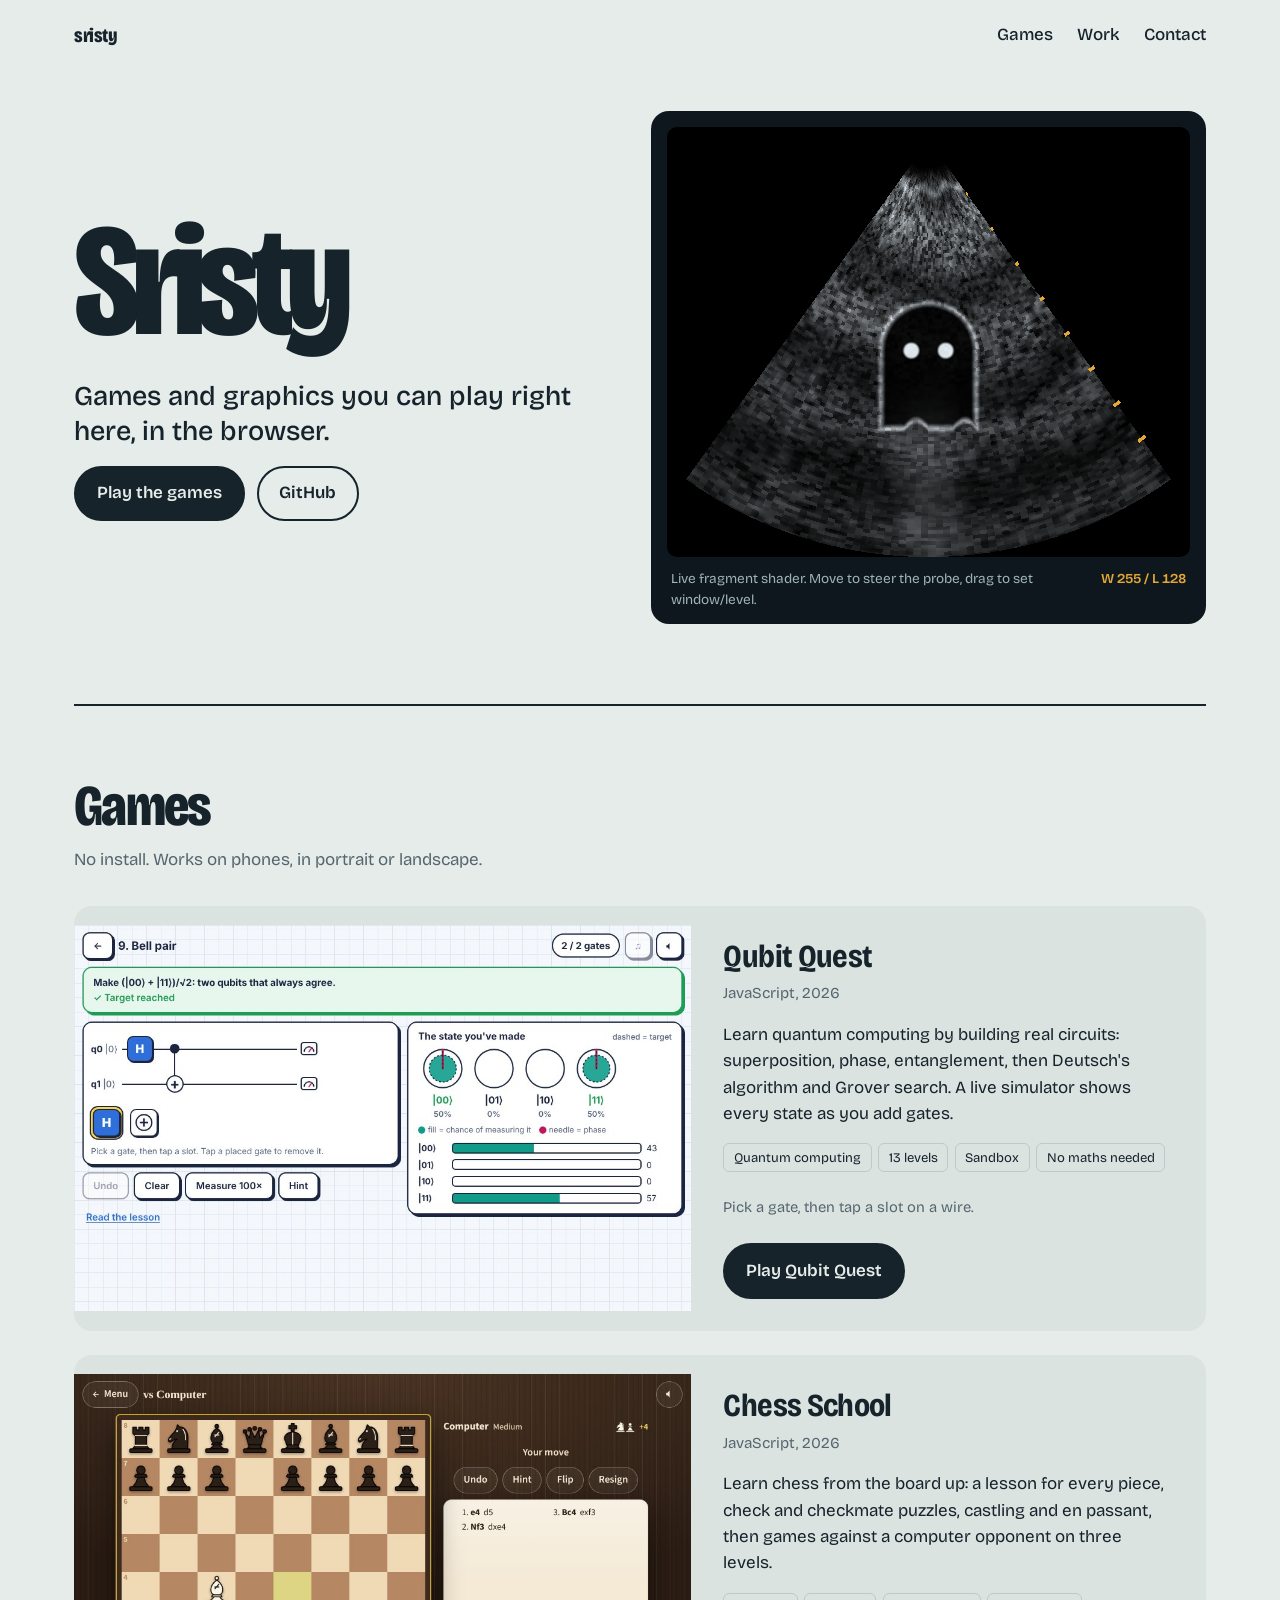
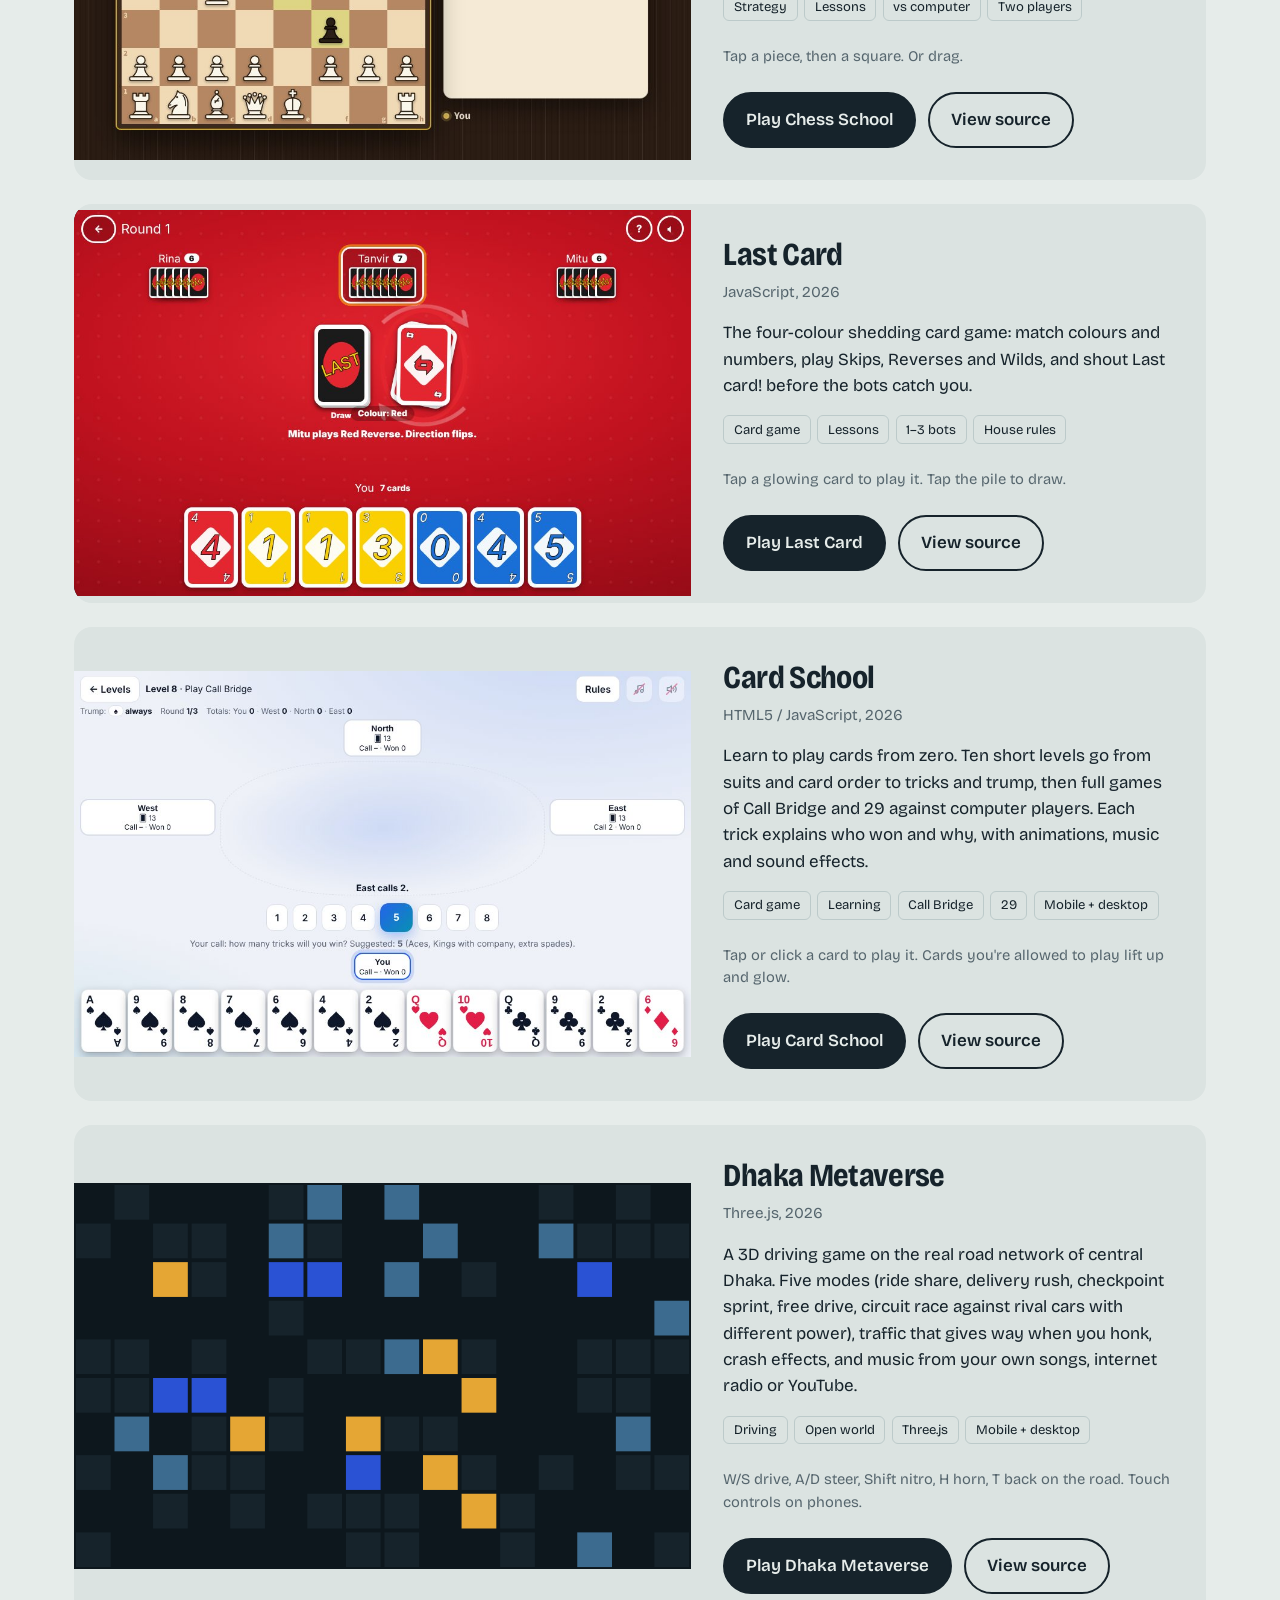
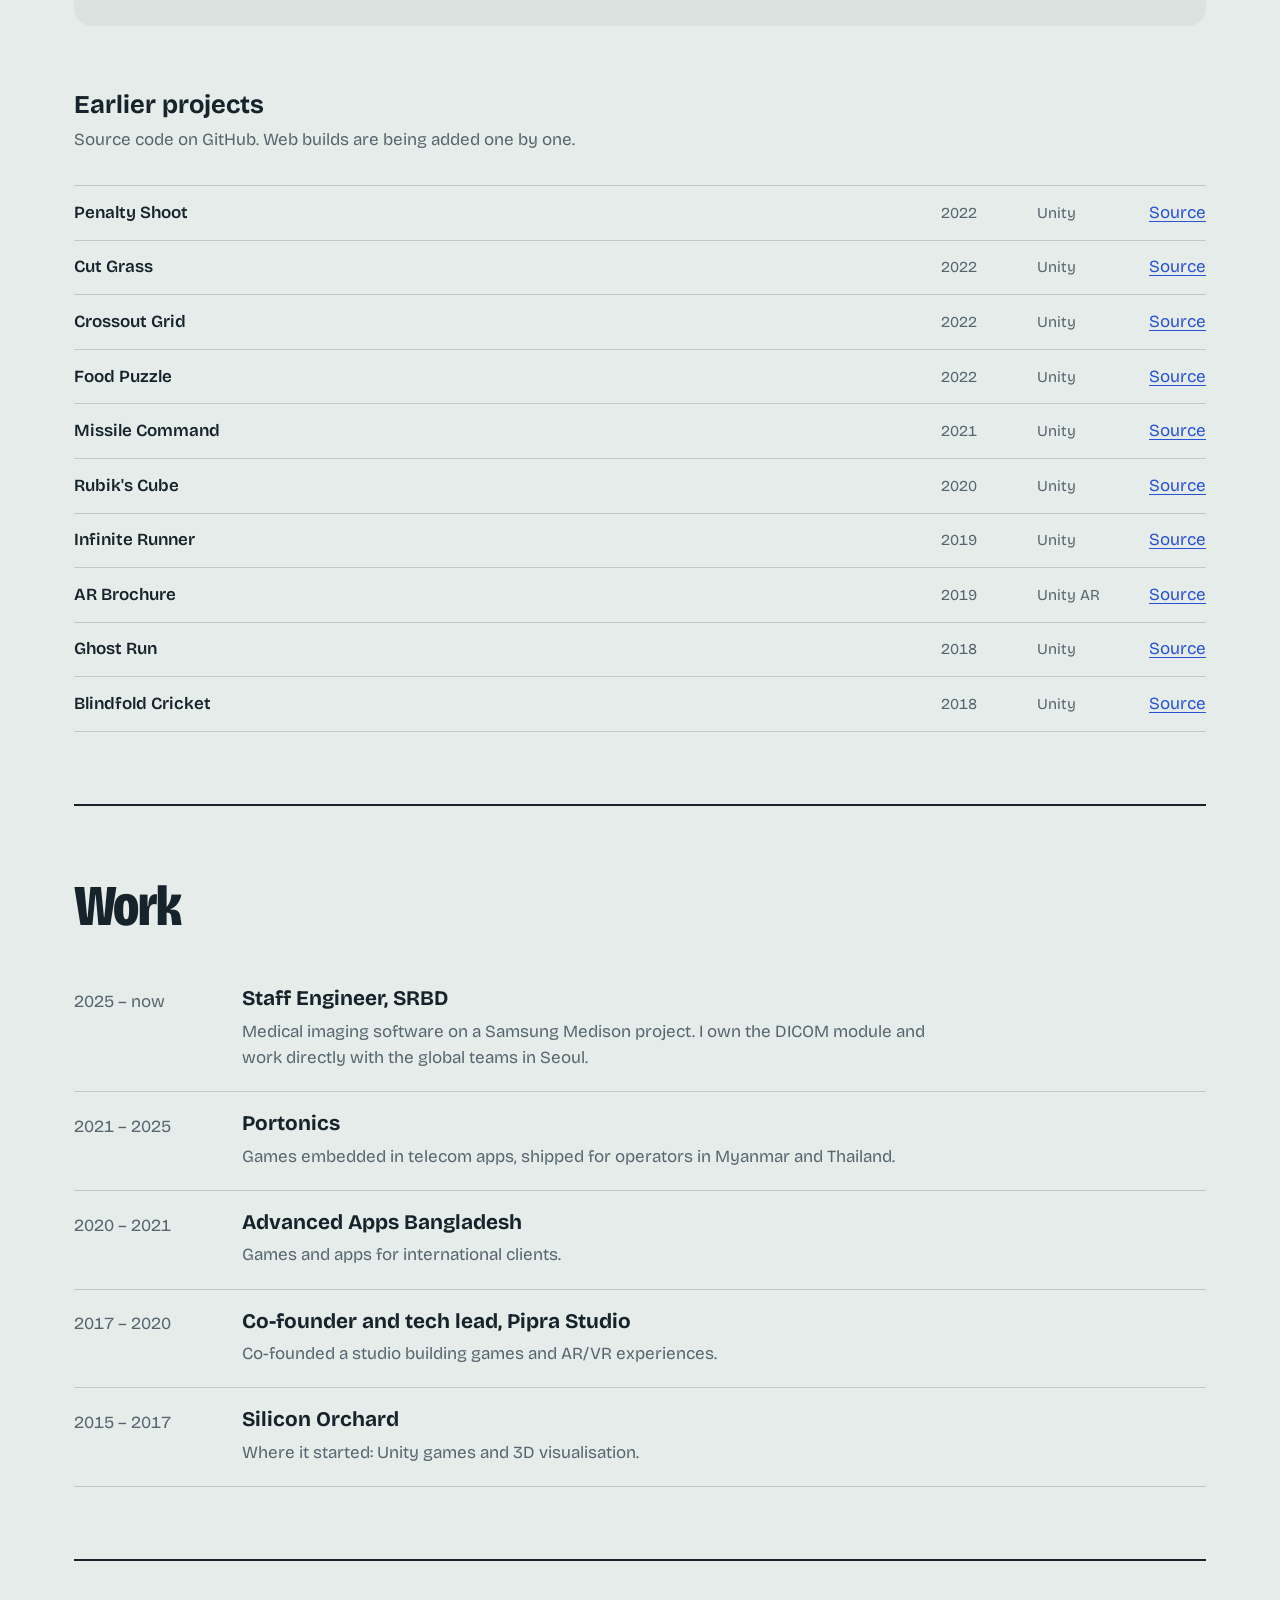
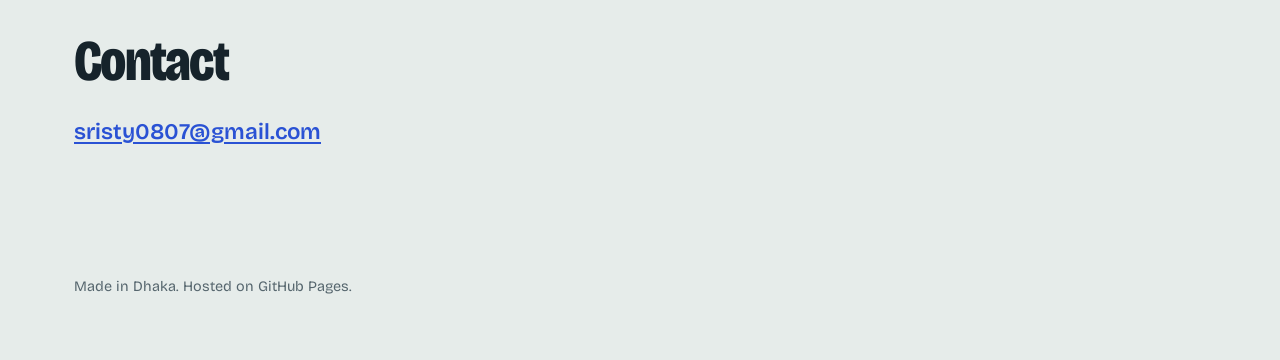
<file: index.html>
<!DOCTYPE html>
<html lang="en">
<head>
<meta charset="utf-8">
<meta name="viewport" content="width=device-width, initial-scale=1">
<title>Sristy</title>
<meta name="description" content="Chess, Call Bridge, 29, Last Card, quantum computing puzzles and a 3D drive through Dhaka. Tap and play. No install.">
<meta name="theme-color" content="#0d171d">
<link rel="canonical" href="https://sristy0807.github.io/sristy/">
<meta property="og:type" content="website">
<meta property="og:site_name" content="Sristy">
<meta property="og:title" content="Sristy">
<meta property="og:description" content="Chess, Call Bridge, 29, Last Card, quantum computing puzzles and a 3D drive through Dhaka. Tap and play. No install.">
<meta property="og:url" content="https://sristy0807.github.io/sristy/">
<meta property="og:image" content="https://sristy0807.github.io/sristy/assets/og.jpg">
<meta property="og:image:width" content="1200">
<meta property="og:image:height" content="630">
<meta property="og:image:alt" content="Sristy: games you can play right in your browser.">
<meta name="twitter:card" content="summary_large_image">
<meta name="twitter:title" content="Sristy">
<meta name="twitter:description" content="Chess, Call Bridge, 29, Last Card, quantum computing puzzles and a 3D drive through Dhaka. Tap and play. No install.">
<meta name="twitter:image" content="https://sristy0807.github.io/sristy/assets/og.jpg">
<link rel="preconnect" href="https://fonts.googleapis.com">
<link rel="preconnect" href="https://fonts.gstatic.com" crossorigin>
<link href="https://fonts.googleapis.com/css2?family=Bricolage+Grotesque:opsz,wdth,wght@12..96,75..100,400..800&display=swap" rel="stylesheet">
<link rel="stylesheet" href="assets/style.css">
</head>
<body>
<a class="skip" href="#games">Skip to games</a>

<header class="top">
  <a class="mark" href="#">sristy</a>
  <nav aria-label="Sections">
    <a href="#games">Games</a>
    <a href="#work">Work</a>
    <a href="#contact">Contact</a>
  </nav>
</header>

<main>
  <section class="hero">
    <div class="hero-text">
      <h1 id="c-name">Sristy</h1>
      <p class="lede">Games and graphics you can play right here, in the browser.</p>
      <div class="actions">
        <a class="btn primary" href="#games">Play the games</a>
        <a class="btn" href="https://github.com/sristy0807" rel="me">GitHub</a>
      </div>
    </div>

    <figure class="scan" aria-label="Interactive shader: a simulated ultrasound scan. Drag to change window and level.">
      <canvas id="scan" width="560" height="460"></canvas>
      <figcaption>
        <span>Live fragment shader. Move to steer the probe, drag to set window/level.</span>
        <output id="wl">W 255 / L 128</output>
      </figcaption>
    </figure>
  </section>

  <section id="games" class="games" aria-labelledby="games-h">
    <h2 id="games-h">Games</h2>
    <p class="section-intro">No install. Works on phones, in portrait or landscape.</p>
    <div id="featured" class="featured"></div>

    <h3 class="archive-h">Earlier projects</h3>
    <p class="section-intro">Source code on GitHub. Web builds are being added one by one.</p>
    <ul id="archive" class="archive"></ul>
  </section>

  <section id="work" class="work" aria-labelledby="work-h">
    <h2 id="work-h">Work</h2>
    <ol class="timeline" id="c-work">
      <li>
        <span class="when">2025 – now</span>
        <div>
          <h3>Staff Engineer, SRBD</h3>
          <p>Medical imaging software on a Samsung Medison project. I own the DICOM module and work directly with the global teams in Seoul.</p>
        </div>
      </li>
      <li>
        <span class="when">2021 – 2025</span>
        <div>
          <h3>Portonics</h3>
          <p>Games embedded in telecom apps, shipped for operators in Myanmar and Thailand.</p>
        </div>
      </li>
      <li>
        <span class="when">2020 – 2021</span>
        <div>
          <h3>Advanced Apps Bangladesh</h3>
          <p>Games and apps for international clients.</p>
        </div>
      </li>
      <li>
        <span class="when">2017 – 2020</span>
        <div>
          <h3>Co-founder and tech lead, Pipra Studio</h3>
          <p>Co-founded a studio building games and AR/VR experiences.</p>
        </div>
      </li>
      <li>
        <span class="when">2015 – 2017</span>
        <div>
          <h3>Silicon Orchard</h3>
          <p>Where it started: Unity games and 3D visualisation.</p>
        </div>
      </li>
    </ol>

  </section>

  <section id="contact" class="contact" aria-labelledby="contact-h">
    <h2 id="contact-h">Contact</h2>
    <ul class="links" id="c-links">
      <li><a href="https://github.com/sristy0807" rel="me">github.com/sristy0807</a></li>
      <!-- Add yours:
      <li><a href="mailto:you@example.com">you@example.com</a></li>
      <li><a href="https://www.linkedin.com/in/your-handle/">LinkedIn</a></li>
      -->
    </ul>
  </section>
</main>

<footer class="foot">
  <p id="c-footer">Made in Dhaka. Hosted on GitHub Pages.</p>
</footer>

<script src="assets/scan.js"></script>
<script src="assets/main.js"></script>
</body>
</html>
</file>
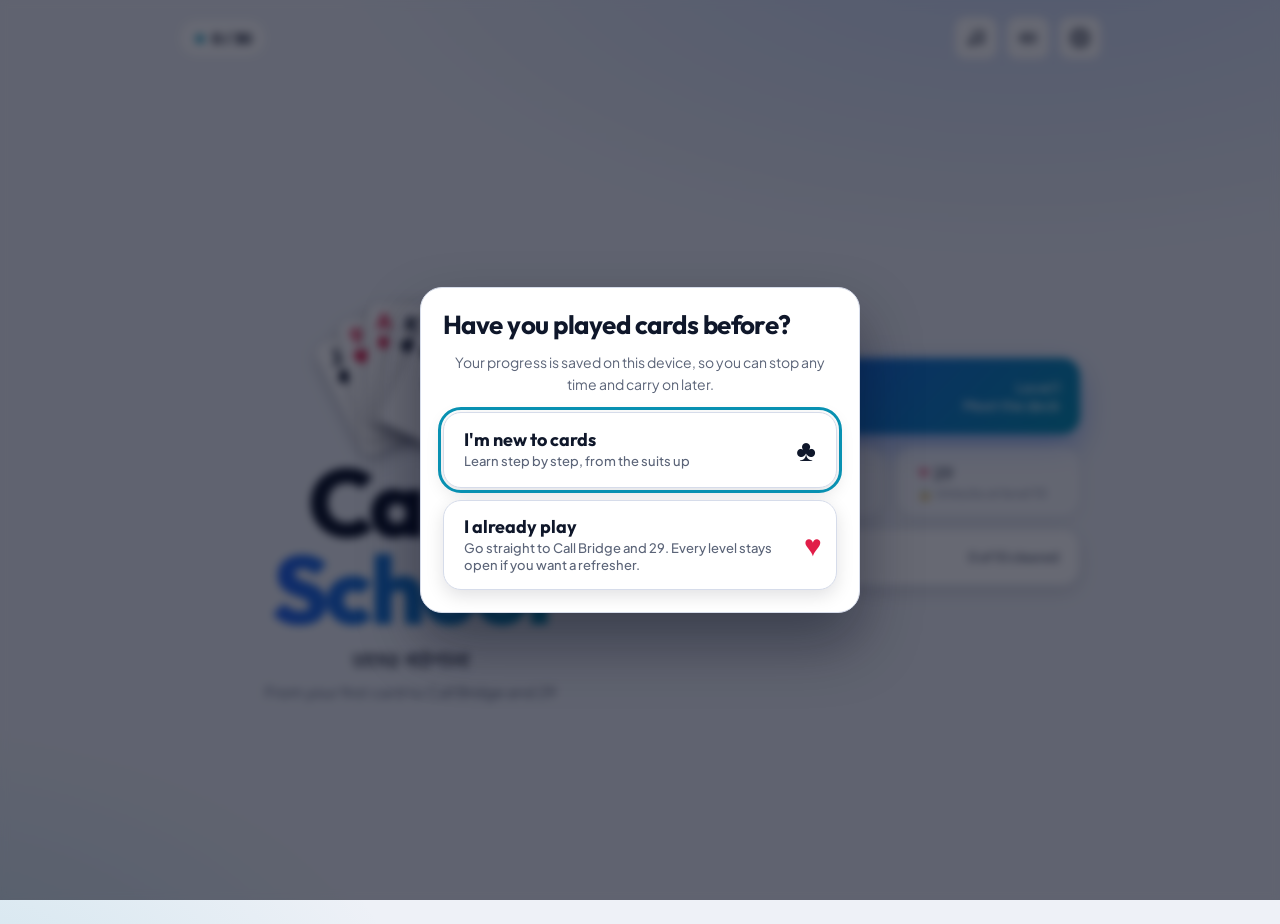
<file: games/card-school/index.html>
<!DOCTYPE html>
<html lang="en">
<head>
<meta charset="utf-8">
<meta name="viewport" content="width=device-width,initial-scale=1">
<title>Card School</title>
<link rel="preconnect" href="https://fonts.googleapis.com">
<link href="https://fonts.googleapis.com/css2?family=Outfit:wght@500;700;800&family=Plus+Jakarta+Sans:wght@400;600;700&family=Hind+Siliguri:wght@500;600&display=swap" rel="stylesheet">
<style>
/* VOICE: modern, calm, game-app polish — encouraging feedback that you feel
   IDEA: a sleek digital card table, like a premium mobile card app
   PICTURE: crisp white cards floating on a deep ink table with a soft cyan glow
   COLOUR and TYPE: ink/slate ground, electric blue-cyan accent, mint = right, rose = wrong; Outfit display, Plus Jakarta Sans body, Hind Siliguri for Bangla
   LAYOUT: level path on home, single-column lessons, table grid with seats around a trick ring */
:root{color-scheme:light dark;
 --bg:light-dark(#eef1f7,#0c0f17);--bg2:light-dark(#dfe5f0,#141a26);
 --surface:light-dark(#ffffff,#171d2b);--surface2:light-dark(#f4f6fb,#1f2738);--line:light-dark(#d6dcea,#2a3347);
 --ink:light-dark(#0f172a,#e8ecf5);--muted:light-dark(#5b6478,#94a0b8);
 --accent:light-dark(#2563eb,#4f8cff);--accent2:light-dark(#0891b2,#22d3ee);--onaccent:#ffffff;
 --good:light-dark(#059669,#34d399);--bad:light-dark(#e11d48,#fb7185);
 --card:#ffffff;--red:#e11d48;--cw:clamp(42px,calc((100vw - 36px)/8),70px)}
:root[data-theme=light]{color-scheme:light}:root[data-theme=dark]{color-scheme:dark}
*{box-sizing:border-box;min-width:0}
body{margin:0;min-height:100vh;color:var(--ink);font:16px/1.55 "Plus Jakarta Sans","Hind Siliguri",system-ui,sans-serif;background:radial-gradient(1200px 600px at 80% -10%,color-mix(in srgb,var(--accent) 18%,transparent),transparent 60%),radial-gradient(900px 500px at -10% 110%,color-mix(in srgb,var(--accent2) 14%,transparent),transparent 60%),var(--bg) fixed;overflow-x:clip}
#app{max-width:920px;margin:0 auto;padding:16px max(3vw,12px) 40px}
button{font:inherit;color:inherit;cursor:pointer}
button:focus-visible{outline:3px solid var(--accent2);outline-offset:2px}
h1,h2,.prompt,.num,.sname,.primary,.group{font-family:"Outfit","Hind Siliguri",sans-serif}
h1,h2{line-height:1.05;margin:.2em 0;text-wrap:balance;letter-spacing:-.02em}
h1{font-size:clamp(38px,6vw,52px);font-weight:800}
h1 span{background:linear-gradient(90deg,var(--accent),var(--accent2));-webkit-background-clip:text;background-clip:text;color:transparent}
h2{font-size:clamp(26px,4vw,34px);font-weight:700}
.hero{display:grid;grid-template-columns:minmax(0,1.2fr) minmax(0,1fr);gap:16px;align-items:center;margin-bottom:12px}
.hero p{color:var(--muted);max-width:52ch;margin:.3em 0}
.hero p b{color:var(--ink)}
.fan{position:relative;height:calc(var(--cw)*2.1);display:flex;justify-content:center;align-items:flex-end}
.fan .card{position:absolute;bottom:0;transform-origin:50% 120%;animation:fanIn .6s cubic-bezier(.2,.9,.3,1.3) backwards}
.fan .card:nth-child(2){animation-delay:.06s}.fan .card:nth-child(3){animation-delay:.12s}.fan .card:nth-child(4){animation-delay:.18s}.fan .card:nth-child(5){animation-delay:.24s}
@keyframes fanIn{from{opacity:0;translate:0 30px}}
/* cards */
.card{width:var(--cw);height:calc(var(--cw)*1.4);background:var(--card);border-radius:calc(var(--cw)*.14);box-shadow:0 1px 0 rgba(15,23,42,.08),0 6px 16px rgba(2,6,23,.28);border:1px solid rgba(15,23,42,.08);position:relative;color:#0f172a;font-family:"Outfit",sans-serif;font-weight:700;flex:none;user-select:none;transition:transform .18s,box-shadow .18s,filter .18s}
.card.red{color:var(--red)}
.card .tl,.card .br{position:absolute;font-size:calc(var(--cw)*.25);line-height:.95;text-align:center}
.card .tl{top:6%;left:9%}.card .br{bottom:6%;right:9%;transform:rotate(180deg)}
.card .mid{position:absolute;inset:0;display:grid;place-items:center}
.card .sv{display:block;fill:currentColor}
.card .tl .sv,.card .br .sv{width:calc(var(--cw)*.19);height:calc(var(--cw)*.19);margin:2px auto 0}
.card .mid .sv{width:calc(var(--cw)*.46);height:calc(var(--cw)*.46)}
.card.sm{--cw:40px}
.card.back{background:linear-gradient(135deg,var(--accent),var(--accent2));border:3px solid #fff}
.crow{display:flex;flex-wrap:wrap;gap:6px;margin:8px 0;align-items:flex-end}
/* home */
.group{margin:24px 0 8px;font-weight:700;color:var(--accent);font-size:15px;display:flex;align-items:center;gap:10px}
.group::after{content:"";flex:1;height:1px;background:var(--line)}
.path{display:grid;grid-template-columns:repeat(auto-fill,minmax(150px,1fr));gap:10px}
.tile{background:var(--surface);border:1px solid var(--line);border-radius:18px;padding:14px;text-align:left;display:grid;gap:4px;min-height:122px;box-shadow:0 4px 14px rgba(2,6,23,.08);transition:transform .2s,border-color .2s,box-shadow .2s}
.tile:hover:not(:disabled){border-color:var(--accent);transform:translateY(-3px);box-shadow:0 10px 24px color-mix(in srgb,var(--accent) 25%,transparent)}
.tile .num{font-size:28px;font-weight:800;line-height:1;color:var(--accent)}
.tile .tt{font-weight:700;line-height:1.25}
.stars,.tile .stars{color:var(--accent2);letter-spacing:2px}
.tile.locked{opacity:.45;cursor:not-allowed;box-shadow:none}
footer{margin-top:28px;color:var(--muted);font-size:14px;display:flex;justify-content:space-between;gap:10px;flex-wrap:wrap}
.btn.icon{width:44px;padding:0;display:grid;place-items:center}.btn.icon.off{opacity:.45;position:relative}.btn.icon.off::after{content:"";position:absolute;width:26px;height:2px;background:var(--bad);transform:rotate(-45deg)}
.homebar{display:flex;gap:8px;justify-content:flex-end}
.link{background:none;border:0;text-decoration:underline;color:var(--muted);padding:8px 0}
/* panels */
.topbar{display:flex;align-items:center;gap:10px;margin-bottom:12px;flex-wrap:wrap}
.topbar .grow{flex:1}
.btn{background:var(--surface);border:1px solid var(--line);border-radius:12px;padding:8px 14px;min-height:44px;font-weight:600;transition:transform .12s,border-color .15s}
.btn:hover{border-color:var(--accent)}
.btn:active,.primary:active{transform:scale(.96)}
.primary{background:linear-gradient(135deg,var(--accent),var(--accent2));color:var(--onaccent);border:0;border-radius:14px;padding:10px 22px;font-weight:700;min-height:48px;font-size:17px;box-shadow:0 8px 20px color-mix(in srgb,var(--accent) 35%,transparent);transition:transform .12s}
.panel{background:var(--surface);border:1px solid var(--line);border-radius:22px;padding:clamp(16px,3vw,28px);margin-bottom:14px;box-shadow:0 10px 30px rgba(2,6,23,.1);animation:rise .35s ease-out}
@keyframes rise{from{opacity:0;translate:0 12px}}
.lesson p{max-width:66ch}
.tip{background:color-mix(in srgb,var(--accent2) 12%,transparent);border-left:4px solid var(--accent2);padding:10px 14px;border-radius:10px}
table.suits{border-collapse:collapse;margin:8px 0}
table.suits td{padding:4px 12px 4px 0}
.big{font-size:30px;line-height:1}
.redt{color:var(--red)}
.bn{color:var(--muted);font-family:"Hind Siliguri",sans-serif}
/* quiz */
.dots{display:flex;gap:6px;flex-wrap:wrap}
.dot{width:12px;height:12px;border-radius:50%;background:var(--line);transition:background .3s}
.dot.g{background:var(--good)}.dot.r{background:var(--bad)}.dot.now{background:var(--accent);box-shadow:0 0 0 4px color-mix(in srgb,var(--accent) 25%,transparent)}
.prompt{font-size:22px;font-weight:700;margin:0 0 12px}
.show{display:flex;gap:10px;align-items:center;margin-bottom:12px}
.lbl,.clabel{font-size:13px;color:var(--muted);text-align:center}
.choices{display:flex;flex-wrap:wrap;gap:10px}
.choice{background:var(--surface2);border:2px solid var(--line);border-radius:14px;padding:10px 16px;min-height:48px;font-weight:600;transition:transform .15s,border-color .15s,background .2s}
.choice:hover:not(:disabled){border-color:var(--accent);transform:translateY(-2px)}
.cardrow .choice{background:none;border-color:transparent;padding:4px;display:grid;gap:4px;justify-items:center}
.choice:disabled{cursor:default}
.choice.right{border-color:var(--good);background:color-mix(in srgb,var(--good) 16%,transparent)}
.choice.wrong{border-color:var(--bad);background:color-mix(in srgb,var(--bad) 16%,transparent)}
.choice.dim{opacity:.4}
.choice.pop{animation:pop .55s cubic-bezier(.2,1.6,.4,1)}
.choice.shake{animation:shake .5s}
.choice.right .card{box-shadow:0 0 0 3px var(--good),0 0 24px color-mix(in srgb,var(--good) 60%,transparent)}
.choice.wrong .card{box-shadow:0 0 0 3px var(--bad)}
@keyframes pop{0%{transform:scale(1)}35%{transform:scale(1.18)}60%{transform:scale(.95)}100%{transform:scale(1)}}
@keyframes shake{0%,100%{transform:translateX(0)}15%,55%{transform:translateX(-10px) rotate(-2deg)}35%,75%{transform:translateX(10px) rotate(2deg)}}
.panel.flash-good{animation:flashG .7s}.panel.flash-bad{animation:flashB .7s}
@keyframes flashG{0%{box-shadow:0 0 0 0 color-mix(in srgb,var(--good) 70%,transparent)}100%{box-shadow:0 0 0 22px transparent}}
@keyframes flashB{0%{box-shadow:0 0 0 0 color-mix(in srgb,var(--bad) 70%,transparent)}100%{box-shadow:0 0 0 22px transparent}}
.explain{margin:14px 0;padding:12px 16px;border-radius:14px;display:flex;gap:12px;align-items:flex-start;animation:slideIn .35s cubic-bezier(.2,.9,.3,1.2)}
.explain .ic{flex:none;width:30px;height:30px;border-radius:50%;display:grid;place-items:center;color:#fff;font-weight:800}
.explain.ok{background:color-mix(in srgb,var(--good) 14%,transparent)}.explain.ok .ic{background:var(--good)}
.explain.no{background:color-mix(in srgb,var(--bad) 14%,transparent)}.explain.no .ic{background:var(--bad)}
@keyframes slideIn{from{opacity:0;transform:translateY(-8px) scale(.97)}}
.burst{position:fixed;width:9px;height:9px;border-radius:2px;pointer-events:none;z-index:20;animation:burst .9s cubic-bezier(.1,.7,.3,1) forwards}
@keyframes burst{to{transform:translate(var(--dx),var(--dy)) rotate(var(--rot));opacity:0}}
.floatxt{position:fixed;z-index:21;pointer-events:none;font:800 22px "Outfit",sans-serif;animation:floatUp 1s ease-out forwards}
@keyframes floatUp{from{transform:translate(-50%,0);opacity:1}to{transform:translate(-50%,-60px);opacity:0}}
/* table */
.info{display:flex;flex-wrap:wrap;gap:6px 14px;font-size:14px;color:var(--muted)}
.info b{color:var(--ink)}
.trumpchip{background:var(--card);color:#0f172a;border:1px solid var(--line);border-radius:8px;padding:0 8px;font-weight:800}
.trumpchip.red{color:var(--red)}
.board{display:grid;grid-template-columns:minmax(0,1fr) minmax(0,2.4fr) minmax(0,1fr);grid-template-areas:". n ." "w c e";gap:8px;align-items:center;margin:8px 0}
.seat{background:var(--surface);border:2px solid var(--line);border-radius:14px;padding:6px 8px;text-align:center;font-size:13px;transition:border-color .2s,box-shadow .2s}
.seat.turn{border-color:var(--accent);box-shadow:0 0 0 4px color-mix(in srgb,var(--accent) 22%,transparent);animation:breathe 1.6s ease-in-out infinite}
@keyframes breathe{50%{box-shadow:0 0 0 8px color-mix(in srgb,var(--accent) 10%,transparent)}}
.s1{grid-area:w}.s2{grid-area:n;justify-self:center;min-width:130px}.s3{grid-area:e}
.sname{font-weight:700;font-size:16px}
.pt{background:var(--surface2);border:1px solid var(--line);border-radius:6px;padding:0 6px;font-size:12px;font-weight:600}
.bidtag{background:var(--accent);border-color:var(--accent);color:#fff}
.center{grid-area:c;position:relative;height:calc(var(--cw)*3.3);border-radius:50%;background:radial-gradient(ellipse,color-mix(in srgb,var(--accent) 16%,transparent),transparent 70%);border:1px dashed var(--line)}
.slot{position:absolute;animation:deal .3s cubic-bezier(.2,.9,.3,1.2)}
@keyframes deal{from{opacity:0;scale:.6}}
.slot0{left:50%;bottom:2%;transform:translateX(-50%)}
.slot2{left:50%;top:2%;transform:translateX(-50%)}
.slot1{left:6%;top:50%;transform:translateY(-50%)}
.slot3{right:6%;top:50%;transform:translateY(-50%)}
.slot.win .card{box-shadow:0 0 0 3px var(--accent2),0 0 26px var(--accent2);animation:pop .5s cubic-bezier(.2,1.6,.4,1)}
.slot.win.mine .card{box-shadow:0 0 0 3px var(--good),0 0 26px var(--good)}
.slot.lead .card::after{content:"lead";position:absolute;top:-18px;left:50%;transform:translateX(-50%);font-size:11px;color:var(--accent);font-weight:700;font-family:"Plus Jakarta Sans",sans-serif}
.msg{min-height:28px;text-align:center;font-weight:700}
.msg.warn{color:var(--bad);animation:shake .45s}
.explainbar{text-align:center;color:var(--muted);font-size:14px;min-height:24px}
.youbar{display:flex;justify-content:space-between;align-items:center;gap:8px;flex-wrap:wrap;margin-top:6px}
.youbar .seat{display:inline-block}
.hand{display:flex;justify-content:center;padding:18px 0 8px;overflow-x:auto}
.hand .card{margin-left:calc(var(--cw)*-.42)}
.hand .card:first-child{margin-left:0}
.hand .card.ok{transform:translateY(-14px);box-shadow:0 0 0 2px var(--accent),0 10px 20px color-mix(in srgb,var(--accent) 35%,transparent);cursor:pointer}
.hand .card.ok:hover{transform:translateY(-24px)}
.hand .card.no{filter:grayscale(.5) brightness(.7)}
.hand .card.shake{animation:shake .45s;box-shadow:0 0 0 3px var(--bad)}
.actions{display:flex;flex-wrap:wrap;gap:8px;justify-content:center;align-items:center;margin:6px 0}
.hint{width:100%;text-align:center;color:var(--muted);font-size:14px}
.overlay{position:fixed;inset:0;background:rgba(2,6,23,.6);backdrop-filter:blur(4px);display:grid;place-items:center;padding:16px;z-index:5;animation:fade .25s}
@keyframes fade{from{opacity:0}}
.modal{background:var(--surface);border:1px solid var(--line);border-radius:22px;padding:22px;max-width:560px;width:100%;max-height:90vh;overflow:auto;box-shadow:0 30px 60px rgba(2,6,23,.4);animation:modalIn .4s cubic-bezier(.2,.9,.3,1.25)}
@keyframes modalIn{from{opacity:0;transform:scale(.9) translateY(20px)}}
.modal table{width:100%;border-collapse:collapse;margin:8px 0}
.modal td,.modal th{padding:6px;text-align:right;border-bottom:1px solid var(--line)}
.modal td:first-child,.modal th:first-child{text-align:left}
.bigstars{font-size:36px;color:var(--accent2);letter-spacing:6px}
.bigstars span{display:inline-block;animation:starIn .5s cubic-bezier(.2,1.6,.4,1) backwards}
.bigstars span:nth-child(2){animation-delay:.15s}.bigstars span:nth-child(3){animation-delay:.3s}
@keyframes starIn{from{transform:scale(0) rotate(-90deg);opacity:0}}
.seat.got{animation:gotPop .7s cubic-bezier(.2,1.6,.4,1)}
@keyframes gotPop{30%{transform:scale(1.14);border-color:var(--good);box-shadow:0 0 0 8px color-mix(in srgb,var(--good) 30%,transparent)}}
.flyer{position:fixed;z-index:15;pointer-events:none;margin:0!important}
.stackbadge{position:fixed;z-index:16;pointer-events:none;font:700 13px "Outfit",sans-serif;color:var(--good)}
@media(max-width:600px){.hero{grid-template-columns:1fr}.fan{height:calc(var(--cw)*1.9)}.board{grid-template-columns:minmax(0,1fr) minmax(0,2fr) minmax(0,1fr)}.seat{font-size:12px;padding:4px}.sname{font-size:14px}.s2{min-width:0}}
/* ===== game menu ===== */
body.scr-home #app,body.scr-levels #app{max-width:1000px}
.menu{min-height:calc(100dvh - 32px);display:flex;flex-direction:column}
.menubar{display:flex;align-items:center;gap:8px}
.menubar .grow,.grow{flex:1}
.chip{display:inline-flex;align-items:center;gap:6px;background:var(--surface);border:1px solid var(--line);border-radius:999px;padding:6px 14px;font:700 15px "Outfit",sans-serif;min-height:40px}
.chip .st{color:var(--accent2)}
.menumain{flex:1;display:grid;grid-template-columns:1fr;align-content:center;justify-items:center;gap:clamp(16px,4vh,36px);padding:12px 0}
.brand{text-align:center;display:grid;justify-items:center}
.brand .fan{--cw:clamp(52px,15vw,88px);width:calc(var(--cw)*4);margin-bottom:clamp(10px,3vh,24px)}
.logo{font:800 clamp(52px,14vw,96px)/.9 "Outfit",sans-serif;letter-spacing:-.04em;margin:.1em 0 .15em}
.logo span{background:linear-gradient(90deg,var(--accent),var(--accent2));-webkit-background-clip:text;background-clip:text;color:transparent}
.tag{margin:0;color:var(--muted);font-size:15px}
.tag .bn{display:block;font-size:20px;color:var(--ink);margin-bottom:2px}
.menubtns{display:grid;gap:12px;width:min(100%,380px)}
.mbtn{display:flex;align-items:center;justify-content:space-between;gap:12px;background:var(--surface);border:1px solid var(--line);border-radius:18px;padding:14px 20px;min-height:58px;font:700 19px "Outfit",sans-serif;text-align:left;box-shadow:0 6px 18px rgba(2,6,23,.12);transition:transform .12s,border-color .15s}
.mbtn small{font:600 13px "Plus Jakarta Sans",sans-serif;color:var(--muted)}
.mbtn:hover:not(:disabled){border-color:var(--accent)}
.mbtn:active:not(:disabled){transform:scale(.97)}
.mbtn:disabled{opacity:.5;cursor:not-allowed}
.mbtn.play{background:linear-gradient(135deg,var(--accent),var(--accent2));color:#fff;border:0;min-height:76px;font-size:28px;box-shadow:0 12px 30px color-mix(in srgb,var(--accent) 45%,transparent);animation:glow 2.4s ease-in-out infinite}
.mbtn.play small{color:rgba(255,255,255,.85);font-size:14px;text-align:right}
@keyframes glow{50%{box-shadow:0 12px 40px color-mix(in srgb,var(--accent2) 60%,transparent)}}
.quick{display:grid;grid-template-columns:1fr 1fr;gap:12px}
.quick .mbtn{flex-direction:column;align-items:flex-start;justify-content:center;gap:0;font-size:18px}
.suitic{font-size:22px;line-height:1}
/* settings */
.setrow{display:flex;align-items:center;justify-content:space-between;gap:12px;padding:12px 0;border-bottom:1px solid var(--line)}
.toggle{width:56px;height:32px;border-radius:999px;border:0;background:var(--line);position:relative;transition:background .2s;flex:none}
.toggle::after{content:"";position:absolute;top:4px;left:4px;width:24px;height:24px;border-radius:50%;background:#fff;transition:transform .2s;box-shadow:0 1px 3px rgba(0,0,0,.3)}
.toggle[aria-pressed=true]{background:var(--accent)}
.toggle[aria-pressed=true]::after{transform:translateX(24px)}
.seg{display:flex;background:var(--surface2);border:1px solid var(--line);border-radius:12px;padding:3px}
.seg button{border:0;background:none;border-radius:9px;padding:6px 12px;font-weight:600;min-height:36px}
.seg button[aria-pressed=true]{background:var(--surface);box-shadow:0 1px 4px rgba(2,6,23,.15);color:var(--accent)}
.danger{color:var(--bad)!important}
/* level map */
.chapter{background:var(--surface);border:1px solid var(--line);border-radius:22px;padding:16px clamp(12px,3vw,24px) 18px;margin-bottom:14px;box-shadow:0 8px 24px rgba(2,6,23,.08)}
.chap{display:flex;align-items:center;gap:10px;font:700 20px "Outfit",sans-serif;margin:0 0 14px}
.chap .suitic{width:38px;height:38px;border-radius:12px;display:grid;place-items:center;background:var(--card);color:#0f172a;border:1px solid var(--line)}
.chap .suitic.red{color:var(--red)}
.chap small{margin-left:auto;font:600 14px "Plus Jakarta Sans",sans-serif;color:var(--muted)}
.track{display:grid;grid-template-columns:repeat(var(--k),minmax(0,1fr));position:relative;gap:6px}
.track::before{content:"";position:absolute;left:calc(50%/var(--k));right:calc(50%/var(--k));top:32px;height:4px;border-radius:2px;background:var(--line)}
.node{background:none;border:0;padding:0;display:grid;justify-items:center;gap:6px;position:relative;text-align:center}
.disc{width:64px;height:64px;border-radius:50%;display:grid;place-items:center;font:800 24px "Outfit",sans-serif;background:var(--surface2);border:3px solid var(--line);position:relative;z-index:1;transition:transform .15s}
.node.done .disc{background:linear-gradient(135deg,var(--accent),var(--accent2));color:#fff;border-color:transparent}
.node.now .disc{background:var(--surface);border-color:var(--accent);color:var(--accent);animation:breathe 1.6s ease-in-out infinite;box-shadow:0 0 0 6px color-mix(in srgb,var(--accent) 20%,transparent)}
.node.locked{cursor:not-allowed}.node.locked .disc{opacity:.55;font-size:20px}
.node:hover:not(:disabled) .disc{transform:scale(1.08)}
.node .nt{font-weight:700;font-size:13px;line-height:1.2;max-width:12ch}
.node .stars{font-size:13px;letter-spacing:1px}
.node.locked .nt{color:var(--muted)}
@media(min-width:760px),(orientation:landscape) and (max-height:560px){
  .menumain{grid-template-columns:1.1fr 1fr;align-items:center;justify-items:stretch}
  .brand{justify-items:center}
  .menubtns{justify-self:center}
}
@media(orientation:landscape) and (max-height:560px){
  .menu{min-height:calc(100dvh - 20px)}
  .brand .fan{--cw:clamp(40px,11vh,64px)}
  .logo{font-size:clamp(40px,12vh,72px)}
  .mbtn{min-height:46px;padding:8px 16px;font-size:17px}
  .mbtn.play{min-height:58px;font-size:24px}
  .menubtns{gap:8px}.quick{gap:8px}
  .tag .bn{font-size:17px}
}
/* ===== responsive table (portrait + landscape) ===== */
body.scr-table{overflow:hidden}
body.scr-table #app{max-width:1200px;height:100dvh;padding:8px max(env(safe-area-inset-right),10px) max(env(safe-area-inset-bottom),6px) max(env(safe-area-inset-left),10px)}
.tbl{height:100%;display:flex;flex-direction:column;gap:4px}
.tbl .topbar{margin:0;flex-wrap:nowrap}
.tbl .topbar .grow{white-space:nowrap;overflow:hidden;text-overflow:ellipsis;font-size:15px}
.tbl .info{flex-wrap:nowrap;overflow-x:auto;white-space:nowrap;scrollbar-width:none;font-size:13px}
.tbl .info::-webkit-scrollbar{display:none}
.tbl .info>span{flex:none}
.tbl{position:relative}
.tbl .board{flex:1;min-height:0;margin:0;grid-template-rows:auto minmax(0,1fr)}
.tbl .center{height:auto;align-self:stretch;min-height:calc(var(--cw)*3);max-height:calc(var(--cw)*4.4);margin:auto 0;width:100%;border-radius:40%}
.tbl .seat{font-size:12px;padding:4px 6px;line-height:1.3}
.tbl .sname{font-size:14px}
.status{min-height:42px;display:grid;align-content:center}
.tbl .msg{min-height:0;font-size:15px;line-height:1.3}
.tbl .explainbar{min-height:0;font-size:13px;line-height:1.3}
.tbl .actions{margin:0}
.tbl .actions:empty{display:none}
.mine{display:flex;flex-direction:column;align-items:stretch}
.mine .youbar{margin:0;justify-content:center}
.tbl .hand{container-type:inline-size;padding:16px 0 2px;overflow:visible;justify-content:center}
.tbl .hand .card,.tbl .hand .card:first-child{margin-left:0}
.tbl .hand .card+.card{margin-left:min(4px,calc((100cqw - 4px - var(--n)*var(--cw))/max(var(--n) - 1,1)))}
.tbl .hand .card.ok:hover{transform:translateY(-14px)}
@media(hover:hover){.tbl .hand .card.ok:hover{transform:translateY(-22px)}}
.backlbl{display:inline}
@media(max-width:600px){
  .backlbl{display:none}
  .tbl .info{flex-wrap:wrap;white-space:normal;row-gap:2px;column-gap:10px;font-size:12px}
  .topbar .grow{white-space:nowrap;overflow:hidden;text-overflow:ellipsis}
  .topbar .dots{order:9;width:100%;justify-content:center}
  .tbl .seat .sub2{display:none}
  .tbl .actions{gap:6px}
  .tbl .actions [data-bid]{flex:1 0 38px;max-width:48px;padding:6px 0;min-height:44px}
}
/* phone landscape: short screens */
@media(orientation:landscape) and (max-height:560px){
  body.scr-table #app{padding-top:4px}
  .tbl{gap:2px}
  .tbl .topbar .btn{min-height:40px;padding:4px 10px}
  .tbl .topbar .btn.icon{width:40px}
  .tbl .board{grid-template-columns:minmax(0,1fr) minmax(0,3fr) minmax(0,1fr);grid-template-areas:"w n e" "w c e";grid-template-rows:auto minmax(0,1fr)}
  .tbl .s2{padding:2px 10px}
  .tbl .s2 .sub2{display:none}
  .tbl .center{min-height:calc(var(--cw)*2.9);max-height:calc(var(--cw)*3.2)}
  .slot0{bottom:0}.slot2{top:0}
  .status{min-height:30px}
  .tbl .msg{font-size:14px}.tbl .explainbar{font-size:12px}
  .tbl .actions .btn,.tbl .actions .primary{min-height:44px;padding:4px 12px;font-size:15px}
  .tbl .actions .hint{font-size:12px}
  .tbl .actions{position:absolute;left:50%;transform:translateX(-50%);bottom:calc(var(--cw)*1.4 + 24px);z-index:4;width:min(92%,640px);background:color-mix(in srgb,var(--surface) 92%,transparent);backdrop-filter:blur(6px);border:1px solid var(--line);border-radius:16px;padding:8px;box-shadow:0 10px 30px rgba(2,6,23,.25)}
  .tbl .actions.inplay{left:auto;right:8px;transform:none;width:auto;max-width:44%}
  .mine{flex-direction:row;align-items:flex-end;gap:8px}
  .mine .youbar{flex:none;margin-bottom:6px}
  .mine .hand{flex:1;min-width:0;padding-top:14px}
}
.welcome{display:grid;gap:12px;max-width:440px}
.welcome h2{margin:0;font:700 26px/1.15 "Outfit",sans-serif}
.welcome .hint{margin:0 0 4px;color:var(--muted)}
.welcome .mbtn{min-height:76px;font-size:18px}
.welcome .mbtn small{display:block;font-weight:500;margin-top:2px;line-height:1.35}
.welcome .suitic{font-size:30px}
:root{--np-bg:rgba(15,23,42,.94);--np-fg:#fff;--np-acc:#22d3ee}
#np{position:fixed;left:0;right:0;margin-inline:auto;width:max-content;top:max(env(safe-area-inset-top),10px);transform:translateY(-160%);z-index:60;display:flex;align-items:center;gap:10px;padding:7px 7px 7px 14px;border-radius:999px;background:var(--np-bg);color:var(--np-fg);box-shadow:0 10px 30px rgba(0,0,0,.35);transition:transform .5s cubic-bezier(.2,.9,.3,1.15);max-width:min(92vw,420px);font-family:var(--np-font,inherit)}
#np.np-show{transform:none}#np.np-hide{transform:translateY(-160%)}
.np-ic{font-size:20px;color:var(--np-acc);animation:npb .9s ease-in-out infinite;flex:none}
@keyframes npb{50%{transform:translateY(-3px) rotate(-8deg)}}
.np-t{display:grid;line-height:1.15;font-weight:800;font-size:15px;white-space:nowrap;overflow:hidden;text-overflow:ellipsis;min-width:0}
.np-t small{font-size:11px;opacity:.75;font-weight:700}
.np-skip{flex:none;border:0;border-radius:999px;padding:6px 12px;min-height:36px;background:var(--np-acc);color:var(--np-bg);font:800 14px system-ui,sans-serif;cursor:pointer}
.mus-off{opacity:.45}
@media(prefers-reduced-motion:reduce){#np{transition:none}.np-ic{animation:none}}
@media(prefers-reduced-motion:reduce){*,*::before,*::after{animation:none!important;transition:none!important}}
</style>
</head>
<body>
<div id="app"></div>
<script>
{
const SUITS=['S','H','D','C'];
const SYM={S:'♠︎\uFE0E',H:'♥︎\uFE0E',D:'♦︎\uFE0E',C:'♣︎\uFE0E'};
/* card suits are drawn as SVG so iOS/Android never swap in emoji */
const SUITSVG={S:'<path d="M50 4C38 22 8 38 8 60c0 14 11 23 23 23 7 0 13-3 16-8-1 9-5 15-12 21h30c-7-6-11-12-12-21 3 5 9 8 16 8 12 0 23-9 23-23C92 38 62 22 50 4z"/>',
  H:'<path d="M50 92C20 68 4 52 4 32 4 17 15 6 29 6c9 0 17 5 21 13 4-8 12-13 21-13 14 0 25 11 25 26 0 20-16 36-46 60z"/>',
  D:'<path d="M50 2 88 50 50 98 12 50z"/>',
  C:'<circle cx="50" cy="27" r="21"/><circle cx="26" cy="58" r="21"/><circle cx="74" cy="58" r="21"/><path d="M44 52h12c0 20 4 30 14 44H30c10-14 14-24 14-44z"/>'};
const sv=s=>`<svg class="sv" viewBox="0 0 100 100" aria-hidden="true">${SUITSVG[s]}</svg>`;
const SNAME={S:'Spades',H:'Hearts',D:'Diamonds',C:'Clubs'};
const BN={S:'ইস্কাপন',H:'হরতন',D:'রুইতন',C:'চিড়িতন'};
const rl=r=>({11:'J',12:'Q',13:'K',14:'A'}[r]||String(r));
const isRed=s=>s==='H'||s==='D';
const cname=c=>rl(c.r)+SYM[c.s];
const longName=c=>({11:'Jack',12:'Queen',13:'King',14:'Ace'}[c.r]||c.r)+' of '+SNAME[c.s];
const rnd=n=>Math.floor(Math.random()*n);
const pick=a=>a[rnd(a.length)];
function shuffle(a){for(let i=a.length-1;i>0;i--){const j=rnd(i+1);[a[i],a[j]]=[a[j],a[i]];}return a;}
function deck52(){const d=[];for(const s of SUITS)for(let r=2;r<=14;r++)d.push({s,r});return d;}
function deck32(){const d=[];for(const s of SUITS)for(const r of [7,8,9,10,11,12,13,14])d.push({s,r});return d;}
const P29={11:8,9:7,14:6,10:5,13:4,12:3,8:2,7:1};
const PTS29={11:3,9:2,14:1,10:1};
const pts=c=>PTS29[c.r]||0;
const power=(c,mode)=>mode==='29'?P29[c.r]:c.r;
function sortHand(h,mode){const o={S:0,H:1,C:2,D:3};return h.sort((a,b)=>o[a.s]-o[b.s]||power(b,mode)-power(a,mode));}
function cardHTML(c,o={}){return `<div class="card ${isRed(c.s)?'red':''} ${o.cls||''}" ${o.attr||''} role="img" aria-label="${longName(c)}"><span class="tl">${rl(c.r)}${sv(c.s)}</span><span class="mid">${sv(c.s)}</span><span class="br">${rl(c.r)}${sv(c.s)}</span></div>`;}
const C=(r,s)=>cardHTML({r,s},{cls:'sm'});
const row=(...cs)=>`<div class="crow">${cs.join('')}</div>`;
function beats(b,a,trump,mode){if(trump&&b.s===trump&&a.s!==trump)return true;if(trump&&a.s===trump&&b.s!==trump)return false;if(b.s===a.s)return power(b,mode)>power(a,mode);return false;}
function winnerIdx(cards,trump,mode='std'){let w=0;for(let i=1;i<cards.length;i++)if(beats(cards[i],cards[w],trump,mode))w=i;return w;}
const starsHTML=n=>`<div class="bigstars">${[0,1,2].map(i=>`<span>${i<n?'★':'☆'}</span>`).join('')}</div>`;
function burst(el,color,n=22){if(!el||matchMedia('(prefers-reduced-motion: reduce)').matches)return;const r=el.getBoundingClientRect(),x=r.left+r.width/2,y=r.top+r.height/2;
  const cols=color?[color]:['#4f8cff','#22d3ee','#34d399','#f472b6','#a5b4fc'];
  for(let i=0;i<n;i++){const d=document.createElement('span');d.className='burst';const a=Math.random()*Math.PI*2,v=50+Math.random()*90;
    d.style.cssText=`left:${x}px;top:${y}px;background:${cols[i%cols.length]};--dx:${Math.cos(a)*v}px;--dy:${Math.sin(a)*v}px;--rot:${rnd(540)}deg`;document.body.appendChild(d);setTimeout(()=>d.remove(),950);}}
function floatText(el,txt,color){if(!el)return;const r=el.getBoundingClientRect();const d=document.createElement('span');d.className='floatxt';d.textContent=txt;d.style.cssText=`left:${r.left+r.width/2}px;top:${r.top-6}px;color:${color}`;document.body.appendChild(d);setTimeout(()=>d.remove(),1000);}
const noMotion=()=>matchMedia('(prefers-reduced-motion: reduce)').matches;
const seatEl=p=>app.querySelector(p===0?'.youbar .seat':'.board .s'+p);
function centerOf(el){const r=el.getBoundingClientRect();return {x:r.left+r.width/2,y:r.top+r.height/2};}
/* trick cards fly to the winner's seat */
function collectAnim(w,done){sfx.collect();const target=seatEl(w),cards=[...app.querySelectorAll('.center .slot .card')];
  if(!target||!cards.length||noMotion())return done();
  const t=centerOf(target);
  cards.forEach((c,i)=>{const r=c.getBoundingClientRect(),dx=t.x-(r.left+r.width/2),dy=t.y-(r.top+r.height/2);
    c.animate([{transform:'translate(0,0) scale(1) rotate(0)',opacity:1},{transform:`translate(${dx*.15}px,${dy*.15}px) scale(1.05) rotate(${(i-1.5)*6}deg)`,opacity:1,offset:.25},{transform:`translate(${dx}px,${dy}px) scale(.3) rotate(${(i-1.5)*20}deg)`,opacity:.15}],
      {duration:650,delay:i*70,easing:'cubic-bezier(.55,0,.35,1)',fill:'forwards'});});
  setTimeout(done,650+cards.length*70);}
/* deal: card backs fly from the middle to every seat */
function dealAnim(perSeat){sfx.deal(perSeat*4);if(noMotion())return;const ctr=app.querySelector('.center');if(!ctr)return;const o=centerOf(ctr);
  const cw=parseFloat(getComputedStyle(app.querySelector('.card')||document.body).width)||50;let k=0;
  for(let n=0;n<perSeat;n++)for(const p of [1,2,3,0]){const el=seatEl(p);if(!el)continue;const t=p===0?centerOf(app.querySelector('.hand')):centerOf(el);
    const f=document.createElement('div');f.className='card back flyer';f.style.left=(o.x-cw/2)+'px';f.style.top=(o.y-cw*.7)+'px';document.body.appendChild(f);
    const a=f.animate([{transform:'translate(0,0) scale(.9) rotate(0)',opacity:0},{opacity:1,offset:.15},{transform:`translate(${t.x-o.x}px,${t.y-o.y}px) scale(${p===0?1:.45}) rotate(${p%2?90:0}deg)`,opacity:p===0?0:.2}],
      {duration:420,delay:k*28,easing:'cubic-bezier(.3,.7,.3,1)',fill:'forwards'});a.onfinish=()=>f.remove();k++;}
  app.querySelectorAll('.hand .card').forEach((c,i)=>c.animate([{opacity:0,transform:'translateY(40px) scale(.8)'},{opacity:1,transform:''}],{duration:300,delay:perSeat*4*28*.6+i*35,easing:'cubic-bezier(.2,.9,.3,1.2)',fill:'backwards'}));}
const dealDelay=n=>noMotion()?0:n*4*28+500;
const cssv=n=>getComputedStyle(document.documentElement).getPropertyValue(n).trim();
const fmt=v=>(v<0?'−':'')+(Number.isInteger(v)?Math.abs(v):Math.abs(v).toFixed(1));

/* ---------- storage ---------- */
const KEY='cardschool.v1';
const store={get(d){try{const v=JSON.parse(localStorage.getItem(KEY));if(!v||typeof v!=='object'||Array.isArray(v))return d;const o={...d,...v};if(!o.stars||typeof o.stars!=='object')o.stars={};o.unlocked=Math.max(1,Math.min(10,+o.unlocked||1));return o;}catch(e){return d}},set(v){try{localStorage.setItem(KEY,JSON.stringify(v))}catch(e){}}};
let progress=store.get({unlocked:1,stars:{}});
/* saved game: written whenever the table is waiting for the player, so it can be resumed exactly there */
const SAVE_KEY='cardschool.game.v1';
function saveGame(){if(!G||!cur)return;try{localStorage.setItem(SAVE_KEY,JSON.stringify({lvl:cur.id,at:Date.now(),g:{...G,showRules:false,celebrate:false,shakeIdx:null,gotSeat:-1,warn:false}}));}catch(e){}}
function loadSave(){try{const v=JSON.parse(localStorage.getItem(SAVE_KEY));return v&&v.g&&LEVELS[v.lvl-1]?v:null;}catch(e){return null;}}
function clearSave(){try{localStorage.removeItem(SAVE_KEY);}catch(e){}}
function resumeGame(){const sv=loadSave();if(!sv)return;try{if(!Array.isArray(sv.g.hands)||sv.g.hands.length!==4||!Array.isArray(sv.g.trick))throw new Error('bad save');cur=LEVELS[sv.lvl-1];G=sv.g;G.dealing=false;G.id=++gid;go('table');}catch(e){clearSave();G=null;go('home');}}
function recordResult(mode,won){const st=progress.stats=progress.stats||{};const m=st[mode]=st[mode]||{played:0,won:0};m.played++;if(won)m.won++;store.set(progress);}
function setSkill(k){progress.skill=k;if(k==='pro')progress.unlocked=LEVELS.length;store.set(progress);}
function complete(id,stars){progress.stars[id]=Math.max(progress.stars[id]||0,stars);progress.unlocked=Math.max(progress.unlocked,Math.min(LEVELS.length,id+1));store.set(progress);}

/* ---------- audio: everything synthesized with Web Audio ---------- */
const AU={ctx:null,master:null,mus:null,fx:null,echo:null,timer:null,step:0,next:0,noise:null};
function audioPrefs(){progress.audio=progress.audio||{music:true,sfx:true};return progress.audio;}
function ensureAudio(){
  if(!AU.ctx){const AC=window.AudioContext||window.webkitAudioContext;if(!AC)return false;
    try{AU.ctx=new AC();}catch(e){return false;}
    const c=AU.ctx;AU.master=c.createGain();AU.master.gain.value=.8;
    const comp=c.createDynamicsCompressor();AU.master.connect(comp);comp.connect(c.destination);
    AU.mus=c.createGain();AU.mus.gain.value=audioPrefs().music?.55:0;AU.mus.connect(AU.master);
    AU.fx=c.createGain();AU.fx.gain.value=audioPrefs().sfx?.9:0;AU.fx.connect(AU.master);
    const d=c.createDelay(1),fb=c.createGain(),wet=c.createGain();d.delayTime.value=.34;fb.gain.value=.28;wet.gain.value=.35;
    d.connect(fb);fb.connect(d);d.connect(wet);wet.connect(AU.mus);AU.echo=d;
    const len=c.sampleRate*.5,buf=c.createBuffer(1,len,c.sampleRate),ch=buf.getChannelData(0);for(let i=0;i<len;i++)ch[i]=Math.random()*2-1;AU.noise=buf;}
  if(AU.ctx.state==='suspended')AU.ctx.resume().catch(()=>{});
  return true;}
const mtof=m=>440*Math.pow(2,(m-69)/12);
function tone(f,t,dur,o={}){const c=AU.ctx,osc=c.createOscillator(),g=c.createGain();
  osc.type=o.type||'sine';osc.frequency.setValueAtTime(f,t);if(o.to)osc.frequency.exponentialRampToValueAtTime(o.to,t+dur);
  const a=o.a??.005,v=o.v??.2;g.gain.setValueAtTime(0,t);g.gain.linearRampToValueAtTime(v,t+a);g.gain.exponentialRampToValueAtTime(.0001,t+dur);
  let node=osc;if(o.lp){const f2=c.createBiquadFilter();f2.type='lowpass';f2.frequency.value=o.lp;osc.connect(f2);node=f2;}
  node.connect(g);g.connect(o.dest||AU.fx);if(o.send)g.connect(AU.echo);osc.start(t);osc.stop(t+dur+.05);}
function noise(t,dur,o={}){const c=AU.ctx,src=c.createBufferSource(),f=c.createBiquadFilter(),g=c.createGain();
  src.buffer=AU.noise;f.type=o.ft||'bandpass';f.frequency.setValueAtTime(o.f||2000,t);if(o.fto)f.frequency.exponentialRampToValueAtTime(o.fto,t+dur);f.Q.value=o.q||1;
  const v=o.v??.15;g.gain.setValueAtTime(v,t);g.gain.exponentialRampToValueAtTime(.0001,t+dur);
  src.connect(f);f.connect(g);g.connect(o.dest||AU.fx);src.start(t);src.stop(t+dur+.02);}
const sfx=new Proxy({
  tap(t){tone(880,t,.06,{v:.06,type:'triangle'});},
  card(t){noise(t,.09,{f:3200,fto:900,q:.8,v:.22});tone(170,t,.08,{type:'triangle',v:.12});},
  deal(t,n){for(let i=0;i<Math.min(n,26);i++)noise(t+i*.028,.035,{f:4000,q:1.5,v:.09});},
  right(t){[72,76,79,84].forEach((m,i)=>tone(mtof(m),t+i*.07,.35,{type:'triangle',v:.16}));tone(mtof(96),t+.28,.4,{v:.05});},
  wrong(t){tone(233,t,.18,{type:'sawtooth',v:.1,lp:900});tone(175,t+.16,.32,{type:'sawtooth',v:.1,lp:700,to:150});},
  illegal(t){tone(120,t,.14,{type:'square',v:.1,lp:500,to:80});},
  trick(t,mine){if(mine)[79,84,88].forEach((m,i)=>tone(mtof(m),t+i*.06,.3,{type:'triangle',v:.13}));else{tone(mtof(67),t,.18,{v:.08});tone(mtof(64),t+.1,.25,{v:.07});}},
  collect(t){noise(t,.35,{f:600,fto:3000,q:.7,v:.08});},
  reveal(t){noise(t,.5,{f:300,fto:5000,q:.6,v:.12});[60,64,67,72].forEach(m=>tone(mtof(m),t+.35,.7,{type:'triangle',v:.06}));},
  bid(t){tone(mtof(74),t,.12,{type:'triangle',v:.08});tone(mtof(79),t+.07,.15,{type:'triangle',v:.07});},
  win(t){[60,64,67,72,76,79,84].forEach((m,i)=>tone(mtof(m),t+i*.08,.5,{type:'triangle',v:.12}));[72,76,79].forEach(m=>tone(mtof(m),t+.62,1.1,{type:'sine',v:.07}));},
  lose(t){[67,64,60].forEach((m,i)=>tone(mtof(m),t+i*.16,.4,{type:'triangle',v:.09}));},
  round(t){[67,72].forEach((m,i)=>tone(mtof(m),t+i*.1,.35,{type:'triangle',v:.1}));},
},{get(o,k){return (...a)=>{if(!audioPrefs().sfx||!ensureAudio())return;try{o[k](AU.ctx.currentTime+.01,...a);}catch(e){}};}});
/* ---------- music ---------- */
/* ---------- Jukebox: background music composed live with Web Audio ----------
   Each track: chords, tempo, instruments and drum patterns. Melodies are generated
   from the track's chords (seeded, so a track always sounds the same).
   Tracks play in random order, each ~1.5–2 minutes, then the next one starts. */
function Jukebox(cfg){
  const SC={major:[0,2,4,5,7,9,11],minor:[0,2,3,5,7,8,10],dorian:[0,2,3,5,7,9,10],mixo:[0,2,4,5,7,9,10],harm:[0,2,3,5,7,8,11]};
  const Q={maj:[0,4,7],min:[0,3,7],maj7:[0,4,7,11],m7:[0,3,7,10],'7':[0,4,7,10],m7b5:[0,3,6,10],sus:[0,5,7],add9:[0,4,7,14],m9:[0,3,7,10,14],'6':[0,4,7,9],dim:[0,3,6],maj9:[0,4,7,11,14]};
  let ctx=null,out,bus,rev,noiseBuf,on=false,timer=null,T=null,step=0,nextT=0,last=-1,fade=null,prevVoicing=null;
  const mtof=m=>440*Math.pow(2,(m-69)/12);
  function rng(seed){let s=seed>>>0||1;return()=>{s^=s<<13;s^=s>>>17;s^=s<<5;return ((s>>>0)%100000)/100000;};}
  function ensure(){if(ctx)return true;const AC=window.AudioContext||window.webkitAudioContext;if(!AC)return false;
    try{ctx=new AC();}catch(e){return false;}
    out=ctx.createGain();out.gain.value=cfg.volume??.3;const comp=ctx.createDynamicsCompressor();comp.threshold.value=-18;comp.ratio.value=3;out.connect(comp);comp.connect(ctx.destination);if(cfg.tap)cfg.tap(ctx,comp);
    bus=ctx.createGain();bus.connect(out);
    rev=ctx.createConvolver();const len=ctx.sampleRate*2.4,imp=ctx.createBuffer(2,len,ctx.sampleRate);
    for(let c=0;c<2;c++){const d=imp.getChannelData(c);for(let i=0;i<len;i++)d[i]=(Math.random()*2-1)*Math.pow(1-i/len,3.2);}
    rev.buffer=imp;const wet=ctx.createGain();wet.gain.value=cfg.reverb??.28;rev.connect(wet);wet.connect(out);
    const nl=ctx.sampleRate;noiseBuf=ctx.createBuffer(1,nl,ctx.sampleRate);const nd=noiseBuf.getChannelData(0);for(let i=0;i<nl;i++)nd[i]=Math.random()*2-1;
    document.addEventListener('visibilitychange',()=>{if(!ctx)return;if(document.hidden)ctx.suspend();else if(on)ctx.resume();});
    return true;}
  /* ---- instruments ---- */
  function env(g,t,a,peak,dur,rel){g.gain.setValueAtTime(0,t);g.gain.linearRampToValueAtTime(peak,t+a);g.gain.setTargetAtTime(0,t+Math.max(a,dur),rel);}
  function osc(type,f,t,end,det=0){const o=ctx.createOscillator();o.type=type;o.frequency.setValueAtTime(f,t);o.detune.value=det;o.start(t);o.stop(end);return o;}
  function lp(f,q=.7){const b=ctx.createBiquadFilter();b.type='lowpass';b.frequency.value=f;b.Q.value=q;return b;}
  function send(node,amt){node.connect(bus);if(amt){const s=ctx.createGain();s.gain.value=amt;node.connect(s);s.connect(rev);}}
  const INST={
    keys(m,t,d,v){const g=ctx.createGain(),f=lp(2600);env(g,t,.008,v*.16,.02,Math.min(d,1.4)*.5);[['sine',0],['triangle',12]].forEach(([ty,o],i)=>{const n=osc(ty,mtof(m+o),t,t+d+2);const gg=ctx.createGain();gg.gain.value=i?.25:1;n.connect(gg);gg.connect(f);});f.connect(g);send(g,.35);},
    piano(m,t,d,v){const g=ctx.createGain(),f=lp(3200);env(g,t,.004,v*.2,.01,Math.min(d+.3,2)*.42);[['triangle',0,1],['sine',12,.35],['sine',19,.08]].forEach(([ty,o,a])=>{const n=osc(ty,mtof(m+o),t,t+d+3);const gg=ctx.createGain();gg.gain.value=a;n.connect(gg);gg.connect(f);});f.connect(g);send(g,.45);},
    harpsi(m,t,d,v){const g=ctx.createGain(),f=lp(4200,1.2);env(g,t,.002,v*.1,.01,.28);[0,12].forEach((o,i)=>{const n=osc('sawtooth',mtof(m+o),t,t+1.6,i?4:-4);n.connect(f);});f.connect(g);send(g,.35);},
    pad(m,t,d,v){const g=ctx.createGain(),f=lp(1100);env(g,t,.5,v*.07,d,.6);[-8,8].forEach(det=>osc('sawtooth',mtof(m),t,t+d+3,det).connect(f));f.connect(g);send(g,.6);},
    strings(m,t,d,v){const g=ctx.createGain(),f=lp(2000);env(g,t,.32,v*.06,d,.45);const lfo=ctx.createOscillator(),lg=ctx.createGain();lfo.frequency.value=5.2;lg.gain.value=6;lfo.connect(lg);lfo.start(t);lfo.stop(t+d+3);
      [-6,0,7].forEach(det=>{const n=osc('sawtooth',mtof(m),t,t+d+3,det);lg.connect(n.detune);n.connect(f);});f.connect(g);send(g,.7);},
    bass(m,t,d,v){const g=ctx.createGain(),f=lp(520);env(g,t,.01,v*.3,d*.8,.08);osc('triangle',mtof(m),t,t+d+.6).connect(f);const s=osc('sine',mtof(m-12),t,t+d+.6);const sg=ctx.createGain();sg.gain.value=.6;s.connect(sg);sg.connect(f);f.connect(g);send(g,0);},
    synthbass(m,t,d,v){const g=ctx.createGain(),f=lp(300,6);f.frequency.setValueAtTime(1800,t);f.frequency.exponentialRampToValueAtTime(260,t+.18);env(g,t,.005,v*.2,d*.7,.06);osc('square',mtof(m),t,t+d+.5).connect(f);f.connect(g);send(g,0);},
    pluck(m,t,d,v){const g=ctx.createGain(),f=lp(400,3);f.frequency.setValueAtTime(3800,t);f.frequency.exponentialRampToValueAtTime(500,t+.25);env(g,t,.004,v*.12,.02,.22);osc('sawtooth',mtof(m),t,t+1.4).connect(f);f.connect(g);send(g,.4);},
    lead(m,t,d,v){const g=ctx.createGain(),f=lp(2600);env(g,t,.02,v*.07,d*.9,.12);const n=osc('square',mtof(m),t,t+d+1);const lfo=ctx.createOscillator(),lg=ctx.createGain();lfo.frequency.value=5.5;lg.gain.value=10;lfo.connect(lg);lg.connect(n.detune);lfo.start(t+.15);lfo.stop(t+d+1);n.connect(f);f.connect(g);send(g,.3);},
    chip(m,t,d,v){const g=ctx.createGain();env(g,t,.003,v*.055,d*.85,.03);osc('square',mtof(m),t,t+d+.4).connect(g);send(g,.15);},
    bell(m,t,d,v){const g=ctx.createGain();env(g,t,.003,v*.1,.01,.9);const c=osc('sine',mtof(m),t,t+4),mo=osc('sine',mtof(m)*3.5,t,t+4),mg=ctx.createGain();mg.gain.setValueAtTime(mtof(m)*1.2,t);mg.gain.exponentialRampToValueAtTime(1,t+1.5);mo.connect(mg);mg.connect(c.frequency);c.connect(g);send(g,.55);},
    guitar(m,t,d,v){const g=ctx.createGain(),f=lp(2200,1);f.frequency.setValueAtTime(3000,t);f.frequency.exponentialRampToValueAtTime(900,t+.4);env(g,t,.003,v*.11,.02,.4);[['triangle',0],['sawtooth',0]].forEach(([ty],i)=>{const n=osc(ty,mtof(m),t,t+2,i?3:0);const gg=ctx.createGain();gg.gain.value=i?.25:1;n.connect(gg);gg.connect(f);});f.connect(g);send(g,.35);}};
  function noise(t,dur,type,freq,v,q=1){const s=ctx.createBufferSource(),f=ctx.createBiquadFilter(),g=ctx.createGain();s.buffer=noiseBuf;f.type=type;f.frequency.value=freq;f.Q.value=q;
    g.gain.setValueAtTime(v,t);g.gain.exponentialRampToValueAtTime(.0001,t+dur);s.connect(f);f.connect(g);send(g,.08);s.start(t,Math.random()*.5);s.stop(t+dur+.02);}
  const DRUM={k(t,v){const g=ctx.createGain(),o=osc('sine',150,t,t+.5);o.frequency.exponentialRampToValueAtTime(42,t+.16);g.gain.setValueAtTime(v*.55,t);g.gain.exponentialRampToValueAtTime(.0001,t+.38);o.connect(g);g.connect(bus);},
    s(t,v){noise(t,.16,'bandpass',1900,v*.22,.8);const g=ctx.createGain(),o=osc('triangle',190,t,t+.2);g.gain.setValueAtTime(v*.12,t);g.gain.exponentialRampToValueAtTime(.0001,t+.1);o.connect(g);g.connect(bus);},
    c(t,v){[0,.012,.024].forEach(d=>noise(t+d,.1,'bandpass',1400,v*.18,1.4));},
    h(t,v){noise(t,.04,'highpass',8000,v*.07);},
    o(t,v){noise(t,.26,'highpass',7000,v*.06);},
    r(t,v){noise(t,.03,'bandpass',3200,v*.16,4);const g=ctx.createGain(),o=osc('square',820,t,t+.05);g.gain.setValueAtTime(v*.03,t);g.gain.exponentialRampToValueAtTime(.0001,t+.03);o.connect(g);g.connect(bus);},
    z(t,v){noise(t,.05,'highpass',6000,v*.05);}, /* shaker */
    b(t,v){const g=ctx.createGain(),o=osc('sine',90,t,t+.9);o.frequency.exponentialRampToValueAtTime(55,t+.5);g.gain.setValueAtTime(v*.25,t);g.gain.exponentialRampToValueAtTime(.0001,t+.8);o.connect(g);send(g,.4);}}; /* soft timpani */
  /* ---- composition ---- */
  function build(tr,seed){const r=rng(seed),scale=SC[tr.scale||'major'],root=tr.key;
    const chords=tr.prog.map(([off,q])=>({root:root+off,tones:Q[q].map(i=>root+off+i)}));
    const degToMidi=d=>{const o=Math.floor(d/7),i=((d%7)+7)%7;return root+12+12*o+scale[i];};
    /* two 2-bar motifs on a 16th grid: [step, len, degree] */
    const style=tr.mel||{};const dens=style.density??.45,rhythm=style.rhythm||'mid';
    const grid=rhythm==='slow'?4:rhythm==='busy'?2:2;
    function motif(){const notes=[];let deg=Math.floor(r()*5)+2;
      for(let s=0;s<32;s+=grid){const strong=s%8===0;if(!strong&&r()>dens)continue;if(strong&&s%16!==0&&r()<.25)continue;
        deg+=Math.round((r()-.5)*(r()<.2?6:3));deg=Math.max(-1,Math.min(10,deg));
        let len=grid;while(s+len<32&&r()<(rhythm==='slow'?.6:.35))len+=grid;notes.push([s,len,deg]);s+=len-grid;}
      return notes;}
    const M=[motif(),motif()];
    const B=[motif(),motif()];
    return {chords,degToMidi,M,B};}
  function snap(m,tones){let best=m,bd=99;for(const t of tones)for(let o=-24;o<=36;o+=12){const c=t+o,d=Math.abs(c-m);if(d<bd){bd=d;best=c;}}return best;}
  function voicing(tones){/* keep chords near middle C, close to the previous one */
    const base=tones.map(t=>{let n=t;while(n<55)n+=12;while(n>67)n-=12;return n;}).sort((a,b)=>a-b);
    let best=base,bs=1e9;for(let inv=0;inv<base.length;inv++){const v=base.map((n,i)=>i<inv?n+12:n).sort((a,b)=>a-b);const sc=prevVoicing?v.reduce((a,n,i)=>a+Math.abs(n-(prevVoicing[i]??n)),0):Math.abs(v[0]-60);if(sc<bs){bs=sc;best=v;}}
    prevVoicing=best;return best;}
  const FORM=[['intro',4],['A',8],['A',8],['B',8],['A',8],['outro',4]];
  function sectionAt(bar){let b=bar;for(const [name,len] of FORM){if(b<len)return {name,bar:b};b-=len;}return null;}
  function playStep(t){const tr=T.tr,S=T.S,bar=Math.floor(step/16),st=step%16,sec=sectionAt(bar);if(!sec){T.done=true;return;}
    const dur16=60/tr.bpm/4,ch=S.chords[sec.bar%S.chords.length],full=sec.name==='A'||sec.name==='B';
    const tt=t+(st%2?(tr.swing||0)*dur16:0);
    const vEnd=sec.name==='outro'?Math.max(.15,1-sec.bar/4):1,vIn=sec.name==='intro'?.6+sec.bar*.1:1,vel=vEnd*vIn;
    /* chords */
    const cp=tr.chordPat||'x...............';if(cp[st]==='x'){let len=1;while(st+len<16&&cp[st+len]!=='x')len++;const v=voicing(ch.tones);v.forEach(n=>INST[tr.chord](n,tt,len*dur16,vel*(tr.chordVol??1)));}
    /* arpeggio */
    if(tr.arp&&tr.arpPat){const a=tr.arpPat[st%tr.arpPat.length];if(a!=='.'&&a!==undefined){const v=voicing(ch.tones);prevVoicing=v;const n=v[(+a)%v.length]+(tr.arpOct??12);INST[tr.arp](n,tt,dur16*2,vel*.8*(tr.arpVol??1));}}
    /* bass */
    if(tr.bass&&sec.name!=='intro'||tr.bass&&sec.bar>=2){const bp=tr.bassPat||'x.......x.......',b=bp[st];
      if(b&&b!=='.'){const off=b==='5'?7:b==='8'?12:b==='3'?ch.tones[1]-ch.root:0;let len=1;while(st+len<16&&bp[st+len]==='.')len++;INST[tr.bass](ch.root-24+(tr.bassOct??0)+off,tt,len*dur16,vel);}}
    /* drums */
    if(tr.drums&&(full||sec.name==='intro'&&sec.bar>=2)){const half=sec.name==='B'&&tr.breakdown!==false;
      for(const [k,pat] of Object.entries(tr.drums)){if(half&&k==='k'&&st%8)continue;if(half&&(k==='h'||k==='o')&&st%4)continue;if(sec.name==='intro'&&k!=='h'&&k!=='z'&&k!=='r')continue;
        const c=pat[st%pat.length];if(c&&c!=='.')DRUM[k](tt,(c==='X'?1:.7)*vel);}
      if(full&&sec.bar%8===7&&st>=12&&tr.fill!==false)DRUM.s(tt,.5);}
    /* melody */
    if(tr.lead&&full){const mot=(sec.name==='B'?S.B:S.M)[Math.floor(sec.bar/2)%2],pos=(sec.bar%2)*16+st;
      for(const [s,len,deg] of mot)if(s===pos){let m=S.degToMidi(deg+(sec.name==='B'?2:0))+(tr.leadOct??0);if(st%4===0)m=snap(m,ch.tones.map(x=>x+12+(tr.leadOct??0)));INST[tr.lead](m,tt,len*dur16*.95,vel*(tr.leadVol??1));}}
    /* counter bells in B */
    if(tr.sparkle&&sec.name==='B'&&st===0&&sec.bar%2===0){INST[tr.sparkle](ch.tones[2]+24,tt+dur16*6,dur16*4,.6);}
  }
  function tick(){if(!T)return;while(nextT<ctx.currentTime+.18){if(T.done){scheduleNext(1.2);return;}playStep(nextT);step++;nextT+=60/T.tr.bpm/4;}}
  function pickTrack(){const n=cfg.tracks.length;let i;do i=Math.floor(Math.random()*n);while(n>1&&i===last);last=i;return i;}
  function startTrack(i){const tr=cfg.tracks[i];T={tr,S:build(tr,(i+1)*7919+(cfg.seed||1)),done:false};step=0;prevVoicing=null;nextT=ctx.currentTime+.12;
    bus.gain.cancelScheduledValues(ctx.currentTime);bus.gain.setValueAtTime(tr.gain||1,ctx.currentTime);if(cfg.onTrack)cfg.onTrack(tr.title,tr);}
  function scheduleNext(gap){const id=T;T=null;clearTimeout(fade);fade=setTimeout(()=>{if(on&&!T)startTrack(pickTrack());},gap*1000);}
  return {
    start(){if(!ensure())return;if(ctx.state==='suspended')ctx.resume().catch(()=>{});if(on&&(T||fade))return;on=true;if(!timer)timer=setInterval(tick,40);if(!T)startTrack(pickTrack());},
    stop(){on=false;if(!ctx)return;const now=ctx.currentTime;bus.gain.setTargetAtTime(0,now,.15);T=null;clearTimeout(fade);fade=null;setTimeout(()=>{if(!on&&ctx)ctx.suspend();},600);},
    next(){if(!on||!ctx)return;const now=ctx.currentTime;bus.gain.setTargetAtTime(0,now,.12);T=null;clearTimeout(fade);fade=setTimeout(()=>{if(on)startTrack(pickTrack());},500);},
    setVolume(v){cfg.volume=v;if(out)out.gain.setTargetAtTime(v,ctx.currentTime,.1);},
    jump(bar){step=bar*16;},
    get playing(){return on;},get title(){return T?T.tr.title:'';},tracks:cfg.tracks};
}
/* "Now playing" banner, like a sports game's soundtrack */
function nowPlaying(title,onSkip){let el=document.getElementById('np');if(!el){el=document.createElement('div');el.id='np';el.setAttribute('role','status');document.body.appendChild(el);}
  el.innerHTML=`<span class="np-ic" aria-hidden="true">♪</span><span class="np-t"><small>Now playing</small>${title}</span><button type="button" class="np-skip" aria-label="Next track">Skip ⏭︎</button>`;
  el.querySelector('.np-skip').onclick=e=>{e.stopPropagation();onSkip();};
  el.classList.remove('np-hide');el.classList.add('np-show');clearTimeout(el._t);el._t=setTimeout(()=>{el.classList.remove('np-show');el.classList.add('np-hide');},3800);}
const TRACKS_CARD=[
 {title:'Tea Stall Shuffle',bpm:86,swing:.18,key:57,scale:'dorian',prog:[[0,'m7'],[-4,'maj7'],[3,'maj7'],[-2,'6']],chord:'keys',chordPat:'x.....x.........',
  bass:'bass',bassPat:'x.....x...x.....',lead:'pluck',mel:{density:.35},drums:{k:'x.........x.....',s:'....x.......x...',h:'..x...x...x...x.'},arp:'keys',arpPat:'0.1.2.3.2.1.3.2.',arpVol:.5},
 {title:'Rainy Rickshaw',bpm:76,swing:.15,key:50,scale:'dorian',prog:[[0,'m9'],[5,'7'],[-2,'maj7'],[7,'m7']],chord:'pad',chordPat:'x...............',chordVol:.9,
  bass:'bass',bassPat:'x.......x..5....',lead:'bell',mel:{density:.3,rhythm:'slow'},leadVol:.8,drums:{k:'x......x..x.....',s:'....x.......x...',h:'x.x.x.x.x.x.x.x.'},arp:'keys',arpPat:'0...2...1...3...'},
 {title:'Trump Card Bossa',bpm:116,swing:0,key:50,scale:'major',prog:[[0,'m7'],[5,'7'],[-2,'maj7'],[7,'7'],[0,'m7'],[5,'7'],[-2,'maj7'],[-2,'maj7']],chord:'guitar',chordPat:'x..x..x...x..x..',
  bass:'bass',bassPat:'x..5..x.x..5..x.',lead:'keys',mel:{density:.4},drums:{r:'x..x..x...x..x..',z:'xxxxxxxxxxxxxxxx',k:'x..x....x..x....'},breakdown:false},
 {title:'Evening Adda',bpm:92,swing:.16,key:53,scale:'major',prog:[[0,'maj7'],[-1,'m7'],[-3,'m7'],[-5,'maj7']],chord:'keys',chordPat:'x.......x.......',
  bass:'bass',bassPat:'x...x.....5.x...',lead:'guitar',mel:{density:.4},drums:{k:'x.......x.x.....',s:'....x.......x...',h:'x.xxx.x.x.xxx.x.'},sparkle:'bell'}];

const MUSIC=Jukebox({tracks:TRACKS_CARD,volume:.24,reverb:.3,onTrack:t=>nowPlaying(t,()=>MUSIC.next())});
function startMusic(){MUSIC.start();}
function setAudio(k){const p=audioPrefs();p[k]=!p[k];store.set(progress);ensureAudio();
  if(AU.ctx){const g=k==='music'?AU.mus:AU.fx;g.gain.setTargetAtTime(p[k]?(k==='music'?.55:.9):0,AU.ctx.currentTime,.08);}
  if(k==='music')p.music?MUSIC.start():MUSIC.stop();render();}
const ICON={music:'<svg width="18" height="18" viewBox="0 0 24 24" fill="none" stroke="currentColor" stroke-width="2" stroke-linecap="round"><path d="M9 18V5l12-2v13"/><circle cx="6" cy="18" r="3"/><circle cx="18" cy="16" r="3"/></svg>',
  sfx:'<svg width="18" height="18" viewBox="0 0 24 24" fill="none" stroke="currentColor" stroke-width="2" stroke-linecap="round"><path d="M11 5 6 9H2v6h4l5 4V5z"/><path d="M15.5 8.5a5 5 0 0 1 0 7M19 5a10 10 0 0 1 0 14"/></svg>'};
const audioBtns=()=>['music','sfx'].map(k=>`<button class="btn icon ${audioPrefs()[k]?'':'off'}" data-audio="${k}" aria-pressed="${audioPrefs()[k]}" title="${k==='music'?'Music':'Sound effects'} ${audioPrefs()[k]?'on':'off'}">${ICON[k]}</button>`).join('');
document.addEventListener('pointerdown',e=>{if(ensureAudio()&&audioPrefs().music&&!MUSIC.playing)MUSIC.start();
  const b=e.target.closest('button');if(b&&!b.classList.contains('choice')&&!b.dataset.audio&&!b.dataset.bid&&!b.dataset.b29&&!b.dataset.tr)sfx.tap();},true);
document.addEventListener('click',e=>{const b=e.target.closest('[data-audio]');if(b)setAudio(b.dataset.audio);});

/* ---------- question generators ---------- */
function genSuitQ(){
  if(Math.random()<.5){const c=pick(deck52());
    return {prompt:'Which suit is this card?',show:cardHTML(c),choices:SUITS.map(s=>({html:`<span class="${isRed(s)?'redt':''}">${SYM[s]}</span> ${SNAME[s]} <span class="bn">${BN[s]}</span>`,ok:s===c.s})),
      explain:`${SYM[c.s]} is ${SNAME[c.s]} (${BN[c.s]}). ${isRed(c.s)?'Hearts and Diamonds are red.':'Spades and Clubs are black.'}`};}
  const t=pick(deck52());
  const sameRank={s:pick(SUITS.filter(s=>s!==t.s)),r:t.r};
  let r2;do{r2=2+rnd(13)}while(r2===t.r);
  const sameSuit={s:t.s,r:r2};
  let x;do{x=pick(deck52())}while(x.s===t.s||x.r===t.r);
  const opts=shuffle([t,sameRank,sameSuit,x]);
  return {prompt:`Tap the <b>${longName(t)}</b>`,choices:opts.map(o=>({html:cardHTML(o),ok:o===t})),cards:true,explain:`The ${longName(t)} is written ${cname(t)}.`};
}
function genRankQ(){
  const s=pick(SUITS);let a,b;
  if(Math.random()<.6){a=9+rnd(6);do{b=9+rnd(6)}while(b===a);}else{a=2+rnd(13);do{b=2+rnd(13)}while(b===a);}
  const A={s,r:a},B={s,r:b},hi=a>b?A:B;
  return {prompt:'Same suit — which card is <b>higher</b>?',choices:[A,B].map(c=>({html:cardHTML(c),ok:c===hi})),cards:true,
    explain:`Low → high: 2 3 4 5 6 7 8 9 10 J Q K <b>A</b>. So ${cname(hi)} is higher.`};
}
function genFollowQ(){
  const d=shuffle(deck52());const led=d.pop();
  const same=d.filter(c=>c.s===led.s),diff=d.filter(c=>c.s!==led.s);
  const k=Math.random()<.75?1+rnd(2):0;
  const hand=sortHand([...same.slice(0,k),...diff.slice(0,6-k)],'std');
  return {prompt:k?'West led this card. Tap a card you are <b>allowed</b> to play.':'West led this card. You have none of that suit — tap <b>any</b> card.',
    show:`<div><div class="lbl">Led card</div>${cardHTML(led)}</div>`,choices:hand.map(c=>({html:cardHTML(c),ok:k?c.s===led.s:true})),cards:true,
    explain:k?`You hold ${SNAME[led.s]}, so you must follow suit with a ${SYM[led.s]}.`:`No ${SNAME[led.s]} in your hand, so any card is legal.`};
}
function genTrickQ(trump){
  const d=shuffle(deck52());
  const take=f=>{const i=d.findIndex(f);return i<0?null:d.splice(i,1)[0];};
  const lead=trump?(Math.random()<.15?'S':pick(['H','D','C'])):pick(SUITS);
  const cards=[take(c=>c.s===lead)];
  for(let i=0;i<3;i++){const r=Math.random();let c=null;
    if(trump&&lead!=='S'&&r<.35)c=take(x=>x.s==='S');
    else if(r<.72)c=take(x=>x.s===lead);
    else c=take(x=>x.s!==lead&&(!trump||x.s!=='S')&&x.r>=12);
    cards.push(c||take(x=>x.s!==lead&&(!trump||x.s!=='S'))||take(()=>true));}
  const tr=trump?'S':null,w=winnerIdx(cards,tr),wc=cards[w];
  const labels=['West · led','North','East','You'];
  const offHigh=cards.some(c=>c.s!==lead&&c.s!==tr&&c.r>=12);
  let ex;
  if(tr&&wc.s==='S'&&lead!=='S')ex=`${cname(wc)} wins: ${cards.filter(c=>c.s==='S').length>1?'it is the highest trump.':'a trump beats every other suit.'}`;
  else ex=`${cname(wc)} wins: highest ${SNAME[lead]}, the suit that was led.${offHigh?' Other suits cannot win — even a King or Ace.':''}`;
  return {prompt:trump?'Spades ♠︎ are trump. Which card wins this trick?':'No trump. Which card wins this trick?',
    choices:cards.map((c,i)=>({html:`${cardHTML(c)}<div class="clabel">${labels[i]}</div>`,ok:i===w})),cards:true,explain:ex};
}
function numOpts(correct,cands){const set=[correct];const has=v=>set.some(x=>Math.abs(x-v)<1e-9);
  for(const c of cands){if(set.length>=4)break;if(!has(c))set.push(c);}
  let k=1;while(set.length<4){if(!has(correct+k))set.push(correct+k);k++;}
  return shuffle(set);}
function genCBQ(){
  const t=rnd(5);
  if(t===0)return {prompt:'In Call Bridge, which suit is <b>always trump</b>?',choices:SUITS.map(s=>({html:`${SYM[s]} ${SNAME[s]}`,ok:s==='S'})),explain:'Spades ♠︎ are always trump in Call Bridge.'};
  const bid=2+rnd(5);
  const won=t<=2?(t===1?bid:bid+1+rnd(3)):Math.max(0,bid-1-rnd(2));
  const correct=won>=bid?Math.round((bid+.1*(won-bid))*10)/10:-bid;
  const opts=numOpts(correct,[won,-bid===correct?bid:-bid,bid,-won,won+.1]);
  return {prompt:`You called <b>${bid}</b> and won <b>${won}</b> tricks. Your score this round?`,
    choices:opts.map(v=>({html:fmt(v),ok:Math.abs(v-correct)<1e-9})),
    explain:won>=bid?`You made your call: +${bid}${won>bid?` plus 0.1 for each of the ${won-bid} extra trick${won-bid>1?'s':''}`:''} = ${fmt(correct)}.`:`You missed your call, so you lose it: −${bid}. Tricks won don't help.`};
}
function gen29Q(){
  const t=rnd(3);
  if(t===0){const s=pick(SUITS);
    const pairs=[[11,14],[9,14],[9,13],[10,13],[10,12],[9,10],[11,9],[14,10],[12,8],[13,9]];
    const [a,b]=shuffle(pick(pairs).slice());const A={s,r:a},B={s,r:b},hi=P29[a]>P29[b]?A:B;
    return {prompt:'In <b>29</b>, which card is higher?',choices:[A,B].map(c=>({html:cardHTML(c),ok:c===hi})),cards:true,explain:'29 order, high → low: <b>J 9 A 10 K Q 8 7</b>. '+cname(hi)+' wins.'};}
  if(t===1){const c=Math.random()<.7?{s:pick(SUITS),r:pick([11,9,14,10])}:pick(deck32());
    return {prompt:'How many points is this card worth in 29?',show:cardHTML(c),choices:[0,1,2,3].map(v=>({html:String(v),ok:v===pts(c)})),explain:'J = 3, 9 = 2, A = 1, 10 = 1. K, Q, 8 and 7 are worth 0.'};}
  const cards=shuffle(deck32()).slice(0,4);const sum=cards.reduce((s,c)=>s+pts(c),0);
  const opts=numOpts(sum,[sum+1,Math.max(0,sum-1),sum+2,sum+3].filter(v=>v>=0));
  return {prompt:'This trick was won. How many <b>points</b> are in it?',show:`<div class="crow">${cards.map(c=>cardHTML(c)).join('')}</div>`,
    choices:opts.map(v=>({html:String(v),ok:v===sum})),explain:cards.map(c=>`${cname(c)}=${pts(c)}`).join(', ')+` → total ${sum}.`};
}

/* ---------- lessons ---------- */
const LEVELS=[
 {id:1,group:'Basics',title:'Meet the deck',type:'quiz',gen:genSuitQ,n:8,pass:6,lesson:()=>`
  <p>A deck has <b>52 cards</b> in <b>4 suits</b>. Each suit has a symbol and a colour:</p>
  <table class="suits"><tr><td class="big">♠︎</td><td>Spades</td><td class="bn">ইস্কাপন</td><td>black</td></tr>
  <tr><td class="big redt">♥︎</td><td>Hearts</td><td class="bn">হরতন</td><td>red</td></tr>
  <tr><td class="big redt">♦︎</td><td>Diamonds</td><td class="bn">রুইতন</td><td>red</td></tr>
  <tr><td class="big">♣︎</td><td>Clubs</td><td class="bn">চিড়িতন</td><td>black</td></tr></table>
  <p>Every suit has 13 cards: <b>2 to 10</b>, plus four letter cards:</p>
  ${row(C(11,'C'),C(12,'D'),C(13,'H'),C(14,'S'))}
  <p><b>J</b> Jack <span class="bn">(গোলাম)</span> · <b>Q</b> Queen <span class="bn">(বিবি)</span> · <b>K</b> King <span class="bn">(সাহেব)</span> · <b>A</b> Ace <span class="bn">(টেক্কা)</span></p>
  <p class="tip">Goal: recognise any suit and card at a glance. Get 6 of 8 right to pass.</p>`},
 {id:2,group:'Basics',title:'Who is bigger?',type:'quiz',gen:genRankQ,n:8,pass:6,lesson:()=>`
  <p>Inside one suit, cards go from low to high like this:</p>
  ${row(...[2,3,4,5,6,7,8,9,10,11,12,13,14].map(r=>C(r,'H')))}
  <p><b>2 is the lowest, Ace is the highest.</b> Then King, Queen, Jack, 10 and so on down.</p>
  <p class="tip">For now, compare only cards of the same suit. Different suits come next.</p>`},
 {id:3,group:'Tricks',title:'Follow the suit',type:'quiz',gen:genFollowQ,n:8,pass:6,lesson:()=>`
  <p>Call Bridge and 29 are <b>trick-taking</b> games. In a <b>trick</b>, each of the 4 players plays one card, going round the table. The first card is the <b>lead</b>.</p>
  <p><b>Rule 1 — follow suit.</b> If you have a card of the led suit, you <i>must</i> play one. If you don't, you may play any card.</p>
  <p>West leads ${C(7,'H')} and you hold:</p>${row(C(13,'H'),C(3,'H'),C(14,'S'),C(9,'C'))}
  <p>You must play K♥︎ or 3♥︎ — not the A♠︎, even though it's your best card.</p>`},
 {id:4,group:'Tricks',title:'Win the trick',type:'quiz',gen:()=>genTrickQ(false),n:8,pass:6,lesson:()=>`
  <p><b>Rule 2 — the highest card of the led suit wins.</b> Cards of other suits cannot win, however big they are.</p>
  ${row(C(7,'H'),C(2,'H'),C(14,'C'),C(10,'H'))}
  <p>Hearts were led. A♣︎ is a different suit, so it doesn't count. <b>10♥︎ wins.</b></p>
  <p class="tip">Whoever wins a trick leads the next one.</p>`},
 {id:5,group:'Tricks',title:'The power of trump',type:'quiz',gen:()=>genTrickQ(true),n:8,pass:6,lesson:()=>`
  <p><b>Trump</b> is one special suit that beats all the others. Any trump beats any non-trump card. If several trumps are played, the highest trump wins.</p>
  <p>In <b>Call Bridge, Spades ♠︎ are always trump</b>.</p>
  ${row(C(13,'H'),C(14,'H'),C(2,'S'),C(12,'H'))}
  <p>Hearts led, but the tiny <b>2♠︎ wins</b>, because it's a trump.</p>
  <p class="tip">You can only play a trump on another suit when you have none of the led suit. In Call Bridge, if you're out of the led suit and hold a spade, you must play it.</p>`},
 {id:6,group:'Tricks',title:'Your first full hand',type:'practice',lesson:()=>`
  <p>Time to play a real hand against three computer players. Everyone gets <b>13 cards</b>, so there are <b>13 tricks</b>. Spades are trump.</p>
  <p>When it's your turn, the cards you're allowed to play <b>lift up and glow</b>. Tap one to play it. After each trick, a line explains who won and why.</p>
  <p class="tip">Tips: keep your Aces and spades to win tricks. When you can't win, throw your smallest card.</p>
  <p>Win 2+ tricks for ★★, 4+ for ★★★.</p>`},
 {id:7,group:'Call Bridge',title:'Calls and scores',type:'quiz',gen:genCBQ,n:8,pass:6,lesson:()=>`
  <p><b>Call Bridge</b> (কল ব্রিজ): 4 players, everyone plays alone. 13 cards each, <b>Spades always trump</b>.</p>
  <p>Before playing, each player <b>calls</b> how many tricks they think they'll win (at least 1).</p>
  <p><b>Scoring each round</b></p>
  <p>• Win at least your call → <b>+call</b>, plus <b>0.1</b> for each extra trick. Call 4, win 6 → <b>4.2</b><br>
  • Win fewer → <b>−call</b>. Call 4, win 3 → <b>−4</b></p>
  <p>Usually 5 rounds are played; the highest total wins.</p>
  <p class="tip">How to guess your call: count each Ace as 1 trick, a King with another card of its suit as about 1, and each spade beyond your third as roughly 1. Calling too high hurts more than calling a bit low.</p>`},
 {id:8,group:'Call Bridge',title:'Play Call Bridge',type:'callbridge',lesson:()=>`
  <p>Play <b>3 rounds</b> of Call Bridge against three computer players. When it's your turn to call, you'll see a suggested call — you can take it or choose your own.</p>
  <p>Your call and tricks won are shown under your name. Finish 1st for ★★★, 2nd for ★★.</p>`},
 {id:9,group:'Twenty-Nine',title:'29: new order, points',type:'quiz',gen:gen29Q,n:8,pass:6,lesson:()=>`
  <p><b>29</b> (টুয়েন্টি নাইন) uses only <b>32 cards</b>: 7 up to Ace in each suit. Card order is different:</p>
  ${row(C(11,'S'),C(9,'S'),C(14,'S'),C(10,'S'),C(13,'S'),C(12,'S'),C(8,'S'),C(7,'S'))}
  <p>High → low: <b>J 9 A 10 K Q 8 7</b>. The Jack is the boss.</p>
  <p><b>Points:</b> J = 3, 9 = 2, A = 1, 10 = 1. Total in the deck = <b>28</b>.</p>
  <p>You play in <b>teams</b>: you and the player opposite (North) are partners. You get 4 cards, then <b>bid</b> (16 to 28) for how many points your team will collect. The highest bidder <b>secretly picks trump</b>, then everyone gets 4 more cards.</p>
  <p>Trump stays hidden until a player who can't follow suit <b>asks to reveal it</b>. That player must then play a trump if they have one.</p>
  <p class="tip">The bidding team needs points ≥ their bid. Each trick's points go to the team that wins it.</p>`},
 {id:10,group:'Twenty-Nine',title:'Play 29',type:'g29',lesson:()=>`
  <p>Play <b>3 deals</b> of 29 with North as your partner against West and East.</p>
  <p>The bidding team gets <b>+1 game point</b> if it makes its bid, <b>−1</b> if it fails. When you're out of the led suit and trump is still hidden, a <b>Reveal trump</b> button appears.</p>
  <p class="tip">When your partner is winning a trick, give them your point cards (J, 9, A, 10).</p>
  <p>Finish with your team ahead for ★★★.</p>`},
];

/* ---------- navigation ---------- */
document.addEventListener('keydown',e=>{if(e.key==='Escape'&&showSettings){showSettings=false;resetArm=false;render();}
  if(e.key==='Tab'){const dlg=document.querySelector('#setov .modal,#welcome .modal');if(dlg){const fs=[...dlg.querySelectorAll('button')];if(fs.length&&!dlg.contains(document.activeElement)){e.preventDefault();fs[0].focus();}else if(fs.length){const i=fs.indexOf(document.activeElement);if(e.shiftKey&&i===0){e.preventDefault();fs[fs.length-1].focus();}else if(!e.shiftKey&&i===fs.length-1){e.preventDefault();fs[0].focus();}}}}});
document.addEventListener('click',e=>{if(e.isTrusted&&screen==='quiz'&&renderQuiz._t&&Date.now()-renderQuiz._t<350&&e.target.closest('button,a')){e.stopPropagation();e.preventDefault();}},true);
const app=document.getElementById('app');
let screen='home',cur=null,Q=null,G=null,resetArm=false,showSettings=false;
function go(s){screen=s;render();window.scrollTo(0,0);}
function applyTheme(){const t=progress.theme;if(t==='light'||t==='dark')document.documentElement.dataset.theme=t;else delete document.documentElement.dataset.theme;}
/* card size from the real viewport, so cards fit in portrait and landscape */
function sizeCards(){const w=innerWidth,h=innerHeight,land=w>h;
  const cw=land?Math.min(h/(h<560?7.6:8.6),w/12.5,88):Math.min(w/6.4,h/11.5,84);
  document.documentElement.style.setProperty('--cw',Math.max(36,Math.round(cw))+'px');}
addEventListener('resize',()=>{sizeCards();});
addEventListener('orientationchange',()=>setTimeout(()=>{sizeCards();render();},250));
function render(){document.body.className='scr-'+screen;({home:renderHome,levels:renderLevels,lesson:renderLesson,quiz:renderQuiz,table:renderTable})[screen]();}
function openLevel(id){cur=LEVELS[id-1];G=null;go('lesson');}

const CHAP_SUIT={'Basics':'C','Tricks':'D','Call Bridge':'S','Twenty-Nine':'H'};
const totalStars=()=>Object.values(progress.stars).reduce((a,b)=>a+b,0);
const starChip=()=>`<span class="chip" title="Stars earned"><span class="st">★</span>${totalStars()} / ${LEVELS.length*3}</span>`;
const GEAR='<svg width="20" height="20" viewBox="0 0 24 24" fill="none" stroke="currentColor" stroke-width="2" stroke-linecap="round" stroke-linejoin="round"><circle cx="12" cy="12" r="3"/><path d="M19.4 15a1.7 1.7 0 0 0 .3 1.8l.1.1a2 2 0 1 1-2.8 2.8l-.1-.1a1.7 1.7 0 0 0-1.8-.3 1.7 1.7 0 0 0-1 1.5V21a2 2 0 1 1-4 0v-.1a1.7 1.7 0 0 0-1.1-1.5 1.7 1.7 0 0 0-1.8.3l-.1.1a2 2 0 1 1-2.8-2.8l.1-.1a1.7 1.7 0 0 0 .3-1.8 1.7 1.7 0 0 0-1.5-1H3a2 2 0 1 1 0-4h.1a1.7 1.7 0 0 0 1.5-1.1 1.7 1.7 0 0 0-.3-1.8l-.1-.1a2 2 0 1 1 2.8-2.8l.1.1a1.7 1.7 0 0 0 1.8.3H9a1.7 1.7 0 0 0 1-1.5V3a2 2 0 1 1 4 0v.1a1.7 1.7 0 0 0 1 1.5 1.7 1.7 0 0 0 1.8-.3l.1-.1a2 2 0 1 1 2.8 2.8l-.1.1a1.7 1.7 0 0 0-.3 1.8V9a1.7 1.7 0 0 0 1.5 1H21a2 2 0 1 1 0 4h-.1a1.7 1.7 0 0 0-1.5 1z"/></svg>';
function nextLevel(){const open=LEVELS.filter(l=>l.id<=progress.unlocked);return open.find(l=>!progress.stars[l.id])||open[open.length-1];}
function quickPlay(id){cur=LEVELS[id-1];startLevel();}

function settingsHTML(){if(!showSettings)return '';const a=audioPrefs(),th=progress.theme||'auto';
  const tg=(k,label)=>`<div class="setrow"><span>${label}</span><button class="toggle" data-set="${k}" aria-pressed="${a[k]}" aria-label="${label}"></button></div>`;
  return `<div class="overlay" id="setov"><div class="modal" role="dialog" aria-modal="true" aria-label="Settings"><h2>Settings</h2>
    <div class="setrow"><span>Music${MUSIC.playing&&MUSIC.title?`<br><small class="bn" style="font-family:inherit">♪ ${MUSIC.title}</small>`:''}</span><span style="display:flex;gap:8px;align-items:center">${a.music?'<button class="btn" id="nexttr">Next track</button>':''}<button class="toggle" data-set="music" aria-pressed="${a.music}" aria-label="Music"></button></span></div>${tg('sfx','Sound effects')}
    <div class="setrow"><span>Theme</span><div class="seg">${['auto','light','dark'].map(t=>`<button data-theme="${t}" aria-pressed="${th===t}">${t[0].toUpperCase()+t.slice(1)}</button>`).join('')}</div></div>
    <div class="setrow"><span>Experience</span><div class="seg"><button data-skillset="new" aria-pressed="${progress.skill!=='pro'}">Learning</button><button data-skillset="pro" aria-pressed="${progress.skill==='pro'}">I already play</button></div></div>
    <div class="setrow"><span>Progress<br><small class="bn" style="font-family:inherit">Saved in this browser</small></span><button class="btn danger" id="reset">${resetArm?'Tap again to erase':'Reset progress'}</button></div>
    <div class="actions" style="margin-top:16px"><button class="primary" id="closeset">Done</button></div></div></div>`;}
function bindSettings(){
  {const dlg=document.querySelector('#setov .modal,#welcome .modal');if(dlg&&!dlg.contains(document.activeElement)){const f=dlg.querySelector('button');if(f)f.focus({preventScroll:true});}}
  const on=(id,f)=>{const e=document.getElementById(id);if(e)e.onclick=f;};
  on('settings',()=>{showSettings=true;render();});
  on('closeset',()=>{showSettings=false;resetArm=false;render();});on('nexttr',()=>{MUSIC.next();setTimeout(render,700);});
  const ov=document.getElementById('setov');if(ov)ov.onclick=e=>{if(e.target===ov){showSettings=false;resetArm=false;render();}};
  app.querySelectorAll('[data-set]').forEach(b=>b.onclick=()=>setAudio(b.dataset.set));
  app.querySelectorAll('[data-skillset]').forEach(b=>b.onclick=()=>{setSkill(b.dataset.skillset);render();});
  app.querySelectorAll('[data-theme]').forEach(b=>b.onclick=()=>{progress.theme=b.dataset.theme;store.set(progress);applyTheme();render();});
  on('reset',()=>{if(resetArm){const keep={audio:progress.audio,theme:progress.theme};progress={unlocked:1,stars:{},...keep};store.set(progress);clearSave();resetArm=false;}else resetArm=true;render();});
}

const MODE_NAME={cb:'Call Bridge','29':'29',practice:'Practice hand'};
function saveLabel(sv){const g=sv.g,nm=MODE_NAME[g.mode]||LEVELS[sv.lvl-1].title;
  return g.mode==='practice'?nm:`${nm}<br>${g.mode==='29'?'Deal':'Round'} ${g.round} of ${g.maxRounds}`;}
function statLine(mode,id){const m=(progress.stats||{})[mode];if(id>progress.unlocked)return `🔒 Unlocks at level ${id}`;
  return m&&m.played?`Won ${m.won} of ${m.played}`:'Quick game';}
function welcomeHTML(){if(progress.skill||Object.keys(progress.stars).length)return '';
  return `<div class="overlay" id="welcome"><div class="modal welcome" role="dialog" aria-modal="true" aria-labelledby="wh">
    <h2 id="wh">Have you played cards before?</h2>
    <p class="hint">Your progress is saved on this device, so you can stop any time and carry on later.</p>
    <button class="mbtn" data-skill="new"><span>I'm new to cards<br><small>Learn step by step, from the suits up</small></span><span class="suitic">♣︎</span></button>
    <button class="mbtn" data-skill="pro"><span>I already play<br><small>Go straight to Call Bridge and 29. Every level stays open if you want a refresher.</small></span><span class="suitic redt">♥︎</span></button>
  </div></div>`;}

function renderHome(){
  G=null;const sv=loadSave(),pro=progress.skill==='pro',nx=nextLevel(),started=totalStars()>0,done=Object.keys(progress.stars).length;
  const q=(id,mode,name,s)=>{const locked=id>progress.unlocked;
    return `<button class="mbtn" data-q="${id}" ${locked?'disabled':''}><span><span class="suitic ${isRed(s)?'redt':''}">${SYM[s]}</span> ${name}</span><small>${statLine(mode,id)}</small></button>`;};
  let primary;
  if(sv)primary=`<button class="mbtn play" id="resume">Resume<small>${saveLabel(sv)}</small></button>`;
  else if(pro)primary=`<button class="mbtn play" data-q="8">Play<small>Call Bridge<br>3 rounds vs 3 bots</small></button>`;
  else primary=`<button class="mbtn play" id="play">${started?'Continue':'Play'}<small>Level ${nx.id}<br>${nx.title}</small></button>`;
  app.innerHTML=`<div class="menu">
    <div class="menubar">${starChip()}<span class="grow"></span>${audioBtns()}<button class="btn icon" id="settings" aria-label="Settings">${GEAR}</button></div>
    <div class="menumain">
      <div class="brand">
        <div class="fan">${[{r:11,s:'S'},{r:9,s:'H'},{r:14,s:'D'},{r:13,s:'C'},{r:2,s:'S'}].map((c,i)=>cardHTML(c,{attr:`style="transform:rotate(${(i-2)*13}deg) translateY(${Math.abs(i-2)*6}px)"`})).join('')}</div>
        <h1 class="logo">Card <span>School</span></h1>
        <p class="tag"><span class="bn">তাসের পাঠশালা</span>From your first card to Call Bridge and 29</p>
      </div>
      <div class="menubtns">
        ${primary}
        <div class="quick">${q(8,'cb','Call Bridge','S')}${q(10,'29','29','H')}</div>
        <button class="mbtn" id="levels">${pro?'Lessons':'Levels'}<small>${done} of ${LEVELS.length} cleared</small></button>
      </div>
    </div></div>${welcomeHTML()}${settingsHTML()}`;
  const on=(id,f)=>{const e=document.getElementById(id);if(e)e.onclick=f;};
  on('play',()=>openLevel(nx.id));on('resume',resumeGame);on('levels',()=>go('levels'));
  app.querySelectorAll('[data-q]').forEach(b=>b.onclick=()=>quickPlay(+b.dataset.q));
  app.querySelectorAll('[data-skill]').forEach(b=>b.onclick=()=>{setSkill(b.dataset.skill);if(b.dataset.skill==='new')openLevel(1);else render();});
  bindSettings();
}

function renderLevels(){
  G=null;const groups=[...new Set(LEVELS.map(l=>l.group))],nx=nextLevel();
  app.innerHTML=`<div class="topbar"><button class="btn" data-act="menu" aria-label="Back to menu">←<span class="backlbl"> Menu</span></button><span class="grow"><b style="font:700 22px Outfit,sans-serif">Levels</b></span>${starChip()}<button class="btn icon" id="settings" aria-label="Settings">${GEAR}</button></div>
    ${groups.map(g=>{const ls=LEVELS.filter(l=>l.group===g),s=CHAP_SUIT[g]||'S',got=ls.reduce((a,l)=>a+(progress.stars[l.id]||0),0);
      return `<section class="chapter"><h2 class="chap"><span class="suitic ${isRed(s)?'red':''}">${SYM[s]}</span>${g}<small>★ ${got} / ${ls.length*3}</small></h2>
      <div class="track" style="--k:${ls.length}">${ls.map(L=>{const locked=L.id>progress.unlocked,st=progress.stars[L.id]||0,state=locked?'locked':L.id===nx.id&&!st?'now':st?'done':'open';
        return `<button class="node ${state}" ${locked?'disabled':''} data-lvl="${L.id}" aria-label="Level ${L.id}: ${L.title}${locked?', locked':''}"><span class="disc">${locked?'🔒':L.id}</span><span class="nt">${L.title}</span><span class="stars">${'★'.repeat(st)}${'☆'.repeat(3-st)}</span></button>`;}).join('')}</div></section>`;}).join('')}
    ${settingsHTML()}`;
  bindCommon();bindSettings();
  app.querySelectorAll('[data-lvl]').forEach(b=>b.onclick=()=>openLevel(+b.dataset.lvl));
}
function topbar(extra=''){return `<div class="topbar"><button class="btn" data-act="home" aria-label="Back to levels">←<span class="backlbl"> Levels</span></button><span class="grow"><b>Level ${cur.id}</b> · ${cur.title}</span>${extra}${audioBtns()}</div>`;}
function bindCommon(){app.querySelectorAll('[data-act=home]').forEach(b=>b.onclick=()=>go('levels'));app.querySelectorAll('[data-act=menu]').forEach(b=>b.onclick=()=>go('home'));}

function renderLesson(){
  app.innerHTML=`${topbar()}<div class="panel lesson"><h2>${cur.title}</h2>${cur.lesson()}</div>
    <button class="primary" id="start">${cur.type==='quiz'?'Start practice':'Deal the cards'} →</button>`;
  bindCommon();document.getElementById('start').onclick=startLevel;
}
function startLevel(){
  if(cur.type==='quiz'){Q={i:0,n:cur.n,correct:0,hist:[],q:cur.gen(),answered:false,done:false};go('quiz');}
  else{clearSave();G=cur.type==='practice'?baseG('practice'):cur.type==='callbridge'?baseG('cb'):baseG('29');screen='table';beginDeal();}
}

/* ---------- quiz ---------- */
function renderQuiz(){
  renderQuiz._t=Date.now();
  if(Q.done)return renderResult();
  const q=Q.q;
  const dots=Array.from({length:Q.n},(_,i)=>`<span class="dot ${i<Q.i?(Q.hist[i]?'g':'r'):i===Q.i?'now':''}"></span>`).join('');
  app.innerHTML=`${topbar(`<div class="dots">${dots}</div>`)}<div class="panel ${Q.anim?(Q.lastOk?'flash-good':'flash-bad'):''}" style="${Q.answered?'animation-name:'+(Q.anim?'':'none'):''}">
    <p class="prompt">${q.prompt}</p>${q.show?`<div class="show">${q.show}</div>`:''}
    <div class="choices ${q.cards?'cardrow':''}">${q.choices.map((c,i)=>`<button class="choice ${Q.answered?(c.ok?'right':(Q.pick===i?'wrong':'dim')):''} ${Q.anim&&Q.pick===i?(Q.lastOk?'pop':'shake'):''}" ${Q.answered?'disabled':''} data-i="${i}">${c.html}</button>`).join('')}</div>
    ${Q.answered?`<div class="explain ${Q.lastOk?'ok':'no'}"><span class="ic">${Q.lastOk?'✓':'✕'}</span><div><b>${Q.lastOk?pick(['Correct!','Nice one!','Spot on!','Well done!']):'Not quite.'}</b> ${q.explain}</div></div><button class="primary" id="next">${Q.i+1<Q.n?'Next':'See result'} →</button>`:''}
    <button class="link" data-act="lesson">Read the lesson again</button></div>`;
  bindCommon();
  app.querySelectorAll('.choice').forEach(b=>b.onclick=()=>{if(Q.answered)return;const i=+b.dataset.i;Q.answered=true;Q.pick=i;Q.lastOk=q.choices[i].ok;Q.hist.push(Q.lastOk);if(Q.lastOk)Q.correct++;Q.lastOk?sfx.right():sfx.wrong();Q.anim=true;render();Q.anim=false;
    const el=app.querySelector(`.choice[data-i="${i}"]`);if(Q.lastOk){burst(el,null,26);floatText(el,'+1',cssv('--good'));}else floatText(el,'✕',cssv('--bad'));});
  const n=document.getElementById('next');if(n)n.onclick=()=>{Q.i++;if(Q.i>=Q.n){Q.done=true;}else{Q.q=cur.gen();Q.answered=false;}render();};
  app.querySelector('[data-act=lesson]').onclick=()=>go('lesson');
}
function renderResult(){
  const pass=Q.correct>=cur.pass,stars=Q.correct===Q.n?3:Q.correct>=Q.n-1?2:1;
  if(pass)complete(cur.id,stars);if(!Q.sounded){Q.sounded=true;pass?sfx.win():sfx.lose();}
  const hasNext=cur.id<LEVELS.length;
  app.innerHTML=`${topbar()}<div class="panel" style="text-align:center"><h2>${pass?'Level passed!':'Almost there'}</h2>
    <p>You got <b>${Q.correct}</b> of ${Q.n} right.${pass?'':` You need ${cur.pass} to pass.`}</p>
    ${pass?starsHTML(stars):''}
    <div class="actions">${pass&&hasNext?`<button class="primary" id="nx">Next level →</button>`:''}<button class="btn" id="again">Try again</button><button class="btn" data-act="home">All levels</button></div></div>`;
  bindCommon();
  const nx=document.getElementById('nx');if(nx)nx.onclick=()=>openLevel(cur.id+1);
  document.getElementById('again').onclick=startLevel;
  if(pass){const st=app.querySelector('.bigstars');setTimeout(()=>{burst(st,null,40);},250);}
}

/* ---------- game engine ---------- */
const SEATN=['You','West','North','East'];
let gid=0;
function baseG(mode){return {id:++gid,mode,hands:[[],[],[],[]],trick:[],tricksWon:[0,0,0,0],teamPts:[0,0],turn:0,phase:'play',trump:null,trumpRevealed:true,mustTrump:-1,msg:'',explain:'',round:1,maxRounds:mode==='practice'?1:3,dealer:rnd(4),bids:[null,null,null,null],scores10:[0,0,0,0],game:[0,0],winSlot:null,history:[]};}
function later(fn,ms){const id=G&&G.id;setTimeout(()=>{if(G&&G.id===id&&screen==='table')fn();},ms);}
const effTrump=()=>G.mode==='29'?(G.trumpRevealed?G.trump:null):G.trump;
const gmode=()=>G.mode==='29'?'29':'std';

function beginDeal(){
  const g=G;Object.assign(g,{trick:[],tricksWon:[0,0,0,0],teamPts:[0,0],bids:[null,null,null,null],explain:'',mustTrump:-1,winSlot:null,bidder:null});
  if(g.mode==='29'){
    g.deck=shuffle(deck32());for(let p=0;p<4;p++)g.hands[p]=sortHand(g.deck.splice(0,4),'29');
    g.trump=null;g.trumpRevealed=false;g.auction={high:15,holder:null,passed:[false,false,false,false],turn:(g.dealer+1)%4};
    g.phase='bid';g.msg='Bidding on your first 4 cards. Lowest bid is 16.';g.dealing=true;render();dealAnim(4);later(()=>{g.dealing=false;stepAuction();},dealDelay(4));return;}
  const d=shuffle(deck52());for(let p=0;p<4;p++)g.hands[p]=sortHand(d.splice(0,13),'std');
  g.trump='S';g.trumpRevealed=true;
  if(g.mode==='practice'){g.phase='play';g.turn=(g.dealer+1)%4;g.msg=g.turn===0?'You lead the first trick. Play any card.':`${SEATN[g.turn]} leads first.`;g.dealing=true;render();dealAnim(13);later(()=>{g.dealing=false;nextTurn();},dealDelay(13));return;}
  g.phase='bid';g.bidTurn=(g.dealer+1)%4;g.bidCount=0;g.msg='Everyone calls how many tricks they will win.';g.dealing=true;render();dealAnim(13);later(()=>{g.dealing=false;stepBidCB();},dealDelay(13));
}
/* Call Bridge calls */
function estimateTricks(h){let t=0;const by={};for(const c of h)(by[c.s]=by[c.s]||[]).push(c);
  const sp=(by.S||[]).length;
  for(const s of SUITS){const cs=by[s]||[],n=cs.length,has=r=>cs.some(c=>c.r===r);
    if(has(14))t+=1;if(has(13))t+=n>=2?.85:.3;if(has(12))t+=n>=3?.45:.1;
    if(s==='S')t+=Math.max(0,n-3)*.8;else if(n<=1&&sp>=3)t+=.5;}
  return Math.max(1,Math.min(8,Math.round(t)));}
function stepBidCB(){const g=G;
  if(g.bidCount===4){g.phase='play';g.turn=(g.dealer+1)%4;g.msg='Calls done — Spades ♠︎ are trump. Play!';render();nextTurn();return;}
  const p=g.bidTurn;if(p===0){render();return;}
  later(()=>{if(g.phase!=='bid'||g.bidTurn!==p||g.bids[p]!==null)return;g.bids[p]=estimateTricks(g.hands[p]);g.msg=`${SEATN[p]} calls ${g.bids[p]}.`;g.bidTurn=(p+1)%4;g.bidCount++;render();stepBidCB();},600);}
function humanBidCB(n){const g=G;if(g.dealing||g.phase!=='bid'||g.bidTurn!==0||g.bids[0]!==null)return;sfx.bid();g.bids[0]=n;g.msg=`You call ${n}.`;g.bidTurn=1;g.bidCount++;render();stepBidCB();}
/* 29 auction */
function suitScore29(h,s){const cs=h.filter(c=>c.s===s);return cs.length+(cs.some(c=>c.r===11)?2:0)+(cs.some(c=>c.r===9)?1.5:0)+(cs.some(c=>c.r===14)?.5:0);}
function botMax29(h){const best=Math.max(...SUITS.map(s=>suitScore29(h,s)));const jacks=h.filter(c=>c.r===11).length;return Math.min(22,14+Math.round(best)+Math.max(0,jacks-1));}
function bestSuit29(h){let b=SUITS[0];for(const s of SUITS)if(suitScore29(h,s)>suitScore29(h,b))b=s;return b;}
function stepAuction(){const g=G,a=g.auction;const active=[0,1,2,3].filter(p=>!a.passed[p]);
  if(active.length===1&&a.holder===null){a.holder=active[0];a.high=16;g.msg=`Everyone else passed — ${SEATN[a.holder]} must take the bid at 16.`;return endAuction();}
  if(active.length<=1)return endAuction();
  while(a.passed[a.turn]||a.turn===a.holder)a.turn=(a.turn+1)%4;
  const p=a.turn;if(p===0){render();return;}
  later(()=>{if(g.phase!=='bid'||a.turn!==p||a.passed[p]||a.holder===p)return;const nx=Math.max(16,a.high+1);
    if(nx<=botMax29(g.hands[p])&&nx<=28){a.high=nx;a.holder=p;g.msg=`${SEATN[p]} bids ${nx}.`;}else{a.passed[p]=true;g.msg=`${SEATN[p]} passes.`;}
    a.turn=(p+1)%4;skipAuction(a);render();stepAuction();},650);}
function skipAuction(a){if([0,1,2,3].filter(q=>!a.passed[q]).length>1){let k=0;while((a.passed[a.turn]||a.turn===a.holder)&&k++<4)a.turn=(a.turn+1)%4;}}
function humanBid29(v){const g=G,a=g.auction;if(g.dealing||g.phase!=='bid'||a.turn!==0||a.holder===0||a.passed[0])return;sfx.bid();
  if(v==='pass'){a.passed[0]=true;g.msg='You pass.';}else{a.high=v;a.holder=0;g.msg=`You bid ${v}.`;}
  a.turn=1;skipAuction(a);render();stepAuction();}
function endAuction(){const g=G,a=g.auction;g.bidder=a.holder;g.bidValue=a.high;g.phase='trump';
  if(g.bidder===0){g.msg=`You won the bid at ${a.high}. Pick a trump suit — only you will know it.`;render();return;}
  render();
  later(()=>{g.trump=bestSuit29(g.hands[g.bidder]);g.msg=`${SEATN[g.bidder]} won the bid at ${a.high} and secretly chose trump.`;finishDeal29();},800);}
function humanTrump(s){const g=G;if(g.phase!=='trump'||g.bidder!==0||g.trump)return;sfx.reveal();g.trump=s;g.msg=`Your secret trump is ${SYM[s]} ${SNAME[s]}.`;finishDeal29();}
function finishDeal29(){const g=G;for(let p=0;p<4;p++)g.hands[p]=sortHand(g.hands[p].concat(g.deck.splice(0,4)),'29');
  g.phase='play';g.turn=(g.dealer+1)%4;g.dealing=true;render();dealAnim(4);later(()=>{g.dealing=false;nextTurn();},dealDelay(4));}

/* play */
function legal(p){const g=G,h=g.hands[p];if(!g.trick.length)return h.slice();
  const ls=g.trick[0].c.s,f=h.filter(c=>c.s===ls);if(f.length)return f;
  if(g.mode!=='29'||g.mustTrump===p){const t=h.filter(c=>c.s===g.trump);if(t.length)return t;}
  return h.slice();}
function nextTurn(){const g=G;if(g.trick.length===4){later(resolveTrick,650);return;}
  if(g.turn===0){render();return;}const p=g.turn;later(()=>botTurn(p),700);}
function playCard(p,c){const g=G,h=g.hands[p];if(g.trick.length>=4||g.turn!==p||!h.includes(c))return;sfx.card();h.splice(h.indexOf(c),1);g.trick.push({p,c});g.turn=(p+1)%4;render();nextTurn();}
function humanPlay(i){const g=G;if(!g||g.dealing||g.phase!=='play'||g.turn!==0||g.trick.length>=4)return;
  const c=g.hands[0][i];if(!legal(0).includes(c)){sfx.illegal();g.msg=whyIllegal();g.warn=true;g.shakeIdx=i;render();g.warn=false;g.shakeIdx=-1;return;}
  g.msg='';playCard(0,c);}
function whyIllegal(){const ls=G.trick[0].c.s;
  if(G.hands[0].some(x=>x.s===ls))return `You must follow suit — play a ${SYM[ls]} ${SNAME[ls]} card.`;
  return `You have no ${SNAME[ls]}, so you must play a trump ${SYM[G.trump]}.`;}
function canReveal(){const g=G;return g.mode==='29'&&g.phase==='play'&&g.turn===0&&g.trick.length>0&&g.trick.length<4&&!g.trumpRevealed&&!g.hands[0].some(c=>c.s===g.trick[0].c.s);}
function humanReveal(){const g=G;if(!canReveal())return;sfx.reveal();g.trumpRevealed=true;g.mustTrump=0;
  const has=g.hands[0].some(c=>c.s===g.trump);
  g.msg=`Trump is ${SYM[g.trump]} ${SNAME[g.trump]}! ${has?'You must play one now.':'You have none, so play any card.'}`;render();}
function botTurn(p){const g=G;if(!g||g.phase!=='play'||g.turn!==p||p===0||g.trick.length>=4)return;
  if(g.mode==='29'&&g.trick.length&&!g.trumpRevealed&&!g.hands[p].some(c=>c.s===g.trick[0].c.s)){
    const cards=g.trick.map(t=>t.c),winP=g.trick[winnerIdx(cards,null,'29')].p;
    if((winP+2)%4!==p){sfx.reveal();g.trumpRevealed=true;g.mustTrump=p;g.msg=`${SEATN[p]} has no ${SYM[g.trick[0].c.s]} and asks to reveal trump: it's ${SYM[g.trump]} ${SNAME[g.trump]}!`;}}
  playCard(p,botChoose(p));}
function botChoose(p){const g=G,L=legal(p),tr=effTrump(),mode=gmode();
  const pv=c=>power(c,mode),isT=c=>tr&&c.s===tr;
  const minBy=(a,f)=>a.reduce((b,c)=>f(c)<f(b)?c:b),maxBy=(a,f)=>a.reduce((b,c)=>f(c)>f(b)?c:b);
  if(!g.trick.length){
    const pool=L.filter(c=>!isT(c)).length?L.filter(c=>!isT(c)):L;
    const top=pool.find(c=>mode==='std'?c.r===14:c.r===11);if(top)return top;
    const by={};pool.forEach(c=>(by[c.s]=by[c.s]||[]).push(c));
    const longest=Object.values(by).reduce((a,b)=>b.length>a.length?b:a);
    return minBy(longest,c=>pv(c)+pts(c)*3*(mode==='29'));}
  const cards=g.trick.map(t=>t.c),wi=winnerIdx(cards,tr,mode),winP=g.trick[wi].p,winC=cards[wi];
  const last=g.trick.length===3;
  const partnerWin=g.mode==='29'&&(winP+2)%4===p;
  const strong=isT(winC)||(mode==='29'?winC.r===11||winC.r===9:winC.r>=13);
  const winners=L.filter(c=>beats(c,winC,tr,mode));
  if(partnerWin&&(last||strong)){const safe=L.filter(c=>!beats(c,winC,tr,mode));const pool=safe.length?safe:L;
    return maxBy(pool,c=>pts(c)*10-pv(c)-(isT(c)?40:0));}
  if(winners.length&&(last||Math.random()<.85))return minBy(winners,c=>pv(c)+(isT(c)?20:0)+pts(c)*3);
  return minBy(L,c=>pv(c)+(isT(c)?30:0)+pts(c)*10);}
function resolveTrick(){const g=G,cards=g.trick.map(t=>t.c),tr=effTrump(),mode=gmode();
  const wi=winnerIdx(cards,tr,mode),w=g.trick[wi].p,wc=cards[wi];g.tricksWon[w]++;
  let ex=`${SEATN[w]} won with ${cname(wc)} — `+(tr&&wc.s===tr&&cards[0].s!==tr?'a trump beats the other suits.':`highest ${SNAME[cards[0].s]}, the led suit.`);
  if(g.mode==='29'){const s=cards.reduce((a,c)=>a+pts(c),0);g.teamPts[w%2]+=s;ex+=` Worth ${s} point${s===1?'':'s'}.`;}
  g.explain=ex;g.winSlot=w;render();sfx.trick(w===0||(g.mode==='29'&&w===2));
  if(w===0||(g.mode==='29'&&w===2)){const el=app.querySelector('.slot.win');burst(el,null,18);floatText(el,w===0?'+1 trick':'Team +1',cssv('--good'));}
  later(()=>collectAnim(w,()=>{if(!G||G!==g)return;g.trick=[];g.winSlot=null;g.mustTrump=-1;g.turn=w;g.gotSeat=w;if(!g.hands[0].length){render();g.gotSeat=-1;later(endDeal,700);}else{render();g.gotSeat=-1;nextTurn();}}),1000);}

/* end of a deal */
function endDeal(){const g=G;g.phase='summary';let html='',final=g.round>=g.maxRounds,stars=0;
  if(g.mode==='practice'){const t=g.tricksWon[0];stars=t>=4?3:t>=2?2:1;complete(cur.id,stars);
    html=`<h2>Hand complete!</h2><p>You won <b>${t}</b> of 13 tricks.</p><table><tr><th>Player</th><th>Tricks</th></tr>${[0,1,2,3].map(p=>`<tr><td>${SEATN[p]}</td><td>${g.tricksWon[p]}</td></tr>`).join('')}</table>`;}
  else if(g.mode==='cb'){
    const rs=[0,1,2,3].map(p=>{const b=g.bids[p],w=g.tricksWon[p];return w>=b?b*10+(w-b):-b*10;});
    rs.forEach((v,p)=>g.scores10[p]+=v);
    html=`<h2>Round ${g.round} of ${g.maxRounds}</h2><table><tr><th>Player</th><th>Call</th><th>Won</th><th>Round</th><th>Total</th></tr>${[0,1,2,3].map(p=>`<tr><td>${SEATN[p]}</td><td>${g.bids[p]}</td><td>${g.tricksWon[p]}</td><td>${fmt(rs[p]/10)}</td><td><b>${fmt(g.scores10[p]/10)}</b></td></tr>`).join('')}</table>
      <p>${g.tricksWon[0]>=g.bids[0]?`You made your call of ${g.bids[0]}. `:`You called ${g.bids[0]} but won ${g.tricksWon[0]}, so you lose ${g.bids[0]}. `}</p>`;
    if(final){const rank=1+g.scores10.filter((v,p)=>p&&v>g.scores10[0]).length;stars=rank===1?3:rank===2?2:1;complete(cur.id,stars);
      html+=`<p><b>${rank===1?'You win the game!':`You finished #${rank}.`}</b></p>`;}}
  else{const bt=g.bidder%2,made=g.teamPts[bt]>=g.bidValue;g.game[bt]+=made?1:-1;
    const team=t=>t===0?'You + North':'West + East';
    html=`<h2>Deal ${g.round} of ${g.maxRounds}</h2><p>${SEATN[g.bidder]} bid <b>${g.bidValue}</b> with trump ${SYM[g.trump]} ${SNAME[g.trump]}.</p>
      <table><tr><th>Team</th><th>Points</th><th>Game score</th></tr><tr><td>${team(0)}</td><td>${g.teamPts[0]}</td><td><b>${fmt(g.game[0])}</b></td></tr><tr><td>${team(1)}</td><td>${g.teamPts[1]}</td><td><b>${fmt(g.game[1])}</b></td></tr></table>
      <p>${team(bt)} ${made?`collected ${g.teamPts[bt]} ≥ ${g.bidValue}: <b>+1</b> game point.`:`needed ${g.bidValue} but got ${g.teamPts[bt]}: <b>−1</b> game point.`}</p>`;
    if(final){const d=g.game[0]-g.game[1];stars=d>0?3:d===0?2:1;complete(cur.id,stars);html+=`<p><b>${d>0?'Your team wins!':d===0?'It’s a draw.':'West + East win this time.'}</b></p>`;}}
  const done=g.mode==='practice'||final;
  if(done&&g.mode!=='practice')recordResult(g.mode,stars===3);
  g.summary=html+(done?starsHTML(stars):'');g.celebrate=done&&stars>=2;
  g.summaryDone=done;render();done?(stars>=2?sfx.win():sfx.lose()):sfx.round();}
function nextRound(){const g=G;g.round++;g.dealer=(g.dealer+1)%4;beginDeal();}

/* table render */
function renderTable(){const g=G;if(!g)return;{const rm=app.querySelector('.modal.lesson');renderTable._rs=rm?rm.scrollTop:0;}
  const myTurn=!g.dealing&&g.phase==='play'&&g.turn===0&&g.trick.length<4,L=myTurn?legal(0):[];
  const turnOf=p=>(g.phase==='play'&&g.turn===p&&g.trick.length<4)||(g.phase==='bid'&&(g.mode==='cb'?g.bidTurn===p:g.auction.turn===p&&!g.auction.passed[p]));
  const sub=p=>g.mode==='cb'?`Call ${g.bids[p]??'–'} · Won ${g.tricksWon[p]}`:g.mode==='29'&&g.phase==='bid'?(g.auction.passed[p]?'passed':g.auction.holder===p?`bid ${g.auction.high}`:'&nbsp;'):`Tricks ${g.tricksWon[p]}`;
  const seat=p=>`<div class="seat s${p} ${turnOf(p)?'turn':''} ${g.gotSeat===p?'got':''}"><div class="sname">${SEATN[p]}${g.mode==='29'&&p===2?' <span class="pt">partner</span>':''}${g.mode==='29'&&g.bidder===p?` <span class="pt bidtag">bid ${g.bidValue}</span>`:''}</div>${p?`<div class="sub2">🂠 ${g.hands[p].length}</div>`:''}<div>${sub(p)}</div></div>`;
  let trumpTxt;
  if(g.mode!=='29')trumpTxt=`<span class="trumpchip">♠︎</span> always`;
  else if(g.trumpRevealed&&g.trump)trumpTxt=`<span class="trumpchip ${isRed(g.trump)?'red':''}">${SYM[g.trump]}</span> revealed`;
  else if(g.trump&&g.bidder===0)trumpTxt=`<span class="trumpchip ${isRed(g.trump)?'red':''}">${SYM[g.trump]}</span> secret — only you know`;
  else trumpTxt=g.phase==='bid'?'not chosen yet':'hidden';
  let info=`<span>Trump: <b>${trumpTxt}</b></span>`;
  if(g.mode==='cb')info+=`<span>Round <b>${g.round}/${g.maxRounds}</b></span><span>Totals: ${[0,1,2,3].map(p=>`${SEATN[p]} <b>${fmt(g.scores10[p]/10)}</b>`).join(' · ')}</span>`;
  if(g.mode==='29')info+=`<span>Deal <b>${g.round}/${g.maxRounds}</b></span><span>Points — You+North <b>${g.teamPts[0]}</b> · West+East <b>${g.teamPts[1]}</b></span><span>Game <b>${fmt(g.game[0])} : ${fmt(g.game[1])}</b></span>`;
  let actions='';
  if(!g.dealing&&g.mode==='cb'&&g.phase==='bid'&&g.bidTurn===0&&g.bids[0]===null){const est=estimateTricks(g.hands[0]);
    actions=`${[1,2,3,4,5,6,7,8].map(n=>`<button class="${n===est?'primary':'btn'}" data-bid="${n}">${n}</button>`).join('')}<div class="hint">Your call: how many tricks will you win? Suggested: <b>${est}</b> (Aces, Kings with company, extra spades).</div>`;}
  if(!g.dealing&&g.mode==='29'&&g.phase==='bid'&&g.auction.turn===0&&!g.auction.passed[0]&&g.auction.holder!==0){const a=g.auction,nx=Math.max(16,a.high+1),mx=botMax29(g.hands[0]);
    const opts=[];for(let v=nx;v<=Math.min(28,nx+3);v++)opts.push(v);
    actions=`${opts.map(v=>`<button class="btn" data-b29="${v}">Bid ${v}</button>`).join('')}<button class="btn" data-b29="pass">Pass</button>
      <div class="hint">${a.holder!==null?`Highest bid: ${a.high} by ${SEATN[a.holder]}. `:''}${mx>=nx?`Your 4 cards look good for up to about <b>${mx}</b>.`:'Your 4 cards look weak — passing is sensible.'} Strong hands have the J or 9 with other cards of the same suit.</div>`;}
  if(g.mode==='29'&&g.phase==='trump'&&g.bidder===0&&!g.trump)actions=`${SUITS.map(s=>`<button class="btn" data-tr="${s}"><span class="${isRed(s)?'redt':''}">${SYM[s]}</span> ${SNAME[s]}</button>`).join('')}<div class="hint">Suggested: ${SYM[bestSuit29(g.hands[0])]} — your strongest suit among these 4 cards.</div>`;
  if(canReveal())actions=`<button class="primary" id="reveal">Reveal trump</button><div class="hint">You have no ${SNAME[g.trick[0].c.s]}. Reveal trump (then you must play one if you have it), or just discard any card.</div>`;
  const trick=g.trick.map((t,i)=>`<div class="slot slot${t.p} ${g.winSlot===t.p?'win'+(t.p===0||(g.mode==='29'&&t.p===2)?' mine':''):''} ${i===0?'lead':''}">${cardHTML(t.c)}</div>`).join('');
  const hand=g.hands[0].map((c,i)=>cardHTML(c,{attr:`data-c="${i}"`,cls:(myTurn?(L.includes(c)?'ok':'no'):'')+(g.shakeIdx===i?' shake':'')})).join('');
  app.innerHTML=`<div class="tbl">${topbar(`<button class="btn" id="rules">Rules</button>`)}<div class="info">${info}</div>
    <div class="board">${seat(2)}${seat(1)}<div class="center">${trick}</div>${seat(3)}</div>
    <div class="status"><div class="msg ${g.warn?'warn':''}">${g.msg||(myTurn?(g.trick.length?'Your turn — play a glowing card.':'Your lead — play any card.'):'&nbsp;')}</div>
    <div class="explainbar">${g.explain}</div></div>
    <div class="actions ${g.phase==='play'?'inplay':''}">${actions}</div>
    <div class="mine"><div class="youbar">${seat(0)}</div>
    <div class="hand" style="--n:${g.hands[0].length}">${hand}</div></div></div>
    ${g.phase==='summary'?`<div class="overlay"><div class="modal">${g.summary}<div class="actions">${g.summaryDone?`${cur.id<LEVELS.length?'<button class="primary" id="nxl">Next level →</button>':''}<button class="btn" id="again">Play again</button><button class="btn" data-act="home">All levels</button>`:`<button class="primary" id="nr">Next ${g.mode==='29'?'deal':'round'} →</button>`}</div></div></div>`:''}
    ${g.showRules?`<div class="overlay"><div class="modal lesson"><h2>${cur.title}</h2>${cur.lesson()}<button class="primary" id="closer">Back to the table</button></div></div>`:''}`;
  if(g.summaryDone)clearSave();else if(!g.dealing&&(myTurn||actions||g.phase==='summary'))saveGame();
  { const rm=app.querySelector('.modal.lesson'); if(rm&&renderTable._rs)rm.scrollTop=renderTable._rs; }
  bindCommon();
  app.querySelectorAll('[data-c]').forEach(e=>{e.onclick=()=>humanPlay(+e.dataset.c);if(e.classList.contains('ok')){e.tabIndex=0;e.setAttribute('role','button');e.onkeydown=ev=>{if(ev.key==='Enter'||ev.key===' '){ev.preventDefault();renderTable._focus=+e.dataset.c;humanPlay(+e.dataset.c);}};}});
  if(renderTable._focus!=null){const f=app.querySelector('.hand [tabindex="0"]');if(f)f.focus({preventScroll:true});renderTable._focus=null;}
  app.querySelectorAll('[data-bid]').forEach(e=>e.onclick=()=>humanBidCB(+e.dataset.bid));
  app.querySelectorAll('[data-b29]').forEach(e=>e.onclick=()=>humanBid29(e.dataset.b29==='pass'?'pass':+e.dataset.b29));
  app.querySelectorAll('[data-tr]').forEach(e=>e.onclick=()=>humanTrump(e.dataset.tr));
  const on=(id,f)=>{const e=document.getElementById(id);if(e)e.onclick=f;};
  on('reveal',humanReveal);on('nr',nextRound);on('again',startLevel);on('nxl',()=>openLevel(cur.id+1));
  on('rules',()=>{g.showRules=true;render();});
  if(g.phase==='summary'&&g.celebrate){g.celebrate=false;setTimeout(()=>burst(app.querySelector('.bigstars'),null,40),300);}on('closer',()=>{g.showRules=false;render();});
}
applyTheme();sizeCards();render();
}
</script>
</body>
</file>
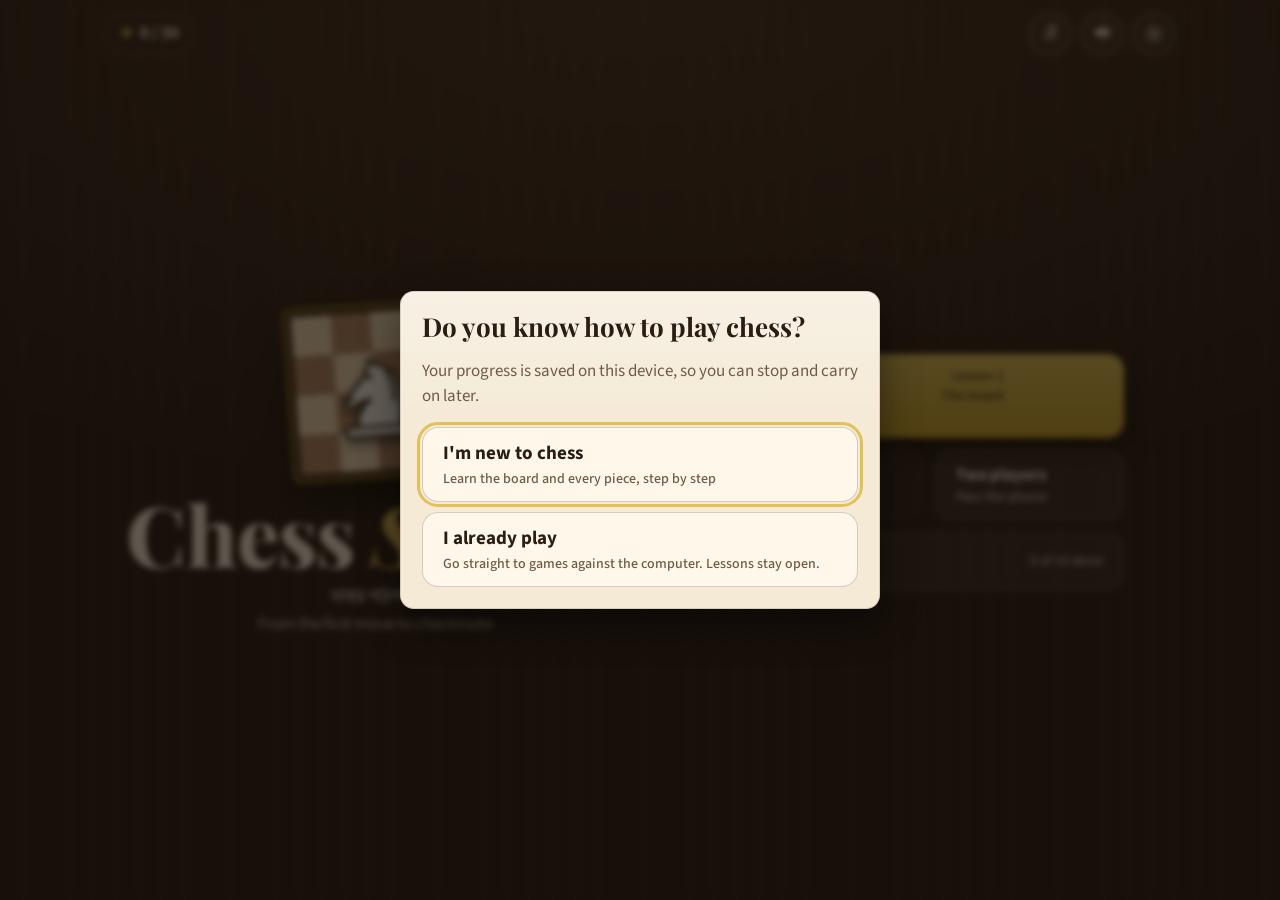
<file: games/chess-school/index.html>
<!DOCTYPE html>
<html lang="en">
<head>
<meta charset="utf-8">
<meta name="viewport" content="width=device-width, initial-scale=1, viewport-fit=cover">
<meta name="theme-color" content="#2b1d14">
<title>Chess School</title>
<link rel="preconnect" href="https://fonts.googleapis.com">
<link rel="preconnect" href="https://fonts.gstatic.com" crossorigin>
<link href="https://fonts.googleapis.com/css2?family=Playfair+Display:wght@600;700;800&family=Source+Sans+3:wght@400;600;700&display=swap" rel="stylesheet">
<style>
/* VOICE: a quiet club room. IDEA: a walnut board box with a parchment score sheet.
   COLOUR: walnut #2b1d14, parchment #f4ead6, brass #c9a227, board cream #f0d9b5 / brown #b58863.
   TYPE: Playfair Display for titles, Source Sans 3 for play. LAYOUT: board is the hero; panels around it. */
:root{--walnut:#2b1d14;--walnut2:#3b2a1d;--grain:#4a3424;--parch:#f4ead6;--parch2:#e9dcc2;--ink:#2b1d14;--muted:#6f5b47;--brass:#c9a227;--brass2:#e2c15a;
  --light:#f0d9b5;--dark:#b58863;--last:rgba(205,210,90,.55);--sel:rgba(120,170,60,.6);--good:#3f7d3a;--bad:#a23b2a;--sq:56px;--r:14px;
  --serif:"Playfair Display",Georgia,serif;--sans:"Source Sans 3",system-ui,sans-serif}
:root[data-board=green]{--light:#eeeed2;--dark:#769656}
:root[data-board=marble]{--light:#e8e6e1;--dark:#8c8a86}
*{box-sizing:border-box;min-width:0}
html,body{margin:0;height:100%}
body{background:var(--walnut) radial-gradient(120% 80% at 50% 0%,var(--grain),var(--walnut) 70%);color:var(--parch);font:17px/1.5 var(--sans);-webkit-tap-highlight-color:transparent;overflow-x:clip}
body::before{content:"";position:fixed;inset:0;pointer-events:none;opacity:.07;background:repeating-linear-gradient(90deg,#000 0 2px,transparent 2px 9px),repeating-linear-gradient(90deg,#fff 0 1px,transparent 1px 23px)}
button{font:inherit;color:inherit;cursor:pointer}
button:focus-visible,.sq:focus-visible{outline:3px solid var(--brass2);outline-offset:2px}
#app{position:relative;max-width:1100px;margin:0 auto;min-height:100dvh;padding:max(env(safe-area-inset-top),12px) max(env(safe-area-inset-right),14px) max(env(safe-area-inset-bottom),12px) max(env(safe-area-inset-left),14px)}
h1,h2,h3{font-family:var(--serif);line-height:1.1;margin:0}
.btn{display:inline-flex;align-items:center;justify-content:center;gap:8px;min-height:44px;padding:8px 16px;border-radius:999px;border:1.5px solid rgba(244,234,214,.35);background:rgba(244,234,214,.06);font-weight:600}
.btn:hover{border-color:var(--brass2)}
.btn.icon{width:44px;padding:0}
.btn:disabled{opacity:.4;cursor:not-allowed}
.primary{min-height:50px;padding:10px 24px;border-radius:999px;border:0;background:linear-gradient(180deg,var(--brass2),var(--brass));color:var(--walnut);font-weight:700;box-shadow:0 6px 18px rgba(0,0,0,.35),inset 0 1px 0 rgba(255,255,255,.4)}
.primary:active{transform:translateY(1px)}
.link{background:none;border:0;color:var(--brass2);text-decoration:underline;text-underline-offset:3px;padding:8px 0;min-height:44px}
.topbar{display:flex;align-items:center;gap:8px;margin-bottom:12px}
.topbar .grow{flex:1;font:700 19px var(--serif);white-space:nowrap;overflow:hidden;text-overflow:ellipsis}
.chip{display:inline-flex;align-items:center;gap:6px;border:1.5px solid rgba(244,234,214,.25);border-radius:999px;padding:6px 14px;font-weight:700;min-height:40px}
.chip .st{color:var(--brass2)}
.sheet{background:var(--parch) linear-gradient(180deg,rgba(255,255,255,.35),transparent 40%);color:var(--ink);border-radius:var(--r);box-shadow:0 14px 40px rgba(0,0,0,.45),inset 0 0 0 1px rgba(43,29,20,.15)}
.sheet .muted,.muted{color:var(--muted)}
/* menu */
.menu{min-height:calc(100dvh - 24px);display:flex;flex-direction:column}
.menubar{display:flex;align-items:center;gap:8px}
.menumain{flex:1;display:grid;align-content:center;justify-items:center;gap:clamp(18px,4vh,40px);padding:10px 0}
.brand{text-align:center;display:grid;justify-items:center}
.crest{width:clamp(110px,30vw,170px);aspect-ratio:1;display:grid;grid-template-columns:repeat(4,1fr);border:6px solid var(--walnut2);outline:2px solid var(--brass);border-radius:6px;box-shadow:0 18px 40px rgba(0,0,0,.5);position:relative;margin-bottom:18px;transform:rotate(-4deg)}
.crest i{background:var(--light)}.crest i:nth-child(8n+2),.crest i:nth-child(8n+4),.crest i:nth-child(8n+5),.crest i:nth-child(8n+7){background:var(--dark)}
.crest svg{position:absolute;width:62%;left:19%;bottom:14%;filter:drop-shadow(0 6px 6px rgba(0,0,0,.45))}
.logo{font:800 clamp(46px,12vw,84px)/.95 var(--serif);letter-spacing:-.01em}
.logo em{font-style:italic;color:var(--brass2)}
.tag{margin:.4em 0 0;color:#d8c8ac}.tag .bn{display:block;font-size:1.25em;color:var(--parch)}
.menubtns{display:grid;gap:12px;width:min(100%,390px)}
.mbtn{display:flex;align-items:center;justify-content:space-between;gap:12px;min-height:58px;padding:12px 20px;border-radius:16px;border:1.5px solid rgba(244,234,214,.22);background:rgba(244,234,214,.07);font:700 19px var(--sans);text-align:left}
.mbtn small{font-weight:500;font-size:14px;color:#d8c8ac;text-align:right}
.mbtn:hover:not(:disabled){border-color:var(--brass2)}
.mbtn:disabled{opacity:.45;cursor:not-allowed}
.mbtn.play{background:linear-gradient(180deg,var(--brass2),var(--brass));color:var(--walnut);border:0;min-height:76px;font:800 28px var(--serif);box-shadow:0 12px 30px rgba(0,0,0,.45)}
.mbtn.play small{color:rgba(43,29,20,.8);font-family:var(--sans);font-weight:600}
.quick{display:grid;grid-template-columns:1fr 1fr;gap:12px}
.quick .mbtn{flex-direction:column;align-items:flex-start;gap:0;font-size:17px}
.quick .mbtn small{text-align:left}
/* overlay + modal */
.overlay{position:fixed;inset:0;z-index:20;background:rgba(15,10,6,.65);backdrop-filter:blur(3px);display:grid;place-items:center;padding:16px;animation:fade .2s}
.modal{width:min(100%,480px);max-height:90dvh;overflow:auto;padding:22px}
.modal h2{font-size:26px;margin-bottom:8px}
.modal .row{display:flex;gap:10px;flex-wrap:wrap;margin-top:16px}
.modal .btn{border-color:rgba(43,29,20,.3);background:rgba(43,29,20,.04)}
.modal .mbtn{border-color:rgba(43,29,20,.2);background:#fff8ea;color:var(--ink);width:100%;margin-top:10px}
.modal .mbtn{flex-direction:column;align-items:flex-start;gap:2px}.modal .mbtn small{color:var(--muted);display:block;text-align:left;font-weight:500}
.setrow{display:flex;align-items:center;justify-content:space-between;gap:12px;padding:12px 0;border-bottom:1px solid rgba(43,29,20,.15)}
.seg{display:flex;flex-wrap:wrap;background:rgba(43,29,20,.07);border-radius:12px;padding:3px}
.seg button{border:0;background:none;border-radius:9px;padding:6px 12px;min-height:38px;font-weight:600;color:var(--ink)}
.seg button[aria-pressed=true]{background:#fff;box-shadow:0 1px 4px rgba(0,0,0,.2)}
.toggle{width:56px;height:32px;border-radius:999px;border:0;background:#cbbba0;position:relative;flex:none}
.toggle::after{content:"";position:absolute;top:4px;left:4px;width:24px;height:24px;border-radius:50%;background:#fff;transition:transform .2s;box-shadow:0 1px 3px rgba(0,0,0,.3)}
.toggle[aria-pressed=true]{background:var(--good)}.toggle[aria-pressed=true]::after{transform:translateX(24px)}
.danger{color:var(--bad)!important}
/* levels */
.chapter{padding:16px clamp(12px,3vw,24px) 18px;margin-bottom:14px}
.chap{display:flex;align-items:center;gap:10px;font-size:22px;margin-bottom:14px}
.chap small{margin-left:auto;font:600 14px var(--sans);color:var(--muted)}
.chap svg{width:34px;height:34px}
.track{display:grid;grid-template-columns:repeat(var(--k),minmax(0,1fr));position:relative;gap:6px}
.track::before{content:"";position:absolute;left:calc(50%/var(--k));right:calc(50%/var(--k));top:31px;height:3px;background:rgba(43,29,20,.2)}
.node{background:none;border:0;padding:0;display:grid;justify-items:center;gap:6px;text-align:center;color:var(--ink)}
.disc{width:62px;height:62px;border-radius:50%;display:grid;place-items:center;font:800 22px var(--serif);background:#fff8ea;border:3px solid rgba(43,29,20,.25);position:relative;z-index:1}
.node.done .disc{background:var(--walnut);color:var(--brass2);border-color:var(--brass)}
.node.now .disc{border-color:var(--brass);box-shadow:0 0 0 6px rgba(201,162,39,.25);animation:breathe 1.6s ease-in-out infinite}
.node.locked{cursor:not-allowed}.node.locked .disc{opacity:.5}
.node .nt{font-weight:700;font-size:13px;line-height:1.2;max-width:12ch}
.node .stars{font-size:13px;color:#a8830f;letter-spacing:1px}
@keyframes breathe{50%{transform:scale(1.06)}}
@keyframes fade{from{opacity:0}}
/* lesson */
.lesson{padding:22px;max-width:680px;margin:0 auto}
.lesson h2{font-size:30px;margin-bottom:10px}
.lesson p{margin:.6em 0}
.lesson .demo{display:flex;justify-content:center;margin:14px 0}
.lesson .demo .board{--sq:clamp(30px,9vw,44px)}
.lesson .actions{display:flex;gap:10px;flex-wrap:wrap;margin-top:18px}
</style>
<style>
/* board */
.board{display:grid;grid-template-columns:repeat(8,var(--sq));grid-template-rows:repeat(8,var(--sq));border:calc(var(--sq)*.14) solid var(--walnut2);border-radius:6px;outline:2px solid var(--brass);box-shadow:0 20px 50px rgba(0,0,0,.55);position:relative;touch-action:none;user-select:none;-webkit-user-select:none}
.sq{position:relative;background:var(--light);border:0;padding:0;display:block}
.sq.d{background:var(--dark)}
.sq.last::before{content:"";position:absolute;inset:0;background:var(--last)}
.sq.sel::before{content:"";position:absolute;inset:0;background:var(--sel)}
.sq.chk::before{content:"";position:absolute;inset:0;background:radial-gradient(circle,rgba(220,30,20,.95) 0,rgba(220,30,20,.5) 40%,transparent 72%)}
.sq.tgt::after{content:"";position:absolute;left:50%;top:50%;width:30%;height:30%;margin:-15% 0 0 -15%;border-radius:50%;background:rgba(30,20,10,.28)}
.sq.tgt.cap::after{width:88%;height:88%;margin:-44% 0 0 -44%;background:none;border:calc(var(--sq)*.08) solid rgba(30,20,10,.28)}
.sq.goal::after{content:"";position:absolute;inset:18%;border-radius:50%;border:3px dashed rgba(43,29,20,.55)}
.sq.flash{animation:flash .6s}
@keyframes flash{50%{box-shadow:inset 0 0 0 999px rgba(63,125,58,.55)}}
.sq.err{animation:err .5s}
@keyframes err{50%{box-shadow:inset 0 0 0 999px rgba(162,59,42,.55)}}
.coord{position:absolute;font:700 max(10px,calc(var(--sq)*.2))/1 var(--sans);pointer-events:none;color:var(--dark)}
.sq.d .coord{color:var(--light)}
.coord.f{right:4%;bottom:3%}.coord.r{left:5%;top:4%}
.pc{position:absolute;inset:4%;z-index:2;pointer-events:none;transition:transform .18s ease-out}
.pc svg{width:100%;height:100%;display:block;filter:drop-shadow(0 calc(var(--sq)*.04) calc(var(--sq)*.03) rgba(0,0,0,.35))}
.pc.drag{transition:none;z-index:9}
.board.flip{direction:ltr}
/* piece colours */
.pw .b{fill:#fbf6ea;stroke:#2a1d12}.pw .l{stroke:#2a1d12;fill:none}.pw .e{fill:#2a1d12}
.pb .b{fill:#2b2018;stroke:#0d0805}.pb .l{stroke:#e9dcc2;fill:none}.pb .e{fill:#e9dcc2}
.pw path,.pb path,.pw circle,.pb circle{stroke-width:3;stroke-linejoin:round;stroke-linecap:round}
/* play layout */
.play{display:grid;gap:10px;justify-items:center}
.strip{display:flex;align-items:center;gap:10px;width:calc(var(--sq)*8.28);min-height:40px}
.strip .who{font-weight:700;white-space:nowrap}
.strip .who small{font-weight:500;color:#d8c8ac;margin-left:4px}
.strip .caps{flex:1;display:flex;flex-wrap:wrap;gap:0;justify-content:flex-end;align-items:center;min-height:24px}
.strip .caps svg{width:22px;height:22px;margin-left:-6px}
.strip .adv{font-weight:700;color:var(--brass2);margin-left:4px;font-size:14px}
.strip.turn .who::before{content:"";display:inline-block;width:10px;height:10px;border-radius:50%;background:var(--brass2);margin-right:8px;box-shadow:0 0 0 4px rgba(226,193,90,.25)}
.side{display:grid;gap:10px;width:calc(var(--sq)*8.28)}
.status{min-height:26px;text-align:center;font-weight:600;color:#ecdfc6}
.status.warn{color:#ffb4a2}
.ctrls{display:flex;gap:8px;justify-content:center;flex-wrap:wrap}
.moves{padding:10px 12px;font:15px/1.6 var(--sans);max-height:30dvh;overflow:auto;display:none}
.moves ol{margin:0;padding-left:2.2em;columns:2;column-gap:20px}
.moves li{break-inside:avoid}
.moves b{font-weight:700}
.moves .cur{background:rgba(201,162,39,.35);border-radius:4px;padding:0 3px}
.movesline{width:calc(var(--sq)*8.28);overflow-x:auto;white-space:nowrap;scrollbar-width:none;font-size:14px;color:#d8c8ac;min-height:22px}
.movesline::-webkit-scrollbar{display:none}
.movesline span{margin-right:8px}.movesline .n{color:#9d8a70}
.goalcard{width:calc(var(--sq)*8.28);padding:12px 16px;display:flex;gap:12px;align-items:center}
.goalcard .txt{flex:1}.goalcard b{font-size:17px}.goalcard .muted{font-size:14px}
.goalcard .count{font:800 26px var(--serif);text-align:center;line-height:1}.goalcard .count small{display:block;font:600 12px var(--sans);color:var(--muted)}
.dots{display:flex;gap:6px;justify-content:center}.dots i{width:10px;height:10px;border-radius:50%;background:rgba(244,234,214,.25)}.dots i.g{background:#7fbf6a}.dots i.r{background:#e07a62}.dots i.now{background:var(--brass2)}
.promo{display:flex;gap:10px;justify-content:center;margin-top:12px}
.promo button{width:72px;height:72px;border-radius:14px;border:2px solid rgba(43,29,20,.2);background:#fff8ea}
.promo svg{width:56px;height:56px}
.bigstars{font-size:46px;color:#a8830f;letter-spacing:6px;text-align:center;margin:6px 0}
.result-txt{text-align:center}
@media(orientation:landscape) and (min-width:700px){
  .play{grid-template-columns:auto minmax(250px,340px);grid-template-areas:"board top" "board side" "board bot";grid-template-rows:auto 1fr auto;align-items:start;justify-content:center;column-gap:22px;row-gap:10px}
  .play>.board{grid-area:board}
  .play>.strip.top,.play>.goalcard{grid-area:top;width:100%}
  .play>.strip.bot,.play>.ctrls{grid-area:bot;width:100%}
  .play>.side,.play>.status{grid-area:side;width:100%;align-self:stretch;align-content:start}
  .play .moves{display:block;max-height:none;min-height:90px;flex:1}
  .play .side{display:flex;flex-direction:column;min-height:0}
  .play .movesline{display:none}
}
@media(orientation:landscape) and (max-height:560px){
  .menumain{grid-template-columns:1fr 1fr;align-items:center}
  .crest{width:clamp(80px,22vh,130px);margin-bottom:10px}
  .logo{font-size:clamp(38px,11vh,64px)}
  .mbtn{min-height:46px;padding:8px 16px;font-size:17px}.mbtn.play{min-height:56px;font-size:24px}
  .menubtns,.quick{gap:8px}
  #app{padding-top:max(env(safe-area-inset-top),6px)}
  .topbar{margin-bottom:4px}.topbar .btn{min-height:38px}
  .moves{font-size:14px}
}
@media(min-width:760px){.menumain{grid-template-columns:1.1fr 1fr;align-items:center}}
@media(max-width:420px){.backlbl{display:none}.topbar .dots{order:9;width:100%;justify-content:center}.topbar{flex-wrap:wrap}}
@media(prefers-reduced-motion:reduce){*{animation:none!important;transition:none!important}}
:root{--np-bg:#2b1d14;--np-fg:#f4ead6;--np-acc:#e2c15a}
#np{position:fixed;left:0;right:0;margin-inline:auto;width:max-content;top:max(env(safe-area-inset-top),10px);transform:translateY(-160%);z-index:60;display:flex;align-items:center;gap:10px;padding:7px 7px 7px 14px;border-radius:999px;background:var(--np-bg);color:var(--np-fg);box-shadow:0 10px 30px rgba(0,0,0,.35);transition:transform .5s cubic-bezier(.2,.9,.3,1.15);max-width:min(92vw,420px);font-family:var(--np-font,inherit)}
#np.np-show{transform:none}#np.np-hide{transform:translateY(-160%)}
.np-ic{font-size:20px;color:var(--np-acc);animation:npb .9s ease-in-out infinite;flex:none}
@keyframes npb{50%{transform:translateY(-3px) rotate(-8deg)}}
.np-t{display:grid;line-height:1.15;font-weight:800;font-size:15px;white-space:nowrap;overflow:hidden;text-overflow:ellipsis;min-width:0}
.np-t small{font-size:11px;opacity:.75;font-weight:700}
.np-skip{flex:none;border:0;border-radius:999px;padding:6px 12px;min-height:36px;background:var(--np-acc);color:var(--np-bg);font:800 14px system-ui,sans-serif;cursor:pointer}
.mus-off{opacity:.45}
@media(prefers-reduced-motion:reduce){#np{transition:none}.np-ic{animation:none}}
</style>
</head>
<body>
<div id="app"></div>
<script>
{
/* ---------- chess rules engine ----------
   Board: 64 squares, index = row*8+col, row 0 is rank 8 (top, black's back rank).
   Pieces: 'P','N','B','R','Q','K' white, lowercase black, null empty. */
const FILES='abcdefgh';
const sqName=i=>FILES[i%8]+(8-(i>>3));
const sqIdx=n=>(8-+n[1])*8+FILES.indexOf(n[0]);
const colorOf=p=>p?(p===p.toUpperCase()?'w':'b'):null;
const opp=c=>c==='w'?'b':'w';
const START_FEN='rnbqkbnr/pppppppp/8/8/8/8/PPPPPPPP/RNBQKBNR w KQkq - 0 1';

function parseFEN(f){const [pos,turn,cas,ep,half,full]=f.trim().split(/\s+/);const b=[];
  for(const ch of pos.replace(/\//g,''))if(/\d/.test(ch))for(let i=0;i<+ch;i++)b.push(null);else b.push(ch);
  return {b,turn:turn||'w',castle:{K:/K/.test(cas||''),Q:/Q/.test(cas||''),k:/k/.test(cas||''),q:/q/.test(cas||'')},ep:ep&&ep!=='-'?sqIdx(ep):-1,half:+half||0,full:+full||1};}
function toFEN(s){let out='';for(let r=0;r<8;r++){let e=0;for(let c=0;c<8;c++){const p=s.b[r*8+c];if(!p)e++;else{if(e)out+=e;e=0;out+=p;}}if(e)out+=e;if(r<7)out+='/';}
  const cas=(s.castle.K?'K':'')+(s.castle.Q?'Q':'')+(s.castle.k?'k':'')+(s.castle.q?'q':'')||'-';
  return `${out} ${s.turn} ${cas} ${s.ep>=0?sqName(s.ep):'-'} ${s.half} ${s.full}`;}

const DIRS={N:[[-2,-1],[-2,1],[-1,-2],[-1,2],[1,-2],[1,2],[2,-1],[2,1]],B:[[-1,-1],[-1,1],[1,-1],[1,1]],R:[[-1,0],[1,0],[0,-1],[0,1]]};
DIRS.Q=DIRS.B.concat(DIRS.R);DIRS.K=DIRS.Q;
const inB=(r,c)=>r>=0&&r<8&&c>=0&&c<8;

function attacked(b,sq,by){const r=sq>>3,c=sq%8;
  const pr=by==='w'?r+1:r-1,P=by==='w'?'P':'p';
  for(const dc of[-1,1])if(inB(pr,c+dc)&&b[pr*8+c+dc]===P)return true;
  const up=x=>by==='w'?x.toUpperCase():x.toLowerCase();
  for(const[dr,dc]of DIRS.N){const rr=r+dr,cc=c+dc;if(inB(rr,cc)&&b[rr*8+cc]===up('n'))return true;}
  for(const[dr,dc]of DIRS.K){const rr=r+dr,cc=c+dc;if(inB(rr,cc)&&b[rr*8+cc]===up('k'))return true;}
  for(const[dr,dc]of DIRS.B){let rr=r+dr,cc=c+dc;while(inB(rr,cc)){const p=b[rr*8+cc];if(p){if(p===up('b')||p===up('q'))return true;break;}rr+=dr;cc+=dc;}}
  for(const[dr,dc]of DIRS.R){let rr=r+dr,cc=c+dc;while(inB(rr,cc)){const p=b[rr*8+cc];if(p){if(p===up('r')||p===up('q'))return true;break;}rr+=dr;cc+=dc;}}
  return false;}
const kingSq=(b,c)=>b.indexOf(c==='w'?'K':'k');
const inCheck=(s,c=s.turn)=>{const k=kingSq(s.b,c);return k>=0&&attacked(s.b,k,opp(c));};

function pseudo(s){const b=s.b,me=s.turn,out=[];
  for(let i=0;i<64;i++){const p=b[i];if(!p||colorOf(p)!==me)continue;const t=p.toUpperCase(),r=i>>3,c=i%8;
    if(t==='P'){const d=me==='w'?-1:1,start=me==='w'?6:1,last=me==='w'?0:7,r1=r+d;
      const push=(to,cap,flag)=>{if((to>>3)===last)for(const pr of'QRBN')out.push({from:i,to,piece:p,cap,promo:me==='w'?pr:pr.toLowerCase(),flag});else out.push({from:i,to,piece:p,cap,flag});};
      if(inB(r1,c)&&!b[r1*8+c]){push(r1*8+c,null,'');if(r===start&&!b[(r+2*d)*8+c])out.push({from:i,to:(r+2*d)*8+c,piece:p,cap:null,flag:'d'});}
      for(const dc of[-1,1]){if(!inB(r1,c+dc))continue;const to=r1*8+c+dc;
        if(b[to]&&colorOf(b[to])!==me)push(to,b[to],'');else if(to===s.ep)out.push({from:i,to,piece:p,cap:me==='w'?'p':'P',flag:'e'});}
      continue;}
    const slide=t==='B'||t==='R'||t==='Q';
    for(const[dr,dc]of DIRS[t]){let rr=r+dr,cc=c+dc;while(inB(rr,cc)){const q=b[rr*8+cc];if(q&&colorOf(q)===me)break;out.push({from:i,to:rr*8+cc,piece:p,cap:q||null,flag:''});if(q||!slide)break;rr+=dr;cc+=dc;}}
    if(t==='K'){const home=me==='w'?60:4,K=me==='w'?'K':'k',Q=me==='w'?'Q':'q',them=opp(me);
      if(i===home&&!attacked(b,home,them)){
        if(s.castle[K]&&!b[home+1]&&!b[home+2]&&b[home+3]===(me==='w'?'R':'r')&&!attacked(b,home+1,them)&&!attacked(b,home+2,them))out.push({from:i,to:home+2,piece:p,cap:null,flag:'k'});
        if(s.castle[Q]&&!b[home-1]&&!b[home-2]&&!b[home-3]&&b[home-4]===(me==='w'?'R':'r')&&!attacked(b,home-1,them)&&!attacked(b,home-2,them))out.push({from:i,to:home-2,piece:p,cap:null,flag:'q'});}}}
  return out;}

function makeMove(s,m){const b=s.b.slice(),me=s.turn;b[m.to]=m.promo||m.piece;b[m.from]=null;
  if(m.flag==='e')b[m.to+(me==='w'?8:-8)]=null;
  if(m.flag==='k'){b[m.to-1]=b[m.to+1];b[m.to+1]=null;}
  if(m.flag==='q'){b[m.to+1]=b[m.to-2];b[m.to-2]=null;}
  const castle={...s.castle};
  if(m.piece==='K')castle.K=castle.Q=false;if(m.piece==='k')castle.k=castle.q=false;
  for(const sq of[m.from,m.to]){if(sq===63)castle.K=false;if(sq===56)castle.Q=false;if(sq===7)castle.k=false;if(sq===0)castle.q=false;}
  return {b,turn:opp(me),castle,ep:m.flag==='d'?(m.from+m.to)/2:-1,half:(m.cap||m.piece.toUpperCase()==='P')?0:s.half+1,full:s.full+(me==='b'?1:0)};}

function legalMoves(s){return pseudo(s).filter(m=>{const n=makeMove(s,m);const k=kingSq(n.b,s.turn);return k<0||!attacked(n.b,k,n.turn);});}

function insufficient(b){const ps=b.filter(p=>p&&p.toUpperCase()!=='K');
  if(!ps.length)return true;if(ps.length===1&&/[nbNB]/.test(ps[0]))return true;
  if(ps.every(p=>/[bB]/.test(p))){const col=b.map((p,i)=>p&&/[bB]/.test(p)?((i>>3)+i%8)%2:-1).filter(x=>x>=0);return col.every(x=>x===col[0]);}
  return false;}
/* status: 'play' | 'checkmate' | 'stalemate' | 'draw50' | 'material' | 'repetition' */
function gameStatus(s,history=[]){const mv=legalMoves(s);
  if(!mv.length)return inCheck(s)?'checkmate':'stalemate';
  if(s.half>=100)return 'draw50';if(insufficient(s.b))return 'material';
  const key=toFEN(s).split(' ').slice(0,4).join(' ');if(history.filter(h=>h===key).length>=3)return 'repetition';
  return 'play';}
const posKey=s=>toFEN(s).split(' ').slice(0,4).join(' ');

function san(s,m,legal=legalMoves(s)){let out;const t=m.piece.toUpperCase();
  if(m.flag==='k')out='O-O';else if(m.flag==='q')out='O-O-O';
  else{if(t==='P')out=(m.cap?FILES[m.from%8]+'x':'')+sqName(m.to)+(m.promo?'='+m.promo.toUpperCase():'');
    else{const others=legal.filter(o=>o!==m&&o.piece===m.piece&&o.to===m.to&&o.from!==m.from);let dis='';
      if(others.length){const sameFile=others.some(o=>o.from%8===m.from%8),sameRank=others.some(o=>(o.from>>3)===(m.from>>3));
        dis=!sameFile?FILES[m.from%8]:!sameRank?String(8-(m.from>>3)):sqName(m.from);}
      out=t+dis+(m.cap?'x':'')+sqName(m.to);}}
  const n=makeMove(s,m);if(inCheck(n))out+=legalMoves(n).length?'+':'#';return out;}

function perft(s,d){if(!d)return 1;let n=0;for(const m of legalMoves(s))n+=perft(makeMove(s,m),d-1);return n;}
/* ---------- computer opponent: negamax + alpha-beta + quiescence ---------- */
const VAL={P:100,N:320,B:330,R:500,Q:900,K:0};
/* piece-square tables from white's view, row 0 = rank 8 */
const PST={
P:[0,0,0,0,0,0,0,0,50,50,50,50,50,50,50,50,10,10,20,30,30,20,10,10,5,5,10,25,25,10,5,5,0,0,0,20,20,0,0,0,5,-5,-10,0,0,-10,-5,5,5,10,10,-20,-20,10,10,5,0,0,0,0,0,0,0,0],
N:[-50,-40,-30,-30,-30,-30,-40,-50,-40,-20,0,0,0,0,-20,-40,-30,0,10,15,15,10,0,-30,-30,5,15,20,20,15,5,-30,-30,0,15,20,20,15,0,-30,-30,5,10,15,15,10,5,-30,-40,-20,0,5,5,0,-20,-40,-50,-40,-30,-30,-30,-30,-40,-50],
B:[-20,-10,-10,-10,-10,-10,-10,-20,-10,0,0,0,0,0,0,-10,-10,0,5,10,10,5,0,-10,-10,5,5,10,10,5,5,-10,-10,0,10,10,10,10,0,-10,-10,10,10,10,10,10,10,-10,-10,5,0,0,0,0,5,-10,-20,-10,-10,-10,-10,-10,-10,-20],
R:[0,0,0,0,0,0,0,0,5,10,10,10,10,10,10,5,-5,0,0,0,0,0,0,-5,-5,0,0,0,0,0,0,-5,-5,0,0,0,0,0,0,-5,-5,0,0,0,0,0,0,-5,-5,0,0,0,0,0,0,-5,0,0,0,5,5,0,0,0],
Q:[-20,-10,-10,-5,-5,-10,-10,-20,-10,0,0,0,0,0,0,-10,-10,0,5,5,5,5,0,-10,-5,0,5,5,5,5,0,-5,0,0,5,5,5,5,0,-5,-10,5,5,5,5,5,0,-10,-10,0,5,0,0,0,0,-10,-20,-10,-10,-5,-5,-10,-10,-20],
K:[-30,-40,-40,-50,-50,-40,-40,-30,-30,-40,-40,-50,-50,-40,-40,-30,-30,-40,-40,-50,-50,-40,-40,-30,-30,-40,-40,-50,-50,-40,-40,-30,-20,-30,-30,-40,-40,-30,-30,-20,-10,-20,-20,-20,-20,-20,-20,-10,20,20,0,0,0,0,20,20,20,30,10,0,0,10,30,20],
KE:[-50,-40,-30,-20,-20,-30,-40,-50,-30,-20,-10,0,0,-10,-20,-30,-30,-10,20,30,30,20,-10,-30,-30,-10,30,40,40,30,-10,-30,-30,-10,30,40,40,30,-10,-30,-30,-10,20,30,30,20,-10,-30,-30,-30,0,0,0,0,-30,-30,-50,-30,-30,-30,-30,-30,-30,-50]};

function evaluate(s){let sc=0,mat=0;
  for(const p of s.b)if(p&&!/[kK]/.test(p))mat+=VAL[p.toUpperCase()];
  const end=mat<2600;
  for(let i=0;i<64;i++){const p=s.b[i];if(!p)continue;const t=p.toUpperCase(),w=p===t,idx=w?i:(7-(i>>3))*8+i%8;
    const v=VAL[t]+(t==='K'&&end?PST.KE:PST[t])[idx];sc+=w?v:-v;}
  return s.turn==='w'?sc:-sc;}

const orderScore=m=>(m.cap?10*VAL[m.cap.toUpperCase()]-VAL[m.piece.toUpperCase()]/10:0)+(m.promo?800:0);
let nodes=0;
function quiesce(s,a,b,depth){nodes++;const stand=evaluate(s);if(stand>=b)return b;if(a<stand)a=stand;if(depth<=0)return a;
  const caps=legalMoves(s).filter(m=>m.cap||m.promo).sort((x,y)=>orderScore(y)-orderScore(x));
  for(const m of caps){const v=-quiesce(makeMove(s,m),-b,-a,depth-1);if(v>=b)return b;if(v>a)a=v;}
  return a;}
function negamax(s,d,a,b,ply){nodes++;const moves=legalMoves(s);
  if(!moves.length)return inCheck(s)?-100000+ply:0;
  if(s.half>=100)return 0;
  if(d<=0)return quiesce(s,a,b,4);
  moves.sort((x,y)=>orderScore(y)-orderScore(x));
  for(const m of moves){const v=-negamax(makeMove(s,m),d-1,-b,-a,ply+1);if(v>=b)return b;if(v>a)a=v;}
  return a;}
/* level: 1 easy, 2 medium, 3 hard. Returns a legal move. */
function bestMove(s,level=2){const moves=legalMoves(s);if(!moves.length)return null;nodes=0;
  const depth=level===1?1:level===2?2:3;
  moves.sort((x,y)=>orderScore(y)-orderScore(x));
  const scored=[];let a=-Infinity;
  for(const m of moves){const v=-negamax(makeMove(s,m),depth-1,-Infinity,level===3?-a:Infinity,1);scored.push({m,v});if(v>a)a=v;}
  scored.sort((x,y)=>y.v-x.v);
  if(level===1){/* easy: often picks a decent move, sometimes a weaker one */
    const ok=scored.filter(x=>x.v>=scored[0].v-150);return (Math.random()<.35?scored[Math.floor(Math.random()*Math.min(scored.length,6))]:ok[Math.floor(Math.random()*ok.length)]).m;}
  if(level===2){const ok=scored.filter(x=>x.v>=scored[0].v-25);return ok[Math.floor(Math.random()*ok.length)].m;}
  return scored[0].m;}
/* ---------- Staunton-style pieces, drawn for this game (viewBox 0 0 100 100) ---------- */
const BASE='<path class="b" d="M22 88h56c3 0 4-2 4-4v-3c0-2-1-3-3-3H21c-2 0-3 1-3 3v3c0 2 1 4 4 4z"/>';
const SHAPE={
P:`<path class="b" d="M40 50c0 12-6 19-14 28h48c-8-9-14-16-14-28z"/><path class="b" d="M35 50h30c2 0 3-2 2-4l-3-4H36l-3 4c-1 2 0 4 2 4z"/><circle class="b" cx="50" cy="30" r="12"/>${BASE}`,
R:`<path class="b" d="M27 16h10v8h7v-8h12v8h7v-8h10v18l-7 6v28l8 10H26l8-10V40l-7-6z"/><path class="l" d="M34 40h32M33 68h34"/>${BASE}`,
B:`<path class="b" d="M42 64c-1 6-6 10-14 14h44c-8-4-13-8-14-14z"/><path class="b" d="M50 18C38 27 33 37 33 46c0 8 5 13 9 15h16c4-2 9-7 9-15 0-9-5-19-17-28z"/><path class="b" d="M38 61h24l3 5H35z"/><circle class="b" cx="50" cy="13" r="5"/><path class="l" d="M56 30 45 43M44 38h12"/>${BASE}`,
N:`<path class="b" d="M30 78c0-14 6-22 15-28-7 1-13 4-17 7-4 3-9 0-8-5 1-6 10-15 16-21 4-4 6-8 8-14l2-8 6 6c15 0 25 14 24 35l-1 28z"/><circle class="e" cx="45" cy="27" r="2.8"/><path class="l" d="M24 50l3-1M62 22c6 8 8 18 7 30"/>${BASE}`,
Q:`<path class="b" d="M22 30l10 36h36l10-36-13 17-4-23-11 21-11-21-4 23z"/><path class="b" d="M32 66h36l-2 6 7 6H27l7-6z"/><circle class="b" cx="22" cy="28" r="5"/><circle class="b" cx="35" cy="22" r="5"/><circle class="b" cx="50" cy="19" r="5"/><circle class="b" cx="65" cy="22" r="5"/><circle class="b" cx="78" cy="28" r="5"/>${BASE}`,
K:`<path class="b" d="M46 5h8v7h7v8h-7v8h-8v-8h-7v-8h7z"/><path class="b" d="M50 30c-15 0-25 8-23 20l6 16h34l6-16c2-12-8-20-23-20z"/><path class="b" d="M33 66h34l-2 6 7 6H28l7-6z"/><path class="l" d="M50 32v32"/>${BASE}`};
const pieceSVG=(p,cls='')=>{const w=p===p.toUpperCase();return `<svg viewBox="0 0 100 100" class="${w?'pw':'pb'} ${cls}" aria-hidden="true">${SHAPE[p.toUpperCase()]}</svg>`;};
const PNAME={P:'pawn',N:'knight',B:'bishop',R:'rook',Q:'queen',K:'king'};
const pieceName=p=>(p===p.toUpperCase()?'White ':'Black ')+PNAME[p.toUpperCase()];
/* ---------- storage ---------- */
const KEY='chessschool.v1',SAVE_KEY='chessschool.game.v1';
const store={get(d){try{const v=localStorage.getItem(KEY);return v?{...d,...JSON.parse(v)}:d}catch(e){return d}},set(v){try{localStorage.setItem(KEY,JSON.stringify(v))}catch(e){}}};
let progress=store.get({unlocked:1,stars:{},sound:true,music:true,coords:true,board:'wood',stats:{}});
function complete(id,stars){progress.stars[id]=Math.max(progress.stars[id]||0,stars);progress.unlocked=Math.max(progress.unlocked,Math.min(LEVELS.length,id+1));store.set(progress);}
function setSkill(k){progress.skill=k;if(k==='pro')progress.unlocked=LEVELS.length;store.set(progress);}
const totalStars=()=>Object.values(progress.stars).reduce((a,b)=>a+b,0);
function saveGame(){if(!G||G.over)return;try{localStorage.setItem(SAVE_KEY,JSON.stringify({mode:G.mode,diff:G.diff,you:G.you,start:G.start,moves:G.moves.map(m=>({from:m.from,to:m.to,promo:m.promo||null})),lvl:G.lvl||null,at:Date.now()}));}catch(e){}}
function loadSave(){try{return JSON.parse(localStorage.getItem(SAVE_KEY));}catch(e){return null;}}
function clearSave(){try{localStorage.removeItem(SAVE_KEY);}catch(e){}}
function recordResult(key,res){const st=progress.stats[key]=progress.stats[key]||{played:0,won:0,drawn:0};st.played++;if(res==='win')st.won++;if(res==='draw')st.drawn++;store.set(progress);}

/* ---------- music ---------- */
/* ---------- Jukebox: background music composed live with Web Audio ----------
   Each track: chords, tempo, instruments and drum patterns. Melodies are generated
   from the track's chords (seeded, so a track always sounds the same).
   Tracks play in random order, each ~1.5–2 minutes, then the next one starts. */
function Jukebox(cfg){
  const SC={major:[0,2,4,5,7,9,11],minor:[0,2,3,5,7,8,10],dorian:[0,2,3,5,7,9,10],mixo:[0,2,4,5,7,9,10],harm:[0,2,3,5,7,8,11]};
  const Q={maj:[0,4,7],min:[0,3,7],maj7:[0,4,7,11],m7:[0,3,7,10],'7':[0,4,7,10],m7b5:[0,3,6,10],sus:[0,5,7],add9:[0,4,7,14],m9:[0,3,7,10,14],'6':[0,4,7,9],dim:[0,3,6],maj9:[0,4,7,11,14]};
  let ctx=null,out,bus,rev,noiseBuf,on=false,timer=null,T=null,step=0,nextT=0,last=-1,fade=null,prevVoicing=null;
  const mtof=m=>440*Math.pow(2,(m-69)/12);
  function rng(seed){let s=seed>>>0||1;return()=>{s^=s<<13;s^=s>>>17;s^=s<<5;return ((s>>>0)%100000)/100000;};}
  function ensure(){if(ctx)return true;const AC=window.AudioContext||window.webkitAudioContext;if(!AC)return false;
    try{ctx=new AC();}catch(e){return false;}
    out=ctx.createGain();out.gain.value=cfg.volume??.3;const comp=ctx.createDynamicsCompressor();comp.threshold.value=-18;comp.ratio.value=3;out.connect(comp);comp.connect(ctx.destination);if(cfg.tap)cfg.tap(ctx,comp);
    bus=ctx.createGain();bus.connect(out);
    rev=ctx.createConvolver();const len=ctx.sampleRate*2.4,imp=ctx.createBuffer(2,len,ctx.sampleRate);
    for(let c=0;c<2;c++){const d=imp.getChannelData(c);for(let i=0;i<len;i++)d[i]=(Math.random()*2-1)*Math.pow(1-i/len,3.2);}
    rev.buffer=imp;const wet=ctx.createGain();wet.gain.value=cfg.reverb??.28;rev.connect(wet);wet.connect(out);
    const nl=ctx.sampleRate;noiseBuf=ctx.createBuffer(1,nl,ctx.sampleRate);const nd=noiseBuf.getChannelData(0);for(let i=0;i<nl;i++)nd[i]=Math.random()*2-1;
    document.addEventListener('visibilitychange',()=>{if(!ctx)return;if(document.hidden)ctx.suspend();else if(on)ctx.resume();});
    return true;}
  /* ---- instruments ---- */
  function env(g,t,a,peak,dur,rel){g.gain.setValueAtTime(0,t);g.gain.linearRampToValueAtTime(peak,t+a);g.gain.setTargetAtTime(0,t+Math.max(a,dur),rel);}
  function osc(type,f,t,end,det=0){const o=ctx.createOscillator();o.type=type;o.frequency.setValueAtTime(f,t);o.detune.value=det;o.start(t);o.stop(end);return o;}
  function lp(f,q=.7){const b=ctx.createBiquadFilter();b.type='lowpass';b.frequency.value=f;b.Q.value=q;return b;}
  function send(node,amt){node.connect(bus);if(amt){const s=ctx.createGain();s.gain.value=amt;node.connect(s);s.connect(rev);}}
  const INST={
    keys(m,t,d,v){const g=ctx.createGain(),f=lp(2600);env(g,t,.008,v*.16,.02,Math.min(d,1.4)*.5);[['sine',0],['triangle',12]].forEach(([ty,o],i)=>{const n=osc(ty,mtof(m+o),t,t+d+2);const gg=ctx.createGain();gg.gain.value=i?.25:1;n.connect(gg);gg.connect(f);});f.connect(g);send(g,.35);},
    piano(m,t,d,v){const g=ctx.createGain(),f=lp(3200);env(g,t,.004,v*.2,.01,Math.min(d+.3,2)*.42);[['triangle',0,1],['sine',12,.35],['sine',19,.08]].forEach(([ty,o,a])=>{const n=osc(ty,mtof(m+o),t,t+d+3);const gg=ctx.createGain();gg.gain.value=a;n.connect(gg);gg.connect(f);});f.connect(g);send(g,.45);},
    harpsi(m,t,d,v){const g=ctx.createGain(),f=lp(4200,1.2);env(g,t,.002,v*.1,.01,.28);[0,12].forEach((o,i)=>{const n=osc('sawtooth',mtof(m+o),t,t+1.6,i?4:-4);n.connect(f);});f.connect(g);send(g,.35);},
    pad(m,t,d,v){const g=ctx.createGain(),f=lp(1100);env(g,t,.5,v*.07,d,.6);[-8,8].forEach(det=>osc('sawtooth',mtof(m),t,t+d+3,det).connect(f));f.connect(g);send(g,.6);},
    strings(m,t,d,v){const g=ctx.createGain(),f=lp(2000);env(g,t,.32,v*.06,d,.45);const lfo=ctx.createOscillator(),lg=ctx.createGain();lfo.frequency.value=5.2;lg.gain.value=6;lfo.connect(lg);lfo.start(t);lfo.stop(t+d+3);
      [-6,0,7].forEach(det=>{const n=osc('sawtooth',mtof(m),t,t+d+3,det);lg.connect(n.detune);n.connect(f);});f.connect(g);send(g,.7);},
    bass(m,t,d,v){const g=ctx.createGain(),f=lp(520);env(g,t,.01,v*.3,d*.8,.08);osc('triangle',mtof(m),t,t+d+.6).connect(f);const s=osc('sine',mtof(m-12),t,t+d+.6);const sg=ctx.createGain();sg.gain.value=.6;s.connect(sg);sg.connect(f);f.connect(g);send(g,0);},
    synthbass(m,t,d,v){const g=ctx.createGain(),f=lp(300,6);f.frequency.setValueAtTime(1800,t);f.frequency.exponentialRampToValueAtTime(260,t+.18);env(g,t,.005,v*.2,d*.7,.06);osc('square',mtof(m),t,t+d+.5).connect(f);f.connect(g);send(g,0);},
    pluck(m,t,d,v){const g=ctx.createGain(),f=lp(400,3);f.frequency.setValueAtTime(3800,t);f.frequency.exponentialRampToValueAtTime(500,t+.25);env(g,t,.004,v*.12,.02,.22);osc('sawtooth',mtof(m),t,t+1.4).connect(f);f.connect(g);send(g,.4);},
    lead(m,t,d,v){const g=ctx.createGain(),f=lp(2600);env(g,t,.02,v*.07,d*.9,.12);const n=osc('square',mtof(m),t,t+d+1);const lfo=ctx.createOscillator(),lg=ctx.createGain();lfo.frequency.value=5.5;lg.gain.value=10;lfo.connect(lg);lg.connect(n.detune);lfo.start(t+.15);lfo.stop(t+d+1);n.connect(f);f.connect(g);send(g,.3);},
    chip(m,t,d,v){const g=ctx.createGain();env(g,t,.003,v*.055,d*.85,.03);osc('square',mtof(m),t,t+d+.4).connect(g);send(g,.15);},
    bell(m,t,d,v){const g=ctx.createGain();env(g,t,.003,v*.1,.01,.9);const c=osc('sine',mtof(m),t,t+4),mo=osc('sine',mtof(m)*3.5,t,t+4),mg=ctx.createGain();mg.gain.setValueAtTime(mtof(m)*1.2,t);mg.gain.exponentialRampToValueAtTime(1,t+1.5);mo.connect(mg);mg.connect(c.frequency);c.connect(g);send(g,.55);},
    guitar(m,t,d,v){const g=ctx.createGain(),f=lp(2200,1);f.frequency.setValueAtTime(3000,t);f.frequency.exponentialRampToValueAtTime(900,t+.4);env(g,t,.003,v*.11,.02,.4);[['triangle',0],['sawtooth',0]].forEach(([ty],i)=>{const n=osc(ty,mtof(m),t,t+2,i?3:0);const gg=ctx.createGain();gg.gain.value=i?.25:1;n.connect(gg);gg.connect(f);});f.connect(g);send(g,.35);}};
  function noise(t,dur,type,freq,v,q=1){const s=ctx.createBufferSource(),f=ctx.createBiquadFilter(),g=ctx.createGain();s.buffer=noiseBuf;f.type=type;f.frequency.value=freq;f.Q.value=q;
    g.gain.setValueAtTime(v,t);g.gain.exponentialRampToValueAtTime(.0001,t+dur);s.connect(f);f.connect(g);send(g,.08);s.start(t,Math.random()*.5);s.stop(t+dur+.02);}
  const DRUM={k(t,v){const g=ctx.createGain(),o=osc('sine',150,t,t+.5);o.frequency.exponentialRampToValueAtTime(42,t+.16);g.gain.setValueAtTime(v*.55,t);g.gain.exponentialRampToValueAtTime(.0001,t+.38);o.connect(g);g.connect(bus);},
    s(t,v){noise(t,.16,'bandpass',1900,v*.22,.8);const g=ctx.createGain(),o=osc('triangle',190,t,t+.2);g.gain.setValueAtTime(v*.12,t);g.gain.exponentialRampToValueAtTime(.0001,t+.1);o.connect(g);g.connect(bus);},
    c(t,v){[0,.012,.024].forEach(d=>noise(t+d,.1,'bandpass',1400,v*.18,1.4));},
    h(t,v){noise(t,.04,'highpass',8000,v*.07);},
    o(t,v){noise(t,.26,'highpass',7000,v*.06);},
    r(t,v){noise(t,.03,'bandpass',3200,v*.16,4);const g=ctx.createGain(),o=osc('square',820,t,t+.05);g.gain.setValueAtTime(v*.03,t);g.gain.exponentialRampToValueAtTime(.0001,t+.03);o.connect(g);g.connect(bus);},
    z(t,v){noise(t,.05,'highpass',6000,v*.05);}, /* shaker */
    b(t,v){const g=ctx.createGain(),o=osc('sine',90,t,t+.9);o.frequency.exponentialRampToValueAtTime(55,t+.5);g.gain.setValueAtTime(v*.25,t);g.gain.exponentialRampToValueAtTime(.0001,t+.8);o.connect(g);send(g,.4);}}; /* soft timpani */
  /* ---- composition ---- */
  function build(tr,seed){const r=rng(seed),scale=SC[tr.scale||'major'],root=tr.key;
    const chords=tr.prog.map(([off,q])=>({root:root+off,tones:Q[q].map(i=>root+off+i)}));
    const degToMidi=d=>{const o=Math.floor(d/7),i=((d%7)+7)%7;return root+12+12*o+scale[i];};
    /* two 2-bar motifs on a 16th grid: [step, len, degree] */
    const style=tr.mel||{};const dens=style.density??.45,rhythm=style.rhythm||'mid';
    const grid=rhythm==='slow'?4:rhythm==='busy'?2:2;
    function motif(){const notes=[];let deg=Math.floor(r()*5)+2;
      for(let s=0;s<32;s+=grid){const strong=s%8===0;if(!strong&&r()>dens)continue;if(strong&&s%16!==0&&r()<.25)continue;
        deg+=Math.round((r()-.5)*(r()<.2?6:3));deg=Math.max(-1,Math.min(10,deg));
        let len=grid;while(s+len<32&&r()<(rhythm==='slow'?.6:.35))len+=grid;notes.push([s,len,deg]);s+=len-grid;}
      return notes;}
    const M=[motif(),motif()];
    const B=[motif(),motif()];
    return {chords,degToMidi,M,B};}
  function snap(m,tones){let best=m,bd=99;for(const t of tones)for(let o=-24;o<=36;o+=12){const c=t+o,d=Math.abs(c-m);if(d<bd){bd=d;best=c;}}return best;}
  function voicing(tones){/* keep chords near middle C, close to the previous one */
    const base=tones.map(t=>{let n=t;while(n<55)n+=12;while(n>67)n-=12;return n;}).sort((a,b)=>a-b);
    let best=base,bs=1e9;for(let inv=0;inv<base.length;inv++){const v=base.map((n,i)=>i<inv?n+12:n).sort((a,b)=>a-b);const sc=prevVoicing?v.reduce((a,n,i)=>a+Math.abs(n-(prevVoicing[i]??n)),0):Math.abs(v[0]-60);if(sc<bs){bs=sc;best=v;}}
    prevVoicing=best;return best;}
  const FORM=[['intro',4],['A',8],['A',8],['B',8],['A',8],['outro',4]];
  function sectionAt(bar){let b=bar;for(const [name,len] of FORM){if(b<len)return {name,bar:b};b-=len;}return null;}
  function playStep(t){const tr=T.tr,S=T.S,bar=Math.floor(step/16),st=step%16,sec=sectionAt(bar);if(!sec){T.done=true;return;}
    const dur16=60/tr.bpm/4,ch=S.chords[sec.bar%S.chords.length],full=sec.name==='A'||sec.name==='B';
    const tt=t+(st%2?(tr.swing||0)*dur16:0);
    const vEnd=sec.name==='outro'?Math.max(.15,1-sec.bar/4):1,vIn=sec.name==='intro'?.6+sec.bar*.1:1,vel=vEnd*vIn;
    /* chords */
    const cp=tr.chordPat||'x...............';if(cp[st]==='x'){let len=1;while(st+len<16&&cp[st+len]!=='x')len++;const v=voicing(ch.tones);v.forEach(n=>INST[tr.chord](n,tt,len*dur16,vel*(tr.chordVol??1)));}
    /* arpeggio */
    if(tr.arp&&tr.arpPat){const a=tr.arpPat[st%tr.arpPat.length];if(a!=='.'&&a!==undefined){const v=voicing(ch.tones);prevVoicing=v;const n=v[(+a)%v.length]+(tr.arpOct??12);INST[tr.arp](n,tt,dur16*2,vel*.8*(tr.arpVol??1));}}
    /* bass */
    if(tr.bass&&sec.name!=='intro'||tr.bass&&sec.bar>=2){const bp=tr.bassPat||'x.......x.......',b=bp[st];
      if(b&&b!=='.'){const off=b==='5'?7:b==='8'?12:b==='3'?ch.tones[1]-ch.root:0;let len=1;while(st+len<16&&bp[st+len]==='.')len++;INST[tr.bass](ch.root-24+(tr.bassOct??0)+off,tt,len*dur16,vel);}}
    /* drums */
    if(tr.drums&&(full||sec.name==='intro'&&sec.bar>=2)){const half=sec.name==='B'&&tr.breakdown!==false;
      for(const [k,pat] of Object.entries(tr.drums)){if(half&&k==='k'&&st%8)continue;if(half&&(k==='h'||k==='o')&&st%4)continue;if(sec.name==='intro'&&k!=='h'&&k!=='z'&&k!=='r')continue;
        const c=pat[st%pat.length];if(c&&c!=='.')DRUM[k](tt,(c==='X'?1:.7)*vel);}
      if(full&&sec.bar%8===7&&st>=12&&tr.fill!==false)DRUM.s(tt,.5);}
    /* melody */
    if(tr.lead&&full){const mot=(sec.name==='B'?S.B:S.M)[Math.floor(sec.bar/2)%2],pos=(sec.bar%2)*16+st;
      for(const [s,len,deg] of mot)if(s===pos){let m=S.degToMidi(deg+(sec.name==='B'?2:0))+(tr.leadOct??0);if(st%4===0)m=snap(m,ch.tones.map(x=>x+12+(tr.leadOct??0)));INST[tr.lead](m,tt,len*dur16*.95,vel*(tr.leadVol??1));}}
    /* counter bells in B */
    if(tr.sparkle&&sec.name==='B'&&st===0&&sec.bar%2===0){INST[tr.sparkle](ch.tones[2]+24,tt+dur16*6,dur16*4,.6);}
  }
  function tick(){if(!T)return;while(nextT<ctx.currentTime+.18){if(T.done){scheduleNext(1.2);return;}playStep(nextT);step++;nextT+=60/T.tr.bpm/4;}}
  function pickTrack(){const n=cfg.tracks.length;let i;do i=Math.floor(Math.random()*n);while(n>1&&i===last);last=i;return i;}
  function startTrack(i){const tr=cfg.tracks[i];T={tr,S:build(tr,(i+1)*7919+(cfg.seed||1)),done:false};step=0;prevVoicing=null;nextT=ctx.currentTime+.12;
    bus.gain.cancelScheduledValues(ctx.currentTime);bus.gain.setValueAtTime(tr.gain||1,ctx.currentTime);if(cfg.onTrack)cfg.onTrack(tr.title,tr);}
  function scheduleNext(gap){const id=T;T=null;clearTimeout(fade);fade=setTimeout(()=>{if(on&&!T)startTrack(pickTrack());},gap*1000);}
  return {
    start(){if(!ensure())return;if(ctx.state==='suspended')ctx.resume().catch(()=>{});if(on&&(T||fade))return;on=true;if(!timer)timer=setInterval(tick,40);if(!T)startTrack(pickTrack());},
    stop(){on=false;if(!ctx)return;const now=ctx.currentTime;bus.gain.setTargetAtTime(0,now,.15);T=null;clearTimeout(fade);fade=null;setTimeout(()=>{if(!on&&ctx)ctx.suspend();},600);},
    next(){if(!on||!ctx)return;const now=ctx.currentTime;bus.gain.setTargetAtTime(0,now,.12);T=null;clearTimeout(fade);fade=setTimeout(()=>{if(on)startTrack(pickTrack());},500);},
    setVolume(v){cfg.volume=v;if(out)out.gain.setTargetAtTime(v,ctx.currentTime,.1);},
    jump(bar){step=bar*16;},
    get playing(){return on;},get title(){return T?T.tr.title:'';},tracks:cfg.tracks};
}
/* "Now playing" banner, like a sports game's soundtrack */
function nowPlaying(title,onSkip){let el=document.getElementById('np');if(!el){el=document.createElement('div');el.id='np';el.setAttribute('role','status');document.body.appendChild(el);}
  el.innerHTML=`<span class="np-ic" aria-hidden="true">♪</span><span class="np-t"><small>Now playing</small>${title}</span><button type="button" class="np-skip" aria-label="Next track">Skip ⏭︎</button>`;
  el.querySelector('.np-skip').onclick=e=>{e.stopPropagation();onSkip();};
  el.classList.remove('np-hide');el.classList.add('np-show');clearTimeout(el._t);el._t=setTimeout(()=>{el.classList.remove('np-show');el.classList.add('np-hide');},3800);}
const TRACKS_CHESS=[
 {title:'Opening Theory',gain:1.5,bpm:72,key:48,scale:'major',prog:[[0,'maj'],[7,'maj'],[9,'min'],[4,'min'],[5,'maj'],[0,'maj'],[2,'min'],[7,'maj']],chord:'strings',chordPat:'x...............',chordVol:.7,
  arp:'piano',arpPat:'0212021202120212',arpOct:0,arpVol:.75,bass:'piano',bassPat:'x.......x.......',bassOct:12,lead:'piano',mel:{density:.35,rhythm:'slow'},reverbLook:true},
 {title:'Endgame Nocturne',gain:2.0,bpm:58,key:52,scale:'minor',prog:[[0,'min'],[-4,'maj7'],[3,'maj'],[-2,'maj'],[-7,'m7'],[0,'min'],[-5,'7'],[-5,'7']],chord:'piano',chordPat:'x.......x.......',chordVol:.6,
  arp:'piano',arpPat:'0.1.2.1.0.1.2.1.',arpOct:0,arpVol:.5,bass:'piano',bassPat:'x...............',bassOct:12,lead:'piano',leadOct:12,mel:{density:.3,rhythm:'slow'},sparkle:'bell'},
 {title:'Grandmaster Minuet',gain:2.8,bpm:104,key:50,scale:'harm',prog:[[0,'min'],[7,'maj'],[0,'min'],[5,'min'],[-2,'maj'],[3,'maj'],[-4,'maj'],[7,'maj']],chord:'harpsi',chordPat:'x...x...x.......',chordVol:.8,
  bass:'harpsi',bassPat:'x...x...x...x...',bassOct:12,lead:'harpsi',leadOct:12,mel:{density:.6},arp:'harpsi',arpPat:'..0.1.2...0.1.2.',arpOct:12,arpVol:.5},
 {title:'Quiet Club',bpm:64,key:45,scale:'minor',prog:[[0,'m9'],[-4,'maj9'],[3,'maj7'],[-2,'6']],chord:'strings',chordPat:'x...............',chordVol:.8,
  bass:'bass',bassPat:'x.......x.......',lead:'bell',mel:{density:.28,rhythm:'slow'},leadVol:.9,arp:'piano',arpPat:'0...1...2...3...',arpOct:12,arpVol:.45,drums:{b:'x...............'},breakdown:false,fill:false}];

const MUSIC=Jukebox({tracks:TRACKS_CHESS,volume:.26,reverb:.34,onTrack:t=>nowPlaying(t,()=>MUSIC.next())});
document.addEventListener('pointerdown',()=>{if(progress.music&&!MUSIC.playing)MUSIC.start();},true);
function toggleMusic(){progress.music=!progress.music;store.set(progress);progress.music?MUSIC.start():MUSIC.stop();render();}
const MUSBTN=()=>`<button class="btn icon ${progress.music?'':'mus-off'}" id="mus" aria-label="Music ${progress.music?'on':'off'}" aria-pressed="${progress.music}">♫</button>`;
/* ---------- sound ---------- */
let AC=null;
function tone(f,d=.08,type='sine',v=.12,when=0){if(!progress.sound)return;try{AC=AC||new (window.AudioContext||window.webkitAudioContext)();const t=AC.currentTime+when,o=AC.createOscillator(),g=AC.createGain();o.type=type;o.frequency.value=f;g.gain.setValueAtTime(v,t);g.gain.exponentialRampToValueAtTime(.0001,t+d);o.connect(g).connect(AC.destination);o.start(t);o.stop(t+d+.02);}catch(e){}}
function knock(v=.25,f=180){if(!progress.sound)return;try{AC=AC||new (window.AudioContext||window.webkitAudioContext)();const t=AC.currentTime,len=.07,buf=AC.createBuffer(1,AC.sampleRate*len,AC.sampleRate),d=buf.getChannelData(0);
  for(let i=0;i<d.length;i++)d[i]=(Math.random()*2-1)*Math.pow(1-i/d.length,4);const s=AC.createBufferSource(),fl=AC.createBiquadFilter(),g=AC.createGain();fl.type='lowpass';fl.frequency.value=f*6;g.gain.value=v;s.buffer=buf;s.connect(fl).connect(g).connect(AC.destination);s.start(t);tone(f,.06,'triangle',v*.5);}catch(e){}}
const sfx={move:()=>knock(.3,220),cap:()=>knock(.5,140),check:()=>{knock(.4,200);tone(880,.12,'sine',.08,.05)},
  good:()=>{tone(660,.1);tone(990,.14,'sine',.1,.09)},bad:()=>tone(180,.2,'square',.05),
  win:()=>[523,659,784,1047].forEach((f,i)=>tone(f,.25,'triangle',.1,i*.12)),lose:()=>[392,330,262].forEach((f,i)=>tone(f,.3,'triangle',.08,i*.16))};

/* ---------- lessons ---------- */
const L=(id,group,title,type,o)=>({id,group,title,type,...o});
const demo=fen=>`<div class="demo">${boardHTML(parseFEN(fen),{static:true})}</div>`;
const LEVELS=[
 L(1,'Basics','The board','squares',{n:8,pass:6,lesson:()=>`<p>A chessboard has 64 squares in 8 columns and 8 rows. The light square is always in each player's bottom-right corner.</p>
   <p>Columns are <b>files</b>, named <b>a</b> to <b>h</b> from White's left. Rows are <b>ranks</b>, numbered <b>1</b> to <b>8</b> from White's side. Every square has a name: file then rank, like <b>e4</b>.</p><p>Find the squares you're asked for. Use the letters and numbers on the edge of the board.</p>`}),
 L(2,'Basics','The rook','collect',{fen:'8/8/8/p3p3/8/8/8/R3p3 w - - 0 1',lesson:()=>`<p>The <b>rook</b> moves in straight lines: up, down, left or right, as many squares as it likes. It can't jump over pieces.</p>${demo('8/8/8/8/3R4/8/8/8 w - - 0 1')}<p>To capture, land on an enemy piece. Capture all the black pawns in as few moves as you can.</p>`}),
 L(3,'Basics','The bishop','collect',{fen:'3p4/8/8/6p1/8/4p3/8/2B5 w - - 0 1',lesson:()=>`<p>The <b>bishop</b> moves diagonally, any distance. A bishop that starts on a dark square stays on dark squares for the whole game.</p>${demo('8/8/8/8/3B4/8/8/8 w - - 0 1')}<p>Capture all the pawns.</p>`}),
 L(4,'Pieces','The queen','collect',{fen:'8/6p1/p2p4/8/8/8/7p/3Q4 w - - 0 1',lesson:()=>`<p>The <b>queen</b> is the strongest piece. She moves like a rook <i>and</i> a bishop: straight or diagonal, any distance.</p>${demo('8/8/8/8/3Q4/8/8/8 w - - 0 1')}<p>Capture all the pawns.</p>`}),
 L(5,'Pieces','The knight','collect',{fen:'8/8/5p2/7p/4p3/2p5/8/1N6 w - - 0 1',lesson:()=>`<p>The <b>knight</b> moves in an L: two squares one way, then one square to the side. It is the only piece that can <b>jump</b> over others.</p>${demo('8/8/8/8/3N4/8/8/8 w - - 0 1')}<p>Capture all the pawns.</p>`}),
 L(6,'Pieces','Pawns and promotion','collect',{fen:'8/8/8/4p3/8/3p4/4P3/8 w - - 0 1',promote:true,lesson:()=>`<p>A <b>pawn</b> moves forward one square, or two on its very first move. It captures one square <b>diagonally</b> forward, and can't move backwards.</p>
   <p>When a pawn reaches the far side it <b>promotes</b>, usually to a queen.</p><p>Capture both pawns, then promote.</p>`}),
 L(7,'The king','Check','find',{goal:'check',puzzles:['k7/8/8/8/8/8/8/1R2K3 w - - 0 1','4k3/8/8/8/4N3/8/8/4K3 w - - 0 1','4k3/8/8/8/8/8/8/4KB2 w - - 0 1'],lesson:()=>`<p>The <b>king</b> moves one square in any direction. When a king is attacked, it is in <b>check</b>, and that side must get out of check straight away: move the king, block, or capture the attacker.</p><p>Find a move that puts the black king in check.</p>`}),
 L(8,'The king','Checkmate','find',{goal:'mate',puzzles:['6k1/5ppp/8/8/8/8/8/R5K1 w - - 0 1','k7/8/1K6/8/8/8/8/7Q w - - 0 1','r1bqkbnr/pppp1ppp/2n5/4p3/2B1P3/5Q2/PPPP1PPP/RNB1K1NR w KQkq - 2 3'],lesson:()=>`<p><b>Checkmate</b> is check with no way out. That wins the game.</p><p>If a player has no legal move but is <i>not</i> in check, it's <b>stalemate</b>, and the game is a draw.</p><p>Each puzzle has a checkmate in one move. Find it.</p>`}),
 L(9,'Master','Special moves','find',{goal:'special',puzzles:[{fen:'r3k2r/pppppppp/8/8/8/8/PPPPPPPP/R3K2R w KQkq - 0 1',need:'castle',say:'Castle: move your king two squares towards a rook.'},{fen:'4k3/8/8/3pP3/8/8/8/4K3 w - d6 0 1',need:'ep',say:'Black just moved d7 to d5. Capture it en passant.'},{fen:'4k3/1P6/8/8/8/8/8/4K3 w - - 0 1',need:'promo',say:'Promote your pawn.'}],lesson:()=>`<p><b>Castling</b>: once per game, the king moves two squares towards a rook and the rook jumps to the other side. Only if neither has moved, the squares between are empty, and the king isn't in, through, or into check.</p>
   <p><b>En passant</b>: if an enemy pawn moves two squares and lands beside your pawn, you may capture it as if it moved one, but only on the very next move.</p><p><b>Promotion</b>: a pawn reaching the last rank becomes a queen, rook, bishop or knight.</p>`}),
 L(10,'Master','Play the computer','game',{diff:1,lesson:()=>`<p>Time for a real game against the computer on <b>Easy</b>. You play White and move first.</p><p>Tips: control the centre, bring out knights and bishops early, castle to keep your king safe, and check what your opponent is threatening before you move.</p>`})];
const CHAP_PIECE={'Basics':'R','Pieces':'N','The king':'K','Master':'Q'};

/* ---------- board ---------- */
function boardHTML(s,o={}){const flip=!!o.flip,out=[];
  for(let vi=0;vi<64;vi++){const i=flip?63-vi:vi,r=i>>3,c=i%8,dark=(r+c)%2===1,p=s.b[i];
    const cls=['sq',dark?'d':'',o.last&&(o.last.from===i||o.last.to===i)?'last':'',o.sel===i?'sel':'',o.check===i?'chk':'',o.targets&&o.targets.has(i)?('tgt'+(p||o.epTarget===i?' cap':'')):'',o.goals&&o.goals.has(i)?'goal':''].filter(Boolean).join(' ');
    let co='';if(progress.coords&&!o.static){if(vi>=56)co+=`<span class="coord f">${FILES[c]}</span>`;if(vi%8===0)co+=`<span class="coord r">${8-r}</span>`;}
    out.push(`<button class="${cls}" data-sq="${i}" ${o.static?'tabindex="-1"':''} aria-label="${sqName(i)}${p?', '+pieceName(p):''}">${co}${p?`<span class="pc" data-p="${i}">${pieceSVG(p)}</span>`:''}</button>`);}
  return `<div class="board ${flip?'flip':''}" ${o.id?`id="${o.id}"`:''} role="grid" aria-label="Chessboard">${out.join('')}</div>`;}
function sizeBoard(){const w=innerWidth,h=innerHeight,land=w>h&&w>=700;
  const sq=land?Math.min((h-(h<560?92:120))/8.3,(w-400)/8.3,84):Math.min((w-28)/8.3,(h-300)/8.3,80);
  document.documentElement.style.setProperty('--sq',Math.max(30,Math.floor(sq))+'px');}
addEventListener('resize',()=>{sizeBoard();});
/* slide the moved piece from its old square */
function animateMove(from,to,flip){const el=document.querySelector(`.board [data-p="${to}"]`);if(!el)return;
  const fr=from>>3,fc=from%8,tr=to>>3,tc=to%8,k=flip?-1:1;
  el.style.transition='none';el.style.transform=`translate(${(fc-tc)*k*108}%,${(fr-tr)*k*108}%)`;
  requestAnimationFrame(()=>requestAnimationFrame(()=>{el.style.transition='';el.style.transform='';}));}
/* ---------- app shell ---------- */
const app=document.getElementById('app');
let screen='home',cur=null,G=null,P=null,Q=null,modal=null,resetArm=false;
const esc=s=>String(s??'').replace(/[&<>"']/g,c=>({'&':'&amp;','<':'&lt;','>':'&gt;','"':'&quot;',"'":'&#39;'}[c]));
const pick=a=>a[Math.floor(Math.random()*a.length)];
const GEAR='<svg width="20" height="20" viewBox="0 0 24 24" fill="none" stroke="currentColor" stroke-width="2" stroke-linecap="round"><circle cx="12" cy="12" r="3"/><path d="M12 2v3M12 19v3M2 12h3M19 12h3M4.9 4.9l2.1 2.1M17 17l2.1 2.1M4.9 19.1 7 17M17 7l2.1-2.1"/></svg>';
const SOUND=()=>`<button class="btn icon" id="snd" aria-label="Sound ${progress.sound?'on':'off'}" aria-pressed="${progress.sound}">${progress.sound?'🔊︎':'🔈︎'}</button>`;
const starChip=()=>`<span class="chip"><span class="st">★</span>${totalStars()} / ${LEVELS.length*3}</span>`;
function go(s){screen=s;modal=null;render();scrollTo(0,0);}
function render(){applyBoard();({home:renderHome,levels:renderLevels,lesson:renderLesson,squares:renderSquares,puzzle:renderPuzzle,game:renderGame})[screen]();renderModal();}
function applyBoard(){if(progress.board==='wood')delete document.documentElement.dataset.board;else document.documentElement.dataset.board=progress.board;}
function bindCommon(){const on=(id,f)=>{const e=document.getElementById(id);if(e)e.onclick=f;};
  on('snd',()=>{progress.sound=!progress.sound;store.set(progress);render();});on('mus',toggleMusic);
  on('settings',()=>{modal='settings';render();});
  app.querySelectorAll('[data-act=levels]').forEach(b=>b.onclick=()=>{G=null;go('levels');});
  app.querySelectorAll('[data-act=menu]').forEach(b=>b.onclick=()=>{G=null;go('home');});}
const topbar=(title,extra='',back='levels')=>`<div class="topbar"><button class="btn" data-act="${back}" aria-label="Back">←<span class="backlbl"> ${back==='levels'?'Lessons':'Menu'}</span></button><span class="grow">${title}</span>${extra}${MUSBTN()}${SOUND()}</div>`;

/* ---------- modals ---------- */
function renderModal(){const old=document.getElementById('ov');if(old)old.remove();if(!modal)return;
  let h='';
  if(modal==='welcome')h=`<h2>Do you know how to play chess?</h2><p class="muted">Your progress is saved on this device, so you can stop and carry on later.</p>
    <button class="mbtn" data-skill="new">I'm new to chess<small>Learn the board and every piece, step by step</small></button>
    <button class="mbtn" data-skill="pro">I already play<small>Go straight to games against the computer. Lessons stay open.</small></button>`;
  if(modal==='settings')h=`<h2>Settings</h2>
    <div class="setrow"><span>Sound</span><button class="toggle" id="t-snd" aria-pressed="${progress.sound}" aria-label="Sound"></button></div>
    <div class="setrow"><span>Music${MUSIC.playing&&MUSIC.title?`<br><small class="muted">♪ ${MUSIC.title}</small>`:''}</span><span style="display:flex;gap:8px;align-items:center">${progress.music?'<button class="btn" id="nexttr">Next track</button>':''}<button class="toggle" id="t-mus" aria-pressed="${progress.music}" aria-label="Music"></button></span></div>
    <div class="setrow"><span>Board coordinates</span><button class="toggle" id="t-co" aria-pressed="${progress.coords}" aria-label="Board coordinates"></button></div>
    <div class="setrow"><span>Board</span><div class="seg">${[['wood','Walnut'],['green','Tournament'],['marble','Marble']].map(([k,n])=>`<button data-board="${k}" aria-pressed="${progress.board===k}">${n}</button>`).join('')}</div></div>
    <div class="setrow"><span>Experience</span><div class="seg"><button data-skillset="new" aria-pressed="${progress.skill!=='pro'}">Learning</button><button data-skillset="pro" aria-pressed="${progress.skill==='pro'}">I already play</button></div></div>
    <div class="setrow"><span>Progress<br><small class="muted">Saved in this browser</small></span><button class="btn danger" id="reset">${resetArm?'Tap again to erase':'Reset progress'}</button></div>
    <div class="row"><button class="primary" id="closem">Done</button></div>`;
  if(modal==='newgame')h=`<h2>Play the computer</h2>
    <div class="setrow"><span>Level</span><div class="seg">${[[1,'Easy'],[2,'Medium'],[3,'Hard']].map(([k,n])=>`<button data-diff="${k}" aria-pressed="${(progress.lastDiff||1)===k}">${n}</button>`).join('')}</div></div>
    <div class="setrow"><span>You play</span><div class="seg">${[['w','White'],['b','Black'],['r','Random']].map(([k,n])=>`<button data-col="${k}" aria-pressed="${(progress.lastCol||'w')===k}">${n}</button>`).join('')}</div></div>
    <div class="row"><button class="primary" id="startai">Start game</button><button class="btn" id="closem">Cancel</button></div>`;
  if(modal==='promo')h=`<h2>Promote to</h2><p class="muted" style="margin:0">Tap outside or press Esc to cancel.</p><div class="promo">${'QRBN'.split('').map(t=>{const p=modalData.color==='w'?t:t.toLowerCase();return `<button data-promo="${p}" aria-label="${PNAME[t]}">${pieceSVG(p)}</button>`;}).join('')}</div>`;
  if(modal==='result')h=modalData.html;
  const ov=document.createElement('div');ov.className='overlay';ov.id='ov';ov.innerHTML=`<div class="modal sheet" role="dialog" aria-modal="true">${h}</div>`;document.body.appendChild(ov);
  const on=(id,f)=>{const e=ov.querySelector('#'+id);if(e)e.onclick=f;};
  ov.onclick=e=>{if(e.target===ov&&modal!=='welcome'&&modal!=='result'){modal=null;resetArm=false;render();}};
  on('closem',()=>{modal=null;resetArm=false;render();});
  on('t-snd',()=>{progress.sound=!progress.sound;store.set(progress);render();});
  on('t-mus',toggleMusic);on('nexttr',()=>{MUSIC.next();setTimeout(render,700);});
  on('t-co',()=>{progress.coords=!progress.coords;store.set(progress);render();});
  ov.querySelectorAll('[data-board]').forEach(b=>b.onclick=()=>{progress.board=b.dataset.board;store.set(progress);render();});
  ov.querySelectorAll('[data-skillset]').forEach(b=>b.onclick=()=>{setSkill(b.dataset.skillset);render();});
  ov.querySelectorAll('[data-skill]').forEach(b=>b.onclick=()=>{setSkill(b.dataset.skill);modal=null;if(b.dataset.skill==='new')openLevel(1);else render();});
  on('reset',()=>{if(resetArm){progress={unlocked:1,stars:{},sound:progress.sound,music:progress.music,coords:progress.coords,board:progress.board,stats:{}};store.set(progress);clearSave();resetArm=false;modal=null;}else resetArm=true;render();});
  ov.querySelectorAll('[data-diff]').forEach(b=>b.onclick=()=>{progress.lastDiff=+b.dataset.diff;store.set(progress);render();});
  ov.querySelectorAll('[data-col]').forEach(b=>b.onclick=()=>{progress.lastCol=b.dataset.col;store.set(progress);render();});
  on('startai',()=>{const c=progress.lastCol||'w';startGame({mode:'ai',diff:progress.lastDiff||1,you:c==='r'?pick(['w','b']):c});});
  ov.querySelectorAll('[data-promo]').forEach(b=>b.onclick=()=>{const f=modalData.done;modal=null;render();f(b.dataset.promo);});
  if(modalData&&modalData.bind&&modal==='result')modalData.bind(ov);
  const first=ov.querySelector('button');if(first)first.focus({preventScroll:true});}
let modalData=null;

/* ---------- menu ---------- */
const DIFF=['','Easy','Medium','Hard'];
function statLine(k){const s=progress.stats[k];return s&&s.played?`Won ${s.won} of ${s.played}`:'';}
function renderHome(){G=null;const sv=loadSave(),pro=progress.skill==='pro',started=totalStars()>0,done=Object.keys(progress.stars).length;
  const open=LEVELS.filter(l=>l.id<=progress.unlocked),nx=open.find(l=>!progress.stars[l.id])||open[open.length-1];
  const ai=LEVELS.length<=progress.unlocked;
  let primary;
  if(sv)primary=`<button class="mbtn play" id="resume">Resume<small>${sv.mode==='2p'?'Two players':`vs Computer, ${DIFF[sv.diff]}`}<br>Move ${Math.floor(sv.moves.length/2)+1}</small></button>`;
  else if(pro)primary=`<button class="mbtn play js-newai">Play<small>vs the computer</small></button>`;
  else primary=`<button class="mbtn play" id="cont">${started?'Continue':'Start'}<small>Lesson ${nx.id}<br>${esc(nx.title)}</small></button>`;
  app.innerHTML=`<div class="menu"><div class="menubar">${starChip()}<span style="flex:1"></span>${MUSBTN()}${SOUND()}<button class="btn icon" id="settings" aria-label="Settings">${GEAR}</button></div>
    <div class="menumain"><div class="brand"><div class="crest">${'<i></i>'.repeat(16)}${pieceSVG('N')}</div>
      <h1 class="logo">Chess <em>School</em></h1><p class="tag"><span class="bn">দাবার পাঠশালা</span>From the first move to checkmate</p></div>
      <div class="menubtns">${primary}
        <div class="quick"><button class="mbtn js-newai" ${!pro&&!ai?'disabled':''}>vs Computer<small>${!pro&&!ai?'🔒 After the lessons':statLine('ai')||'Easy, medium or hard'}</small></button>
          <button class="mbtn" id="twop">Two players<small>Pass the phone</small></button></div>
        <button class="mbtn" id="lv">Lessons<small>${done} of ${LEVELS.length} done</small></button></div></div></div>`;
  bindCommon();const on=(id,f)=>{const e=document.getElementById(id);if(e)e.onclick=f;};
  on('resume',resumeGame);app.querySelectorAll('.js-newai').forEach(b=>b.onclick=()=>{modal='newgame';render();});on('twop',()=>startGame({mode:'2p'}));on('lv',()=>go('levels'));on('cont',()=>openLevel(nx.id));
  if(!progress.skill&&!started&&!sv&&!modal)modal='welcome';}

function renderLevels(){const groups=[...new Set(LEVELS.map(l=>l.group))];
  const open=LEVELS.filter(l=>l.id<=progress.unlocked),nx=open.find(l=>!progress.stars[l.id]);
  app.innerHTML=`${topbar('Lessons',starChip(),'menu')}${groups.map(g=>{const ls=LEVELS.filter(l=>l.group===g),got=ls.reduce((a,l)=>a+(progress.stars[l.id]||0),0);
    return `<section class="chapter sheet"><h2 class="chap">${pieceSVG(CHAP_PIECE[g])}${g}<small>★ ${got} / ${ls.length*3}</small></h2><div class="track" style="--k:${ls.length}">${ls.map(l=>{const locked=l.id>progress.unlocked,st=progress.stars[l.id]||0,state=locked?'locked':nx&&l.id===nx.id?'now':st?'done':'open';
      return `<button class="node ${state}" data-lvl="${l.id}" ${locked?'disabled':''} aria-label="Lesson ${l.id}: ${esc(l.title)}${locked?', locked':''}"><span class="disc">${locked?'🔒︎':l.id}</span><span class="nt">${esc(l.title)}</span><span class="stars">${'★'.repeat(st)}${'☆'.repeat(3-st)}</span></button>`;}).join('')}</div></section>`;}).join('')}`;
  bindCommon();app.querySelectorAll('[data-lvl]').forEach(b=>b.onclick=()=>openLevel(+b.dataset.lvl));}

function openLevel(id){cur=LEVELS[id-1];go('lesson');}
function renderLesson(){app.innerHTML=`${topbar(`Lesson ${cur.id}`)}<div class="lesson sheet"><h2>${esc(cur.title)}</h2>${cur.lesson()}<div class="actions"><button class="primary" id="go">${cur.type==='game'?'Start the game':'Start'}</button></div></div>`;
  bindCommon();document.getElementById('go').onclick=startLevel;}
function startLevel(){
  if(cur.type==='squares'){Q={i:0,ok:0,hist:[],target:rndSq(),flash:null};go('squares');}
  else if(cur.type==='collect'){P={kind:'collect',s:parseFEN(cur.fen),moves:0,sel:null,par:collectPar(cur),promoted:false};go('puzzle');}
  else if(cur.type==='find'){P={kind:'find',i:0,errs:0,hist:[],sel:null};loadFind();go('puzzle');}
  else startGame({mode:'ai',diff:cur.diff,you:'w',lvl:cur.id});}
function finishLevel(stars,title,msg){complete(cur.id,stars);stars>=2?sfx.win():sfx.good();
  modalData={html:`<h2 class="result-txt">${title}</h2><div class="bigstars">${'★'.repeat(stars)}${'☆'.repeat(3-stars)}</div><p class="result-txt">${msg}</p>
    <div class="row" style="justify-content:center">${cur.id<LEVELS.length?'<button class="primary" id="nxl">Next lesson</button>':''}<button class="btn" id="again">Try again</button><button class="btn" id="tolv">All lessons</button></div>`,
    bind:ov=>{const on=(id,f)=>{const e=ov.querySelector('#'+id);if(e)e.onclick=f;};on('nxl',()=>openLevel(cur.id+1));on('again',()=>{modal=null;startLevel();});on('tolv',()=>go('levels'));}};
  modal='result';render();}
/* ---------- lesson 1: find the square ---------- */
const rndSq=()=>Math.floor(Math.random()*64);
function renderSquares(){const dots=Array.from({length:cur.n},(_,i)=>`<i class="${i<Q.i?(Q.hist[i]?'g':'r'):i===Q.i?'now':''}"></i>`).join('');
  app.innerHTML=`${topbar(esc(cur.title),`<div class="dots">${dots}</div>`)}<div class="play">
    <div class="goalcard sheet"><div class="txt"><b>Tap square ${sqName(Q.target)}</b><div class="muted">File (letter) first, then rank (number).</div></div><div class="count">${Q.ok}<small>correct</small></div></div>
    ${boardHTML({b:Array(64).fill(null)},{})}<div class="status" id="st">${Q.msg||'&nbsp;'}</div></div>`;
  bindCommon();
  app.querySelectorAll('.sq').forEach(b=>b.onclick=()=>{const i=+b.dataset.sq,ok=i===Q.target;Q.hist.push(ok);if(ok){Q.ok++;sfx.good();}else sfx.bad();
    Q.msg=ok?pick(['Correct!','Spot on.','Well done.']):`That's ${sqName(i)}. ${sqName(Q.target)} is highlighted.`;
    const prev=Q.target;Q.i++;
    if(Q.i>=cur.n){const pass=Q.ok>=cur.pass;if(pass)return finishLevel(Q.ok===cur.n?3:Q.ok>=cur.n-1?2:1,'Lesson complete',`You found ${Q.ok} of ${cur.n} squares.`);
      Q={i:0,ok:0,hist:[],target:rndSq(),msg:`You got ${Q.ok} of ${cur.n}. You need ${cur.pass}. Try again!`};render();return;}
    do Q.target=rndSq();while(Q.target===prev);render();
    const el=app.querySelector(`[data-sq="${ok?i:prev}"]`);if(el)el.classList.add(ok?'flash':'err');});}

/* ---------- puzzles ---------- */
const nextTurnWhite=s=>({...s,turn:'w',ep:-1});
function collectPar(lv){/* BFS: fewest moves to capture every target (and promote if asked) */
  const s0=parseFEN(lv.fen),key=s=>s.b.map(p=>p||'.').join(''),seen=new Set([key(s0)]);let q=[s0],d=0;
  const done=s=>!s.b.includes('p')&&(!lv.promote||s.b.includes('Q'));
  while(q.length&&d<14){const nq=[];for(const s of q){if(done(s))return d;
    for(const m of legalMoves(s)){if(m.promo&&m.promo!=='Q')continue;const n=nextTurnWhite(makeMove(s,m)),k=key(n);if(!seen.has(k)){seen.add(k);nq.push(n);}}}q=nq;d++;}
  return d;}
function loadFind(){const pz=cur.puzzles[P.i];P.pz=typeof pz==='string'?{fen:pz}:pz;P.s=parseFEN(P.pz.fen);P.sel=null;P.last=null;P.msg='';}
function puzzleGoal(){if(P.kind==='collect'){const left=P.s.b.filter(p=>p==='p').length;
    return {t:left?`Capture ${left} pawn${left>1?'s':''}`:(cur.promote&&!P.promoted?'Now promote your pawn':'Done!'),sub:`Best: ${P.par} moves`,n:P.moves,lab:'moves'};}
  const g=cur.goal;return {t:g==='check'?'Give check':g==='mate'?'Checkmate in one':P.pz.say,sub:g==='special'?'':'White to move',n:P.i+1,lab:`of ${cur.puzzles.length}`};}
function renderPuzzle(){const g=puzzleGoal(),s=P.s,sel=P.sel;
  const legal=sel!=null?legalMoves(s).filter(m=>m.from===sel):[];
  const dots=P.kind==='find'?`<div class="dots">${cur.puzzles.map((_,i)=>`<i class="${i<P.i?(P.hist[i]?'g':'r'):i===P.i?'now':''}"></i>`).join('')}</div>`:'';
  app.innerHTML=`${topbar(esc(cur.title),dots)}<div class="play">
    <div class="goalcard sheet"><div class="txt"><b>${esc(g.t)}</b><div class="muted">${esc(g.sub)}</div></div><div class="count">${g.n}<small>${g.lab}</small></div></div>
    ${boardHTML(s,{sel,targets:new Set(legal.map(m=>m.to)),epTarget:s.ep,last:P.last,check:inCheck(s,'b')?kingSq(s.b,'b'):-1})}
    <div class="status ${P.warn?'warn':''}">${P.msg||'&nbsp;'}</div>
    <div class="ctrls"><button class="btn" id="restart">Start again</button><button class="btn" id="hint">Hint</button><button class="link" id="relesson">Read the lesson</button></div></div>`;
  bindCommon();if(P.last&&P.anim){animateMove(P.last.from,P.last.to,false);P.anim=false;}
  const on=(id,f)=>{const e=document.getElementById(id);if(e)e.onclick=f;};
  on('restart',startLevel);on('relesson',()=>go('lesson'));on('hint',puzzleHint);
  if(!P.done)bindBoard(s,'w',(m)=>puzzleMove(m),i=>{P.sel=i;render();},()=>P.sel);}
function puzzleHint(){let m;
  if(P.kind==='collect'){if(!legalMoves(P.s).length){P.msg='No moves left. Tap Start again.';P.warn=true;render();return;}m=legalMoves(P.s).filter(x=>x.cap)[0];if(!m){P.msg='Move your piece so it lines up with a pawn.';P.warn=false;render();return;}}
  else m=legalMoves(P.s).find(x=>findOk(x));
  if(m){P.sel=m.from;P.msg=`Try the ${PNAME[m.piece.toUpperCase()]} on ${sqName(m.from)}.`;P.warn=false;P.hinted=true;render();}}
function findOk(m){const n=makeMove(P.s,m),g=cur.goal;
  if(g==='check')return inCheck(n,'b');if(g==='mate')return inCheck(n,'b')&&!legalMoves(n).length;
  const need=P.pz.need;return need==='castle'?m.flag==='k'||m.flag==='q':need==='ep'?m.flag==='e':!!m.promo;}
function puzzleMove(m){
  if(P.done)return;
  if(P.kind==='collect'){P.s=nextTurnWhite(makeMove(P.s,m));P.moves++;P.last={from:m.from,to:m.to};P.anim=true;P.sel=null;P.msg='';m.cap?sfx.cap():sfx.move();
    if(m.promo){P.promoted=true;P.msg='Promoted!';}
    const left=P.s.b.filter(p=>p==='p').length;
    if(!left&&(!cur.promote||P.promoted)){P.done=true;render();const st=P.moves<=P.par?3:P.moves<=P.par+2?2:1,mv=P.moves,par=P.par,tok=P;return setTimeout(()=>{if(P===tok&&screen==='puzzle')finishLevel(st,'Lesson complete',`You did it in ${mv} moves. The best is ${par}.`);},450);}
    if(!legalMoves(P.s).length){P.msg='Your piece is stuck: no moves left. Tap Start again.';P.warn=true;}
    return render();}
  const ok=findOk(m);P.hist[P.i]=P.hist[P.i]??ok;
  if(ok){P.done=true;P.s=makeMove(P.s,m);P.last={from:m.from,to:m.to};P.anim=true;P.sel=null;P.warn=false;
    P.msg=cur.goal==='mate'?'Checkmate!':cur.goal==='check'?'Check!':pick(['Perfect.','Exactly right.']);inCheck(P.s)?sfx.check():sfx.good();render();
    const tok=P;setTimeout(()=>{if(screen!=='puzzle'||P!==tok)return;P.done=false;P.i++;if(P.i>=cur.puzzles.length){const errs=P.hist.filter(x=>!x).length;finishLevel(errs===0?3:errs===1?2:1,'Lesson complete',errs?`Solved, with ${errs} wrong tr${errs>1?'ies':'y'} on the way.`:'Every puzzle right first time!');}else{loadFind();render();}},1100);}
  else{sfx.bad();P.sel=null;P.warn=true;P.msg=cur.goal==='mate'?(inCheck(makeMove(P.s,m),'b')?'That is check, but the king can escape. Look again.':'That move isn\'t check. Look for a checkmate.'):cur.goal==='check'?'That doesn\'t attack the king. Try another move.':'Not this one. Read the hint above the board.';render();
    const el=app.querySelector(`[data-sq="${m.to}"]`);if(el)el.classList.add('err');}}

/* ---------- board input: tap-tap or drag ---------- */
function bindBoard(s,side,onMove,onSelect,getSel){const board=app.querySelector('.board');if(!board)return;
  const legal=legalMoves(s);let drag=null;
  const tryMove=(from,to)=>{const ms=legal.filter(m=>m.from===from&&m.to===to);if(!ms.length)return false;
    if(ms.length>1&&ms[0].promo){if(P&&screen==='puzzle'&&P.kind==='collect'){onMove(ms.find(m=>m.promo.toUpperCase()==='Q'));return true;}
      modalData={color:s.turn,done:p=>onMove(ms.find(m=>m.promo===p))};modal='promo';renderModal();return true;}
    onMove(ms[0]);return true;};
  const mine=i=>s.b[i]&&colorOf(s.b[i])===side&&s.turn===side;
  board.addEventListener('click',e=>{const b=e.target.closest('.sq');if(!b||drag&&drag.moved)return;const i=+b.dataset.sq,sel=getSel();
    if(sel!=null&&sel!==i&&tryMove(sel,i))return;
    if(mine(i))onSelect(sel===i?null:i);else if(sel!=null)onSelect(null);});
  board.addEventListener('pointerdown',e=>{const b=e.target.closest('.sq');if(!b)return;const i=+b.dataset.sq;if(!mine(i))return;
    drag={from:i,pc:b.querySelector('.pc'),x:e.clientX,y:e.clientY,moved:false};
    const mv=ev=>{if(!drag||!drag.pc)return;const dx=ev.clientX-drag.x,dy=ev.clientY-drag.y;if(!drag.moved&&Math.hypot(dx,dy)<8)return;
      drag.moved=true;drag.pc.classList.add('drag');drag.pc.style.transform=`translate(${dx}px,${dy}px) scale(1.12)`;ev.preventDefault();};
    const up=ev=>{removeEventListener('pointermove',mv);removeEventListener('pointerup',up);removeEventListener('pointercancel',up);
      const d=drag;if(!d)return;if(!d.moved){drag=null;return;}setTimeout(()=>{drag=null;},0);
      if(d.pc){d.pc.classList.remove('drag');d.pc.style.transform='';}
      if(ev.type==='pointercancel')return;
      const el=document.elementFromPoint(ev.clientX,ev.clientY),t=el&&el.closest&&el.closest('.board .sq');
      if(t&&+t.dataset.sq!==d.from)tryMove(d.from,+t.dataset.sq);};
    addEventListener('pointermove',mv,{passive:false});addEventListener('pointerup',up);addEventListener('pointercancel',up);});}
/* ---------- full game ---------- */
const VALS={P:1,N:3,B:3,R:5,Q:9,K:0};
function startGame(o){clearSave();modal=null;
  G={mode:o.mode,diff:o.diff||1,you:o.mode==='2p'?'w':(o.you||'w'),lvl:o.lvl||null,start:o.start||START_FEN,moves:[],sans:[],states:[],keys:[],sel:null,over:null,thinking:false,hintMv:null};
  G.states=[parseFEN(G.start)];G.keys=[posKey(G.states[0])];G.flip=G.you==='b';
  if(o.moves)for(const mv of o.moves){const s=gs(),m=legalMoves(s).find(x=>x.from===mv.from&&x.to===mv.to&&(x.promo||null)===(mv.promo||null));if(!m)break;pushMove(m,true);}
  if(G.moves.length)saveGame();go('game');maybeAI();}
function resumeGame(){const sv=loadSave();if(!sv)return;startGame({mode:sv.mode,diff:sv.diff,you:sv.you,lvl:sv.lvl,start:sv.start,moves:sv.moves});if(sv.lvl)cur=LEVELS[sv.lvl-1];}
const gs=()=>G.states[G.states.length-1];
function pushMove(m,silent){const s=gs();G.sans.push(san(s,m));const n=makeMove(s,m);G.moves.push(m);G.states.push(n);G.keys.push(posKey(n));G.sel=null;G.hintMv=null;
  if(!silent){const st=gameStatus(n,G.keys);inCheck(n)?sfx.check():m.cap?sfx.cap():sfx.move();G.anim={from:m.from,to:m.to};if(st!=='play')return endGame(st);saveGame();}}
function maybeAI(){if(!G||G.over||G.mode!=='ai'||gs().turn===G.you)return;G.thinking=true;render();
  const id=G;setTimeout(()=>{if(G!==id||screen!=='game'||G.over)return;const m=bestMove(gs(),G.diff);G.thinking=false;if(m)pushMove(m);render();},380);}
function humanMove(m){if(G.over||G.thinking)return;pushMove(m);render();maybeAI();}
function undo(){if(G.thinking||G.over||G.moves.length===0)return;const back=G.mode==='ai'?(gs().turn===G.you?2:1):1;
  for(let i=0;i<back&&G.moves.length;i++){G.moves.pop();G.sans.pop();G.states.pop();G.keys.pop();}
  G.sel=null;G.hintMv=null;if(G.moves.length)saveGame();else clearSave();render();maybeAI();}
function hint(){if(G.over||G.thinking)return;G.thinking=true;render();const id=G;setTimeout(()=>{if(G!==id||screen!=='game')return;const m=bestMove(gs(),3);G.thinking=false;G.hintMv=m;G.sel=m?m.from:null;render();},60);}
function captured(color){/* pieces of `color` that were captured during this game */
  const order='QRBNP',out=G.moves.filter(m=>m.cap&&colorOf(m.cap)===color).map(m=>m.cap);
  return out.sort((a,b)=>order.indexOf(a.toUpperCase())-order.indexOf(b.toUpperCase()));}
function material(c){return gs().b.reduce((a,p)=>a+(p&&colorOf(p)===c?VALS[p.toUpperCase()]:0),0);}
const RES_TXT={checkmate:'Checkmate',stalemate:'Stalemate: no legal moves, so it\'s a draw.',draw50:'Draw by the 50-move rule.',material:'Draw: not enough pieces left to checkmate.',repetition:'Draw by repetition.',resign:'Resigned'};
function endGame(st,resigner){if(G.over)return;const s=gs();let res,title;
  if(st==='checkmate'){const winner=opp(s.turn);title=G.mode==='2p'?`${winner==='w'?'White':'Black'} wins!`:winner===G.you?'You win!':'The computer wins';res=G.mode==='2p'?'2p':winner===G.you?'win':'loss';}
  else if(st==='resign'){title=G.mode==='2p'?`${resigner==='w'?'Black':'White'} wins`:'You resigned';res=G.mode==='2p'?'2p':'loss';}
  else{title='Draw';res=G.mode==='2p'?'2p':'draw';}
  G.over={st,res,title};clearSave();
  if(G.mode==='ai'){recordResult('ai',res);recordResult('ai'+G.diff,res);if(G.lvl){cur=LEVELS[G.lvl-1];complete(G.lvl,res==='win'?3:res==='draw'?2:1);}}
  setTimeout(()=>{(res==='win'||res==='2p')?sfx.win():res==='loss'?sfx.lose():sfx.good();
    const stars=G.lvl?(res==='win'?3:res==='draw'?2:1):0;
    modalData={html:`<h2 class="result-txt">${esc(title)}</h2>${stars?`<div class="bigstars">${'★'.repeat(stars)}${'☆'.repeat(3-stars)}</div>`:''}<p class="result-txt">${st==='checkmate'||st==='resign'?`${G.moves.length?`After ${Math.ceil(G.moves.length/2)} move${Math.ceil(G.moves.length/2)===1?'':'s'}.`:''}`:RES_TXT[st]}</p>
      <div class="row" style="justify-content:center"><button class="primary" id="again">Play again</button><button class="btn" id="review">Look at the board</button><button class="btn" id="tomenu">Menu</button></div>`,
      bind:ov=>{const on=(id,f)=>{const e=ov.querySelector('#'+id);if(e)e.onclick=f;};on('again',()=>startGame({mode:G.mode,diff:G.diff,you:G.mode==='ai'&&(progress.lastCol||'w')==='r'?pick(['w','b']):G.you,lvl:G.lvl}));on('review',()=>{modal=null;render();});on('tomenu',()=>{G=null;go('home');});}};
    modal='result';render();},600);}
function renderGame(){const s=gs(),you=G.mode==='2p'?s.turn:G.you,flip=G.flip;
  const sel=G.sel,legal=sel!=null?legalMoves(s).filter(m=>m.from===sel):[],last=G.moves.length?G.moves[G.moves.length-1]:null;
  const top=flip?'w':'b',bot=flip?'b':'w';
  const name=c=>G.mode==='2p'?(c==='w'?'White':'Black'):c===G.you?'You':`Computer <small>${DIFF[G.diff]}</small>`;
  const strip=(c,pos)=>{const caps=captured(opp(c)),adv=material(c)-material(opp(c));
    return `<div class="strip ${pos} ${!G.over&&s.turn===c?'turn':''}"><span class="who">${name(c)}</span><span class="caps">${caps.map(p=>pieceSVG(p)).join('')}${adv>0?`<span class="adv">+${adv}</span>`:''}</span></div>`;};
  const st=G.over?G.over.title:G.thinking?(G.mode==='ai'&&s.turn!==G.you?'Computer is thinking…':'Finding a good move…'):inCheck(s)?'Check!':G.hintMv?`Hint: ${san(s,G.hintMv)}`:G.mode==='2p'?`${s.turn==='w'?'White':'Black'} to move`:s.turn===G.you?'Your move':'';
  const sans=G.sans,list=[];for(let i=0;i<sans.length;i+=2)list.push([i/2+1,sans[i],sans[i+1]]);
  app.innerHTML=`${topbar(G.lvl?esc(LEVELS[G.lvl-1].title):G.mode==='2p'?'Two players':'vs Computer','',G.lvl?'levels':'menu')}
    <div class="play">${strip(top,'top')}
    ${boardHTML(s,{flip,sel,targets:new Set(legal.map(m=>m.to)),epTarget:s.ep,last,check:inCheck(s)?kingSq(s.b,s.turn):-1})}
    ${strip(bot,'bot')}
    <div class="side"><div class="status ${inCheck(s)&&!G.over?'warn':''}" aria-live="polite">${st||'&nbsp;'}</div>
      <div class="ctrls"><button class="btn" id="undo" ${!G.moves.length||G.thinking||G.over?'disabled':''}>Undo</button>${G.mode==='ai'?`<button class="btn" id="hint" ${G.over||G.thinking?'disabled':''}>Hint</button>`:''}<button class="btn" id="flip" aria-label="Flip board">Flip</button>
        ${G.over?'<button class="primary" id="newg">New game</button>':`<button class="btn" id="resign" ${G.thinking?'disabled':''}>Resign</button>`}</div>
      <div class="movesline">${list.map(([n,a,b])=>`<span><span class="n">${n}.</span> ${a}${b?' '+b:''}</span>`).join('')}</div>
      <div class="moves sheet"><ol>${list.map(([n,a,b])=>`<li><b>${a}</b>${b?`&nbsp;&nbsp;${b}`:''}</li>`).join('')||'<span class="muted">Moves appear here.</span>'}</ol></div></div></div>`;
  bindCommon();
  const ml=app.querySelector('.movesline');if(ml)ml.scrollLeft=ml.scrollWidth;const mv=app.querySelector('.moves');if(mv)mv.scrollTop=mv.scrollHeight;
  if(G.anim){animateMove(G.anim.from,G.anim.to,flip);G.anim=null;}
  const on=(id,f)=>{const e=document.getElementById(id);if(e)e.onclick=f;};
  on('undo',undo);on('hint',hint);on('flip',()=>{G.flip=!G.flip;render();});
  on('resign',()=>{const b=document.getElementById('resign');if(b.dataset.armed)return endGame('resign',G.mode==='2p'?s.turn:G.you);b.dataset.armed=1;b.textContent='Sure?';setTimeout(()=>{if(b.isConnected){delete b.dataset.armed;b.textContent='Resign';}},2500);});
  on('newg',()=>{if(G.mode==='ai'){modal='newgame';render();}else startGame({mode:'2p'});});
  if(!G.over&&!G.thinking)bindBoard(s,you,humanMove,i=>{G.sel=i;G.hintMv=null;render();},()=>G.sel);}

/* ---------- start ---------- */
addEventListener('orientationchange',()=>setTimeout(()=>{sizeBoard();render();},250));
addEventListener('resize',()=>{clearTimeout(window.__rt);window.__rt=setTimeout(()=>{if(screen!=='home'&&screen!=='levels'&&screen!=='lesson')render();},150);});
document.addEventListener('keydown',e=>{if(e.key==='Escape'&&modal&&modal!=='welcome'&&modal!=='result'){modal=null;render();}});
sizeBoard();render();
}
</script>
</body>
</html>
</file>
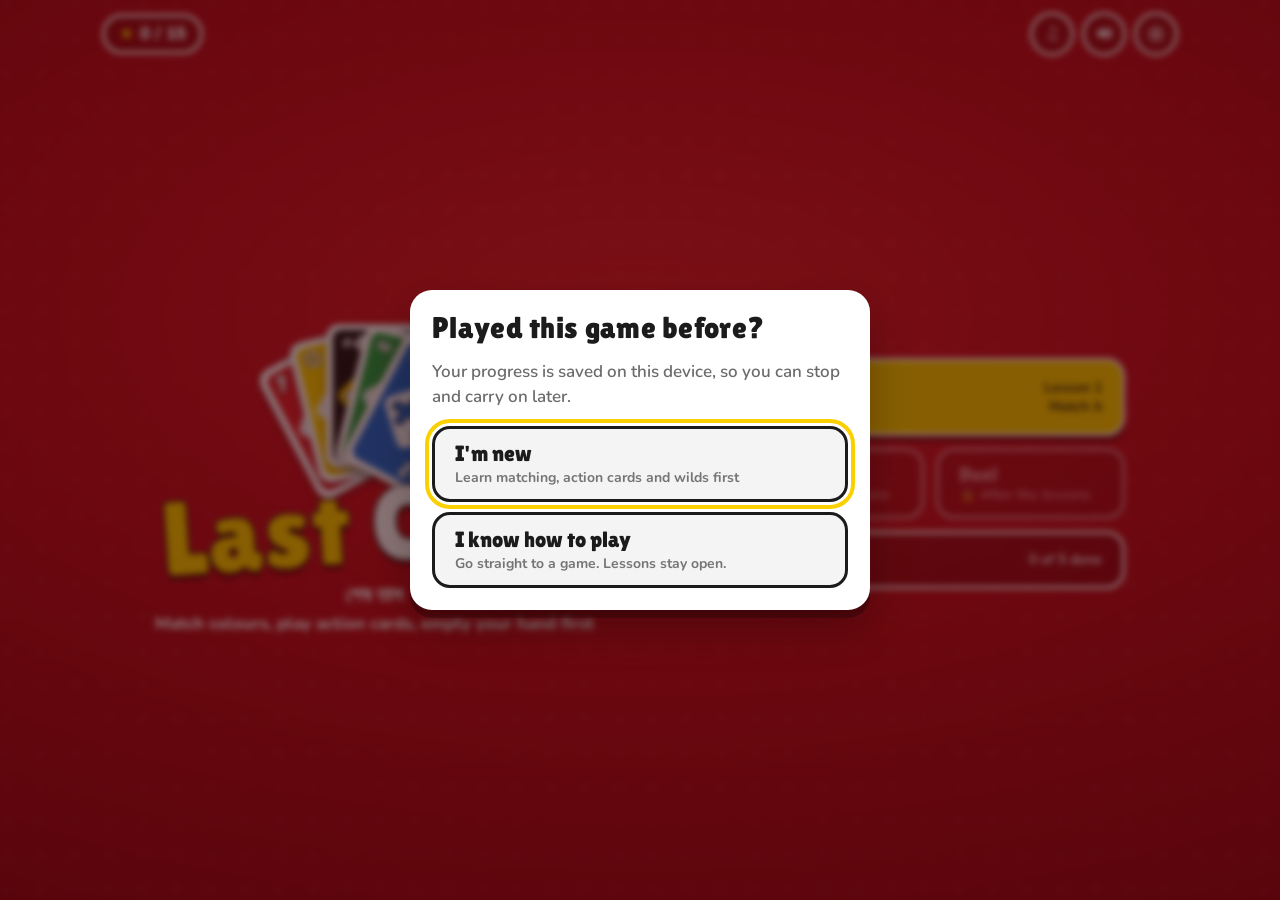
<file: games/last-card/index.html>
<!DOCTYPE html>
<html lang="en">
<head>
<meta charset="utf-8">
<meta name="viewport" content="width=device-width, initial-scale=1, viewport-fit=cover">
<meta name="theme-color" content="#c1121f">
<title>Last Card</title>
<link rel="preconnect" href="https://fonts.googleapis.com">
<link rel="preconnect" href="https://fonts.gstatic.com" crossorigin>
<link href="https://fonts.googleapis.com/css2?family=Lilita+One&family=Nunito:wght@600;700;800;900&display=swap" rel="stylesheet">
<style>
/* VOICE: loud, quick, family games night. IDEA: a red card-table with chunky four-colour cards.
   COLOUR: table red #c1121f, card red #e3262f, yellow #fbd000, green #24a548, blue #1a6fd6, wild black #1b1b1b.
   TYPE: Lilita One for numbers and titles, Nunito for everything else. LAYOUT: discard pile is the hero, hands around it. */
:root{--table:#c1121f;--table2:#8f0b16;--R:#e3262f;--Y:#fbd000;--G:#24a548;--B:#1a6fd6;--K:#1b1b1b;--ink:#1b1b1b;--paper:#fff;--muted:#6b6b6b;
  --cw:64px;--disp:"Lilita One",system-ui,sans-serif;--body:"Nunito",system-ui,sans-serif;--cur:var(--R)}
*{box-sizing:border-box;min-width:0}
html,body{margin:0;height:100%}
body{background:var(--table) radial-gradient(110% 80% at 50% 35%,#e0242f 0,var(--table) 45%,var(--table2) 100%);color:#fff;font:600 17px/1.45 var(--body);-webkit-tap-highlight-color:transparent;overflow-x:clip}
body::before{content:"";position:fixed;inset:0;pointer-events:none;background:radial-gradient(circle at 20% 15%,rgba(255,255,255,.08) 0 2px,transparent 3px) 0 0/34px 34px;opacity:.8}
button{font:inherit;color:inherit;cursor:pointer}
button:focus-visible{outline:4px solid var(--Y);outline-offset:3px}
#app{position:relative;max-width:1100px;margin:0 auto;min-height:100dvh;padding:max(env(safe-area-inset-top),12px) max(env(safe-area-inset-right),12px) max(env(safe-area-inset-bottom),10px) max(env(safe-area-inset-left),12px)}
h1,h2,h3{font-family:var(--disp);font-weight:400;line-height:1.05;margin:0;letter-spacing:.01em}
.btn{display:inline-flex;align-items:center;justify-content:center;gap:8px;min-height:44px;padding:8px 18px;border-radius:999px;border:3px solid #fff;background:rgba(0,0,0,.15);font-weight:800}
.btn:hover{background:rgba(0,0,0,.28)}.btn.icon{width:44px;padding:0}.btn:disabled{opacity:.4;cursor:not-allowed}
.primary{min-height:52px;padding:10px 26px;border-radius:999px;border:3px solid #fff;background:var(--Y);color:var(--ink);font:400 22px var(--disp);box-shadow:0 5px 0 rgba(0,0,0,.35)}
.primary:active{transform:translateY(3px);box-shadow:0 2px 0 rgba(0,0,0,.35)}
.link{background:none;border:0;color:#fff;text-decoration:underline;text-underline-offset:3px;min-height:44px;font-weight:800}
.topbar{display:flex;align-items:center;gap:8px;margin-bottom:10px}
.topbar .grow{flex:1;font:400 22px var(--disp);white-space:nowrap;overflow:hidden;text-overflow:ellipsis}
.chip{display:inline-flex;align-items:center;gap:6px;border:3px solid #fff;border-radius:999px;padding:4px 14px;font-weight:900;min-height:40px;background:rgba(0,0,0,.15)}
.chip .st{color:var(--Y)}
.panel{background:#fff;color:var(--ink);border-radius:22px;box-shadow:0 8px 0 rgba(0,0,0,.25),0 18px 40px rgba(0,0,0,.25)}
.muted{color:var(--muted)}
/* card */
.card{--c:var(--K);position:relative;width:var(--cw);height:calc(var(--cw)*1.5);border-radius:calc(var(--cw)*.14);background:#fff;padding:calc(var(--cw)*.07);box-shadow:0 3px 8px rgba(0,0,0,.35);flex:none;border:0;display:block;color:#fff}
.card .face{position:absolute;inset:calc(var(--cw)*.07);border-radius:calc(var(--cw)*.09);background:var(--c);overflow:hidden}
.card .face::before{content:"";position:absolute;left:50%;top:50%;width:66%;aspect-ratio:1;background:rgba(255,255,255,.95);transform:translate(-50%,-50%) rotate(45deg);border-radius:14%}
.card.wild .face{background:var(--K)}
.card.wild .face::before{background:conic-gradient(var(--R) 0 25%,var(--B) 0 50%,var(--Y) 0 75%,var(--G) 0)}
.card .big{position:absolute;inset:0;display:grid;place-items:center;font:400 calc(var(--cw)*.62)/1 var(--disp);color:var(--c);text-shadow:0 0 0 #000;-webkit-text-stroke:calc(var(--cw)*.025) #1b1b1b;paint-order:stroke fill;z-index:1;font-style:italic}
.card.wild .big{color:#fff}
.card .big svg{width:48%;height:48%;fill:var(--c);stroke:#1b1b1b;stroke-width:1.4;paint-order:stroke fill}
.card.wild .big svg{fill:#fff}
.card .tl,.card .br{position:absolute;font:400 calc(var(--cw)*.22)/1 var(--disp);color:#fff;-webkit-text-stroke:calc(var(--cw)*.012) #1b1b1b;paint-order:stroke fill;z-index:1;font-style:italic}
.card .tl{left:calc(var(--cw)*.13);top:calc(var(--cw)*.1)}.card .br{right:calc(var(--cw)*.13);bottom:calc(var(--cw)*.1);transform:rotate(180deg)}
.card .tl svg,.card .br svg{width:calc(var(--cw)*.2);height:calc(var(--cw)*.2);fill:#fff;stroke:#1b1b1b;stroke-width:1.5;paint-order:stroke fill}
.card.back .face{background:var(--K)}
.card.back .face::before{width:80%;aspect-ratio:1;background:var(--R);border-radius:50%;transform:translate(-50%,-50%) scaleY(1.25) rotate(-20deg)}
.card.back .big{color:var(--Y);font-size:calc(var(--cw)*.3);transform:rotate(-20deg);font-style:normal}
.card.sm{--cw:34px}
/* menu */
.menu{min-height:calc(100dvh - 22px);display:flex;flex-direction:column}
.menubar{display:flex;align-items:center;gap:8px}
.menumain{flex:1;display:grid;align-content:center;justify-items:center;gap:clamp(18px,4vh,40px);padding:10px 0}
.brand{text-align:center;display:grid;justify-items:center}
.fan{position:relative;height:calc(var(--fw)*1.65);width:calc(var(--fw)*3.4);--fw:clamp(60px,17vw,96px);margin-bottom:10px}
.fan .card{--cw:var(--fw);position:absolute;left:50%;bottom:0;margin-left:calc(var(--fw)*-.5);transform-origin:50% 120%}
.logo{font:400 clamp(58px,15vw,104px)/.9 var(--disp);transform:rotate(-4deg);text-shadow:0 6px 0 rgba(0,0,0,.3);-webkit-text-stroke:3px #1b1b1b;paint-order:stroke fill;color:var(--Y)}
.logo span{color:#fff}
.tag{margin:.6em 0 0;font-weight:800}.tag .bn{display:block;font-size:1.25em}
.menubtns{display:grid;gap:12px;width:min(100%,390px)}
.mbtn{display:flex;align-items:center;justify-content:space-between;gap:12px;min-height:58px;padding:12px 20px;border-radius:18px;border:3px solid #fff;background:rgba(0,0,0,.18);font:400 22px var(--disp);text-align:left}
.mbtn small{font:700 14px var(--body);opacity:.92;text-align:right}
.mbtn:hover:not(:disabled){background:rgba(0,0,0,.3)}.mbtn:disabled{opacity:.5;cursor:not-allowed}
.mbtn.play{background:var(--Y);color:var(--ink);min-height:78px;font-size:34px;box-shadow:0 6px 0 rgba(0,0,0,.35)}
.quick{display:grid;grid-template-columns:1fr 1fr;gap:12px}
.quick .mbtn{flex-direction:column;align-items:flex-start;gap:0;font-size:20px}.quick .mbtn small{text-align:left}
/* overlay */
.overlay{position:fixed;inset:0;z-index:30;background:rgba(40,0,5,.55);backdrop-filter:blur(3px);display:grid;place-items:center;padding:16px;animation:fade .2s}
.modal{width:min(100%,460px);max-height:90dvh;overflow:auto;padding:22px}
.modal h2{font-size:30px;margin-bottom:8px}
.modal .row{display:flex;gap:10px;flex-wrap:wrap;margin-top:16px}
.modal .btn{border-color:var(--ink);color:var(--ink);background:#fff}
.modal .mbtn{width:100%;margin-top:10px;color:var(--ink);background:#f4f4f4;border-color:#1b1b1b;flex-direction:column;align-items:flex-start;gap:2px;font-size:22px}
.modal .mbtn small{text-align:left;color:var(--muted)}
.setrow{display:flex;align-items:center;justify-content:space-between;gap:12px;padding:12px 0;border-bottom:2px solid #eee}
.setrow small{display:block;color:var(--muted);font-weight:600}
.seg{display:flex;flex-wrap:wrap;background:#eee;border-radius:12px;padding:3px}
.seg button{border:0;background:none;border-radius:9px;padding:6px 12px;min-height:38px;font-weight:800;color:var(--ink)}
.seg button[aria-pressed=true]{background:var(--ink);color:#fff}
.toggle{width:56px;height:32px;border-radius:999px;border:0;background:#ccc;position:relative;flex:none}
.toggle::after{content:"";position:absolute;top:4px;left:4px;width:24px;height:24px;border-radius:50%;background:#fff;transition:transform .2s;box-shadow:0 1px 3px rgba(0,0,0,.3)}
.toggle[aria-pressed=true]{background:var(--G)}.toggle[aria-pressed=true]::after{transform:translateX(24px)}
.danger{color:var(--R)!important;border-color:var(--R)!important}
.colors{display:grid;grid-template-columns:1fr 1fr;gap:12px;margin-top:10px}
.colors button{height:96px;border-radius:18px;border:4px solid #fff;box-shadow:0 0 0 3px #1b1b1b;font:400 24px var(--disp);color:#fff;-webkit-text-stroke:1px #1b1b1b;paint-order:stroke fill}
.colors .sug{outline:4px dashed #1b1b1b;outline-offset:4px}
/* levels */
.chapter{padding:16px clamp(12px,3vw,24px) 18px;margin-bottom:14px}
.chap{display:flex;align-items:center;gap:10px;font-size:26px;margin-bottom:14px}
.chap small{margin-left:auto;font:800 14px var(--body);color:var(--muted)}
.chap .card{--cw:26px}
.track{display:grid;grid-template-columns:repeat(var(--k),minmax(0,1fr));position:relative;gap:6px}
.track::before{content:"";position:absolute;left:calc(50%/var(--k));right:calc(50%/var(--k));top:31px;height:5px;border-radius:3px;background:#eee}
.node{background:none;border:0;padding:0;display:grid;justify-items:center;gap:6px;text-align:center;color:var(--ink)}
.disc{width:62px;height:62px;border-radius:50%;display:grid;place-items:center;font:400 28px var(--disp);background:#fff;border:4px solid #1b1b1b;position:relative;z-index:1}
.node.done .disc{background:var(--G);color:#fff}
.node.now .disc{background:var(--Y);animation:bounce 1.2s ease-in-out infinite}
.node.locked{cursor:not-allowed}.node.locked .disc{opacity:.45}
.node .nt{font-weight:900;font-size:13px;line-height:1.2;max-width:12ch}
.node .stars{font-size:14px;color:#e0a800;letter-spacing:1px}
@keyframes bounce{50%{transform:translateY(-5px)}}
@keyframes fade{from{opacity:0}}
.lesson{padding:22px;max-width:680px;margin:0 auto}
.lesson h2{font-size:34px;margin-bottom:8px}
.lesson .row{display:flex;gap:8px;flex-wrap:wrap;margin:12px 0;--cw:clamp(48px,13vw,64px)}
.lesson .actions{margin-top:16px}
</style>
<style>
/* table */
body.scr-table{overflow:hidden}
body.scr-table #app{height:100dvh;padding-top:max(env(safe-area-inset-top),8px)}
.tbl{height:100%;display:flex;flex-direction:column;gap:6px}
.tbl .topbar{margin:0}
.opps{display:flex;justify-content:space-around;gap:8px;align-items:flex-start}
.opp{display:grid;justify-items:center;gap:4px;padding:6px 10px;border-radius:16px;border:3px solid transparent;min-width:0}
.opp.turn{border-color:#fff;background:rgba(0,0,0,.18);box-shadow:0 0 0 4px rgba(251,208,0,.5)}
.opp .nm{font:400 18px var(--disp);display:flex;gap:6px;align-items:center}
.opp .cnt{font:900 13px var(--body);background:#fff;color:var(--ink);border-radius:999px;padding:0 8px;min-width:24px;text-align:center}
.opp .backs{display:flex;height:calc(var(--bw)*1.5);--bw:clamp(22px,6vw,34px)}
.opp .backs .card{--cw:var(--bw);margin-left:calc(var(--bw)*-.62)}.opp .backs .card:first-child{margin-left:0}
.opp .say{font:400 15px var(--disp);background:var(--Y);color:var(--ink);border-radius:999px;padding:2px 10px;border:2px solid #1b1b1b;animation:pop .4s}
.mid{flex:1;min-height:0;display:grid;place-items:center;position:relative}
.piles{display:flex;align-items:center;gap:clamp(18px,6vw,48px);position:relative}
.pile{position:relative;border:0;background:none;padding:0}
.pile.draw .card:nth-child(1){position:absolute;transform:translate(4px,4px)}.pile.draw .card:nth-child(2){position:absolute;transform:translate(2px,2px)}
.pile.draw .card:nth-child(3){position:relative}
.pile.draw.can{animation:nudge 1.4s ease-in-out infinite}
@keyframes nudge{50%{transform:translateY(-6px)}}
.pile.draw .lbl{position:absolute;left:50%;bottom:-26px;transform:translateX(-50%);font-weight:900;font-size:13px;white-space:nowrap}
.disc-pile{position:relative;width:var(--cw);height:calc(var(--cw)*1.5)}
.disc-pile .card{position:absolute;inset:0}
.disc-pile .card.top{animation:land .35s cubic-bezier(.2,.9,.3,1.3)}
@keyframes land{from{transform:translateY(-40px) scale(1.25) rotate(-12deg);opacity:.2}}
.ring{position:absolute;inset:calc(var(--cw)*-.32);border-radius:50%;border:calc(var(--cw)*.09) solid var(--cur);box-shadow:0 0 24px var(--cur);opacity:.95;pointer-events:none}
.dir{position:absolute;inset:calc(var(--cw)*-.75);pointer-events:none;opacity:.35;animation:spin 6s linear infinite}
.dir.ccw{animation-direction:reverse}
.dir svg{width:100%;height:100%}
@keyframes spin{to{transform:rotate(360deg)}}
.curcol{position:absolute;bottom:4px;left:50%;transform:translateX(-50%);font-weight:900;font-size:14px;background:rgba(0,0,0,.25);padding:2px 12px;border-radius:999px;white-space:nowrap}
.status{min-height:26px;text-align:center;font-weight:900;font-size:16px;text-shadow:0 1px 0 rgba(0,0,0,.3)}
.actions{display:flex;justify-content:center;gap:10px;flex-wrap:wrap;min-height:52px;align-items:center}
.lastbtn{background:var(--Y);color:var(--ink);border:4px solid #fff;border-radius:999px;font:400 26px var(--disp);padding:8px 26px;box-shadow:0 5px 0 rgba(0,0,0,.35);animation:pulse .8s ease-in-out infinite}
@keyframes pulse{50%{transform:scale(1.08)}}
@keyframes pop{from{transform:scale(.4)}}
.me{display:flex;flex-direction:column;align-items:stretch}
.me .meinfo{display:flex;justify-content:center;gap:10px;align-items:center;font:400 18px var(--disp)}
.me.turn .meinfo .nm{background:#fff;color:var(--ink);padding:0 12px;border-radius:999px}
.hand{container-type:inline-size;display:flex;justify-content:center;padding:22px 0 4px}
.hand .card{transition:transform .15s}
.hand .card+.card{margin-left:min(6px,calc((100cqw - 6px - var(--n)*var(--cw))/max(var(--n) - 1,1)))}
.hand .card.ok{transform:translateY(-16px);box-shadow:0 0 0 3px #fff,0 0 18px var(--Y),0 6px 10px rgba(0,0,0,.35)}
.hand .card.no{filter:brightness(.72)}
.hand .card.new{animation:deal .35s ease-out}
@keyframes deal{from{transform:translateY(-120px) scale(.8);opacity:0}}
@media(hover:hover){.hand .card.ok:hover{transform:translateY(-26px)}}
.score{font-size:15px;font-weight:800}
.score table{width:100%;border-collapse:collapse;margin:10px 0}.score td,.score th{padding:6px 8px;border-bottom:2px solid #eee;text-align:left}.score td:last-child,.score th:last-child{text-align:right}
.bigstars{font-size:46px;color:#e0a800;letter-spacing:6px;text-align:center}
.center{text-align:center}
/* quiz */
.quiz{max-width:640px;margin:0 auto;padding:20px;text-align:center}
.quiz .prompt{font:400 24px var(--disp);margin:0 0 12px}
.quiz .show{display:flex;justify-content:center;gap:16px;align-items:center;margin:8px 0 14px;--cw:clamp(60px,18vw,84px)}
.quiz .choices{display:flex;flex-wrap:wrap;gap:10px;justify-content:center;--cw:clamp(52px,15vw,72px)}
.quiz .choice{border:0;background:none;padding:0;border-radius:12px}
.quiz .choice.txt{background:#f4f4f4;border:3px solid #1b1b1b;border-radius:14px;padding:12px 16px;font-weight:800;min-height:54px;width:100%;text-align:left;color:var(--ink)}
.quiz .choice.right{outline:5px solid var(--G);outline-offset:3px}.quiz .choice.wrong{outline:5px solid var(--R);outline-offset:3px}.quiz .choice.dim{opacity:.45}
.quiz .explain{margin-top:14px;padding:12px 14px;border-radius:14px;background:#f4f4f4;text-align:left}
.quiz .explain.ok{background:#e6f6ea}.quiz .explain.no{background:#fdeaea}
.dots{display:flex;gap:6px}.dots i{width:10px;height:10px;border-radius:50%;background:rgba(255,255,255,.35)}.dots i.g{background:#8ef0a8}.dots i.r{background:#1b1b1b}.dots i.now{background:var(--Y)}
@media(min-width:760px){.menumain{grid-template-columns:1.1fr 1fr;align-items:center}}
@media(orientation:landscape) and (max-height:560px){
  .menumain{grid-template-columns:1fr 1fr;align-items:center}
  .fan{--fw:clamp(44px,12vh,70px)}.logo{font-size:clamp(44px,13vh,76px)}
  .mbtn{min-height:46px;padding:8px 16px;font-size:19px}.mbtn.play{min-height:58px;font-size:28px}.menubtns,.quick{gap:8px}
  .tbl{gap:2px}.tbl .topbar .btn{min-height:36px}.opp{padding:2px 8px}.opp .backs{--bw:22px}
  .me{flex-direction:row;align-items:flex-end;gap:10px}.me .meinfo{flex-direction:column;margin-bottom:8px}.me .hand{flex:1;padding-top:16px}
  .status{min-height:20px;font-size:14px}.actions{min-height:44px}
  .pile.draw .lbl{display:none}
  .tbl{position:relative}.actions{position:absolute;right:10px;left:auto;transform:none;top:40%;z-index:6;min-height:0}
  .curcol{display:none}.ring{inset:calc(var(--cw)*-.16)}.dir{inset:calc(var(--cw)*-.36)}
  .status::before{content:"";display:inline-block;width:.8em;height:.8em;border-radius:50%;background:var(--cur);border:2px solid #fff;margin-right:6px;vertical-align:-1px}
}
@media(prefers-reduced-motion:reduce){*{animation:none!important;transition:none!important}}
:root{--np-bg:#1b1b1b;--np-fg:#fff;--np-acc:#fbd000;--np-font:"Nunito",system-ui,sans-serif}
#np{position:fixed;left:0;right:0;margin-inline:auto;width:max-content;top:max(env(safe-area-inset-top),10px);transform:translateY(-160%);z-index:60;display:flex;align-items:center;gap:10px;padding:7px 7px 7px 14px;border-radius:999px;background:var(--np-bg);color:var(--np-fg);box-shadow:0 10px 30px rgba(0,0,0,.35);transition:transform .5s cubic-bezier(.2,.9,.3,1.15);max-width:min(92vw,420px);font-family:var(--np-font,inherit)}
#np.np-show{transform:none}#np.np-hide{transform:translateY(-160%)}
.np-ic{font-size:20px;color:var(--np-acc);animation:npb .9s ease-in-out infinite;flex:none}
@keyframes npb{50%{transform:translateY(-3px) rotate(-8deg)}}
.np-t{display:grid;line-height:1.15;font-weight:800;font-size:15px;white-space:nowrap;overflow:hidden;text-overflow:ellipsis;min-width:0}
.np-t small{font-size:11px;opacity:.75;font-weight:700}
.np-skip{flex:none;border:0;border-radius:999px;padding:6px 12px;min-height:36px;background:var(--np-acc);color:var(--np-bg);font:800 14px system-ui,sans-serif;cursor:pointer}
.mus-off{opacity:.45}
@media(prefers-reduced-motion:reduce){#np{transition:none}.np-ic{animation:none}}
</style>
</head>
<body>
<div id="app"></div>
<script>
{
/* ---------- cards ---------- */
const COLS=['R','Y','G','B'],CNAME={R:'Red',Y:'Yellow',G:'Green',B:'Blue',K:'Wild'};
let cid=0;
function newDeck(){const d=[];for(const c of COLS){d.push({c,v:'0',id:++cid});for(const v of['1','2','3','4','5','6','7','8','9','S','Rv','D2'])for(let k=0;k<2;k++)d.push({c,v,id:++cid});}
  for(let k=0;k<4;k++){d.push({c:'K',v:'W',id:++cid});d.push({c:'K',v:'W4',id:++cid});}return shuffle(d);}
function shuffle(a){for(let i=a.length-1;i>0;i--){const j=Math.floor(Math.random()*(i+1));[a[i],a[j]]=[a[j],a[i]];}return a;}
const isWild=c=>c.c==='K';
const isNum=v=>/^\d$/.test(v);
const pts=c=>isNum(c.v)?+c.v:isWild(c)?50:20;
const VNAME={S:'Skip',Rv:'Reverse',D2:'Draw Two',W:'Wild',W4:'Wild Draw Four'};
const cardName=c=>isWild(c)?VNAME[c.v]:`${CNAME[c.c]} ${VNAME[c.v]||c.v}`;
const ICON={S:'<svg viewBox="0 0 24 24"><path d="M12 2a10 10 0 1 0 0 20 10 10 0 0 0 0-20zm0 3.2a6.8 6.8 0 0 1 5.4 10.9L7.9 6.6A6.8 6.8 0 0 1 12 5.2zM6.6 7.9l9.5 9.5A6.8 6.8 0 0 1 6.6 7.9z"/></svg>',
  Rv:'<svg viewBox="0 0 24 24"><path d="M4 9.5 9 4v3.5h7.5a3.5 3.5 0 0 1 0 7H15v-3h1.5a.5.5 0 0 0 0-1H9V14zM20 14.5 15 20v-3.5H7.5a3.5 3.5 0 0 1 0-7H9v3H7.5a.5.5 0 0 0 0 1H15V9z"/></svg>'};
function cardHTML(c,o={}){if(o.back)return `<div class="card back ${o.cls||''}" aria-hidden="true"><div class="face"></div><div class="big">LAST</div></div>`;
  const col=isWild(c)?'var(--K)':`var(--${c.c})`;
  const big=c.v==='S'||c.v==='Rv'?ICON[c.v]:c.v==='D2'?'+2':c.v==='W4'?'+4':c.v==='W'?'':c.v;
  const corner=c.v==='S'||c.v==='Rv'?ICON[c.v]:c.v==='D2'?'+2':c.v==='W4'?'+4':c.v==='W'?'W':c.v;
  const tag=o.button?'button':'div';
  return `<${tag} class="card ${isWild(c)?'wild':''} ${o.cls||''}" style="--c:${col};${o.style||''}" ${o.attr||''} aria-label="${cardName(c)}"><div class="face"></div><div class="big">${big}</div><span class="tl">${corner}</span><span class="br">${corner}</span></${tag}>`;}

/* ---------- rules ---------- */
const NAMES=['You','Rina','Tanvir','Mitu'];
function canPlay(card,g){const top=g.discard[g.discard.length-1];
  if(g.pending>0)return (card.v==='D2'&&top.v==='D2')||(card.v==='W4'&&top.v==='W4');
  return isWild(card)||card.c===g.color||card.v===top.v;}
const playable=(g,p)=>g.hands[p].filter(c=>canPlay(c,g));
const nextP=(g,from=g.turn,steps=1)=>((from+g.dir*steps)%g.n+g.n)%g.n;
function drawCards(g,p,k){const got=[];for(let i=0;i<k;i++){if(!g.deck.length){const top=g.discard.pop();g.deck=shuffle(g.discard.map(c=>isWild(c)?{...c}:c));g.discard=[top];}
  if(!g.deck.length)break;const c=g.deck.pop();g.hands[p].push(c);got.push(c);}
  if(g.saidLast)g.saidLast[p]=false;return got;}
function newRoundState(g){g.deck=newDeck();g.hands=Array.from({length:g.n},()=>[]);for(let r=0;r<7;r++)for(let p=0;p<g.n;p++)g.hands[p].push(g.deck.pop());
  let first;do{first=g.deck.pop();if(!isNum(first.v)){g.deck.unshift(first);first=null;}}while(!first);
  g.discard=[first];g.color=first.c;g.dir=1;g.pending=0;g.turn=(g.dealer+1)%g.n;g.saidLast=Array(g.n).fill(false);g.catchable=-1;g.drewThisTurn=null;g.phase='play';g.round=(g.round||0)+1;
  sortHand(g);}
function sortHand(g){const order={R:0,Y:1,G:2,B:3,K:4},vo=v=>isNum(v)?+v:{S:10,Rv:11,D2:12,W:13,W4:14}[v];g.hands[0].sort((a,b)=>order[a.c]-order[b.c]||vo(a.v)-vo(b.v));}

/* ---------- bots ---------- */
function botChoose(g,p){const opts=playable(g,p);if(!opts.length)return null;const d=g.diff,hand=g.hands[p];
  if(d===1)return opts[Math.floor(Math.random()*opts.length)];
  const count={R:0,Y:0,G:0,B:0};for(const c of hand)if(!isWild(c))count[c.c]++;
  const nx=nextP(g,p),nxLeft=g.hands[nx].length,leader=Math.min(...g.hands.map((h,i)=>i===p?99:h.length));
  const score=c=>{let s=0;if(!isWild(c))s+=count[c.c]*3+(d===3?pts(c)/4:0);
    if(['S','D2','Rv'].includes(c.v))s+=nxLeft<=2?30:nxLeft<=4?8:1;
    if(c.v==='W4')s+=nxLeft<=2?40:-25;if(c.v==='W')s+=hand.length<=2?20:-20;
    if(d===3&&leader<=2&&['S','D2','W4'].includes(c.v))s+=15;return s+Math.random()*2;};
  return opts.sort((a,b)=>score(b)-score(a))[0];}
function botColor(g,p){const count={R:0,Y:0,G:0,B:0};for(const c of g.hands[p])if(!isWild(c))count[c.c]+=g.diff===1?Math.random()*2:1+pts(c)/40;
  return Object.entries(count).sort((a,b)=>b[1]-a[1])[0][1]>0?Object.entries(count).sort((a,b)=>b[1]-a[1])[0][0]:COLS[Math.floor(Math.random()*4)];}
const sayChance=g=>g.diff===1?.6:g.diff===2?.88:1;
/* ---------- storage + sound ---------- */
const KEY='lastcard.v1',SAVE_KEY='lastcard.game.v1';
const store={get(d){try{const v=localStorage.getItem(KEY);return v?{...d,...JSON.parse(v)}:d}catch(e){return d}},set(v){try{localStorage.setItem(KEY,JSON.stringify(v))}catch(e){}}};
let progress=store.get({unlocked:1,stars:{},sound:true,music:true,stack:false,drawUntil:false,stats:{},opps:3,diff:2,len:'round'});
function complete(id,stars){progress.stars[id]=Math.max(progress.stars[id]||0,stars);progress.unlocked=Math.max(progress.unlocked,Math.min(LEVELS.length,id+1));store.set(progress);}
function setSkill(k){progress.skill=k;if(k==='pro')progress.unlocked=LEVELS.length;store.set(progress);}
const totalStars=()=>Object.values(progress.stars).reduce((a,b)=>a+b,0);
function saveGame(){if(!G||G.phase==='over')return;try{localStorage.setItem(SAVE_KEY,JSON.stringify({...G,id:0,anim:null,newIds:[]}));}catch(e){}}
function loadSave(){try{const v=JSON.parse(localStorage.getItem(SAVE_KEY));return v&&v.hands?v:null;}catch(e){return null;}}
function clearSave(){try{localStorage.removeItem(SAVE_KEY);}catch(e){}}
function recordResult(won){const s=progress.stats.rounds=progress.stats.rounds||{played:0,won:0};s.played++;if(won)s.won++;store.set(progress);}
/* ---------- music ---------- */
/* ---------- Jukebox: background music composed live with Web Audio ----------
   Each track: chords, tempo, instruments and drum patterns. Melodies are generated
   from the track's chords (seeded, so a track always sounds the same).
   Tracks play in random order, each ~1.5–2 minutes, then the next one starts. */
function Jukebox(cfg){
  const SC={major:[0,2,4,5,7,9,11],minor:[0,2,3,5,7,8,10],dorian:[0,2,3,5,7,9,10],mixo:[0,2,4,5,7,9,10],harm:[0,2,3,5,7,8,11]};
  const Q={maj:[0,4,7],min:[0,3,7],maj7:[0,4,7,11],m7:[0,3,7,10],'7':[0,4,7,10],m7b5:[0,3,6,10],sus:[0,5,7],add9:[0,4,7,14],m9:[0,3,7,10,14],'6':[0,4,7,9],dim:[0,3,6],maj9:[0,4,7,11,14]};
  let ctx=null,out,bus,rev,noiseBuf,on=false,timer=null,T=null,step=0,nextT=0,last=-1,fade=null,prevVoicing=null;
  const mtof=m=>440*Math.pow(2,(m-69)/12);
  function rng(seed){let s=seed>>>0||1;return()=>{s^=s<<13;s^=s>>>17;s^=s<<5;return ((s>>>0)%100000)/100000;};}
  function ensure(){if(ctx)return true;const AC=window.AudioContext||window.webkitAudioContext;if(!AC)return false;
    try{ctx=new AC();}catch(e){return false;}
    out=ctx.createGain();out.gain.value=cfg.volume??.3;const comp=ctx.createDynamicsCompressor();comp.threshold.value=-18;comp.ratio.value=3;out.connect(comp);comp.connect(ctx.destination);if(cfg.tap)cfg.tap(ctx,comp);
    bus=ctx.createGain();bus.connect(out);
    rev=ctx.createConvolver();const len=ctx.sampleRate*2.4,imp=ctx.createBuffer(2,len,ctx.sampleRate);
    for(let c=0;c<2;c++){const d=imp.getChannelData(c);for(let i=0;i<len;i++)d[i]=(Math.random()*2-1)*Math.pow(1-i/len,3.2);}
    rev.buffer=imp;const wet=ctx.createGain();wet.gain.value=cfg.reverb??.28;rev.connect(wet);wet.connect(out);
    const nl=ctx.sampleRate;noiseBuf=ctx.createBuffer(1,nl,ctx.sampleRate);const nd=noiseBuf.getChannelData(0);for(let i=0;i<nl;i++)nd[i]=Math.random()*2-1;
    document.addEventListener('visibilitychange',()=>{if(!ctx)return;if(document.hidden)ctx.suspend();else if(on)ctx.resume();});
    return true;}
  /* ---- instruments ---- */
  function env(g,t,a,peak,dur,rel){g.gain.setValueAtTime(0,t);g.gain.linearRampToValueAtTime(peak,t+a);g.gain.setTargetAtTime(0,t+Math.max(a,dur),rel);}
  function osc(type,f,t,end,det=0){const o=ctx.createOscillator();o.type=type;o.frequency.setValueAtTime(f,t);o.detune.value=det;o.start(t);o.stop(end);return o;}
  function lp(f,q=.7){const b=ctx.createBiquadFilter();b.type='lowpass';b.frequency.value=f;b.Q.value=q;return b;}
  function send(node,amt){node.connect(bus);if(amt){const s=ctx.createGain();s.gain.value=amt;node.connect(s);s.connect(rev);}}
  const INST={
    keys(m,t,d,v){const g=ctx.createGain(),f=lp(2600);env(g,t,.008,v*.16,.02,Math.min(d,1.4)*.5);[['sine',0],['triangle',12]].forEach(([ty,o],i)=>{const n=osc(ty,mtof(m+o),t,t+d+2);const gg=ctx.createGain();gg.gain.value=i?.25:1;n.connect(gg);gg.connect(f);});f.connect(g);send(g,.35);},
    piano(m,t,d,v){const g=ctx.createGain(),f=lp(3200);env(g,t,.004,v*.2,.01,Math.min(d+.3,2)*.42);[['triangle',0,1],['sine',12,.35],['sine',19,.08]].forEach(([ty,o,a])=>{const n=osc(ty,mtof(m+o),t,t+d+3);const gg=ctx.createGain();gg.gain.value=a;n.connect(gg);gg.connect(f);});f.connect(g);send(g,.45);},
    harpsi(m,t,d,v){const g=ctx.createGain(),f=lp(4200,1.2);env(g,t,.002,v*.1,.01,.28);[0,12].forEach((o,i)=>{const n=osc('sawtooth',mtof(m+o),t,t+1.6,i?4:-4);n.connect(f);});f.connect(g);send(g,.35);},
    pad(m,t,d,v){const g=ctx.createGain(),f=lp(1100);env(g,t,.5,v*.07,d,.6);[-8,8].forEach(det=>osc('sawtooth',mtof(m),t,t+d+3,det).connect(f));f.connect(g);send(g,.6);},
    strings(m,t,d,v){const g=ctx.createGain(),f=lp(2000);env(g,t,.32,v*.06,d,.45);const lfo=ctx.createOscillator(),lg=ctx.createGain();lfo.frequency.value=5.2;lg.gain.value=6;lfo.connect(lg);lfo.start(t);lfo.stop(t+d+3);
      [-6,0,7].forEach(det=>{const n=osc('sawtooth',mtof(m),t,t+d+3,det);lg.connect(n.detune);n.connect(f);});f.connect(g);send(g,.7);},
    bass(m,t,d,v){const g=ctx.createGain(),f=lp(520);env(g,t,.01,v*.3,d*.8,.08);osc('triangle',mtof(m),t,t+d+.6).connect(f);const s=osc('sine',mtof(m-12),t,t+d+.6);const sg=ctx.createGain();sg.gain.value=.6;s.connect(sg);sg.connect(f);f.connect(g);send(g,0);},
    synthbass(m,t,d,v){const g=ctx.createGain(),f=lp(300,6);f.frequency.setValueAtTime(1800,t);f.frequency.exponentialRampToValueAtTime(260,t+.18);env(g,t,.005,v*.2,d*.7,.06);osc('square',mtof(m),t,t+d+.5).connect(f);f.connect(g);send(g,0);},
    pluck(m,t,d,v){const g=ctx.createGain(),f=lp(400,3);f.frequency.setValueAtTime(3800,t);f.frequency.exponentialRampToValueAtTime(500,t+.25);env(g,t,.004,v*.12,.02,.22);osc('sawtooth',mtof(m),t,t+1.4).connect(f);f.connect(g);send(g,.4);},
    lead(m,t,d,v){const g=ctx.createGain(),f=lp(2600);env(g,t,.02,v*.07,d*.9,.12);const n=osc('square',mtof(m),t,t+d+1);const lfo=ctx.createOscillator(),lg=ctx.createGain();lfo.frequency.value=5.5;lg.gain.value=10;lfo.connect(lg);lg.connect(n.detune);lfo.start(t+.15);lfo.stop(t+d+1);n.connect(f);f.connect(g);send(g,.3);},
    chip(m,t,d,v){const g=ctx.createGain();env(g,t,.003,v*.055,d*.85,.03);osc('square',mtof(m),t,t+d+.4).connect(g);send(g,.15);},
    bell(m,t,d,v){const g=ctx.createGain();env(g,t,.003,v*.1,.01,.9);const c=osc('sine',mtof(m),t,t+4),mo=osc('sine',mtof(m)*3.5,t,t+4),mg=ctx.createGain();mg.gain.setValueAtTime(mtof(m)*1.2,t);mg.gain.exponentialRampToValueAtTime(1,t+1.5);mo.connect(mg);mg.connect(c.frequency);c.connect(g);send(g,.55);},
    guitar(m,t,d,v){const g=ctx.createGain(),f=lp(2200,1);f.frequency.setValueAtTime(3000,t);f.frequency.exponentialRampToValueAtTime(900,t+.4);env(g,t,.003,v*.11,.02,.4);[['triangle',0],['sawtooth',0]].forEach(([ty],i)=>{const n=osc(ty,mtof(m),t,t+2,i?3:0);const gg=ctx.createGain();gg.gain.value=i?.25:1;n.connect(gg);gg.connect(f);});f.connect(g);send(g,.35);}};
  function noise(t,dur,type,freq,v,q=1){const s=ctx.createBufferSource(),f=ctx.createBiquadFilter(),g=ctx.createGain();s.buffer=noiseBuf;f.type=type;f.frequency.value=freq;f.Q.value=q;
    g.gain.setValueAtTime(v,t);g.gain.exponentialRampToValueAtTime(.0001,t+dur);s.connect(f);f.connect(g);send(g,.08);s.start(t,Math.random()*.5);s.stop(t+dur+.02);}
  const DRUM={k(t,v){const g=ctx.createGain(),o=osc('sine',150,t,t+.5);o.frequency.exponentialRampToValueAtTime(42,t+.16);g.gain.setValueAtTime(v*.55,t);g.gain.exponentialRampToValueAtTime(.0001,t+.38);o.connect(g);g.connect(bus);},
    s(t,v){noise(t,.16,'bandpass',1900,v*.22,.8);const g=ctx.createGain(),o=osc('triangle',190,t,t+.2);g.gain.setValueAtTime(v*.12,t);g.gain.exponentialRampToValueAtTime(.0001,t+.1);o.connect(g);g.connect(bus);},
    c(t,v){[0,.012,.024].forEach(d=>noise(t+d,.1,'bandpass',1400,v*.18,1.4));},
    h(t,v){noise(t,.04,'highpass',8000,v*.07);},
    o(t,v){noise(t,.26,'highpass',7000,v*.06);},
    r(t,v){noise(t,.03,'bandpass',3200,v*.16,4);const g=ctx.createGain(),o=osc('square',820,t,t+.05);g.gain.setValueAtTime(v*.03,t);g.gain.exponentialRampToValueAtTime(.0001,t+.03);o.connect(g);g.connect(bus);},
    z(t,v){noise(t,.05,'highpass',6000,v*.05);}, /* shaker */
    b(t,v){const g=ctx.createGain(),o=osc('sine',90,t,t+.9);o.frequency.exponentialRampToValueAtTime(55,t+.5);g.gain.setValueAtTime(v*.25,t);g.gain.exponentialRampToValueAtTime(.0001,t+.8);o.connect(g);send(g,.4);}}; /* soft timpani */
  /* ---- composition ---- */
  function build(tr,seed){const r=rng(seed),scale=SC[tr.scale||'major'],root=tr.key;
    const chords=tr.prog.map(([off,q])=>({root:root+off,tones:Q[q].map(i=>root+off+i)}));
    const degToMidi=d=>{const o=Math.floor(d/7),i=((d%7)+7)%7;return root+12+12*o+scale[i];};
    /* two 2-bar motifs on a 16th grid: [step, len, degree] */
    const style=tr.mel||{};const dens=style.density??.45,rhythm=style.rhythm||'mid';
    const grid=rhythm==='slow'?4:rhythm==='busy'?2:2;
    function motif(){const notes=[];let deg=Math.floor(r()*5)+2;
      for(let s=0;s<32;s+=grid){const strong=s%8===0;if(!strong&&r()>dens)continue;if(strong&&s%16!==0&&r()<.25)continue;
        deg+=Math.round((r()-.5)*(r()<.2?6:3));deg=Math.max(-1,Math.min(10,deg));
        let len=grid;while(s+len<32&&r()<(rhythm==='slow'?.6:.35))len+=grid;notes.push([s,len,deg]);s+=len-grid;}
      return notes;}
    const M=[motif(),motif()];
    const B=[motif(),motif()];
    return {chords,degToMidi,M,B};}
  function snap(m,tones){let best=m,bd=99;for(const t of tones)for(let o=-24;o<=36;o+=12){const c=t+o,d=Math.abs(c-m);if(d<bd){bd=d;best=c;}}return best;}
  function voicing(tones){/* keep chords near middle C, close to the previous one */
    const base=tones.map(t=>{let n=t;while(n<55)n+=12;while(n>67)n-=12;return n;}).sort((a,b)=>a-b);
    let best=base,bs=1e9;for(let inv=0;inv<base.length;inv++){const v=base.map((n,i)=>i<inv?n+12:n).sort((a,b)=>a-b);const sc=prevVoicing?v.reduce((a,n,i)=>a+Math.abs(n-(prevVoicing[i]??n)),0):Math.abs(v[0]-60);if(sc<bs){bs=sc;best=v;}}
    prevVoicing=best;return best;}
  const FORM=[['intro',4],['A',8],['A',8],['B',8],['A',8],['outro',4]];
  function sectionAt(bar){let b=bar;for(const [name,len] of FORM){if(b<len)return {name,bar:b};b-=len;}return null;}
  function playStep(t){const tr=T.tr,S=T.S,bar=Math.floor(step/16),st=step%16,sec=sectionAt(bar);if(!sec){T.done=true;return;}
    const dur16=60/tr.bpm/4,ch=S.chords[sec.bar%S.chords.length],full=sec.name==='A'||sec.name==='B';
    const tt=t+(st%2?(tr.swing||0)*dur16:0);
    const vEnd=sec.name==='outro'?Math.max(.15,1-sec.bar/4):1,vIn=sec.name==='intro'?.6+sec.bar*.1:1,vel=vEnd*vIn;
    /* chords */
    const cp=tr.chordPat||'x...............';if(cp[st]==='x'){let len=1;while(st+len<16&&cp[st+len]!=='x')len++;const v=voicing(ch.tones);v.forEach(n=>INST[tr.chord](n,tt,len*dur16,vel*(tr.chordVol??1)));}
    /* arpeggio */
    if(tr.arp&&tr.arpPat){const a=tr.arpPat[st%tr.arpPat.length];if(a!=='.'&&a!==undefined){const v=voicing(ch.tones);prevVoicing=v;const n=v[(+a)%v.length]+(tr.arpOct??12);INST[tr.arp](n,tt,dur16*2,vel*.8*(tr.arpVol??1));}}
    /* bass */
    if(tr.bass&&sec.name!=='intro'||tr.bass&&sec.bar>=2){const bp=tr.bassPat||'x.......x.......',b=bp[st];
      if(b&&b!=='.'){const off=b==='5'?7:b==='8'?12:b==='3'?ch.tones[1]-ch.root:0;let len=1;while(st+len<16&&bp[st+len]==='.')len++;INST[tr.bass](ch.root-24+(tr.bassOct??0)+off,tt,len*dur16,vel);}}
    /* drums */
    if(tr.drums&&(full||sec.name==='intro'&&sec.bar>=2)){const half=sec.name==='B'&&tr.breakdown!==false;
      for(const [k,pat] of Object.entries(tr.drums)){if(half&&k==='k'&&st%8)continue;if(half&&(k==='h'||k==='o')&&st%4)continue;if(sec.name==='intro'&&k!=='h'&&k!=='z'&&k!=='r')continue;
        const c=pat[st%pat.length];if(c&&c!=='.')DRUM[k](tt,(c==='X'?1:.7)*vel);}
      if(full&&sec.bar%8===7&&st>=12&&tr.fill!==false)DRUM.s(tt,.5);}
    /* melody */
    if(tr.lead&&full){const mot=(sec.name==='B'?S.B:S.M)[Math.floor(sec.bar/2)%2],pos=(sec.bar%2)*16+st;
      for(const [s,len,deg] of mot)if(s===pos){let m=S.degToMidi(deg+(sec.name==='B'?2:0))+(tr.leadOct??0);if(st%4===0)m=snap(m,ch.tones.map(x=>x+12+(tr.leadOct??0)));INST[tr.lead](m,tt,len*dur16*.95,vel*(tr.leadVol??1));}}
    /* counter bells in B */
    if(tr.sparkle&&sec.name==='B'&&st===0&&sec.bar%2===0){INST[tr.sparkle](ch.tones[2]+24,tt+dur16*6,dur16*4,.6);}
  }
  function tick(){if(!T)return;while(nextT<ctx.currentTime+.18){if(T.done){scheduleNext(1.2);return;}playStep(nextT);step++;nextT+=60/T.tr.bpm/4;}}
  function pickTrack(){const n=cfg.tracks.length;let i;do i=Math.floor(Math.random()*n);while(n>1&&i===last);last=i;return i;}
  function startTrack(i){const tr=cfg.tracks[i];T={tr,S:build(tr,(i+1)*7919+(cfg.seed||1)),done:false};step=0;prevVoicing=null;nextT=ctx.currentTime+.12;
    bus.gain.cancelScheduledValues(ctx.currentTime);bus.gain.setValueAtTime(tr.gain||1,ctx.currentTime);if(cfg.onTrack)cfg.onTrack(tr.title,tr);}
  function scheduleNext(gap){const id=T;T=null;clearTimeout(fade);fade=setTimeout(()=>{if(on&&!T)startTrack(pickTrack());},gap*1000);}
  return {
    start(){if(!ensure())return;if(ctx.state==='suspended')ctx.resume().catch(()=>{});if(on&&(T||fade))return;on=true;if(!timer)timer=setInterval(tick,40);if(!T)startTrack(pickTrack());},
    stop(){on=false;if(!ctx)return;const now=ctx.currentTime;bus.gain.setTargetAtTime(0,now,.15);T=null;clearTimeout(fade);fade=null;setTimeout(()=>{if(!on&&ctx)ctx.suspend();},600);},
    next(){if(!on||!ctx)return;const now=ctx.currentTime;bus.gain.setTargetAtTime(0,now,.12);T=null;clearTimeout(fade);fade=setTimeout(()=>{if(on)startTrack(pickTrack());},500);},
    setVolume(v){cfg.volume=v;if(out)out.gain.setTargetAtTime(v,ctx.currentTime,.1);},
    jump(bar){step=bar*16;},
    get playing(){return on;},get title(){return T?T.tr.title:'';},tracks:cfg.tracks};
}
/* "Now playing" banner, like a sports game's soundtrack */
function nowPlaying(title,onSkip){let el=document.getElementById('np');if(!el){el=document.createElement('div');el.id='np';el.setAttribute('role','status');document.body.appendChild(el);}
  el.innerHTML=`<span class="np-ic" aria-hidden="true">♪</span><span class="np-t"><small>Now playing</small>${title}</span><button type="button" class="np-skip" aria-label="Next track">Skip ⏭︎</button>`;
  el.querySelector('.np-skip').onclick=e=>{e.stopPropagation();onSkip();};
  el.classList.remove('np-hide');el.classList.add('np-show');clearTimeout(el._t);el._t=setTimeout(()=>{el.classList.remove('np-show');el.classList.add('np-hide');},3800);}
const TRACKS_LAST=[
 {title:'Wild Draw Groove',bpm:112,swing:.08,key:52,scale:'dorian',prog:[[0,'m7'],[5,'7'],[0,'m7'],[5,'7'],[-4,'maj7'],[-5,'7'],[0,'m7'],[0,'m7']],chord:'keys',chordPat:'..x...x...x..x..',
  bass:'synthbass',bassPat:'x..x..x.x.8..x.5',lead:'lead',mel:{density:.55,rhythm:'busy'},drums:{k:'x.....x...x.....',c:'....x.......x...',h:'xxxxxxxxxxxxxxxx'}},
 {title:'Reverse Rush',gain:1.15,bpm:124,key:48,scale:'major',prog:[[0,'maj'],[7,'maj'],[9,'min'],[5,'maj']],chord:'pad',chordPat:'x...............',chordVol:.8,
  bass:'synthbass',bassPat:'..x...x...x...x.',bassOct:12,arp:'pluck',arpPat:'0123210301232103',lead:'lead',mel:{density:.5},drums:{k:'X...X...X...X...',c:'....x.......x...',h:'..x...x...x...x.',z:'x.xxx.xxx.xxx.xx'}},
 {title:'Skip Hop',gain:1.9,bpm:98,swing:.12,key:57,scale:'minor',prog:[[0,'min'],[-4,'maj'],[3,'maj'],[-2,'maj']],chord:'chip',chordPat:'x.....x...x.....',chordVol:.7,
  bass:'chip',bassPat:'x..x..x...x.x...',bassOct:12,lead:'chip',leadOct:12,mel:{density:.6,rhythm:'busy'},drums:{k:'x......x..x.....',s:'....x.......x...',h:'x.x.x.x.x.x.xxx.'},arp:'chip',arpPat:'0.2.1.2.',arpOct:24,arpVol:.5},
 {title:'Colour Party',bpm:120,key:50,scale:'dorian',prog:[[0,'m7'],[5,'7'],[-2,'maj7'],[7,'m7']],chord:'guitar',chordPat:'..x...x...x...x.',
  bass:'synthbass',bassPat:'x.8.x.8.x.8.x.8.',lead:'keys',mel:{density:.5},drums:{k:'X...X...X...X...',c:'....x.......x...',o:'..x...x...x...x.',h:'x...x...x...x...'},sparkle:'bell'}];

const MUSIC=Jukebox({tracks:TRACKS_LAST,volume:.24,reverb:.2,onTrack:t=>nowPlaying(t,()=>MUSIC.next())});
document.addEventListener('pointerdown',()=>{if(progress.music&&!MUSIC.playing)MUSIC.start();},true);
function toggleMusic(){progress.music=!progress.music;store.set(progress);progress.music?MUSIC.start():MUSIC.stop();render();}
const MUSBTN=()=>`<button class="btn icon ${progress.music?'':'mus-off'}" id="mus" aria-label="Music ${progress.music?'on':'off'}" aria-pressed="${progress.music}">♫</button>`;
let AC=null;
function tone(f,d=.1,type='square',v=.06,when=0){if(!progress.sound)return;try{AC=AC||new (window.AudioContext||window.webkitAudioContext)();const t=AC.currentTime+when,o=AC.createOscillator(),gn=AC.createGain();o.type=type;o.frequency.setValueAtTime(f,t);gn.gain.setValueAtTime(v,t);gn.gain.exponentialRampToValueAtTime(.0001,t+d);o.connect(gn).connect(AC.destination);o.start(t);o.stop(t+d+.02);}catch(e){}}
const sfx={play:()=>{tone(520,.06,'triangle',.12);tone(780,.08,'triangle',.08,.04)},draw:()=>tone(300,.07,'triangle',.1),action:()=>{tone(660,.07);tone(880,.09,'square',.05,.07)},
  last:()=>[784,988,1175].forEach((f,i)=>tone(f,.12,'square',.06,i*.08)),bad:()=>tone(150,.25,'sawtooth',.05),
  win:()=>[523,659,784,1047,1319].forEach((f,i)=>tone(f,.2,'triangle',.1,i*.1)),lose:()=>[440,349,262].forEach((f,i)=>tone(f,.28,'triangle',.08,i*.15)),good:()=>{tone(660,.08,'triangle',.1);tone(990,.12,'triangle',.1,.08)}};

/* ---------- lessons ---------- */
const C=(c,v)=>({c,v,id:0});
const LV=(id,group,title,type,o)=>({id,group,title,type,...o});
const LEVELS=[
 LV(1,'Basics','Match it','match',{n:8,pass:6,lesson:()=>`<p>Everyone starts with 7 cards. Get rid of all yours first to win.</p><p>On your turn, play one card that matches the top card by <b>colour</b> or by <b>number</b>.</p>
   <div class="row">${cardHTML(C('B','7'))}<span style="align-self:center">matches</span>${cardHTML(C('B','2'))}${cardHTML(C('Y','7'))}</div><p>Can't match? Draw a card from the pile.</p>`}),
 LV(2,'Basics','Action cards','action',{n:6,pass:5,lesson:()=>`<div class="row">${cardHTML(C('R','S'))}${cardHTML(C('G','Rv'))}${cardHTML(C('Y','D2'))}</div>
   <p><b>Skip</b>: the next player misses their turn. <b>Reverse</b>: play changes direction (with only two players it works like Skip). <b>Draw Two</b>: the next player picks up 2 cards and misses their turn.</p><p>Action cards match by colour, or by the same symbol.</p>`}),
 LV(3,'Basics','Wild cards','wild',{n:6,pass:4,lesson:()=>`<div class="row">${cardHTML(C('K','W'))}${cardHTML(C('K','W4'))}</div><p>A <b>Wild</b> can go on anything. You choose the colour that has to be played next.</p>
   <p><b>Wild Draw Four</b> does the same, and the next player also picks up 4 cards and misses their turn.</p><p>Tip: choose the colour you have most of.</p>`}),
 LV(4,'Play','Last card!','game',{n:2,diff:1,lesson:()=>`<p>When you play your second-to-last card, tap <b>Last card!</b> straight away. Forget, and you pick up 2 cards.</p>
   <p>If a bot forgets, tap <b>Catch!</b> on them before the next player moves, and they pick up 2.</p><p>Now play a round against Rina.</p>`}),
 LV(5,'Play','Full table','game',{n:4,diff:2,lesson:()=>`<p>A real round against three players. Watch who is running low on cards, and save your action cards for them.</p><p>Win the round for three stars.</p>`})];

/* ---------- shell ---------- */
const app=document.getElementById('app');
let screen='home',cur=null,G=null,Q=null,modal=null,modalData=null,resetArm=false,gid=0;
const esc=s=>String(s??'').replace(/[&<>"']/g,c=>({'&':'&amp;','<':'&lt;','>':'&gt;','"':'&quot;',"'":'&#39;'}[c]));
const pick=a=>a[Math.floor(Math.random()*a.length)];
const GEAR='<svg width="20" height="20" viewBox="0 0 24 24" fill="none" stroke="currentColor" stroke-width="2.5" stroke-linecap="round"><circle cx="12" cy="12" r="3"/><path d="M12 2v3M12 19v3M2 12h3M19 12h3M4.9 4.9l2.1 2.1M17 17l2.1 2.1M4.9 19.1 7 17M17 7l2.1-2.1"/></svg>';
const SOUND=()=>`<button class="btn icon" id="snd" aria-label="Sound ${progress.sound?'on':'off'}" aria-pressed="${progress.sound}">${progress.sound?'🔊︎':'🔈︎'}</button>`;
const starChip=()=>`<span class="chip"><span class="st">★</span>${totalStars()} / ${LEVELS.length*3}</span>`;
function go(s){screen=s;modal=null;render();scrollTo(0,0);}
function sizeCards(){const w=innerWidth,h=innerHeight,land=w>h;const cw=land?Math.min(h/(h<560?6.6:7.2),w/11,96):Math.min(w/5.6,h/9.6,92);document.documentElement.style.setProperty('--cw',Math.max(40,Math.round(cw))+'px');}
function render(){document.body.className='scr-'+screen;({home:renderHome,levels:renderLevels,lesson:renderLesson,quiz:renderQuiz,table:renderTable})[screen]();renderModal();}
function bindCommon(){const on=(id,f)=>{const e=document.getElementById(id);if(e)e.onclick=f;};
  on('snd',()=>{progress.sound=!progress.sound;store.set(progress);render();});on('mus',toggleMusic);on('settings',()=>{modal='settings';render();});
  app.querySelectorAll('[data-act=levels]').forEach(b=>b.onclick=()=>{G=null;go('levels');});app.querySelectorAll('[data-act=menu]').forEach(b=>b.onclick=()=>{G=null;go('home');});}
const topbar=(title,extra='',back='levels')=>`<div class="topbar"><button class="btn" data-act="${back}" aria-label="Back">←</button><span class="grow">${title}</span>${extra}${MUSBTN()}${SOUND()}</div>`;

/* ---------- modals ---------- */
function renderModal(){const old=document.getElementById('ov');if(old)old.remove();if(!modal)return;let h='';
  const seg=(key,opts)=>`<div class="seg">${opts.map(([v,n])=>`<button data-k="${key}" data-v="${v}" aria-pressed="${String(progress[key])===String(v)}">${n}</button>`).join('')}</div>`;
  if(modal==='welcome')h=`<h2>Played this game before?</h2><p class="muted">Your progress is saved on this device, so you can stop and carry on later.</p>
    <button class="mbtn" data-skill="new">I'm new<small>Learn matching, action cards and wilds first</small></button>
    <button class="mbtn" data-skill="pro">I know how to play<small>Go straight to a game. Lessons stay open.</small></button>`;
  if(modal==='settings')h=`<h2>Settings</h2>
    <div class="setrow"><span>Sound</span><button class="toggle" data-tg="sound" aria-pressed="${progress.sound}" aria-label="Sound"></button></div>
    <div class="setrow"><span>Music${MUSIC.playing&&MUSIC.title?`<small>♪ ${MUSIC.title}</small>`:''}</span><span style="display:flex;gap:8px;align-items:center">${progress.music?'<button class="btn" id="nexttr">Next</button>':''}<button class="toggle" id="t-mus" aria-pressed="${progress.music}" aria-label="Music"></button></span></div>
    <div class="setrow"><span>Stack +2 and +4<small>Pass the pick-up on to the next player</small></span><button class="toggle" data-tg="stack" aria-pressed="${progress.stack}" aria-label="Stacking"></button></div>
    <div class="setrow"><span>Draw until you can play<small>Off: draw one card</small></span><button class="toggle" data-tg="drawUntil" aria-pressed="${progress.drawUntil}" aria-label="Draw until playable"></button></div>
    <div class="setrow"><span>Experience</span><div class="seg"><button data-skillset="new" aria-pressed="${progress.skill!=='pro'}">Learning</button><button data-skillset="pro" aria-pressed="${progress.skill==='pro'}">I know it</button></div></div>
    <div class="setrow"><span>Progress<small>Saved in this browser</small></span><button class="btn danger" id="reset">${resetArm?'Tap again to erase':'Reset'}</button></div>
    <div class="row"><button class="primary" id="closem">Done</button></div>`;
  if(modal==='newgame')h=`<h2>New game</h2>
    <div class="setrow"><span>Opponents</span>${seg('opps',[[1,'1'],[2,'2'],[3,'3']])}</div>
    <div class="setrow"><span>Bots</span>${seg('diff',[[1,'Easy'],[2,'Normal'],[3,'Hard']])}</div>
    <div class="setrow"><span>Length</span>${seg('len',[['round','One round'],['200','First to 200']])}</div>
    <div class="row"><button class="primary" id="startq">Deal</button><button class="btn" id="closem">Cancel</button></div>`;
  if(modal==='color'){const sug=botColor({hands:[G.hands[0]],diff:3},0);h=`<h2>Pick a colour</h2><p class="muted">Suggested: ${CNAME[sug]}, you have the most of it.</p><div class="colors">${COLS.map(c=>`<button data-col="${c}" class="${c===sug?'sug':''}" style="background:var(--${c})">${CNAME[c]}</button>`).join('')}</div>`;}
  if(modal==='result')h=modalData.html;
  const ov=document.createElement('div');ov.className='overlay';ov.id='ov';ov.innerHTML=`<div class="modal panel" role="dialog" aria-modal="true">${h}</div>`;document.body.appendChild(ov);
  const on=(id,f)=>{const e=ov.querySelector('#'+id);if(e)e.onclick=f;};
  ov.onclick=e=>{if(e.target===ov&&(modal==='settings'||modal==='newgame')){modal=null;resetArm=false;render();}};
  on('closem',()=>{modal=null;resetArm=false;render();});on('t-mus',toggleMusic);on('nexttr',()=>{MUSIC.next();setTimeout(render,700);});
  ov.querySelectorAll('[data-tg]').forEach(b=>b.onclick=()=>{progress[b.dataset.tg]=!progress[b.dataset.tg];store.set(progress);render();});
  ov.querySelectorAll('[data-k]').forEach(b=>b.onclick=()=>{const v=b.dataset.v;progress[b.dataset.k]=/^\d$/.test(v)?+v:v;store.set(progress);render();});
  ov.querySelectorAll('[data-skillset]').forEach(b=>b.onclick=()=>{setSkill(b.dataset.skillset);render();});
  ov.querySelectorAll('[data-skill]').forEach(b=>b.onclick=()=>{setSkill(b.dataset.skill);modal=null;if(b.dataset.skill==='new')openLevel(1);else render();});
  on('reset',()=>{if(resetArm){progress={...progress,unlocked:1,stars:{},stats:{},skill:undefined};store.set(progress);clearSave();resetArm=false;modal=null;}else resetArm=true;render();});
  on('startq',()=>startGame({n:progress.opps+1,diff:progress.diff,target:progress.len==='200'?200:0}));
  ov.querySelectorAll('[data-col]').forEach(b=>b.onclick=()=>{const f=modalData.done;modal=null;f(b.dataset.col);});
  if(modal==='result'&&modalData.bind)modalData.bind(ov);
  const first=ov.querySelector(renderModal._last===modal&&renderModal._f?`[data-k="${renderModal._f}"],#${renderModal._f}`:'button')||ov.querySelector('button');renderModal._last=modal;if(first)first.focus({preventScroll:true});
  ov.addEventListener('focusin',e=>{renderModal._f=e.target.dataset.k||e.target.id||'';});}

/* ---------- menu, lessons ---------- */
function renderHome(){G=null;const sv=loadSave(),pro=progress.skill==='pro',started=totalStars()>0,done=Object.keys(progress.stars).length;
  const open=LEVELS.filter(l=>l.id<=progress.unlocked),nx=open.find(l=>!progress.stars[l.id])||open[open.length-1],free=pro||progress.unlocked>=LEVELS.length;
  const st=progress.stats.rounds;let primary;
  if(sv)primary=`<button class="mbtn play" id="resume">Resume<small>${sv.n-1} opponent${sv.n>2?'s':''}<br>${sv.phase==='summary'?`Next round, ${sv.scores[0]} / ${sv.target} pts`:`${sv.hands[0].length} card${sv.hands[0].length===1?'':'s'} in hand`}</small></button>`;
  else if(pro)primary=`<button class="mbtn play js-new">Play<small>${st&&st.played?`Won ${st.won} of ${st.played}`:'vs bots'}</small></button>`;
  else primary=`<button class="mbtn play" id="cont">${started?'Continue':'Start'}<small>Lesson ${nx.id}<br>${esc(nx.title)}</small></button>`;
  const fan=[C('R','7'),C('Y','S'),C('K','W4'),C('G','Rv'),C('B','D2')];
  app.innerHTML=`<div class="menu"><div class="menubar">${starChip()}<span style="flex:1"></span>${MUSBTN()}${SOUND()}<button class="btn icon" id="settings" aria-label="Settings">${GEAR}</button></div>
    <div class="menumain"><div class="brand"><div class="fan">${fan.map((c,i)=>cardHTML(c,{style:`transform:rotate(${(i-2)*14}deg) translateY(${Math.abs(i-2)*5}px)`})).join('')}</div>
      <h1 class="logo">Last <span>Card</span></h1><p class="tag"><span class="bn">শেষ তাস</span>Match colours, play action cards, empty your hand first</p></div>
      <div class="menubtns">${primary}
        <div class="quick"><button class="mbtn" data-quick="4" ${free?'':'disabled'}>Full table<small>${free?'3 bots':'🔒 After the lessons'}</small></button><button class="mbtn" data-quick="2" ${free?'':'disabled'}>Duel<small>${free?'1 bot':'🔒 After the lessons'}</small></button></div>
        <button class="mbtn" id="lv">Lessons<small>${done} of ${LEVELS.length} done</small></button>${free&&(sv||!pro)?'<button class="mbtn js-new">New game<small>Choose bots and length</small></button>':''}</div></div></div>`;
  bindCommon();const on=(id,f)=>{const e=document.getElementById(id);if(e)e.onclick=f;};
  on('resume',resumeGame);on('cont',()=>openLevel(nx.id));on('lv',()=>go('levels'));
  app.querySelectorAll('.js-new').forEach(b=>b.onclick=()=>{modal='newgame';render();});
  app.querySelectorAll('[data-quick]').forEach(b=>b.onclick=()=>startGame({n:+b.dataset.quick,diff:progress.diff,target:0}));
  if(!progress.skill&&!started&&!sv&&!modal)modal='welcome';}
function renderLevels(){const groups=[...new Set(LEVELS.map(l=>l.group))],open=LEVELS.filter(l=>l.id<=progress.unlocked),nx=open.find(l=>!progress.stars[l.id]);
  const icon={Basics:C('Y','7'),Play:C('K','W')};
  app.innerHTML=`${topbar('Lessons',starChip(),'menu')}${groups.map(g=>{const ls=LEVELS.filter(l=>l.group===g),got=ls.reduce((a,l)=>a+(progress.stars[l.id]||0),0);
    return `<section class="chapter panel"><h2 class="chap">${cardHTML(icon[g])}${g}<small>★ ${got} / ${ls.length*3}</small></h2><div class="track" style="--k:${ls.length}">${ls.map(l=>{const locked=l.id>progress.unlocked,s=progress.stars[l.id]||0,state=locked?'locked':nx&&l.id===nx.id?'now':s?'done':'open';
      return `<button class="node ${state}" data-lvl="${l.id}" ${locked?'disabled':''} aria-label="Lesson ${l.id}: ${esc(l.title)}${locked?', locked':''}"><span class="disc">${locked?'🔒︎':l.id}</span><span class="nt">${esc(l.title)}</span><span class="stars">${'★'.repeat(s)}${'☆'.repeat(3-s)}</span></button>`;}).join('')}</div></section>`;}).join('')}`;
  bindCommon();app.querySelectorAll('[data-lvl]').forEach(b=>b.onclick=()=>openLevel(+b.dataset.lvl));}
function openLevel(id){cur=LEVELS[id-1];go('lesson');}
function renderLesson(){app.innerHTML=`${topbar(`Lesson ${cur.id}`)}<div class="lesson panel"><h2>${esc(cur.title)}</h2>${cur.lesson()}<div class="actions"><button class="primary" id="go">${cur.type==='game'?'Deal the cards':'Start'}</button></div></div>`;
  bindCommon();document.getElementById('go').onclick=startLevel;}
function startLevel(){if(cur.type==='game')return startGame({n:cur.n,diff:cur.diff,target:0,lvl:cur.id});Q={i:0,ok:0,hist:[],used:[]};Q.q=genQ();go('quiz');}
/* ---------- quizzes ---------- */
const rc=()=>pick(COLS),rn=()=>String(Math.floor(Math.random()*10));
function genQ(){
  if(cur.type==='match'){const top=C(rc(),rn());const good=Math.random()<.5?C(top.c,rn()):C(pick(COLS.filter(c=>c!==top.c)),top.v);
    const bad=[];while(bad.length<3){const c=C(pick(COLS.filter(x=>x!==top.c)),rn());if(c.v!==top.v&&!bad.some(b=>b.c===c.c&&b.v===c.v))bad.push(c);}
    const ch=shuffle([{card:good,ok:true},...bad.map(b=>({card:b,ok:false}))]);
    return {prompt:'Which card can you play?',show:cardHTML(top),choices:ch.map(x=>({html:cardHTML(x.card),ok:x.ok,card:true})),explain:`${cardName(good)} matches the ${good.c===top.c?'colour':'number'} of ${cardName(top)}.`};}
  if(cur.type==='action'){const pool=[
      {card:C('R','S'),q:'You play this card. What happens?',a:'The next player misses their turn',w:['The direction of play changes','Everyone draws a card','You play again with any colour']},
      {card:C('G','Rv'),q:'Four players. You play this. Who goes next?',a:'The player before you, as the direction flips',w:['The next player as normal','You go again','The player across from you']},
      {card:C('B','Rv'),q:'Only two players. What does Reverse do?',a:'It works like Skip, so you go again',w:['Nothing happens','Your opponent draws 2','The round ends']},
      {card:C('Y','D2'),q:'You play this. What happens to the next player?',a:'They pick up 2 cards and miss their turn',w:['They pick up 2 cards, then take their turn','They choose the next colour','They skip but draw nothing']},
      {card:C('K','W'),q:'When can you play a Wild?',a:'On any card, then you choose the colour',w:['Only on a black card','Only when you have no other card','Only as your last card']},
      {card:C('K','W4'),q:'You play this. What happens?',a:'You choose a colour; next player picks up 4 and misses a turn',w:['Everyone picks up 4','Next player picks up 4 and chooses the colour','You pick up 4']},
      {card:C('R','S'),q:'The top card is a Green Skip. Can you play a Red Skip on it?',a:'Yes, the symbol matches',w:['No, the colour is different','Only if you also say Last card','Only with two players']}];
    const used=Q&&Q.used||[];const left=pool.filter((_,i)=>!used.includes(i));const i=pool.indexOf(pick(left.length?left:pool));if(Q)Q.used=[...used,i];const p=pool[i];
    return {prompt:p.q,show:cardHTML(p.card),choices:shuffle([{html:p.a,ok:true},...p.w.map(w=>({html:w,ok:false}))]),explain:p.a+'.'};}
  /* wild: pick the best colour for this hand */
  const hand=[];const best=rc();for(let i=0;i<3;i++)hand.push(C(best,rn()));const others=COLS.filter(c=>c!==best);for(let i=0;i<3;i++)hand.push(C(others[i%3],rn()));
  if(Math.random()<.5)hand.push(C('K','W'));shuffle(hand);
  return {prompt:'You play a Wild. Which colour should you pick?',show:`<div style="display:flex;flex-wrap:wrap;gap:6px;justify-content:center;--cw:clamp(40px,11vw,56px)">${hand.map(c=>cardHTML(c)).join('')}</div>`,
    choices:COLS.map(c=>({html:`<span style="display:inline-block;width:1em;height:1em;border-radius:50%;background:var(--${c});border:2px solid #1b1b1b;vertical-align:-2px"></span> ${CNAME[c]}`,ok:c===best})),explain:`You have three ${CNAME[best].toLowerCase()} cards, so picking ${CNAME[best]} lets you keep playing.`};}
function renderQuiz(){if(Q.done)return renderQuizResult();const q=Q.q;
  const dots=`<div class="dots">${Array.from({length:cur.n},(_,i)=>`<i class="${i<Q.i?(Q.hist[i]?'g':'r'):i===Q.i?'now':''}"></i>`).join('')}</div>`;
  app.innerHTML=`${topbar(esc(cur.title),dots)}<div class="quiz panel"><p class="prompt">${q.prompt}</p><div class="show">${q.show}</div>
    <div class="choices">${q.choices.map((c,i)=>`<button class="choice ${c.card?'':'txt'} ${Q.answered?(c.ok?'right':Q.pick===i?'wrong':'dim'):''}" data-i="${i}" ${Q.answered?'disabled':''}>${c.html}</button>`).join('')}</div>
    ${Q.answered?`<div class="explain ${Q.lastOk?'ok':'no'}"><b>${Q.lastOk?pick(['Correct!','Nice!','Yes!']):'Not quite.'}</b> ${q.explain}</div><p><button class="primary" id="next">${Q.i+1<cur.n?'Next':'Finish'}</button></p>`:''}
    <button class="link" id="rl" style="color:var(--ink)">Read the lesson again</button></div>`;
  bindCommon();document.getElementById('rl').onclick=()=>go('lesson');
  app.querySelectorAll('.choice').forEach(b=>b.onclick=()=>{if(Q.answered)return;const i=+b.dataset.i;Q.answered=true;Q.pick=i;Q.lastOk=q.choices[i].ok;Q.hist.push(Q.lastOk);if(Q.lastOk){Q.ok++;sfx.good();}else sfx.bad();render();});
  const n=document.getElementById('next');if(n)n.onclick=()=>{Q.i++;Q.answered=false;if(Q.i>=cur.n)Q.done=true;else Q.q=genQ();render();};}
function renderQuizResult(){const pass=Q.ok>=cur.pass,stars=Q.ok===cur.n?3:Q.ok>=cur.n-1?2:1;if(pass&&!Q.saved){Q.saved=true;complete(cur.id,stars);sfx.win();}
  app.innerHTML=`${topbar(esc(cur.title))}<div class="quiz panel"><h2>${pass?'Lesson passed!':'Almost there'}</h2><p>You got <b>${Q.ok}</b> of ${cur.n} right.${pass?'':` You need ${cur.pass}.`}</p>${pass?`<div class="bigstars">${'★'.repeat(stars)}${'☆'.repeat(3-stars)}</div>`:''}
    <p style="display:flex;gap:10px;justify-content:center;flex-wrap:wrap">${pass&&cur.id<LEVELS.length?'<button class="primary" id="nx">Next lesson</button>':''}<button class="btn" id="ag" style="color:var(--ink);border-color:var(--ink);background:#fff">Try again</button></p></div>`;
  bindCommon();const on=(id,f)=>{const e=document.getElementById(id);if(e)e.onclick=f;};on('nx',()=>openLevel(cur.id+1));on('ag',startLevel);}

/* ---------- the table ---------- */
function wait(g,fn,ms){g.wait=true;const t=g.tick;later(()=>{if(G.tick===t)fn();},ms);}
function later(fn,ms){const id=G&&G.id;setTimeout(()=>{if(G&&G.id===id&&screen==='table')fn();},ms);}
function startGame(o){if(!o.force&&screen!=='table'&&loadSave()){modalData={html:`<h2>Start a new game?</h2><p class="muted">You have a game in progress. Starting a new one replaces it.</p><div class="row"><button class="primary" id="cnew">Start new game</button><button class="btn" id="cres">Resume instead</button></div>`,bind:ov=>{ov.querySelector('#cnew').onclick=()=>startGame({...o,force:true});ov.querySelector('#cres').onclick=()=>{modal=null;resumeGame();};}};modal='result';render();return;}
  clearSave();modal=null;G={id:++gid,n:o.n,diff:o.diff,target:o.target||0,lvl:o.lvl||null,scores:Array(o.n).fill(0),dealer:Math.floor(Math.random()*o.n),round:0,stack:progress.stack,drawUntil:progress.drawUntil,msg:'',say:{},newIds:[]};
  if(o.lvl)cur=LEVELS[o.lvl-1];newRoundState(G);G.msg=G.turn===0?'You start. Play a glowing card.':`${NAMES[G.turn]} starts.`;saveGame();go('table');runTurn();}
function resumeGame(){const sv=loadSave();if(!sv)return;G={...sv,id:++gid,newIds:[],wait:false};if(G.phase==='summary'){G.dealer=(G.dealer+1)%G.n;newRoundState(G);G.phase='play';G.msg=G.turn===0?'Your turn.':`${NAMES[G.turn]} starts.`;}if(G.lvl)cur=LEVELS[G.lvl-1];if(G.phase==='color'&&G.turn!==0)G.phase='play';go('table');if(G.awaitCall)G.awaitCall=false;runTurn();}
function runTurn(){const g=G;if(g.phase!=='play')return;
  if(g.pending>0&&!playable(g,g.turn).length){const k=g.pending;g.pending=0;g.catchable=-1;drawCards(g,g.turn,k);sortHand(g);g.msg=`${NAMES[g.turn]} ${g.turn?'picks':'pick'} up ${k}.`;sfx.draw();g.wait=true;render();wait(g,()=>advance(1),700);return;}
  if(g.turn===0){g.drewThisTurn=null;g.wait=false;saveGame();render();return;}
  g.wait=false;saveGame();g.wait=true;render();const t=g.tick;later(()=>{if(G.tick===t)botTurn();},g.diff===1?900:750);}
function botTurn(){const g=G,p=g.turn;if(p===0||g.phase!=='play')return;let c=botChoose(g,p);
  if(!c){g.catchable=-1;const got=drawCards(g,p,1);sfx.draw();let drawn=got[0];
    let n=got.length;if(g.drawUntil)while(drawn&&!canPlay(drawn,g)){drawn=drawCards(g,p,1)[0];if(drawn)n++;}
    g.msg=`${NAMES[p]} draws ${n===1?'a card':n+' cards'}.`;
    if(drawn&&canPlay(drawn,g)){g.wait=true;render();wait(g,()=>playCard(p,drawn,isWild(drawn)?botColor(g,p):null),650);return;}
    g.wait=true;render();wait(g,()=>advance(1),600);return;}
  playCard(p,c,isWild(c)?botColor(g,p):null);}
function playCard(p,card,color){const g=G,h=g.hands[p],i=h.findIndex(c=>c.id===card.id);if(i<0)return;h.splice(i,1);g.discard.push(card);
  g.color=isWild(card)?color:card.c;g.catchable=-1;g.say={};let steps=1,txt=`${NAMES[p]} ${p?'plays':'play'} ${cardName(card)}${isWild(card)?`, ${CNAME[g.color]}`:''}.`;
  if(card.v==='S'){steps=2;txt+=` ${NAMES[nextP(g,p)]} ${nextP(g,p)?'is':'are'} skipped.`;}
  if(card.v==='Rv'){if(g.n===2)steps=2;else{g.dir*=-1;}txt+=g.n===2?(p?` ${NAMES[p]} goes again.`:' Go again.'):' Direction flips.';}
  if(card.v==='D2'||card.v==='W4'){const k=card.v==='D2'?2:4;
    if(g.stack){g.pending+=k;}else{const v=nextP(g,p);drawCards(g,v,k);if(v===0)sortHand(g);steps=2;txt+=` ${NAMES[v]} ${v?'picks':'pick'} up ${k}.`;}}
  isNum(card.v)?sfx.play():sfx.action();g.msg=txt;g.lastPlayer=p;
  if(!h.length){if(g.pending>0){const v=nextP(g,p);drawCards(g,v,g.pending);g.pending=0;}return endRound(p);}
  if(h.length===1){if(p===0){g.awaitCall=true;g.wait=true;g.callSteps=steps;render();const t=g.tick;later(()=>{if(G.tick===t&&G.awaitCall){G.awaitCall=false;drawCards(G,0,2);sortHand(G);G.msg='You forgot to say Last card! Pick up 2.';sfx.bad();advance(G.callSteps);}},3200);return;}
    if(Math.random()<sayChance(g)){g.saidLast[p]=true;g.say[p]='Last card!';sfx.last();}else{g.catchable=p;}}
  g.wait=true;render();wait(g,()=>advance(steps),p===0?500:650);}
function advance(steps){const g=G;g.tick=(g.tick||0)+1;g.wait=false;g.turn=nextP(g,g.turn,steps);g.drewThisTurn=null;
  if(g.catchable>=0&&g.catchable!==g.lastPlayer)g.catchable=-1;
  runTurn();}
function humanPlay(id){const g=G;if(g.turn!==0||g.phase!=='play'||g.awaitCall||g.wait)return;const c=g.hands[0].find(x=>x.id===id);if(!c||!canPlay(c,g)||(g.drewThisTurn&&c.id!==g.drewThisTurn))return sfx.bad();
  if(isWild(c)){g.phase='color';modalData={done:col=>{G.phase='play';playCard(0,c,col);}};modal='color';render();return;}
  playCard(0,c,null);}
function humanDraw(){const g=G;if(g.turn!==0||g.phase!=='play'||g.drewThisTurn||g.awaitCall||g.wait)return;g.catchable=-1;
  if(g.pending>0){const k=g.pending;g.pending=0;drawCards(g,0,k);sortHand(g);sfx.draw();g.msg=`You pick up ${k}.`;g.wait=true;render();wait(g,()=>advance(1),800);return;}
  let got=drawCards(g,0,1);if(g.drawUntil)while(got.length&&!canPlay(got[got.length-1],g)){const more=drawCards(g,0,1);if(!more.length)break;got=got.concat(more);}
  sortHand(g);sfx.draw();g.newIds=got.map(c=>c.id);const last=got[got.length-1];
  if(last&&canPlay(last,g)){g.drewThisTurn=last.id;g.msg=got.length>1?`You drew ${got.length} cards. Play the last one, or keep it.`:'You drew a playable card. Play it, or keep it.';render();}
  else{g.msg=got.length?`You drew ${got.length>1?got.length+' cards':'a card'}. Your turn passes.`:'No cards left to draw. Your turn passes.';g.wait=true;render();wait(g,()=>advance(1),800);}}
function humanPass(){if(G.turn!==0||!G.drewThisTurn||G.wait)return;G.msg='You keep it.';advance(1);}
function callLast(){if(!G.awaitCall)return;G.awaitCall=false;G.tick=(G.tick||0)+1;G.saidLast[0]=true;G.say={0:'Last card!'};sfx.last();G.msg='Last card!';G.wait=true;render();wait(G,()=>advance(G.callSteps),600);}
function catchBot(p){const g=G;if(g.catchable!==p)return;g.catchable=-1;drawCards(g,p,2);g.say[p]='Caught! +2';g.msg=`You caught ${NAMES[p]}! They pick up 2.`;sfx.good();render();}
function endRound(w){const g=G;g.tick=(g.tick||0)+1;g.wait=false;const pts_=g.hands.reduce((a,h,i)=>i===w?a:a+h.reduce((s,c)=>s+pts(c),0),0);g.scores[w]+=pts_;g.phase='summary';
  const matchOver=!g.target||g.scores.some(s=>s>=g.target);if(matchOver){g.phase='over';clearSave();}else saveGame();
  recordResult(w===0);
  let stars=0;if(g.lvl&&w===0){stars=3;complete(g.lvl,stars);}
  w===0?sfx.win():sfx.lose();
  const rows=g.hands.map((h,i)=>`<tr><td>${NAMES[i]}${i===w?' 🏆︎':''}</td><td>${h.length} card${h.length===1?'':'s'}</td>${g.target?`<td>${g.scores[i]}</td>`:''}</tr>`).join('');
  const head=w===0?(matchOver&&g.target?'You win the match!':'You win!'):`${NAMES[w]} wins${matchOver&&g.target?' the match':''}`;
  modalData={html:`<h2 class="center">${head}</h2>${stars?`<div class="bigstars">${'★'.repeat(stars)}${'☆'.repeat(3-stars)}</div>`:''}<div class="score"><p class="center">${NAMES[w]} ${w?'scores':'score'} ${pts_} points from the cards left.${g.lvl&&w!==0?' Win the round to pass this lesson.':''}</p><table><tr><th>Player</th><th>Left</th>${g.target?`<th>Total / ${g.target}</th>`:''}</tr>${rows}</table></div>
    <div class="row" style="justify-content:center">${!matchOver?'<button class="primary" id="nr">Next round</button>':`${g.lvl&&w===0&&g.lvl<LEVELS.length?'<button class="primary" id="nl">Next lesson</button>':''}<button class="${g.lvl&&w===0&&g.lvl<LEVELS.length?'btn':'primary'}" id="pa">${g.lvl&&w!==0?'Try again':'Play again'}</button>`}<button class="btn" id="tm">Menu</button></div>`,
    bind:ov=>{const on=(id,f)=>{const e=ov.querySelector('#'+id);if(e)e.onclick=f;};
      on('nr',()=>{modal=null;G.dealer=(G.dealer+1)%G.n;newRoundState(G);G.phase='play';G.msg=G.turn===0?'Your turn.':`${NAMES[G.turn]} starts.`;saveGame();render();runTurn();});
      on('pa',()=>startGame({n:G.n,diff:G.diff,target:G.target,lvl:G.lvl}));on('nl',()=>openLevel(G.lvl+1));on('tm',()=>{G=null;go('home');});}};
  render();setTimeout(()=>{if(G===g){modal='result';renderModal();}},900);}
const DIR_SVG='<svg viewBox="0 0 100 100" fill="none" stroke="#fff" stroke-width="3"><path d="M50 6a44 44 0 0 1 44 44"/><path d="M90 40l4 10 6-9"/><path d="M50 94A44 44 0 0 1 6 50"/><path d="M10 60 6 50 0 59"/></svg>';
function renderTable(){const g=G;if(!g)return;const top=g.discard[g.discard.length-1],myTurn=g.turn===0&&g.phase==='play'&&!g.awaitCall&&!g.wait;
  document.documentElement.style.setProperty('--cur',`var(--${g.color})`);
  const oppOrder=g.n===2?[1]:g.n===3?[1,2]:[1,2,3];
  const opp=p=>{const k=g.hands[p].length;return `<div class="opp ${g.turn===p&&g.phase==='play'?'turn':''}"><div class="nm">${NAMES[p]} <span class="cnt">${k}</span></div>
    <div class="backs">${Array.from({length:Math.min(k,8)},()=>cardHTML(null,{back:true})).join('')}</div>
    ${g.say[p]?`<div class="say">${g.say[p]}</div>`:''}${g.catchable===p?`<button class="btn" data-catch="${p}" style="background:var(--Y);color:#1b1b1b;border-color:#1b1b1b;min-height:36px">Catch!</button>`:''}${g.target?`<div style="font-size:13px;font-weight:800">${g.scores[p]} pts</div>`:''}</div>`;};
  const hand=g.hands[0].map(c=>cardHTML(c,{button:true,attr:`data-id="${c.id}"`,cls:(myTurn?(canPlay(c,g)&&(!g.drewThisTurn||c.id===g.drewThisTurn)?'ok':'no'):'')+(g.newIds.includes(c.id)?' new':'')})).join('');
  const canDraw=myTurn&&!g.drewThisTurn;
  let acts='';if(g.awaitCall)acts=`<button class="lastbtn" id="last">Last card!</button>`;else if(myTurn&&g.drewThisTurn)acts=`<button class="btn" id="pass">Keep it and pass</button>`;
  const sub=g.target?` · ${g.scores[0]} / ${g.target} pts`:'';
  app.innerHTML=`<div class="tbl">${topbar(g.lvl?esc(LEVELS[g.lvl-1].title):`Round ${g.round}`,`<button class="btn icon" id="rules" aria-label="Rules">?</button>`,g.lvl?'levels':'menu')}
    <div class="opps">${oppOrder.map(opp).join('')}</div>
    <div class="mid"><div class="piles">
      <button class="pile draw ${canDraw&&!playable(g,0).length?'can':''}" id="draw" ${canDraw?'':'disabled'} aria-label="Draw a card">${cardHTML(null,{back:true})}${cardHTML(null,{back:true})}${cardHTML(null,{back:true})}<span class="lbl">Draw</span></button>
      <div class="disc-pile"><div class="dir ${g.dir<0?'ccw':''}">${DIR_SVG}</div><div class="ring"></div>${g.discard.slice(-3,-1).map((c,i)=>cardHTML(c,{style:`transform:rotate(${(c.id*37%30)-15}deg)`})).join('')}${cardHTML(top,{cls:'top',style:`transform:rotate(${(top.id*37%20)-10}deg)`})}</div>
    </div><div class="curcol">Colour: ${CNAME[g.color]}${g.pending?` · +${g.pending} waiting`:''}</div></div>
    <div class="status" aria-live="polite">${esc(g.msg)}</div>
    <div class="actions">${acts}</div>
    <div class="me ${myTurn?'turn':''}"><div class="meinfo"><span class="nm">You</span><span style="font:800 14px var(--body)">${g.hands[0].length} card${g.hands[0].length===1?'':'s'}${sub}</span>${g.say[0]?`<span class="say" style="font:400 15px var(--disp);background:var(--Y);color:#1b1b1b;border-radius:999px;padding:0 10px">${g.say[0]}</span>`:''}</div>
      <div class="hand" style="--n:${g.hands[0].length}">${hand}</div></div></div>`;
  g.newIds=[];bindCommon();
  const on=(id,f)=>{const e=document.getElementById(id);if(e)e.onclick=f;};
  on('draw',humanDraw);on('pass',humanPass);on('last',callLast);on('rules',()=>{modalData={html:`<h2>How to play</h2><p>Match the top card by colour or number, or play a Wild. Can't play? Draw. Skip, Reverse and Draw Two match by colour or symbol.</p><p>When you're down to one card, tap <b>Last card!</b> or pick up 2. Empty your hand to win.</p><div class="row"><button class="primary" id="ok">Got it</button></div>`,bind:ov=>{ov.querySelector('#ok').onclick=()=>{modal=null;render();};}};modal='result';renderModal();});
  app.querySelectorAll('.hand .card').forEach(b=>b.onclick=()=>humanPlay(+b.dataset.id));
  app.querySelectorAll('[data-catch]').forEach(b=>b.onclick=()=>catchBot(+b.dataset.catch));}

addEventListener('resize',()=>{sizeCards();});
addEventListener('orientationchange',()=>setTimeout(()=>{sizeCards();render();},250));
document.addEventListener('keydown',e=>{if(e.key==='Escape'&&(modal==='settings'||modal==='newgame')){modal=null;render();}});
sizeCards();render();
}
</script>
</body>
</html>
</file>
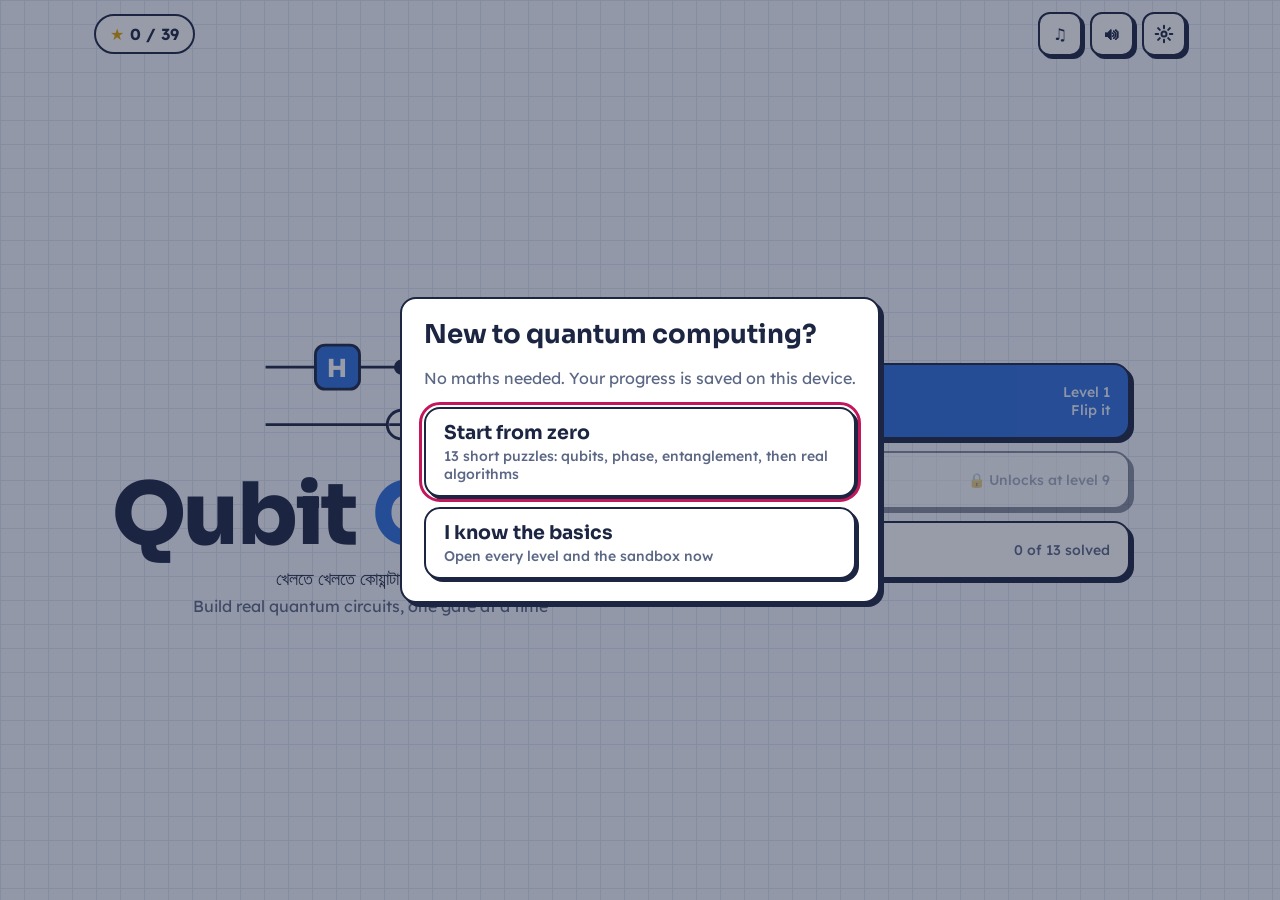
<file: games/qubit-quest/index.html>
<!DOCTYPE html>
<html lang="en">
<head>
<meta charset="utf-8">
<meta name="viewport" content="width=device-width, initial-scale=1, viewport-fit=cover">
<meta name="theme-color" content="#f4f7fb">
<title>Qubit Quest</title>
<link rel="preconnect" href="https://fonts.googleapis.com">
<link rel="preconnect" href="https://fonts.gstatic.com" crossorigin>
<link href="https://fonts.googleapis.com/css2?family=Sora:wght@600;700;800&family=Lexend:wght@400;500;600&display=swap" rel="stylesheet">
<style>
/* VOICE: curious, clear, a good teacher's notebook. IDEA: a physics lab notebook on blue graph paper, gates as coloured tiles.
   COLOUR: paper #f4f7fb, grid #dbe4f0, ink #1c2541, amplitude teal #0f9d8a, phase magenta #c2185b, gate blue/red/violet.
   TYPE: Sora for titles and gates, Lexend for reading. LAYOUT: circuit left/top, the state it makes right/below. */
:root{--paper:#f4f7fb;--grid:#dbe4f0;--grid2:#c9d6e8;--ink:#1c2541;--muted:#5b6785;--card:#fff;--amp:#0f9d8a;--amp2:#8fd8cc;--phase:#c2185b;
  --gX:#e4572e;--gH:#2f6fdb;--gZ:#7b4fd6;--gC:#1c2541;--ok:#1f9d55;--bad:#d64045;--cell:52px;--r:16px;
  --head:"Sora",system-ui,sans-serif;--body:"Lexend",system-ui,sans-serif}
*{box-sizing:border-box;min-width:0}
html,body{margin:0;min-height:100%}
body{background:var(--paper);background-image:linear-gradient(var(--grid) 1px,transparent 1px),linear-gradient(90deg,var(--grid) 1px,transparent 1px);background-size:24px 24px;color:var(--ink);font:16px/1.55 var(--body);-webkit-tap-highlight-color:transparent;overflow-x:clip}
button{font:inherit;color:inherit;cursor:pointer}
button:focus-visible{outline:3px solid var(--phase);outline-offset:2px}
#app{max-width:1120px;margin:0 auto;min-height:100dvh;padding:max(env(safe-area-inset-top),12px) max(env(safe-area-inset-right),14px) max(env(safe-area-inset-bottom),14px) max(env(safe-area-inset-left),14px)}
h1,h2,h3{font-family:var(--head);line-height:1.1;margin:0}
.btn{display:inline-flex;align-items:center;justify-content:center;gap:8px;min-height:44px;padding:8px 16px;border-radius:12px;border:2px solid var(--ink);background:var(--card);font-weight:600;box-shadow:3px 3px 0 var(--ink)}
.btn:active{transform:translate(2px,2px);box-shadow:1px 1px 0 var(--ink)}
.btn.icon{width:44px;padding:0}.btn:disabled{opacity:.4;cursor:not-allowed;box-shadow:none}
.primary{min-height:50px;padding:10px 22px;border-radius:14px;border:2px solid var(--ink);background:var(--gH);color:#fff;font:700 17px var(--head);box-shadow:4px 4px 0 var(--ink)}
.primary:active{transform:translate(2px,2px);box-shadow:2px 2px 0 var(--ink)}
.link{background:none;border:0;color:var(--gH);text-decoration:underline;text-underline-offset:3px;min-height:44px;font-weight:600}
.card{background:var(--card);border:2px solid var(--ink);border-radius:var(--r);box-shadow:4px 4px 0 var(--ink)}
.muted{color:var(--muted)}
.topbar{display:flex;align-items:center;gap:8px;margin-bottom:12px}
.topbar .grow{flex:1;font:700 19px var(--head);white-space:nowrap;overflow:hidden;text-overflow:ellipsis}
.chip{display:inline-flex;align-items:center;gap:6px;border:2px solid var(--ink);background:var(--card);border-radius:999px;padding:5px 14px;font-weight:700;min-height:40px}
.chip .st{color:#e0a100}
.ket{font-family:var(--head);font-weight:700;white-space:nowrap}
/* gate tile */
.gate{display:inline-grid;place-items:center;width:var(--g,40px);height:var(--g,40px);border-radius:10px;border:2px solid var(--ink);color:#fff;font:800 calc(var(--g,40px)*.45)/1 var(--head);background:var(--gZ);box-shadow:2px 2px 0 var(--ink)}
.gate.X,.gate.Y{background:var(--gX)}.gate.H{background:var(--gH)}.gate.Z,.gate.S,.gate.T{background:var(--gZ)}
.gate.CX,.gate.CZ,.gate.SW{background:var(--card);color:var(--ink)}
.gate.OR,.gate.MK{background:#ffd23f;color:var(--ink)}
/* menu */
.menu{min-height:calc(100dvh - 26px);display:flex;flex-direction:column}
.menubar{display:flex;align-items:center;gap:8px}
.menumain{flex:1;display:grid;align-content:center;justify-items:center;gap:clamp(18px,4vh,40px);padding:10px 0}
.brand{text-align:center;display:grid;justify-items:center}
.brand svg{width:clamp(150px,40vw,230px);height:auto;margin-bottom:8px}
.logo{font:800 clamp(46px,12vw,86px)/.95 var(--head);letter-spacing:-.03em}
.logo span{color:var(--gH)}
.tag{margin:.5em 0 0;color:var(--muted)}.tag .bn{display:block;font-size:1.15em;color:var(--ink);font-weight:500}
.menubtns{display:grid;gap:12px;width:min(100%,390px)}
.mbtn{display:flex;align-items:center;justify-content:space-between;gap:12px;min-height:58px;padding:12px 18px;border-radius:16px;border:2px solid var(--ink);background:var(--card);font:700 19px var(--head);text-align:left;box-shadow:4px 4px 0 var(--ink)}
.mbtn small{font:500 14px var(--body);color:var(--muted);text-align:right}
.mbtn:active:not(:disabled){transform:translate(2px,2px);box-shadow:2px 2px 0 var(--ink)}
.mbtn:disabled{opacity:.5;cursor:not-allowed}
.mbtn.play{background:var(--gH);color:#fff;min-height:76px;font-size:28px}
.mbtn.play small{color:rgba(255,255,255,.9)}
/* overlay */
.overlay{position:fixed;inset:0;z-index:30;background:rgba(28,37,65,.45);display:grid;place-items:center;padding:16px;animation:fade .2s}
.modal{width:min(100%,480px);max-height:90dvh;overflow:auto;padding:22px}
.modal h2{font-size:26px;margin-bottom:8px}
.modal .row{display:flex;gap:10px;flex-wrap:wrap;margin-top:16px}
.modal .mbtn{width:100%;margin-top:10px;flex-direction:column;align-items:flex-start;gap:2px;box-shadow:3px 3px 0 var(--ink)}
.modal .mbtn small{text-align:left}
.setrow{display:flex;align-items:center;justify-content:space-between;gap:12px;padding:12px 0;border-bottom:2px dashed var(--grid2)}
.setrow small{display:block;color:var(--muted)}
.toggle{width:56px;height:32px;border-radius:999px;border:2px solid var(--ink);background:#e3e8f0;position:relative;flex:none}
.toggle::after{content:"";position:absolute;top:3px;left:3px;width:22px;height:22px;border-radius:50%;background:var(--ink);transition:transform .2s}
.toggle[aria-pressed=true]{background:var(--amp2)}.toggle[aria-pressed=true]::after{transform:translateX(24px)}
.seg{display:flex;flex-wrap:wrap;border:2px solid var(--ink);border-radius:12px;overflow:hidden}
.seg button{border:0;background:var(--card);padding:6px 12px;min-height:40px;font-weight:600}
.seg button+button{border-left:2px solid var(--ink)}
.seg button[aria-pressed=true]{background:var(--ink);color:#fff}
.danger{color:var(--bad)!important;border-color:var(--bad)!important;box-shadow:3px 3px 0 var(--bad)!important}
.bigstars{font-size:44px;color:#e0a100;letter-spacing:6px;text-align:center}
/* levels */
.chapter{padding:16px clamp(12px,3vw,24px) 18px;margin-bottom:16px}
.chap{display:flex;align-items:center;gap:10px;font-size:22px;margin-bottom:14px}
.chap small{margin-left:auto;font:600 14px var(--body);color:var(--muted)}
.chap .gate{--g:34px}
.track{display:grid;grid-template-columns:repeat(var(--k),minmax(0,1fr));position:relative;gap:6px}
.track::before{content:"";position:absolute;left:calc(50%/var(--k));right:calc(50%/var(--k));top:30px;border-top:3px dashed var(--grid2)}
.node{background:none;border:0;padding:0;display:grid;justify-items:center;gap:6px;text-align:center}
.disc{width:60px;height:60px;border-radius:50%;display:grid;place-items:center;font:800 22px var(--head);background:var(--card);border:2px solid var(--ink);box-shadow:3px 3px 0 var(--ink);position:relative;z-index:1}
.node.done .disc{background:var(--amp);color:#fff}
.node.now .disc{background:#ffd23f;animation:bob 1.4s ease-in-out infinite}
.node.locked{cursor:not-allowed}.node.locked .disc{opacity:.45;box-shadow:none}
.node .nt{font-weight:600;font-size:13px;line-height:1.2;max-width:12ch}
.node .stars{font-size:13px;color:#e0a100;letter-spacing:1px}
@keyframes bob{50%{transform:translateY(-4px)}}
@keyframes fade{from{opacity:0}}
.lesson{padding:22px;max-width:680px;margin:0 auto}
.lesson h2{font-size:28px;margin-bottom:8px}
.lesson .actions{margin-top:16px;display:flex;gap:10px;flex-wrap:wrap}
</style>
<style>
/* puzzle screen */
.lab{display:grid;gap:14px;grid-template-columns:minmax(0,1fr)}
.goal{padding:12px 16px;display:flex;gap:12px;align-items:center}
.goal .txt{flex:1}.goal b{font-family:var(--head)}
.goal .count{font:800 26px var(--head);text-align:center;line-height:1}.goal .count small{display:block;font:500 12px var(--body);color:var(--muted)}
.circuit{padding:14px 12px 10px;overflow-x:auto}
.wires{display:flex;align-items:stretch;gap:0;position:relative;width:max-content;min-width:100%}
.labels{display:flex;flex-direction:column;justify-content:space-around;padding-right:8px}
.labels div{height:var(--cell);display:flex;align-items:center;font:700 15px var(--head);white-space:nowrap}
.col{position:relative;display:flex;flex-direction:column}
.cell{position:relative;width:var(--cell);height:var(--cell);border:0;background:none;padding:0;display:grid;place-items:center}
.cell::before{content:"";position:absolute;left:0;right:0;top:50%;border-top:2px solid var(--ink);z-index:0}
.cell:hover:not(:disabled)::after,.cell.pending::after{content:"";position:absolute;inset:6px;border:2px dashed var(--gH);border-radius:10px}
.cell .gate{--g:calc(var(--cell)*.74);position:relative;z-index:2}
.cell .ctrl{width:16px;height:16px;border-radius:50%;background:var(--ink);position:relative;z-index:2}
.cell .targ{width:calc(var(--cell)*.5);height:calc(var(--cell)*.5);border-radius:50%;border:2px solid var(--ink);background:var(--card);position:relative;z-index:2;display:grid;place-items:center;font:700 calc(var(--cell)*.42)/1 var(--head)}
.cell .swp{font:800 22px/1 var(--head);position:relative;z-index:2;background:var(--paper);padding:0 2px}
.cell.locked .gate{outline:2px dashed var(--ink);outline-offset:2px}
.vline{position:absolute;left:50%;width:2px;margin-left:-1px;background:var(--ink);z-index:1}
.end{display:flex;flex-direction:column;justify-content:space-around;padding-left:6px}
.end div{height:var(--cell);display:flex;align-items:center}
.end svg{width:28px;height:22px}
.palette{display:flex;flex-wrap:wrap;gap:10px;align-items:center;margin-top:10px}
.palette .pg{border:0;background:none;padding:3px;border-radius:12px}
.palette .pg[aria-pressed=true]{background:#ffd23f;outline:2px solid var(--ink)}
.palette .gate{--g:46px}
.palette .hint{font-size:14px;color:var(--muted);flex-basis:100%}
.tools{display:flex;gap:8px;flex-wrap:wrap;margin-top:12px}
.state{padding:14px 16px}
.state h3{font-size:16px;margin-bottom:6px;display:flex;align-items:center;gap:8px}
.state h3 small{font:500 13px var(--body);color:var(--muted);margin-left:auto}
.circles{display:grid;grid-template-columns:repeat(auto-fill,minmax(72px,1fr));gap:8px 4px}
.circ{display:grid;justify-items:center;gap:2px;text-align:center}
.circ svg{width:clamp(56px,16vw,76px);height:clamp(56px,16vw,76px)}
.circ .pct{font:600 13px var(--body);color:var(--muted)}
.circ.hit .ket{color:var(--ok)}
.viz{display:grid;gap:14px;grid-template-columns:minmax(0,1fr)}
.bloch svg{width:100%;max-width:250px;height:auto;display:block;margin:0 auto}
.legend{display:flex;gap:14px;flex-wrap:wrap;font-size:13px;color:var(--muted);margin-top:8px}
.legend i{display:inline-block;width:12px;height:12px;border-radius:50%;vertical-align:-2px;margin-right:4px}
.hist{display:grid;gap:6px;margin-top:10px}
.hist .bar{display:grid;grid-template-columns:3.4em 1fr 3em;gap:8px;align-items:center;font-size:14px}
.hist .bar span:nth-child(2){height:18px;border:2px solid var(--ink);border-radius:6px;background:linear-gradient(90deg,var(--amp) var(--w,0%),transparent var(--w,0%));transition:--w .6s}
.solved-banner{background:#e7f7ee;border-color:var(--ok);box-shadow:4px 4px 0 var(--ok)}
.status{min-height:24px;font-weight:600}
.status.ok{color:var(--ok)}
.dots{display:flex;gap:6px}.dots i{width:10px;height:10px;border-radius:50%;background:var(--grid2)}
@media(min-width:860px){
  .lab{grid-template-columns:minmax(0,1.15fr) minmax(300px,1fr);align-items:start}
  .lab .goal{grid-column:1 / -1}
  .viz.one{grid-template-columns:1fr 1fr;align-items:center}
}
@media(orientation:landscape) and (max-height:560px){
  .lab{grid-template-columns:minmax(0,1.2fr) minmax(260px,1fr);gap:10px}
  .lab .goal{grid-column:1 / -1;padding:8px 12px}
  .menumain{grid-template-columns:1fr 1fr;align-items:center}
  .brand svg{width:clamp(100px,26vh,160px)}.logo{font-size:clamp(38px,11vh,64px)}
  .mbtn{min-height:46px;padding:8px 14px;font-size:17px}.mbtn.play{min-height:58px;font-size:24px}
  .viz.one{grid-template-columns:1fr 1fr;align-items:center}
  .circ svg{width:60px;height:60px}
}
@media(min-width:760px){.menumain{grid-template-columns:1.1fr 1fr;align-items:center}}
@media(max-width:420px){.topbar .dots{display:none}}
:root{--np-bg:#1c2541;--np-fg:#fff;--np-acc:#ffd23f}
#np{position:fixed;left:0;right:0;margin-inline:auto;width:max-content;top:max(env(safe-area-inset-top),10px);transform:translateY(-160%);z-index:60;display:flex;align-items:center;gap:10px;padding:7px 7px 7px 14px;border-radius:999px;background:var(--np-bg);color:var(--np-fg);box-shadow:0 10px 30px rgba(0,0,0,.35);transition:transform .5s cubic-bezier(.2,.9,.3,1.15);max-width:min(92vw,420px);font-family:var(--np-font,inherit)}
#np.np-show{transform:none}#np.np-hide{transform:translateY(-160%)}
.np-ic{font-size:20px;color:var(--np-acc);animation:npb .9s ease-in-out infinite;flex:none}
@keyframes npb{50%{transform:translateY(-3px) rotate(-8deg)}}
.np-t{display:grid;line-height:1.15;font-weight:800;font-size:15px;white-space:nowrap;overflow:hidden;text-overflow:ellipsis;min-width:0}
.np-t small{font-size:11px;opacity:.75;font-weight:700}
.np-skip{flex:none;border:0;border-radius:999px;padding:6px 12px;min-height:36px;background:var(--np-acc);color:var(--np-bg);font:800 14px system-ui,sans-serif;cursor:pointer}
.mus-off{opacity:.45}
@media(prefers-reduced-motion:reduce){#np{transition:none}.np-ic{animation:none}}

@media(prefers-reduced-motion:reduce){*{animation:none!important;transition:none!important}}
</style>
</head>
<body>
<div id="app"></div>
<script>
{
/* ---------- quantum simulator: state vector, up to 3 qubits ----------
   Qubit 0 is the top wire and the leftmost bit of a ket: |q0 q1 q2>. */
const C=(re,im=0)=>({re,im});
const cadd=(a,b)=>C(a.re+b.re,a.im+b.im),cmul=(a,b)=>C(a.re*b.re-a.im*b.im,a.re*b.im+a.im*b.re);
const cabs2=a=>a.re*a.re+a.im*a.im,cexp=t=>C(Math.cos(t),Math.sin(t));
const R2=Math.SQRT1_2;
const GATES1={
  X:[[C(0),C(1)],[C(1),C(0)]],
  Y:[[C(0),C(0,-1)],[C(0,1),C(0)]],
  Z:[[C(1),C(0)],[C(0),C(-1)]],
  H:[[C(R2),C(R2)],[C(R2),C(-R2)]],
  S:[[C(1),C(0)],[C(0),C(0,1)]],
  T:[[C(1),C(0)],[C(0),cexp(Math.PI/4)]]};
function zeroState(n,start=0){const v=Array.from({length:1<<n},()=>C(0));v[start]=C(1);return v;}
function bitOf(i,q,n){return (i>>(n-1-q))&1;}
function apply1(v,n,q,M){const out=v.map(()=>C(0));
  for(let i=0;i<v.length;i++){if(!cabs2(v[i]))continue;const b=bitOf(i,q,n),j=i^(1<<(n-1-q));
    out[i]=cadd(out[i],cmul(M[b][b],v[i]));out[j]=cadd(out[j],cmul(M[1-b][b],v[i]));}
  return out;}
function applyCtrl(v,n,c,t,M){const out=v.slice();for(let i=0;i<v.length;i++){if(!bitOf(i,c,n)||bitOf(i,t,n))continue;const j=i|(1<<(n-1-t));
    out[i]=cadd(cmul(M[0][0],v[i]),cmul(M[0][1],v[j]));out[j]=cadd(cmul(M[1][0],v[i]),cmul(M[1][1],v[j]));}return out;}
function applySwap(v,n,a,b){const out=v.slice();for(let i=0;i<v.length;i++){const ba=bitOf(i,a,n),bb=bitOf(i,b,n);if(ba!==bb){const j=i^(1<<(n-1-a))^(1<<(n-1-b));out[j]=v[i];}}return out;}
/* a placed gate: {t:'H',q:0} | {t:'CX',c:0,q:1} | {t:'CZ',c:0,q:1} | {t:'SW',c:0,q:1} | {t:'OR',f:fn} oracle on (0,1) */
function applyGate(v,n,g){
  if(GATES1[g.t])return apply1(v,n,g.q,GATES1[g.t]);
  if(g.t==='CX')return applyCtrl(v,n,g.c,g.q,GATES1.X);
  if(g.t==='CZ')return applyCtrl(v,n,g.c,g.q,GATES1.Z);
  if(g.t==='SW')return applySwap(v,n,g.c,g.q);
  if(g.t==='OR'){/* Deutsch oracle |x,y> -> |x, y xor f(x)> on qubits 0 (x) and 1 (y) */
    const out=v.map(()=>C(0));for(let i=0;i<v.length;i++){const x=bitOf(i,0,n),j=g.f[x]?i^(1<<(n-2)):i;out[j]=cadd(out[j],v[i]);}return out;}
  if(g.t==='MK'){/* Grover oracle: flip the sign of the marked basis state */
    return v.map((a,i)=>i===g.m?C(-a.re,-a.im):a);}
  return v;}
/* circuit: columns of gates */
function run(circ,n,start=0){let v=zeroState(n,start);for(const col of circ)for(const g of col)v=applyGate(v,n,g);return v;}
/* overlap |<a|b>|^2 : 1 means same state up to global phase */
function fidelity(a,b){let re=0,im=0;for(let i=0;i<a.length;i++){re+=a[i].re*b[i].re+a[i].im*b[i].im;im+=a[i].re*b[i].im-a[i].im*b[i].re;}return re*re+im*im;}
const probs=v=>v.map(cabs2);
function bloch(v){/* single qubit Bloch vector */const a=v[0],b=v[1];const ab=cmul(C(a.re,-a.im),b);return {x:2*ab.re,y:2*ab.im,z:cabs2(a)-cabs2(b)};}
const ket=(i,n)=>'|'+i.toString(2).padStart(n,'0')+'⟩';
function sample(v,shots){const p=probs(v),counts=p.map(()=>0);for(let s=0;s<shots;s++){let r=Math.random(),k=0;while(k<p.length-1&&r>p[k]){r-=p[k];k++;}counts[k]++;}return counts;}
/* state from a list of [index, re, im] amplitudes (normalised) */
function stateOf(n,amps){const v=zeroState(n);v[0]=C(0);for(const [i,re,im=0] of amps)v[i]=C(re,im);const s=Math.sqrt(v.reduce((a,x)=>a+cabs2(x),0));return v.map(x=>C(x.re/s,x.im/s));}

/* ---------- levels ---------- */
const S1=1/Math.SQRT2;
const LV=(id,group,title,o)=>({id,group,title,...o});
const LEVELS=[
 LV(1,'Qubits','Flip it',{n:1,gates:['X'],cols:4,target:stateOf(1,[[1,1]]),goal:'Turn |0⟩ into |1⟩.',
   lesson:`<p>A normal computer bit is 0 or 1. A <b>qubit</b> starts as <b>|0⟩</b> (say "ket zero").</p><p>The <b>X gate</b> flips it, like a NOT: |0⟩ becomes |1⟩. Tap <b>X</b>, then tap a slot on the wire.</p>`}),
 LV(2,'Qubits','Two qubits',{n:2,gates:['X'],cols:4,target:stateOf(2,[[2,1]]),goal:'Make |10⟩: top qubit 1, bottom qubit 0.',
   lesson:`<p>With two qubits there are four basic states: |00⟩, |01⟩, |10⟩, |11⟩. The first digit is the <b>top</b> wire.</p><p>Each circle on the right is one of those states. A full circle means "this is certainly the answer".</p>`}),
 LV(3,'Qubits','Superposition',{n:1,gates:['H'],cols:4,target:stateOf(1,[[0,1],[1,1]]),goal:'Make an equal mix of |0⟩ and |1⟩.',shots:true,
   lesson:`<p>The <b>H gate</b> (Hadamard) puts a qubit into <b>superposition</b>: half |0⟩, half |1⟩ at the same time.</p><p>Measuring it gives 0 or 1 at random, 50/50. After you solve it, tap <b>Measure 100×</b> to see.</p>`}),
 LV(4,'Phase','Minus state',{n:1,gates:['H','X','Z'],cols:5,target:stateOf(1,[[0,1],[1,-1]]),goal:'Make (|0⟩ − |1⟩)/√2: the same mix, but with a minus sign.',
   lesson:`<p>Amplitudes can be negative (in fact any direction). That direction is called <b>phase</b>, shown by the needle in each circle.</p><p>The <b>Z gate</b> flips the phase of |1⟩. Measuring can't see phase directly, but it matters a lot later.</p>`}),
 LV(5,'Phase','Interference',{n:1,gates:['H','Z'],cols:5,target:stateOf(1,[[1,1]]),goal:'Reach |1⟩ using only H and Z.',
   lesson:`<p>Two H gates in a row cancel out: the paths to |1⟩ <b>interfere</b> and vanish. That's quantum interference.</p><p>Flip the phase in the middle and the paths add up somewhere else instead.</p>`}),
 LV(6,'Phase','Quarter turn',{n:1,gates:['H','S','T'],cols:5,target:stateOf(1,[[0,1],[1,0,1]]),goal:'Make (|0⟩ + i|1⟩)/√2.',
   lesson:`<p>Phase isn't just + or −. <b>S</b> turns the phase of |1⟩ a quarter turn (multiplies by <i>i</i>). <b>T</b> turns it an eighth.</p><p>Watch the needle and the arrow on the sphere.</p>`}),
 LV(7,'Phase','Around the sphere',{n:1,gates:['H','S','Z'],cols:6,target:stateOf(1,[[0,1],[1,0,-1]]),goal:'Point the arrow at −Y: (|0⟩ − i|1⟩)/√2.',
   lesson:`<p>Every single-qubit state is a point on the <b>Bloch sphere</b>. |0⟩ is the top, |1⟩ the bottom, superpositions on the equator.</p><p>H swings the arrow over, S and Z spin it around the vertical axis.</p>`}),
 LV(8,'Entanglement','Controlled NOT',{n:2,gates:['X','CX'],cols:5,target:stateOf(2,[[3,1]]),goal:'Make |11⟩. You can only flip the top qubit directly.',noX1:true,
   lesson:`<p>The <b>CNOT</b> gate has a control (●) and a target (⊕). It flips the target only when the control is 1.</p><p>Tap CNOT, then tap the control slot, then the target slot in the same column.</p>`}),
 LV(9,'Entanglement','Bell pair',{n:2,gates:['H','CX'],cols:5,target:stateOf(2,[[0,1],[3,1]]),goal:'Make (|00⟩ + |11⟩)/√2: two qubits that always agree.',shots:true,
   lesson:`<p>Superposition plus CNOT gives <b>entanglement</b>. The two qubits become one shared state: measure one, and you know the other.</p><p>Solve it, then measure 100 times: you'll only ever see 00 or 11.</p>`}),
 LV(10,'Entanglement','Opposites',{n:2,gates:['H','X','Z','CX'],cols:6,target:stateOf(2,[[1,1],[2,-1]]),goal:'Make (|01⟩ − |10⟩)/√2: qubits that always disagree.',
   lesson:`<p>There are four <b>Bell states</b>. This one, the "singlet", always gives opposite answers, with a minus sign between them.</p><p>Build a Bell pair, then adjust it with X and Z.</p>`}),
 LV(11,'Entanglement','Three-way',{n:3,gates:['H','CX'],cols:5,target:stateOf(3,[[0,1],[7,1]]),goal:'Make (|000⟩ + |111⟩)/√2: three qubits that all agree.',shots:true,
   lesson:`<p>Entanglement scales: one H and a chain of CNOTs ties any number of qubits together. This is the <b>GHZ state</b>.</p>`}),
 LV(12,'Algorithms','Deutsch',{n:2,gates:['H','X'],cols:6,kind:'deutsch',fixed:[{col:3,g:{t:'OR'}}],goal:'Build a circuit that tells constant from balanced in one go: top qubit reads 0 for constant, 1 for balanced.',
   lesson:`<p>The box <b>f</b> hides a function of one bit. It's either <b>constant</b> (same output for 0 and 1) or <b>balanced</b> (different outputs). Classically you must ask it twice.</p>
   <p>Deutsch's trick asks once: put the top qubit in superposition, the bottom one in the <b>minus</b> state, call f, then H the top again. Your circuit is tested against all four possible functions.</p>`}),
 LV(13,'Algorithms','Grover search',{n:2,gates:['H','X','Z','CZ'],cols:9,kind:'grover',fixed:[{col:0,g:{t:'H',q:0}},{col:0,g:{t:'H',q:1}},{col:1,g:{t:'MK'}}],goal:'Add the amplifier so the marked answer comes out with certainty, whichever one the box marks.',
   lesson:`<p><b>Grover's search</b> finds a marked item faster than checking one by one. The circuit starts with all four answers equally likely (H on both), then the box marks one by flipping its sign.</p>
   <p>Your job: <b>amplify</b> it. The amplifier ("diffuser") is H H, then X X, a CZ, X X, then H H. Your circuit is tested with every possible marked answer.</p>`})];
const CHAP_ICON={Qubits:'X',Phase:'Z',Entanglement:'CX',Algorithms:'H'};
const DEUTSCH_FS=[[0,0],[1,1],[0,1],[1,0]];/* constant 0, constant 1, identity, NOT */

function Jukebox(cfg){
  const SC={major:[0,2,4,5,7,9,11],minor:[0,2,3,5,7,8,10],dorian:[0,2,3,5,7,9,10],mixo:[0,2,4,5,7,9,10],harm:[0,2,3,5,7,8,11]};
  const Q={maj:[0,4,7],min:[0,3,7],maj7:[0,4,7,11],m7:[0,3,7,10],'7':[0,4,7,10],m7b5:[0,3,6,10],sus:[0,5,7],add9:[0,4,7,14],m9:[0,3,7,10,14],'6':[0,4,7,9],dim:[0,3,6],maj9:[0,4,7,11,14]};
  let ctx=null,out,bus,rev,noiseBuf,on=false,timer=null,T=null,step=0,nextT=0,last=-1,fade=null,prevVoicing=null;
  const mtof=m=>440*Math.pow(2,(m-69)/12);
  function rng(seed){let s=seed>>>0||1;return()=>{s^=s<<13;s^=s>>>17;s^=s<<5;return ((s>>>0)%100000)/100000;};}
  function ensure(){if(ctx)return true;const AC=window.AudioContext||window.webkitAudioContext;if(!AC)return false;
    try{ctx=new AC();}catch(e){return false;}
    out=ctx.createGain();out.gain.value=cfg.volume??.3;const comp=ctx.createDynamicsCompressor();comp.threshold.value=-18;comp.ratio.value=3;out.connect(comp);comp.connect(ctx.destination);if(cfg.tap)cfg.tap(ctx,comp);
    bus=ctx.createGain();bus.connect(out);
    rev=ctx.createConvolver();const len=ctx.sampleRate*2.4,imp=ctx.createBuffer(2,len,ctx.sampleRate);
    for(let c=0;c<2;c++){const d=imp.getChannelData(c);for(let i=0;i<len;i++)d[i]=(Math.random()*2-1)*Math.pow(1-i/len,3.2);}
    rev.buffer=imp;const wet=ctx.createGain();wet.gain.value=cfg.reverb??.28;rev.connect(wet);wet.connect(out);
    const nl=ctx.sampleRate;noiseBuf=ctx.createBuffer(1,nl,ctx.sampleRate);const nd=noiseBuf.getChannelData(0);for(let i=0;i<nl;i++)nd[i]=Math.random()*2-1;
    document.addEventListener('visibilitychange',()=>{if(!ctx)return;if(document.hidden)ctx.suspend();else if(on)ctx.resume();});
    return true;}
  /* ---- instruments ---- */
  function env(g,t,a,peak,dur,rel){g.gain.setValueAtTime(0,t);g.gain.linearRampToValueAtTime(peak,t+a);g.gain.setTargetAtTime(0,t+Math.max(a,dur),rel);}
  function osc(type,f,t,end,det=0){const o=ctx.createOscillator();o.type=type;o.frequency.setValueAtTime(f,t);o.detune.value=det;o.start(t);o.stop(end);return o;}
  function lp(f,q=.7){const b=ctx.createBiquadFilter();b.type='lowpass';b.frequency.value=f;b.Q.value=q;return b;}
  function send(node,amt){node.connect(bus);if(amt){const s=ctx.createGain();s.gain.value=amt;node.connect(s);s.connect(rev);}}
  const INST={
    keys(m,t,d,v){const g=ctx.createGain(),f=lp(2600);env(g,t,.008,v*.16,.02,Math.min(d,1.4)*.5);[['sine',0],['triangle',12]].forEach(([ty,o],i)=>{const n=osc(ty,mtof(m+o),t,t+d+2);const gg=ctx.createGain();gg.gain.value=i?.25:1;n.connect(gg);gg.connect(f);});f.connect(g);send(g,.35);},
    piano(m,t,d,v){const g=ctx.createGain(),f=lp(3200);env(g,t,.004,v*.2,.01,Math.min(d+.3,2)*.42);[['triangle',0,1],['sine',12,.35],['sine',19,.08]].forEach(([ty,o,a])=>{const n=osc(ty,mtof(m+o),t,t+d+3);const gg=ctx.createGain();gg.gain.value=a;n.connect(gg);gg.connect(f);});f.connect(g);send(g,.45);},
    harpsi(m,t,d,v){const g=ctx.createGain(),f=lp(4200,1.2);env(g,t,.002,v*.1,.01,.28);[0,12].forEach((o,i)=>{const n=osc('sawtooth',mtof(m+o),t,t+1.6,i?4:-4);n.connect(f);});f.connect(g);send(g,.35);},
    pad(m,t,d,v){const g=ctx.createGain(),f=lp(1100);env(g,t,.5,v*.07,d,.6);[-8,8].forEach(det=>osc('sawtooth',mtof(m),t,t+d+3,det).connect(f));f.connect(g);send(g,.6);},
    strings(m,t,d,v){const g=ctx.createGain(),f=lp(2000);env(g,t,.32,v*.06,d,.45);const lfo=ctx.createOscillator(),lg=ctx.createGain();lfo.frequency.value=5.2;lg.gain.value=6;lfo.connect(lg);lfo.start(t);lfo.stop(t+d+3);
      [-6,0,7].forEach(det=>{const n=osc('sawtooth',mtof(m),t,t+d+3,det);lg.connect(n.detune);n.connect(f);});f.connect(g);send(g,.7);},
    bass(m,t,d,v){const g=ctx.createGain(),f=lp(520);env(g,t,.01,v*.3,d*.8,.08);osc('triangle',mtof(m),t,t+d+.6).connect(f);const s=osc('sine',mtof(m-12),t,t+d+.6);const sg=ctx.createGain();sg.gain.value=.6;s.connect(sg);sg.connect(f);f.connect(g);send(g,0);},
    synthbass(m,t,d,v){const g=ctx.createGain(),f=lp(300,6);f.frequency.setValueAtTime(1800,t);f.frequency.exponentialRampToValueAtTime(260,t+.18);env(g,t,.005,v*.2,d*.7,.06);osc('square',mtof(m),t,t+d+.5).connect(f);f.connect(g);send(g,0);},
    pluck(m,t,d,v){const g=ctx.createGain(),f=lp(400,3);f.frequency.setValueAtTime(3800,t);f.frequency.exponentialRampToValueAtTime(500,t+.25);env(g,t,.004,v*.12,.02,.22);osc('sawtooth',mtof(m),t,t+1.4).connect(f);f.connect(g);send(g,.4);},
    lead(m,t,d,v){const g=ctx.createGain(),f=lp(2600);env(g,t,.02,v*.07,d*.9,.12);const n=osc('square',mtof(m),t,t+d+1);const lfo=ctx.createOscillator(),lg=ctx.createGain();lfo.frequency.value=5.5;lg.gain.value=10;lfo.connect(lg);lg.connect(n.detune);lfo.start(t+.15);lfo.stop(t+d+1);n.connect(f);f.connect(g);send(g,.3);},
    chip(m,t,d,v){const g=ctx.createGain();env(g,t,.003,v*.055,d*.85,.03);osc('square',mtof(m),t,t+d+.4).connect(g);send(g,.15);},
    bell(m,t,d,v){const g=ctx.createGain();env(g,t,.003,v*.1,.01,.9);const c=osc('sine',mtof(m),t,t+4),mo=osc('sine',mtof(m)*3.5,t,t+4),mg=ctx.createGain();mg.gain.setValueAtTime(mtof(m)*1.2,t);mg.gain.exponentialRampToValueAtTime(1,t+1.5);mo.connect(mg);mg.connect(c.frequency);c.connect(g);send(g,.55);},
    guitar(m,t,d,v){const g=ctx.createGain(),f=lp(2200,1);f.frequency.setValueAtTime(3000,t);f.frequency.exponentialRampToValueAtTime(900,t+.4);env(g,t,.003,v*.11,.02,.4);[['triangle',0],['sawtooth',0]].forEach(([ty],i)=>{const n=osc(ty,mtof(m),t,t+2,i?3:0);const gg=ctx.createGain();gg.gain.value=i?.25:1;n.connect(gg);gg.connect(f);});f.connect(g);send(g,.35);}};
  function noise(t,dur,type,freq,v,q=1){const s=ctx.createBufferSource(),f=ctx.createBiquadFilter(),g=ctx.createGain();s.buffer=noiseBuf;f.type=type;f.frequency.value=freq;f.Q.value=q;
    g.gain.setValueAtTime(v,t);g.gain.exponentialRampToValueAtTime(.0001,t+dur);s.connect(f);f.connect(g);send(g,.08);s.start(t,Math.random()*.5);s.stop(t+dur+.02);}
  const DRUM={k(t,v){const g=ctx.createGain(),o=osc('sine',150,t,t+.5);o.frequency.exponentialRampToValueAtTime(42,t+.16);g.gain.setValueAtTime(v*.55,t);g.gain.exponentialRampToValueAtTime(.0001,t+.38);o.connect(g);g.connect(bus);},
    s(t,v){noise(t,.16,'bandpass',1900,v*.22,.8);const g=ctx.createGain(),o=osc('triangle',190,t,t+.2);g.gain.setValueAtTime(v*.12,t);g.gain.exponentialRampToValueAtTime(.0001,t+.1);o.connect(g);g.connect(bus);},
    c(t,v){[0,.012,.024].forEach(d=>noise(t+d,.1,'bandpass',1400,v*.18,1.4));},
    h(t,v){noise(t,.04,'highpass',8000,v*.07);},
    o(t,v){noise(t,.26,'highpass',7000,v*.06);},
    r(t,v){noise(t,.03,'bandpass',3200,v*.16,4);const g=ctx.createGain(),o=osc('square',820,t,t+.05);g.gain.setValueAtTime(v*.03,t);g.gain.exponentialRampToValueAtTime(.0001,t+.03);o.connect(g);g.connect(bus);},
    z(t,v){noise(t,.05,'highpass',6000,v*.05);}, /* shaker */
    b(t,v){const g=ctx.createGain(),o=osc('sine',90,t,t+.9);o.frequency.exponentialRampToValueAtTime(55,t+.5);g.gain.setValueAtTime(v*.25,t);g.gain.exponentialRampToValueAtTime(.0001,t+.8);o.connect(g);send(g,.4);}}; /* soft timpani */
  /* ---- composition ---- */
  function build(tr,seed){const r=rng(seed),scale=SC[tr.scale||'major'],root=tr.key;
    const chords=tr.prog.map(([off,q])=>({root:root+off,tones:Q[q].map(i=>root+off+i)}));
    const degToMidi=d=>{const o=Math.floor(d/7),i=((d%7)+7)%7;return root+12+12*o+scale[i];};
    /* two 2-bar motifs on a 16th grid: [step, len, degree] */
    const style=tr.mel||{};const dens=style.density??.45,rhythm=style.rhythm||'mid';
    const grid=rhythm==='slow'?4:rhythm==='busy'?2:2;
    function motif(){const notes=[];let deg=Math.floor(r()*5)+2;
      for(let s=0;s<32;s+=grid){const strong=s%8===0;if(!strong&&r()>dens)continue;if(strong&&s%16!==0&&r()<.25)continue;
        deg+=Math.round((r()-.5)*(r()<.2?6:3));deg=Math.max(-1,Math.min(10,deg));
        let len=grid;while(s+len<32&&r()<(rhythm==='slow'?.6:.35))len+=grid;notes.push([s,len,deg]);s+=len-grid;}
      return notes;}
    const M=[motif(),motif()];
    const B=[motif(),motif()];
    return {chords,degToMidi,M,B};}
  function snap(m,tones){let best=m,bd=99;for(const t of tones)for(let o=-24;o<=36;o+=12){const c=t+o,d=Math.abs(c-m);if(d<bd){bd=d;best=c;}}return best;}
  function voicing(tones){/* keep chords near middle C, close to the previous one */
    const base=tones.map(t=>{let n=t;while(n<55)n+=12;while(n>67)n-=12;return n;}).sort((a,b)=>a-b);
    let best=base,bs=1e9;for(let inv=0;inv<base.length;inv++){const v=base.map((n,i)=>i<inv?n+12:n).sort((a,b)=>a-b);const sc=prevVoicing?v.reduce((a,n,i)=>a+Math.abs(n-(prevVoicing[i]??n)),0):Math.abs(v[0]-60);if(sc<bs){bs=sc;best=v;}}
    prevVoicing=best;return best;}
  const FORM=[['intro',4],['A',8],['A',8],['B',8],['A',8],['outro',4]];
  function sectionAt(bar){let b=bar;for(const [name,len] of FORM){if(b<len)return {name,bar:b};b-=len;}return null;}
  function playStep(t){const tr=T.tr,S=T.S,bar=Math.floor(step/16),st=step%16,sec=sectionAt(bar);if(!sec){T.done=true;return;}
    const dur16=60/tr.bpm/4,ch=S.chords[sec.bar%S.chords.length],full=sec.name==='A'||sec.name==='B';
    const tt=t+(st%2?(tr.swing||0)*dur16:0);
    const vEnd=sec.name==='outro'?Math.max(.15,1-sec.bar/4):1,vIn=sec.name==='intro'?.6+sec.bar*.1:1,vel=vEnd*vIn;
    /* chords */
    const cp=tr.chordPat||'x...............';if(cp[st]==='x'){let len=1;while(st+len<16&&cp[st+len]!=='x')len++;const v=voicing(ch.tones);v.forEach(n=>INST[tr.chord](n,tt,len*dur16,vel*(tr.chordVol??1)));}
    /* arpeggio */
    if(tr.arp&&tr.arpPat){const a=tr.arpPat[st%tr.arpPat.length];if(a!=='.'&&a!==undefined){const v=voicing(ch.tones);prevVoicing=v;const n=v[(+a)%v.length]+(tr.arpOct??12);INST[tr.arp](n,tt,dur16*2,vel*.8*(tr.arpVol??1));}}
    /* bass */
    if(tr.bass&&sec.name!=='intro'||tr.bass&&sec.bar>=2){const bp=tr.bassPat||'x.......x.......',b=bp[st];
      if(b&&b!=='.'){const off=b==='5'?7:b==='8'?12:b==='3'?ch.tones[1]-ch.root:0;let len=1;while(st+len<16&&bp[st+len]==='.')len++;INST[tr.bass](ch.root-24+(tr.bassOct??0)+off,tt,len*dur16,vel);}}
    /* drums */
    if(tr.drums&&(full||sec.name==='intro'&&sec.bar>=2)){const half=sec.name==='B'&&tr.breakdown!==false;
      for(const [k,pat] of Object.entries(tr.drums)){if(half&&k==='k'&&st%8)continue;if(half&&(k==='h'||k==='o')&&st%4)continue;if(sec.name==='intro'&&k!=='h'&&k!=='z'&&k!=='r')continue;
        const c=pat[st%pat.length];if(c&&c!=='.')DRUM[k](tt,(c==='X'?1:.7)*vel);}
      if(full&&sec.bar%8===7&&st>=12&&tr.fill!==false)DRUM.s(tt,.5);}
    /* melody */
    if(tr.lead&&full){const mot=(sec.name==='B'?S.B:S.M)[Math.floor(sec.bar/2)%2],pos=(sec.bar%2)*16+st;
      for(const [s,len,deg] of mot)if(s===pos){let m=S.degToMidi(deg+(sec.name==='B'?2:0))+(tr.leadOct??0);if(st%4===0)m=snap(m,ch.tones.map(x=>x+12+(tr.leadOct??0)));INST[tr.lead](m,tt,len*dur16*.95,vel*(tr.leadVol??1));}}
    /* counter bells in B */
    if(tr.sparkle&&sec.name==='B'&&st===0&&sec.bar%2===0){INST[tr.sparkle](ch.tones[2]+24,tt+dur16*6,dur16*4,.6);}
  }
  function tick(){if(!T)return;while(nextT<ctx.currentTime+.18){if(T.done){scheduleNext(1.2);return;}playStep(nextT);step++;nextT+=60/T.tr.bpm/4;}}
  function pickTrack(){const n=cfg.tracks.length;let i;do i=Math.floor(Math.random()*n);while(n>1&&i===last);last=i;return i;}
  function startTrack(i){const tr=cfg.tracks[i];T={tr,S:build(tr,(i+1)*7919+(cfg.seed||1)),done:false};step=0;prevVoicing=null;nextT=ctx.currentTime+.12;
    bus.gain.cancelScheduledValues(ctx.currentTime);bus.gain.setValueAtTime(tr.gain||1,ctx.currentTime);if(cfg.onTrack)cfg.onTrack(tr.title,tr);}
  function scheduleNext(gap){const id=T;T=null;clearTimeout(fade);fade=setTimeout(()=>{if(on&&!T)startTrack(pickTrack());},gap*1000);}
  return {
    start(){if(!ensure())return;if(ctx.state==='suspended')ctx.resume().catch(()=>{});if(on&&(T||fade))return;on=true;if(!timer)timer=setInterval(tick,40);if(!T)startTrack(pickTrack());},
    stop(){on=false;if(!ctx)return;const now=ctx.currentTime;bus.gain.setTargetAtTime(0,now,.15);T=null;clearTimeout(fade);fade=null;setTimeout(()=>{if(!on&&ctx)ctx.suspend();},600);},
    next(){if(!on||!ctx)return;const now=ctx.currentTime;bus.gain.setTargetAtTime(0,now,.12);T=null;clearTimeout(fade);fade=setTimeout(()=>{if(on)startTrack(pickTrack());},500);},
    setVolume(v){cfg.volume=v;if(out)out.gain.setTargetAtTime(v,ctx.currentTime,.1);},
    jump(bar){step=bar*16;},
    get playing(){return on;},get title(){return T?T.tr.title:'';},tracks:cfg.tracks};
}
/* "Now playing" banner, like a sports game's soundtrack */
function nowPlaying(title,onSkip){let el=document.getElementById('np');if(!el){el=document.createElement('div');el.id='np';el.setAttribute('role','status');document.body.appendChild(el);}
  el.innerHTML=`<span class="np-ic" aria-hidden="true">♪</span><span class="np-t"><small>Now playing</small>${title}</span><button type="button" class="np-skip" aria-label="Next track">Skip ⏭︎</button>`;
  el.querySelector('.np-skip').onclick=e=>{e.stopPropagation();onSkip();};
  el.classList.remove('np-hide');el.classList.add('np-show');clearTimeout(el._t);el._t=setTimeout(()=>{el.classList.remove('np-show');el.classList.add('np-hide');},3800);}

/* ---------- storage ---------- */
const KEY='qubitquest.v1';
const PAR=[1,1,1,2,3,2,3,2,2,4,3,4,7];
const HINTS=['Tap X, then tap a slot on the wire.','Put X on the top wire.','One H gate is enough.','Try H first, then Z.','H, then Z, then H.','H, then S.','Try H, then S, then H.','X on the top wire, then a CNOT with the top as control.','H on the top wire, then CNOT from top to bottom.','H on top and X on the bottom, then Z on top, then CNOT top to bottom.','H on top, then CNOT top to middle, and top to bottom.','Before the box: X on the bottom, then H on both. After the box: H on top.','After the box: H on both, X on both, CZ, then H on both.'];
const store={get(d){try{const v=JSON.parse(localStorage.getItem(KEY));if(!v||typeof v!=='object'||Array.isArray(v))return d;const o={...d,...v};if(!o.stars||typeof o.stars!=='object')o.stars={};if(!o.circ||typeof o.circ!=='object')o.circ={};o.unlocked=Math.max(1,Math.min(LEVELS.length,+o.unlocked||1));return o;}catch(e){return d}},set(v){try{localStorage.setItem(KEY,JSON.stringify(v))}catch(e){}}};
let progress=store.get({unlocked:1,stars:{},circ:{},sound:true,music:true});
function complete(id,stars){progress.stars[id]=Math.max(progress.stars[id]||0,stars);progress.unlocked=Math.max(progress.unlocked,Math.min(LEVELS.length,id+1));store.set(progress);}
function setSkill(k){progress.skill=k;if(k==='pro')progress.unlocked=LEVELS.length;store.set(progress);}
const totalStars=()=>Object.values(progress.stars).reduce((a,b)=>a+b,0);
const sandboxOpen=()=>progress.skill==='pro'||progress.unlocked>=9;

/* ---------- sound ---------- */
let AC=null;
function tone(f,d=.1,type='sine',v=.08,when=0){if(!progress.sound)return;try{AC=AC||new (window.AudioContext||window.webkitAudioContext)();const t=AC.currentTime+when,o=AC.createOscillator(),g=AC.createGain();o.type=type;o.frequency.setValueAtTime(f,t);g.gain.setValueAtTime(v,t);g.gain.exponentialRampToValueAtTime(.0001,t+d);o.connect(g).connect(AC.destination);o.start(t);o.stop(t+d+.02);}catch(e){}}
const sfx={place:()=>tone(660,.07,'triangle',.1),remove:()=>tone(330,.07,'triangle',.08),solve:()=>[523,659,784,1047].forEach((f,i)=>tone(f,.22,'triangle',.09,i*.09)),
  measure:()=>{for(let i=0;i<8;i++)tone(400+Math.random()*800,.04,'square',.03,i*.05);},bad:()=>tone(180,.18,'sawtooth',.05)};

/* ---------- music: calm, curious, spacious ---------- */
const TRACKS_QQ=[
 {title:'Superposition Drift',bpm:70,key:50,scale:'dorian',prog:[[0,'m9'],[5,'7'],[-2,'maj9'],[3,'maj7']],chord:'pad',chordPat:'x...............',chordVol:.9,
  arp:'bell',arpPat:'0..2..1..3..2...',arpOct:12,arpVol:.55,bass:'bass',bassPat:'x.......x.......',lead:'keys',mel:{density:.3,rhythm:'slow'},gain:1.3},
 {title:'Phase Kickback',bpm:92,swing:.1,key:57,scale:'minor',prog:[[0,'m7'],[-4,'maj7'],[3,'maj7'],[-2,'7']],chord:'keys',chordPat:'x.....x.........',
  arp:'pluck',arpPat:'0.1.2.3.2.1.3.2.',arpVol:.6,bass:'bass',bassPat:'x.....x...x.....',lead:'bell',mel:{density:.35},drums:{k:'x.........x.....',h:'..x...x...x...x.',r:'....x.......x...'},gain:1.1},
 {title:'Entangled Lights',bpm:80,key:53,scale:'major',prog:[[0,'maj7'],[7,'6'],[9,'m7'],[5,'maj9']],chord:'strings',chordPat:'x...............',chordVol:.75,
  arp:'piano',arpPat:'0212021202120212',arpOct:0,arpVol:.6,bass:'piano',bassPat:'x.......x.......',bassOct:12,lead:'piano',leadOct:12,mel:{density:.3,rhythm:'slow'},sparkle:'bell',gain:1.4},
 {title:'Bloch Sphere Waltz',bpm:104,key:48,scale:'mixo',prog:[[0,'maj'],[-2,'maj'],[5,'maj'],[0,'maj']],chord:'harpsi',chordPat:'x...x...x.......',chordVol:.7,
  bass:'harpsi',bassPat:'x...x...x...x...',bassOct:12,lead:'chip',leadOct:12,mel:{density:.5},arp:'bell',arpPat:'..0.....2.......',arpOct:24,arpVol:.4,gain:1.5}];
const MUSIC=Jukebox({tracks:TRACKS_QQ,volume:.24,reverb:.38,onTrack:t=>nowPlaying(t,()=>MUSIC.next())});
document.addEventListener('pointerdown',()=>{if(progress.music&&!MUSIC.playing)MUSIC.start();},true);
function toggleMusic(){progress.music=!progress.music;store.set(progress);progress.music?MUSIC.start():MUSIC.stop();render();}

/* ---------- shell ---------- */
const app=document.getElementById('app');
let screen='home',cur=null,P=null,modal=null,modalData=null,resetArm=false;
const esc=s=>String(s??'').replace(/[&<>"']/g,c=>({'&':'&amp;','<':'&lt;','>':'&gt;','"':'&quot;',"'":'&#39;'}[c]));
const GEAR='<svg width="20" height="20" viewBox="0 0 24 24" fill="none" stroke="currentColor" stroke-width="2.4" stroke-linecap="round"><circle cx="12" cy="12" r="3"/><path d="M12 2v3M12 19v3M2 12h3M19 12h3M4.9 4.9l2.1 2.1M17 17l2.1 2.1M4.9 19.1 7 17M17 7l2.1-2.1"/></svg>';
const AUDIO=()=>`<button class="btn icon" id="mus" aria-label="Music ${progress.music?'on':'off'}" aria-pressed="${progress.music}" style="${progress.music?'':'opacity:.5'}">♫</button><button class="btn icon" id="snd" aria-label="Sound ${progress.sound?'on':'off'}" aria-pressed="${progress.sound}">${progress.sound?'🔊︎':'🔈︎'}</button>`;
const starChip=()=>`<span class="chip"><span class="st">★</span>${totalStars()} / ${LEVELS.length*3}</span>`;
const gateTile=(t,g=40)=>`<span class="gate ${t}" style="--g:${g}px" aria-hidden="true">${({CX:'⊕',CZ:'●',SW:'×',OR:'f',MK:'?'})[t]||t}</span>`;
function go(s){screen=s;modal=null;render();scrollTo(0,0);}
function render(){({home:renderHome,levels:renderLevels,lesson:renderLesson,lab:renderLab})[screen]();renderModal();}
function bindCommon(){const on=(id,f)=>{const e=document.getElementById(id);if(e)e.onclick=f;};
  on('snd',()=>{progress.sound=!progress.sound;store.set(progress);render();});on('mus',toggleMusic);on('settings',()=>{modal='settings';render();});
  app.querySelectorAll('[data-act=levels]').forEach(b=>b.onclick=()=>go('levels'));app.querySelectorAll('[data-act=menu]').forEach(b=>b.onclick=()=>go('home'));}
const topbar=(title,extra='',back='levels')=>`<div class="topbar"><button class="btn" data-act="${back}" aria-label="Back">←</button><span class="grow">${title}</span>${extra}${AUDIO()}</div>`;

/* ---------- modals ---------- */
function renderModal(){const old=document.getElementById('ov');if(old)old.remove();if(!modal)return;let h='';
  if(modal==='welcome')h=`<h2>New to quantum computing?</h2><p class="muted">No maths needed. Your progress is saved on this device.</p>
    <button class="mbtn" data-skill="new">Start from zero<small>13 short puzzles: qubits, phase, entanglement, then real algorithms</small></button>
    <button class="mbtn" data-skill="pro">I know the basics<small>Open every level and the sandbox now</small></button>`;
  if(modal==='settings')h=`<h2>Settings</h2>
    <div class="setrow"><span>Music${MUSIC.playing&&MUSIC.title?`<small>♪ ${esc(MUSIC.title)}</small>`:''}</span><span style="display:flex;gap:8px;align-items:center">${progress.music?'<button class="btn" id="nexttr">Next track</button>':''}<button class="toggle" id="t-mus" aria-pressed="${progress.music}" aria-label="Music"></button></span></div>
    <div class="setrow"><span>Sound effects</span><button class="toggle" id="t-snd" aria-pressed="${progress.sound}" aria-label="Sound effects"></button></div>
    <div class="setrow"><span>Experience</span><div class="seg"><button data-skillset="new" aria-pressed="${progress.skill!=='pro'}">Learning</button><button data-skillset="pro" aria-pressed="${progress.skill==='pro'}">I know it</button></div></div>
    <div class="setrow"><span>Progress<small>Saved in this browser</small></span><button class="btn danger" id="reset">${resetArm?'Tap again to erase':'Reset'}</button></div>
    <div class="row"><button class="primary" id="closem">Done</button></div>`;
  if(modal==='result')h=modalData.html;
  const ov=document.createElement('div');ov.className='overlay';ov.id='ov';ov.innerHTML=`<div class="modal card" role="dialog" aria-modal="true">${h}</div>`;document.body.appendChild(ov);
  const on=(id,f)=>{const e=ov.querySelector('#'+id);if(e)e.onclick=f;};
  ov.onclick=e=>{if(e.target===ov&&modal!=='welcome'){modal=null;resetArm=false;render();}};
  on('closem',()=>{modal=null;resetArm=false;render();});on('t-mus',toggleMusic);on('nexttr',()=>{MUSIC.next();setTimeout(render,700);});
  on('t-snd',()=>{progress.sound=!progress.sound;store.set(progress);render();});
  ov.querySelectorAll('[data-skillset]').forEach(b=>b.onclick=()=>{setSkill(b.dataset.skillset);render();});
  ov.querySelectorAll('[data-skill]').forEach(b=>b.onclick=()=>{setSkill(b.dataset.skill);modal=null;if(b.dataset.skill==='new')openLevel(1);else render();});
  on('reset',()=>{if(resetArm){progress={unlocked:1,stars:{},circ:{},sound:progress.sound,music:progress.music};store.set(progress);resetArm=false;modal=null;}else resetArm=true;render();});
  if(modal==='result'&&modalData.bind)modalData.bind(ov);
  if(!ov.contains(document.activeElement)){const f=ov.querySelector('button');if(f)f.focus({preventScroll:true});}}
document.addEventListener('keydown',e=>{if(e.key==='Escape'&&modal&&modal!=='welcome'){modal=null;resetArm=false;render();}});

/* ---------- menu ---------- */
const LOGO_SVG=`<svg viewBox="0 0 240 150" aria-hidden="true"><g fill="none" stroke="#1c2541" stroke-width="3">
  <line x1="10" y1="45" x2="230" y2="45"/><line x1="10" y1="105" x2="230" y2="105"/><line x1="152" y1="45" x2="152" y2="105"/></g>
  <rect x="62" y="22" width="46" height="46" rx="10" fill="#2f6fdb" stroke="#1c2541" stroke-width="3"/><text x="85" y="55" text-anchor="middle" font-family="Sora,sans-serif" font-weight="800" font-size="26" fill="#fff">H</text>
  <circle cx="152" cy="45" r="8" fill="#1c2541"/><circle cx="152" cy="105" r="15" fill="#fff" stroke="#1c2541" stroke-width="3"/><path d="M152 92v26M139 105h26" stroke="#1c2541" stroke-width="3"/>
  <g transform="translate(206 75)"><circle r="20" fill="#fff" stroke="#1c2541" stroke-width="3"/><circle r="14" fill="#0f9d8a"/><line x1="0" y1="0" x2="-8" y2="-11" stroke="#c2185b" stroke-width="3" stroke-linecap="round"/></g></svg>`;
function renderHome(){const started=totalStars()>0,done=Object.keys(progress.stars).length;
  const open=LEVELS.filter(l=>l.id<=progress.unlocked),nx=open.find(l=>!progress.stars[l.id])||open[open.length-1];
  app.innerHTML=`<div class="menu"><div class="menubar">${starChip()}<span style="flex:1"></span>${AUDIO()}<button class="btn icon" id="settings" aria-label="Settings">${GEAR}</button></div>
    <div class="menumain"><div class="brand">${LOGO_SVG}<h1 class="logo">Qubit <span>Quest</span></h1><p class="tag"><span class="bn">খেলতে খেলতে কোয়ান্টাম কম্পিউটিং</span>Build real quantum circuits, one gate at a time</p></div>
      <div class="menubtns"><button class="mbtn play" id="cont">${started?'Continue':'Start'}<small>Level ${nx.id}<br>${esc(nx.title)}</small></button>
        <button class="mbtn" id="sand" ${sandboxOpen()?'':'disabled'}>Sandbox<small>${sandboxOpen()?'Build any circuit, up to 3 qubits':'🔒 Unlocks at level 9'}</small></button>
        <button class="mbtn" id="lv">Levels<small>${done} of ${LEVELS.length} solved</small></button></div></div></div>`;
  bindCommon();const on=(id,f)=>{const e=document.getElementById(id);if(e)e.onclick=f;};
  on('cont',()=>openLevel(nx.id));on('lv',()=>go('levels'));on('sand',openSandbox);
  if(!progress.skill&&!started&&!modal)modal='welcome';}
function renderLevels(){const groups=[...new Set(LEVELS.map(l=>l.group))],open=LEVELS.filter(l=>l.id<=progress.unlocked),nx=open.find(l=>!progress.stars[l.id]);
  app.innerHTML=`${topbar('Levels',starChip(),'menu')}${groups.map(g=>{const ls=LEVELS.filter(l=>l.group===g),got=ls.reduce((a,l)=>a+(progress.stars[l.id]||0),0);
    return `<section class="chapter card"><h2 class="chap">${gateTile(CHAP_ICON[g],34)}${g}<small>★ ${got} / ${ls.length*3}</small></h2><div class="track" style="--k:${ls.length}">${ls.map(l=>{const locked=l.id>progress.unlocked,s=progress.stars[l.id]||0,state=locked?'locked':nx&&l.id===nx.id?'now':s?'done':'open';
      return `<button class="node ${state}" data-lvl="${l.id}" ${locked?'disabled':''} aria-label="Level ${l.id}: ${esc(l.title)}${locked?', locked':''}"><span class="disc">${locked?'🔒︎':l.id}</span><span class="nt">${esc(l.title)}</span><span class="stars">${'★'.repeat(s)}${'☆'.repeat(3-s)}</span></button>`;}).join('')}</div></section>`;}).join('')}
    ${sandboxOpen()?'<button class="mbtn" id="sand" style="width:min(100%,390px)">Sandbox<small>Free building</small></button>':''}`;
  bindCommon();app.querySelectorAll('[data-lvl]').forEach(b=>b.onclick=()=>openLevel(+b.dataset.lvl));const sb=document.getElementById('sand');if(sb)sb.onclick=openSandbox;}
function openLevel(id){cur=LEVELS[id-1];go('lesson');}
function renderLesson(){app.innerHTML=`${topbar(`Level ${cur.id}`)}<div class="lesson card"><h2>${esc(cur.title)}</h2>${cur.lesson}
  <p><b>Goal:</b> ${esc(cur.goal)}</p><p class="muted">Gates you can use: ${cur.gates.map(t=>gateTile(t,30)).join(' ')}</p>
  <div class="actions"><button class="primary" id="go">Start</button></div></div>`;bindCommon();document.getElementById('go').onclick=()=>startPuzzle(cur);}

/* ---------- puzzle / sandbox ---------- */
const TWO=t=>t==='CX'||t==='CZ'||t==='SW';
const PNAME={X:'X (flip)',Y:'Y',Z:'Z (phase flip)',H:'H (superposition)',S:'S (quarter phase)',T:'T (eighth phase)',CX:'CNOT',CZ:'CZ',SW:'SWAP'};
function startPuzzle(L){const fixed=(L.fixed||[]).map(f=>({...f.g,col:f.col,locked:true}));
  const saved=(progress.circ[L.id]||[]).filter(g=>g&&typeof g.col==='number');
  P={L,n:L.n,cols:L.cols,gates:fixed.concat(saved.map(g=>({...g,locked:false}))),sel:L.gates[0],pending:null,undo:[],shots:null,solved:false,sandbox:false,hintShown:false};
  go('lab');}
function openSandbox(){P={L:{id:0,title:'Sandbox',n:3,gates:['H','X','Y','Z','S','T','CX','CZ','SW'],cols:10},n:progress.sandN||2,cols:10,gates:(progress.sandbox||[]).filter(g=>g&&typeof g.col==='number'),sel:'H',pending:null,undo:[],shots:null,solved:false,sandbox:true};go('lab');}
const rowsOf=g=>TWO(g.t)?(()=>{const a=Math.min(g.c,g.q),b=Math.max(g.c,g.q),r=[];for(let i=a;i<=b;i++)r.push(i);return r;})():g.t==='OR'||g.t==='MK'?[0,1]:[g.q];
function gateAt(col,row){return P.gates.find(g=>g.col===col&&rowsOf(g).includes(row));}
function circuitFor(variant){const cols=[];for(let c=0;c<P.cols;c++){cols.push(P.gates.filter(g=>g.col===c).map(g=>g.t==='OR'?{t:'OR',f:DEUTSCH_FS[variant??2]}:g.t==='MK'?{t:'MK',m:variant??3}:g));}return cols;}
const playerCount=()=>P.gates.filter(g=>!g.locked).length;
function evaluate(){const L=P.L;if(P.sandbox)return {ok:false};
  if(L.kind==='deutsch'){const res=DEUTSCH_FS.map((f,k)=>{const v=run(circuitFor(k),P.n);const p1=probs(v).reduce((a,x,i)=>a+(bitOf(i,0,P.n)?x:0),0);return (f[0]!==f[1])?p1>0.999:p1<0.001;});return {ok:res.every(Boolean),pass:res.filter(Boolean).length,of:4};}
  if(L.kind==='grover'){const res=[0,1,2,3].map(m=>probs(run(circuitFor(m),P.n))[m]>0.999);return {ok:res.every(Boolean),pass:res.filter(Boolean).length,of:4};}
  return {ok:fidelity(run(circuitFor(),P.n),L.target)>0.999};}
function persist(){const mine=P.gates.filter(g=>!g.locked).map(({locked,...g})=>g);if(P.sandbox){progress.sandbox=mine;progress.sandN=P.n;}else progress.circ[P.L.id]=mine;store.set(progress);}
function change(fn){P.undo.push(JSON.stringify(P.gates));if(P.undo.length>60)P.undo.shift();fn();P.shots=null;persist();
  const was=P.solved,ev=evaluate();P.solved=ev.ok;render();if(ev.ok&&!was)onSolved();}
function tapCell(col,row){const g=gateAt(col,row);
  if(P.pending){const pc=P.pending;P.pending=null;if(pc.col===col&&pc.row!==row&&!gateAt(col,row)){const rows=[];for(let i=Math.min(pc.row,row);i<=Math.max(pc.row,row);i++)rows.push(i);
      if(rows.some(r=>r!==pc.row&&gateAt(col,r))){sfx.bad();P.msg='Something is in the way. Use an empty column.';render();return;}
      sfx.place();P.msg='';return change(()=>P.gates.push({t:P.sel,c:pc.row,q:row,col}));}
    P.msg='Pick the target in the same column.';render();return;}
  if(g){if(g.locked){sfx.bad();P.msg='That gate is part of the puzzle and can\'t be moved.';render();return;}sfx.remove();P.msg='';return change(()=>{P.gates=P.gates.filter(x=>x!==g);});}
  if(TWO(P.sel)){if(P.n<2){sfx.bad();return;}P.pending={col,row};P.msg=P.sel==='SW'?'Now tap the other qubit to swap with.':'Control set. Now tap the target in the same column.';sfx.place();render();return;}
  if(P.L.noX1&&P.sel==='X'&&row!==0){sfx.bad();P.msg='In this level X only works on the top qubit. Use CNOT to reach the bottom one.';render();return;}
  sfx.place();P.msg='';change(()=>P.gates.push({t:P.sel,q:row,col}));}
function onSolved(){const L=P.L,n=playerCount(),par=PAR[L.id-1],stars=n<=par?3:n<=par+2?2:1;complete(L.id,stars);sfx.solve();
  const shots=L.shots?`<p>Try <b>Measure 100×</b> to see what a real quantum computer would report.</p>`:'';
  modalData={html:`<h2 style="text-align:center">Solved!</h2><div class="bigstars">${'★'.repeat(stars)}${'☆'.repeat(3-stars)}</div>
    <p style="text-align:center">You used <b>${n}</b> gate${n===1?'':'s'}. The fewest possible is <b>${par}</b>.${n>par?' Try trimming it for 3 stars.':''}</p>${shots}
    <div class="row" style="justify-content:center">${L.id<LEVELS.length?'<button class="primary" id="nx">Next level</button>':'<button class="primary" id="sb">Open the sandbox</button>'}<button class="btn" id="stay">Stay here</button></div>`,
    bind:ov=>{const on=(id,f)=>{const e=ov.querySelector('#'+id);if(e)e.onclick=f;};on('nx',()=>openLevel(L.id+1));on('sb',openSandbox);on('stay',()=>{modal=null;render();});}};
  setTimeout(()=>{if(screen==='lab'&&P&&P.L===L){modal='result';renderModal();}},450);}

/* ---------- drawing ---------- */
function circleSVG(a,tgt){const p=cabs2(a),R=30,r=R*Math.sqrt(p),ph=Math.atan2(a.im,a.re);
  let s=`<svg viewBox="-36 -36 72 72" aria-hidden="true"><circle r="${R}" fill="#fff" stroke="#1c2541" stroke-width="2"/>`;
  if(p>1e-6)s+=`<circle r="${r.toFixed(2)}" fill="var(--amp)" opacity=".9"/><line x1="0" y1="0" x2="${(-Math.sin(ph)*R).toFixed(2)}" y2="${(-Math.cos(ph)*R).toFixed(2)}" stroke="var(--phase)" stroke-width="3.2" stroke-linecap="round"/>`;
  if(tgt){const pt=cabs2(tgt),rt=R*Math.sqrt(pt),pht=Math.atan2(tgt.im,tgt.re);if(pt>1e-6)s+=`<circle r="${rt.toFixed(2)}" fill="none" stroke="#1c2541" stroke-width="1.6" stroke-dasharray="3 3"/><line x1="0" y1="0" x2="${(-Math.sin(pht)*R).toFixed(2)}" y2="${(-Math.cos(pht)*R).toFixed(2)}" stroke="#1c2541" stroke-width="1.6" stroke-dasharray="3 3"/>`;}
  return s+'</svg>';}
function alignTarget(v,t){/* rotate the target's global phase to match the current state, so equal states look equal */
  let re=0,im=0;for(let i=0;i<v.length;i++){re+=t[i].re*v[i].re+t[i].im*v[i].im;im+=t[i].re*v[i].im-t[i].im*v[i].re;}const m=Math.hypot(re,im);if(m<1e-9)return t;const ph=C(re/m,im/m);return t.map(a=>cmul(a,ph));}
function proj(p){/* Bloch (x,y,z) -> screen: z up, y right, x toward the viewer */return [100+78*(0.94*p.y-0.34*p.x),100-78*(0.94*p.z-0.2*p.x)];}
function blochSVG(v,t){const b=bloch(v),[x,y]=proj(b);let eq='',mer='';
  for(let k=0;k<=48;k++){const a=k/48*2*Math.PI,[ex,ey]=proj({x:Math.cos(a),y:Math.sin(a),z:0}),[mx,my]=proj({x:Math.cos(a),y:0,z:Math.sin(a)});eq+=(k?'L':'M')+ex.toFixed(1)+' '+ey.toFixed(1);mer+=(k?'L':'M')+mx.toFixed(1)+' '+my.toFixed(1);}
  const lab=(p,txt,dx=0,dy=0)=>{const [lx,ly]=proj(p);return `<text x="${(lx+dx).toFixed(1)}" y="${(ly+dy).toFixed(1)}" text-anchor="middle" font-family="Sora,sans-serif" font-weight="700" font-size="12" fill="#5b6785">${txt}</text>`;};
  let tg='';if(t){const bt=bloch(t),[tx,ty]=proj(bt);tg=`<line x1="100" y1="100" x2="${tx.toFixed(1)}" y2="${ty.toFixed(1)}" stroke="#c2185b" stroke-width="2.2" stroke-dasharray="5 4"/><circle cx="${tx.toFixed(1)}" cy="${ty.toFixed(1)}" r="6" fill="none" stroke="#c2185b" stroke-width="2"/>`;}
  return `<svg viewBox="0 0 200 200" role="img" aria-label="Bloch sphere. Arrow at x ${b.x.toFixed(2)}, y ${b.y.toFixed(2)}, z ${b.z.toFixed(2)}"><circle cx="100" cy="100" r="78" fill="#fff" stroke="#1c2541" stroke-width="2"/>
    <path d="${eq}" fill="none" stroke="#c9d6e8" stroke-width="1.5"/><path d="${mer}" fill="none" stroke="#c9d6e8" stroke-width="1.5"/>
    <line x1="100" y1="22" x2="100" y2="178" stroke="#c9d6e8" stroke-width="1.2"/>
    ${lab({x:0,y:0,z:1},'|0⟩',0,-6)}${lab({x:0,y:0,z:-1},'|1⟩',0,16)}${lab({x:1,y:0,z:0},'|+⟩',-10,12)}${lab({x:-1,y:0,z:0},'|−⟩',10,-4)}${lab({x:0,y:1,z:0},'+i',12,4)}${lab({x:0,y:-1,z:0},'−i',-12,4)}
    ${tg}<line x1="100" y1="100" x2="${x.toFixed(1)}" y2="${y.toFixed(1)}" stroke="#1c2541" stroke-width="3.5" stroke-linecap="round"/><circle cx="${x.toFixed(1)}" cy="${y.toFixed(1)}" r="7" fill="#0f9d8a" stroke="#1c2541" stroke-width="2"/><circle cx="100" cy="100" r="3" fill="#1c2541"/></svg>`;}
const METER='<svg viewBox="0 0 28 22" aria-hidden="true"><rect x="1" y="1" width="26" height="20" rx="4" fill="#fff" stroke="#1c2541" stroke-width="2"/><path d="M6 16a8 8 0 0 1 16 0" fill="none" stroke="#1c2541" stroke-width="2"/><path d="M14 16l5-7" stroke="#c2185b" stroke-width="2" stroke-linecap="round"/></svg>';

function cellSize(){const w=Math.min(innerWidth,1120)-28,land=innerWidth>innerHeight&&innerWidth>=700,avail=(land||innerWidth>=860?w*0.55:w)-24-40-34;return Math.max(38,Math.min(58,Math.floor(avail/P.cols)));}
function renderLab(){const L=P.L,n=P.n,cell=cellSize();document.documentElement.style.setProperty('--cell',cell+'px');
  const variant=L.kind==='deutsch'?2:L.kind==='grover'?3:undefined,v=run(circuitFor(variant),n);
  const tgt=L.target&&!P.sandbox?alignTarget(v,L.target):null,ev=evaluate(),p=probs(v);
  /* circuit */
  let cols='';for(let c=0;c<P.cols;c++){let cells='',vline='';const twos=P.gates.filter(g=>g.col===c&&(TWO(g.t)||g.t==='OR'||g.t==='MK'));
    for(const g of twos){const a=Math.min(g.c??0,g.q??1),b=Math.max(g.c??0,g.q??1);vline+=`<div class="vline" style="top:${(a+.5)*cell}px;height:${(b-a)*cell}px"></div>`;}
    for(let r=0;r<n;r++){const g=gateAt(c,r);let inner='',label=`Qubit ${r}, step ${c+1}, empty`;
      if(g){if(TWO(g.t)){if(g.t==='SW')inner='<span class="swp">×</span>';else if(r===g.c)inner='<span class="ctrl"></span>';else if(r===g.q)inner=g.t==='CX'?'<span class="targ">+</span>':'<span class="ctrl"></span>';else inner='';label=`Qubit ${r}, step ${c+1}: ${PNAME[g.t]} ${r===g.c?'control':r===g.q?'target':'line'}${g.locked?'':', tap to remove'}`;}
        else if(g.t==='OR'||g.t==='MK'){inner=r===0?gateTile(g.t,cell*.74):'';label=`Step ${c+1}: the puzzle's ${g.t==='OR'?'mystery function f':'marking box'} (fixed)`;}
        else{inner=gateTile(g.t,cell*.74);label=`Qubit ${r}, step ${c+1}: ${PNAME[g.t]||g.t}${g.locked?' (fixed)':', tap to remove'}`;}}
      const pend=P.pending&&P.pending.col===c&&P.pending.row===r;
      cells+=`<button class="cell ${g&&g.locked?'locked':''} ${pend?'pending':''}" data-col="${c}" data-row="${r}" aria-label="${esc(label)}">${pend?'<span class="ctrl"></span>':inner}</button>`;}
    cols+=`<div class="col">${vline}${cells}</div>`;}
  const labels=Array.from({length:n},(_,r)=>`<div>q${r} <span class="muted" style="font-weight:500">&nbsp;|0⟩</span></div>`).join('');
  const ends=Array.from({length:n},()=>`<div>${METER}</div>`).join('');
  const palette=L.gates.map(t=>`<button class="pg" data-g="${t}" aria-pressed="${P.sel===t}" aria-label="${PNAME[t]||t}" title="${PNAME[t]||t}">${gateTile(t,46)}</button>`).join('');
  /* state view */
  const circles=v.map((a,i)=>`<div class="circ ${tgt&&cabs2(tgt[i])>0.01&&Math.hypot(a.re-tgt[i].re,a.im-tgt[i].im)<.03?'hit':''}">${circleSVG(a,tgt&&tgt[i])}<span class="ket">${ket(i,n)}</span><span class="pct">${Math.round(p[i]*100)}%</span></div>`).join('');
  const hist=P.shots?`<div class="hist" aria-label="Measurement results">${P.shots.map((k,i)=>`<div class="bar"><span class="ket">${ket(i,n)}</span><span style="--w:${k}%"></span><span>${k}</span></div>`).join('')}</div>`:'';
  const status=P.sandbox?'':ev.ok?'<span class="status ok">✓ Target reached</span>':ev.of?`<span class="status">Works for ${ev.pass} of ${ev.of} hidden cases</span>`:'';
  const dots=P.sandbox?'':`<span class="chip" title="Gates used / fewest possible">${playerCount()} / ${PAR[L.id-1]} gates</span>`;
  const nSel=P.sandbox?`<div class="seg" role="group" aria-label="Number of qubits">${[1,2,3].map(k=>`<button data-n="${k}" aria-pressed="${n===k}">${k} qubit${k>1?'s':''}</button>`).join('')}</div>`:'';
  app.innerHTML=`${topbar(P.sandbox?'Sandbox':`${L.id}. ${esc(L.title)}`,dots,P.sandbox?'menu':'levels')}
  <div class="lab">
    <div class="goal card ${ev.ok?'solved-banner':''}"><div class="txt">${P.sandbox?'<b>Build anything.</b> <span class="muted">Every gate is available. Watch how the state changes.</span>':`<b>${esc(L.goal)}</b>`}<div>${status} ${P.msg?`<span class="muted">${esc(P.msg)}</span>`:''}</div></div>${nSel}</div>
    <div><div class="circuit card"><div class="wires"><div class="labels">${labels}</div>${cols}<div class="end">${ends}</div></div>
      <div class="palette">${palette}<span class="hint">${TWO(P.sel)?'Tap a slot for the control, then another in the same column for the target.':'Pick a gate, then tap a slot. Tap a placed gate to remove it.'}</span></div></div>
      <div class="tools"><button class="btn" id="undo" ${P.undo.length?'':'disabled'}>Undo</button><button class="btn" id="clear" ${playerCount()?'':'disabled'}>Clear</button><button class="btn" id="meas">Measure 100×</button>${P.sandbox?'':'<button class="btn" id="hint">Hint</button><button class="link" id="relesson">Read the lesson</button>'}</div></div>
    <div class="state card"><h3>The state you've made<small>${L.kind==='deutsch'?'shown for f(x)=x':L.kind==='grover'?'shown with |11⟩ marked':tgt?'dashed = target':''}</small></h3>
      <div class="viz ${n===1?'one':''}">${n===1?`<div class="bloch">${blochSVG(v,tgt)}</div>`:''}<div class="circles">${circles}</div></div>
      <div class="legend"><span><i style="background:var(--amp)"></i>fill = chance of measuring it</span><span><i style="background:var(--phase)"></i>needle = phase</span></div>${hist}</div>
  </div>`;
  bindCommon();
  app.querySelectorAll('.cell').forEach(b=>b.onclick=()=>tapCell(+b.dataset.col,+b.dataset.row));
  app.querySelectorAll('[data-g]').forEach(b=>b.onclick=()=>{P.sel=b.dataset.g;P.pending=null;P.msg='';render();});
  app.querySelectorAll('[data-n]').forEach(b=>b.onclick=()=>{const k=+b.dataset.n;if(k===P.n)return;change(()=>{P.n=k;P.gates=P.gates.filter(g=>rowsOf(g).every(r=>r<k));});});
  const on=(id,f)=>{const e=document.getElementById(id);if(e)e.onclick=f;};
  on('undo',()=>{const s=P.undo.pop();if(!s)return;P.gates=JSON.parse(s);P.shots=null;persist();P.solved=evaluate().ok;sfx.remove();render();});
  on('clear',()=>change(()=>{P.gates=P.gates.filter(g=>g.locked);}));
  on('meas',()=>{P.shots=sample(run(circuitFor(variant),P.n),100);sfx.measure();render();});
  on('hint',()=>{P.msg='Hint: '+HINTS[L.id-1];render();});on('relesson',()=>go('lesson'));}

addEventListener('resize',()=>{clearTimeout(window.__rt);window.__rt=setTimeout(()=>{if(screen==='lab')render();},120);});
render();
}
</script>
</body>
</html>
</file>
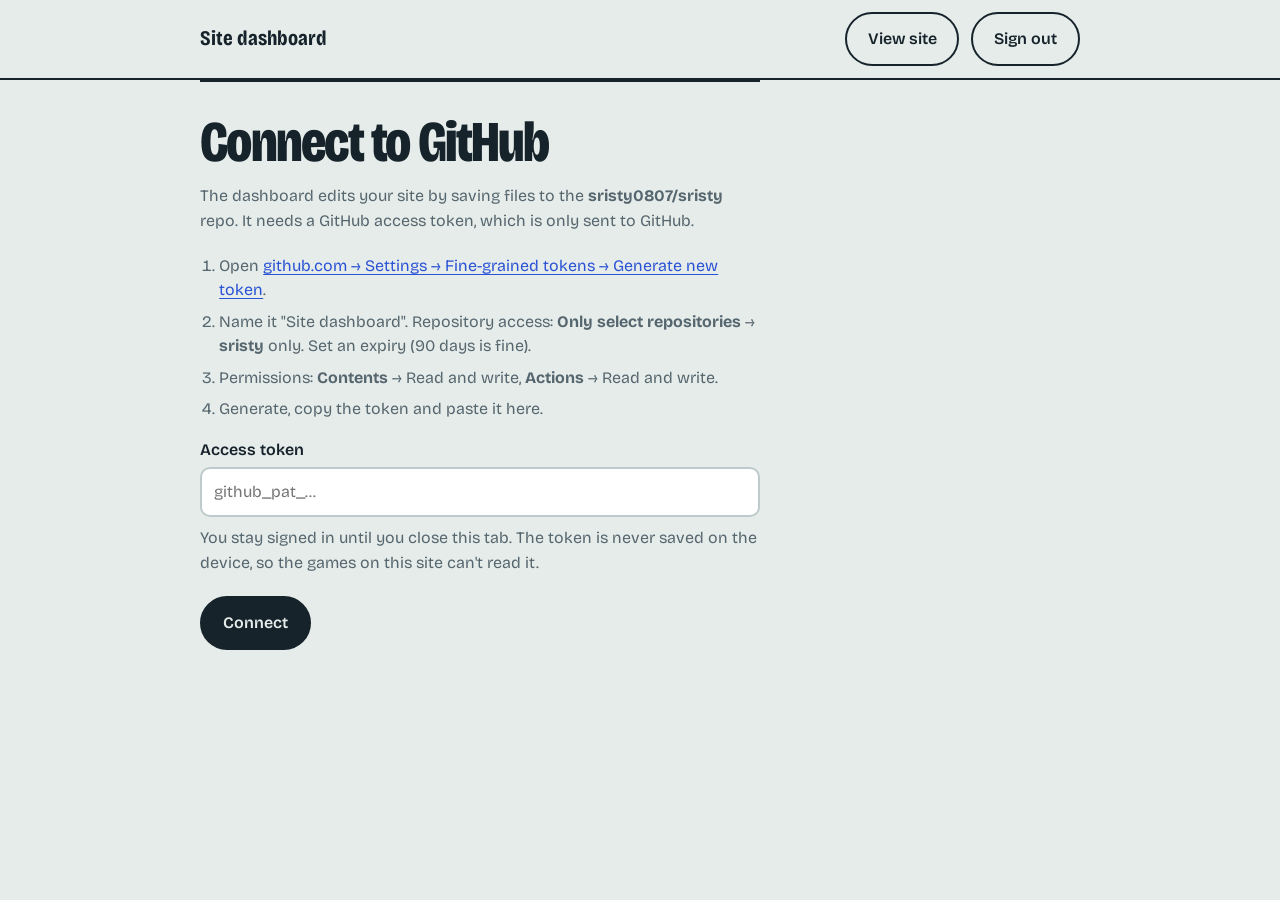
<file: admin.html>
<!DOCTYPE html>
<html lang="en">
<head>
<meta charset="utf-8">
<meta name="viewport" content="width=device-width, initial-scale=1">
<meta name="robots" content="noindex">
<title>Site dashboard</title>
<link rel="preconnect" href="https://fonts.googleapis.com">
<link rel="preconnect" href="https://fonts.gstatic.com" crossorigin>
<link href="https://fonts.googleapis.com/css2?family=Bricolage+Grotesque:opsz,wdth,wght@12..96,75..100,400..800&display=swap" rel="stylesheet">
<link rel="stylesheet" href="assets/style.css">
<style>
  body { font-size: 1rem; }
  .wrap { max-width: 920px; margin: 0 auto; padding: 0 1.25rem 6rem; }
  .bar { position: sticky; top: 0; z-index: 5; background: var(--paper); border-bottom: 2px solid var(--ink); }
  .bar .in { max-width: 920px; margin: 0 auto; padding: .75rem 1.25rem; display: flex; gap: .75rem; align-items: center; flex-wrap: wrap; }
  .bar h1 { font-size: 1.3rem; margin: 0; flex: 1; font-variation-settings: "wdth" 80; }
  .tabs { display: flex; gap: .25rem; overflow-x: auto; padding: .75rem 0 0; scrollbar-width: none; -webkit-mask-image: linear-gradient(90deg, #000 85%, transparent); mask-image: linear-gradient(90deg, #000 85%, transparent); }
  .tabs button:last-child { margin-right: 2rem; }
  .tabs button { flex: none; border: 2px solid transparent; background: none; font: inherit; font-weight: 600; padding: .5rem .9rem; border-radius: 999px; cursor: pointer; color: var(--ink); min-height: 44px; }
  .tabs button[aria-selected=true] { border-color: var(--ink); background: var(--ink); color: var(--paper); }
  .panel { padding-top: 1.5rem; }
  .panel h2 { font-size: 1.8rem; margin-bottom: .25rem; }
  .hint { color: var(--muted); margin: 0 0 1.25rem; max-width: 62ch; }
  label { display: block; font-weight: 600; margin: 1rem 0 .3rem; }
  input, textarea, select { width: 100%; font: inherit; font-size: 16px; padding: .65rem .75rem; border: 2px solid var(--line); border-radius: 10px; background: #fff; color: var(--ink); }
  textarea { min-height: 5.5rem; resize: vertical; line-height: 1.45; }
  input:focus, textarea:focus { outline: none; border-color: var(--cobalt); }
  .item { background: var(--paper-2); border-radius: 14px; padding: 1rem 1rem 1.1rem; margin-bottom: 1rem; }
  .item .head { display: flex; gap: .4rem; align-items: center; }
  .item .head strong { flex: 1; font-size: 1.1rem; }
  .mini { border: 2px solid var(--line); background: var(--paper); border-radius: 8px; min-width: 40px; min-height: 40px; font: inherit; font-weight: 700; cursor: pointer; color: var(--ink); }
  .mini:hover { border-color: var(--ink); }
  .mini.del:hover { border-color: #b42318; color: #b42318; }
  .grid2 { display: grid; grid-template-columns: 1fr 1fr; gap: 0 1rem; }
  .grid3 { display: grid; grid-template-columns: 2fr 1fr 1fr; gap: 0 1rem; }
  .row { display: flex; gap: .75rem; flex-wrap: wrap; align-items: center; margin-top: 1.25rem; }
  .savebar { position: fixed; left: 0; right: 0; bottom: 0; background: var(--ink); color: var(--paper); z-index: 6; transform: translateY(110%); transition: transform .2s; }
  .savebar { visibility: hidden; } .savebar.show { transform: none; visibility: visible; }
  .savebar .in { max-width: 920px; margin: 0 auto; padding: .75rem 1.25rem; display: flex; gap: 1rem; align-items: center; }
  .savebar span { flex: 1; }
  .savebar .btn { border-color: var(--paper); color: var(--paper); }
  .savebar .btn.primary { background: var(--amber); border-color: var(--amber); color: var(--ink); }
  .toast { position: fixed; top: 1rem; left: 50%; transform: translateX(-50%); background: var(--ink); color: var(--paper); padding: .7rem 1.1rem; border-radius: 10px; z-index: 9; max-width: 92vw; }
  .toast.err { background: #b42318; }
  .runs { list-style: none; padding: 0; margin: 0; border-top: 1.5px solid var(--line); }
  .runs li { display: grid; grid-template-columns: 1.2rem 1fr auto; gap: .6rem; padding: .7rem 0; border-bottom: 1.5px solid var(--line); align-items: baseline; }
  .runs small { color: var(--muted); }
  .dot { width: .8rem; height: .8rem; border-radius: 50%; background: var(--line); display: inline-block; }
  .dot.ok { background: #2e9e5b; } .dot.bad { background: #b42318; } .dot.run { background: var(--amber); animation: pulse 1s infinite; }
  @keyframes pulse { 50% { opacity: .35; } }
  .login { max-width: 560px; padding-top: 2rem; }
  .login ol { padding-left: 1.2rem; color: var(--muted); }
  .login li { margin-bottom: .4rem; }
  .thumb { width: 120px; aspect-ratio: 16/10; object-fit: cover; border-radius: 8px; background: var(--scan); display: block; }
  details summary { cursor: pointer; font-weight: 600; margin-top: .75rem; }
  .savebar .btn { white-space: nowrap; }
  @media (max-width: 600px) {
    .grid2, .grid3 { grid-template-columns: 1fr; } .panel h2 { font-size: 1.5rem; }
    .bar .in { flex-wrap: nowrap; padding: .6rem 1rem; } .bar h1 { font-size: 1.1rem; white-space: nowrap; }
    .bar .btn { padding: .45rem .8rem; font-size: .9rem; }
    .savebar .in { gap: .5rem; padding: .6rem 1rem; } .savebar span { font-size: .85rem; }
    .savebar .btn { padding: .55rem .8rem; font-size: .9rem; }
  }
  @media (prefers-reduced-motion: reduce) { .savebar { transition: none; } .dot.run { animation: none; } }
</style>
</head>
<body>
<div class="bar"><div class="in">
  <h1>Site dashboard</h1>
  <a class="btn" href="./" target="_blank" rel="noopener">View site</a>
  <button class="btn" id="logout" hidden>Sign out</button>
</div></div>

<div class="wrap">
  <section class="login" id="login">
    <h2>Connect to GitHub</h2>
    <p class="hint">The dashboard edits your site by saving files to the <b>sristy0807/sristy</b> repo. It needs a GitHub access token, which is only sent to GitHub.</p>
    <ol>
      <li>Open <a href="https://github.com/settings/personal-access-tokens/new" target="_blank" rel="noopener">github.com → Settings → Fine-grained tokens → Generate new token</a>.</li>
      <li>Name it "Site dashboard". Repository access: <b>Only select repositories</b> → <b>sristy</b> only. Set an expiry (90 days is fine).</li>
      <li>Permissions: <b>Contents</b> → Read and write, <b>Actions</b> → Read and write.</li>
      <li>Generate, copy the token and paste it here.</li>
    </ol>
    <label for="token">Access token</label>
    <input id="token" type="password" autocomplete="off" placeholder="github_pat_…">
    <p class="hint" style="margin-top:.6rem">You stay signed in until you close this tab. The token is never saved on the device, so the games on this site can't read it.</p>
    <div class="row"><button class="btn primary" id="connect">Connect</button></div>
  </section>

  <div id="app" hidden>
    <nav class="tabs" role="tablist">
      <button role="tab" data-tab="profile" aria-selected="true">Profile</button>
      <button role="tab" data-tab="work">Work</button>
      <button role="tab" data-tab="games">Games</button>
      <button role="tab" data-tab="publish">Sync and publish</button>
    </nav>
    <section class="panel" id="panel"></section>
  </div>
</div>

<div class="savebar" id="savebar"><div class="in">
  <span id="savemsg" aria-live="polite">You have unsaved changes.</span>
  <button class="btn" id="discard">Discard</button>
  <button class="btn primary" id="save">Save and publish</button>
</div></div>

<script src="assets/admin.js"></script>
</body>
</html>
</file>
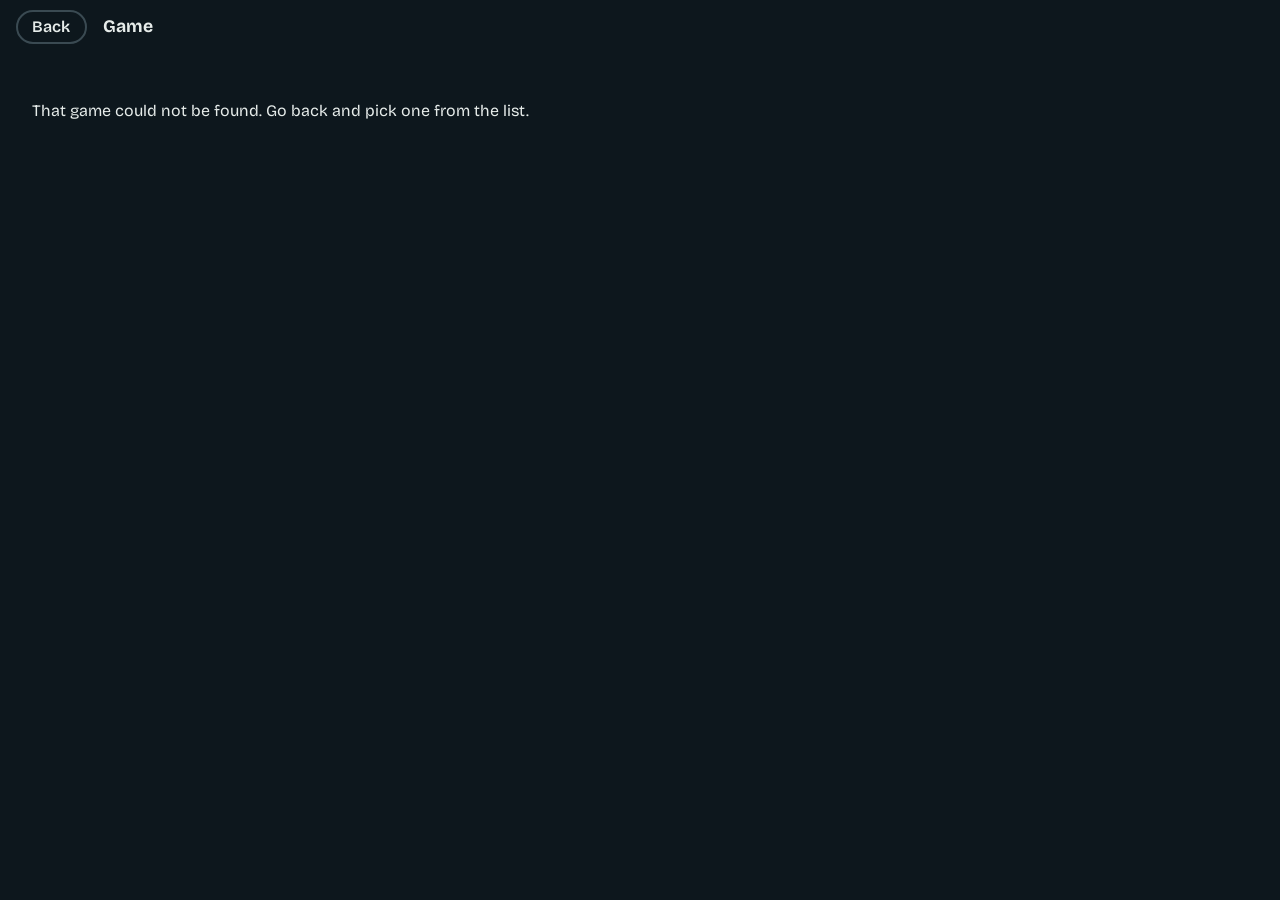
<file: play.html>
<!DOCTYPE html>
<html lang="en">
<head>
<meta charset="utf-8">
<meta name="viewport" content="width=device-width, initial-scale=1, viewport-fit=cover">
<title>Play — Sristy</title>
<link rel="preconnect" href="https://fonts.googleapis.com">
<link rel="preconnect" href="https://fonts.gstatic.com" crossorigin>
<link href="https://fonts.googleapis.com/css2?family=Bricolage+Grotesque:opsz,wdth,wght@12..96,75..100,400..800&display=swap" rel="stylesheet">
<style>
  html, body { margin: 0; height: 100%; background: #0d171d; color: #e6ecea; font-family: "Bricolage Grotesque", system-ui, sans-serif; }
  body { display: flex; flex-direction: column; }
  .bar { display: flex; align-items: center; gap: 1rem; padding: .6rem 1rem; padding-top: max(.6rem, env(safe-area-inset-top)); }
  .bar a, .bar button { color: #e6ecea; font: inherit; font-weight: 600; background: none; border: 2px solid #3a4a52; border-radius: 999px; padding: .35rem .9rem; text-decoration: none; cursor: pointer; }
  .bar a:hover, .bar button:hover { border-color: #e5a634; }
  .bar a:focus-visible, .bar button:focus-visible { outline: 3px solid #e5a634; outline-offset: 2px; }
  .bar h1 { font-size: 1.1rem; margin: 0; flex: 1; font-weight: 700; white-space: nowrap; overflow: hidden; text-overflow: ellipsis; }
  iframe { flex: 1; width: 100%; border: 0; background: #000; }
  .err { padding: 2rem; max-width: 60ch; }
</style>
</head>
<body>
<div class="bar">
  <a href="./#games">Back</a>
  <h1 id="title">Game</h1>
  <button id="fs" type="button">Full screen</button>
</div>
<script>
  const q = new URLSearchParams(location.search);
  const game = q.get('game') || '';
  const title = q.get('title') || 'Game';
  document.getElementById('title').textContent = title;
  document.title = title + ' — Sristy';

  // Only allow folders inside games/ so the URL can't load arbitrary sites.
  if (/^games\/[\w\-\/.]+$/.test(game) && !game.includes('..')) {
    const f = document.createElement('iframe');
    f.src = game;
    f.title = title;
    f.allow = 'fullscreen; autoplay; encrypted-media; picture-in-picture; gamepad; accelerometer; gyroscope; xr-spatial-tracking';
    f.allowFullscreen = true;
    fetch(game, { method: 'HEAD', cache: 'no-cache' }).then(r => { if (r.ok) document.body.appendChild(f); else notFound(); }).catch(() => document.body.appendChild(f));
    f.addEventListener('load', () => f.focus());
    document.getElementById('fs').onclick = () => (f.requestFullscreen || f.webkitRequestFullscreen || (() => {})).call(f);
  } else notFound();
  function notFound() {
    document.body.insertAdjacentHTML('beforeend', '<p class="err">That game could not be found. Go back and pick one from the list.</p>');
    document.getElementById('fs').hidden = true;
  }
</script>
</body>
</html>
</file>
<file: assets/style.css>
:root {
  --paper: #e6ecea;
  --paper-2: #dbe3e1;
  --ink: #16232b;
  --muted: #56666e;
  --line: #bccaca;
  --scan: #0d171d;
  --cobalt: #2a52d4;
  --amber: #e5a634;
  --radius-lg: 18px;
  --radius-sm: 6px;
  --font: "Bricolage Grotesque", system-ui, sans-serif;
  --measure: 66ch;
}

* { box-sizing: border-box; }
html { scroll-behavior: smooth; }
@media (prefers-reduced-motion: reduce) { html { scroll-behavior: auto; } }

body {
  margin: 0;
  background: var(--paper);
  color: var(--ink);
  font-family: var(--font);
  font-size: 1.0625rem;
  line-height: 1.55;
  font-variation-settings: "wdth" 100;
}

a { color: var(--cobalt); text-underline-offset: 3px; }
a:focus-visible, button:focus-visible, canvas:focus-visible {
  outline: 3px solid var(--amber);
  outline-offset: 3px;
  border-radius: 4px;
}

.skip { position: absolute; left: -999px; }
.skip:focus { left: 1rem; top: 1rem; background: var(--ink); color: var(--paper); padding: .5rem .8rem; z-index: 10; }

/* Header */
.top {
  display: flex; justify-content: space-between; align-items: center;
  max-width: 1180px; margin: 0 auto; padding: 1.25rem 1.5rem;
}
.mark {
  font-weight: 800; font-size: 1.25rem; letter-spacing: -.02em;
  color: var(--ink); text-decoration: none;
  font-variation-settings: "wdth" 75;
}
.top nav { display: flex; gap: 1.5rem; }
.top nav a { color: var(--ink); text-decoration: none; font-weight: 500; }
.top nav a:hover { text-decoration: underline; }

main { max-width: 1180px; margin: 0 auto; padding: 0 1.5rem; }

/* Hero */
.hero {
  display: grid;
  grid-template-columns: minmax(0, 1fr) minmax(0, 1.05fr);
  gap: 3rem;
  align-items: center;
  padding: 2.5rem 0 5rem;
}
.hero h1 {
  font-size: clamp(4.5rem, 13vw, 10rem);
  line-height: .86;
  font-weight: 800;
  letter-spacing: -.045em;
  margin: 0 0 1.75rem;
  font-variation-settings: "wdth" 75, "opsz" 96;
}
.lede {
  font-size: clamp(1.35rem, 2.2vw, 1.7rem);
  line-height: 1.3;
  font-weight: 500;
  margin: 0 0 1rem;
  max-width: 30ch;
}
.sub { color: var(--muted); max-width: 52ch; margin: 0 0 2rem; }

.actions { display: flex; flex-wrap: wrap; gap: .75rem; }
.btn {
  display: inline-block;
  padding: .8rem 1.3rem;
  border: 2px solid var(--ink);
  border-radius: 999px;
  color: var(--ink);
  font-weight: 600;
  text-decoration: none;
  background: transparent;
  font: inherit; font-weight: 600; cursor: pointer;
}
.btn:hover { background: var(--ink); color: var(--paper); }
.btn.primary { background: var(--ink); color: var(--paper); }
.btn.primary:hover { background: var(--cobalt); border-color: var(--cobalt); }

/* The one bold thing: the scan */
.scan {
  margin: 0 auto; width: 100%;
  max-width: calc((100svh - 9rem) * 560 / 460 + 2rem);
  background: var(--scan);
  border-radius: var(--radius-lg);
  padding: 1rem 1rem .85rem;
  color: #9fb3ba;
}
.scan canvas {
  display: block; width: 100%; height: auto; aspect-ratio: 560 / 460;
  cursor: crosshair; touch-action: pan-y;
  border-radius: 10px;
}
.scan figcaption {
  display: flex; justify-content: space-between; gap: 1rem; align-items: baseline;
  font-size: .85rem; padding: .7rem .25rem 0;
}
.scan output { color: var(--amber); font-variant-numeric: tabular-nums; white-space: nowrap; font-weight: 600; }

/* Sections */
section { padding: 4.5rem 0; border-top: 2px solid var(--ink); }
.hero { border-top: 0; }
h2 {
  font-size: clamp(2.2rem, 5vw, 3.6rem);
  line-height: 1;
  letter-spacing: -.03em;
  font-weight: 800;
  margin: 0 0 .75rem;
  font-variation-settings: "wdth" 80, "opsz" 72;
}
h3 { font-size: 1.3rem; line-height: 1.2; margin: 0 0 .4rem; font-weight: 700; }
.section-intro { color: var(--muted); margin: 0 0 2rem; max-width: var(--measure); }

/* Featured games */
.featured { display: grid; gap: 1.5rem; }
.game {
  display: grid;
  grid-template-columns: minmax(0, 1.2fr) minmax(0, 1fr);
  background: var(--paper-2);
  border-radius: var(--radius-lg);
  overflow: hidden;
}
.game .cover { position: relative; aspect-ratio: 16 / 10; align-self: center; background: var(--scan); }
.game .cover img, .game .cover canvas { position: absolute; inset: 0; width: 100%; height: 100%; object-fit: cover; display: block; }
.game .body { padding: 2rem; display: flex; flex-direction: column; }
.game h3 { font-size: 2rem; letter-spacing: -.02em; font-variation-settings: "wdth" 85; }
.game .meta { color: var(--muted); margin: 0 0 1rem; font-size: .95rem; }
.game .desc { margin: 0 0 1rem; max-width: 48ch; }
.game .controls { font-size: .92rem; color: var(--muted); margin: 0 0 1.5rem; }
.tags { list-style: none; padding: 0; margin: 0 0 1.5rem; display: flex; flex-wrap: wrap; gap: .4rem; }
.tags li { font-size: .82rem; padding: .2rem .6rem; border: 1.5px solid var(--line); border-radius: var(--radius-sm); }
.game .actions { margin-top: auto; }

/* Archive */
.archive-h { margin-top: 4rem; font-size: 1.6rem; }
.archive { list-style: none; padding: 0; margin: 0; border-top: 1.5px solid var(--line); }
.archive li {
  display: grid; grid-template-columns: 1fr 5rem 6rem auto; gap: 1rem; align-items: baseline;
  padding: .85rem 0; border-bottom: 1.5px solid var(--line);
}
.archive .t { font-weight: 600; }
.archive .y, .archive .e { color: var(--muted); font-variant-numeric: tabular-nums; font-size: .95rem; }
.archive .l { display: flex; gap: 1rem; justify-content: flex-end; }
.archive .play { color: var(--ink); font-weight: 700; text-decoration-color: var(--amber); text-decoration-thickness: 3px; }

/* Work timeline: it really is a sequence */
.timeline { list-style: none; padding: 0; margin: 2rem 0 0; }
.timeline li {
  display: grid; grid-template-columns: 9rem 1fr; gap: 1.5rem;
  padding: 1.25rem 0; border-bottom: 1.5px solid var(--line);
}
.timeline .when { color: var(--muted); font-variant-numeric: tabular-nums; padding-top: .1rem; }
.timeline p { margin: 0; color: var(--muted); max-width: var(--measure); }
.clients { margin: 2rem 0 0; max-width: var(--measure); }
.cols { display: grid; grid-template-columns: 1fr 1fr; gap: 3rem; margin-top: 3rem; }
.cols p { margin: 0; color: var(--muted); }

/* Contact */
.contact p { max-width: var(--measure); }
.links { list-style: none; padding: 0; margin: 1.5rem 0 0; font-size: 1.4rem; font-weight: 600; }
.links li { margin-bottom: .5rem; }

.foot { max-width: 1180px; margin: 0 auto; padding: 2rem 1.5rem 3rem; color: var(--muted); font-size: .9rem; }

/* Responsive */
@media (max-width: 860px) {
  .hero { grid-template-columns: 1fr; gap: 2rem; padding-bottom: 3.5rem; }
  .game { grid-template-columns: 1fr; }

  .cols { grid-template-columns: 1fr; gap: 2rem; }
}
@media (max-width: 560px) {
  .top nav { gap: 1rem; }
  .archive li { grid-template-columns: 1fr auto; }
  .archive .e { display: none; }
  .archive .l { grid-column: 1 / -1; justify-content: flex-start; }
  .timeline li { grid-template-columns: 1fr; gap: .25rem; }
  .scan figcaption { flex-direction: column; gap: .3rem; }
  .game .body { padding: 1.5rem; }
}
</file>
